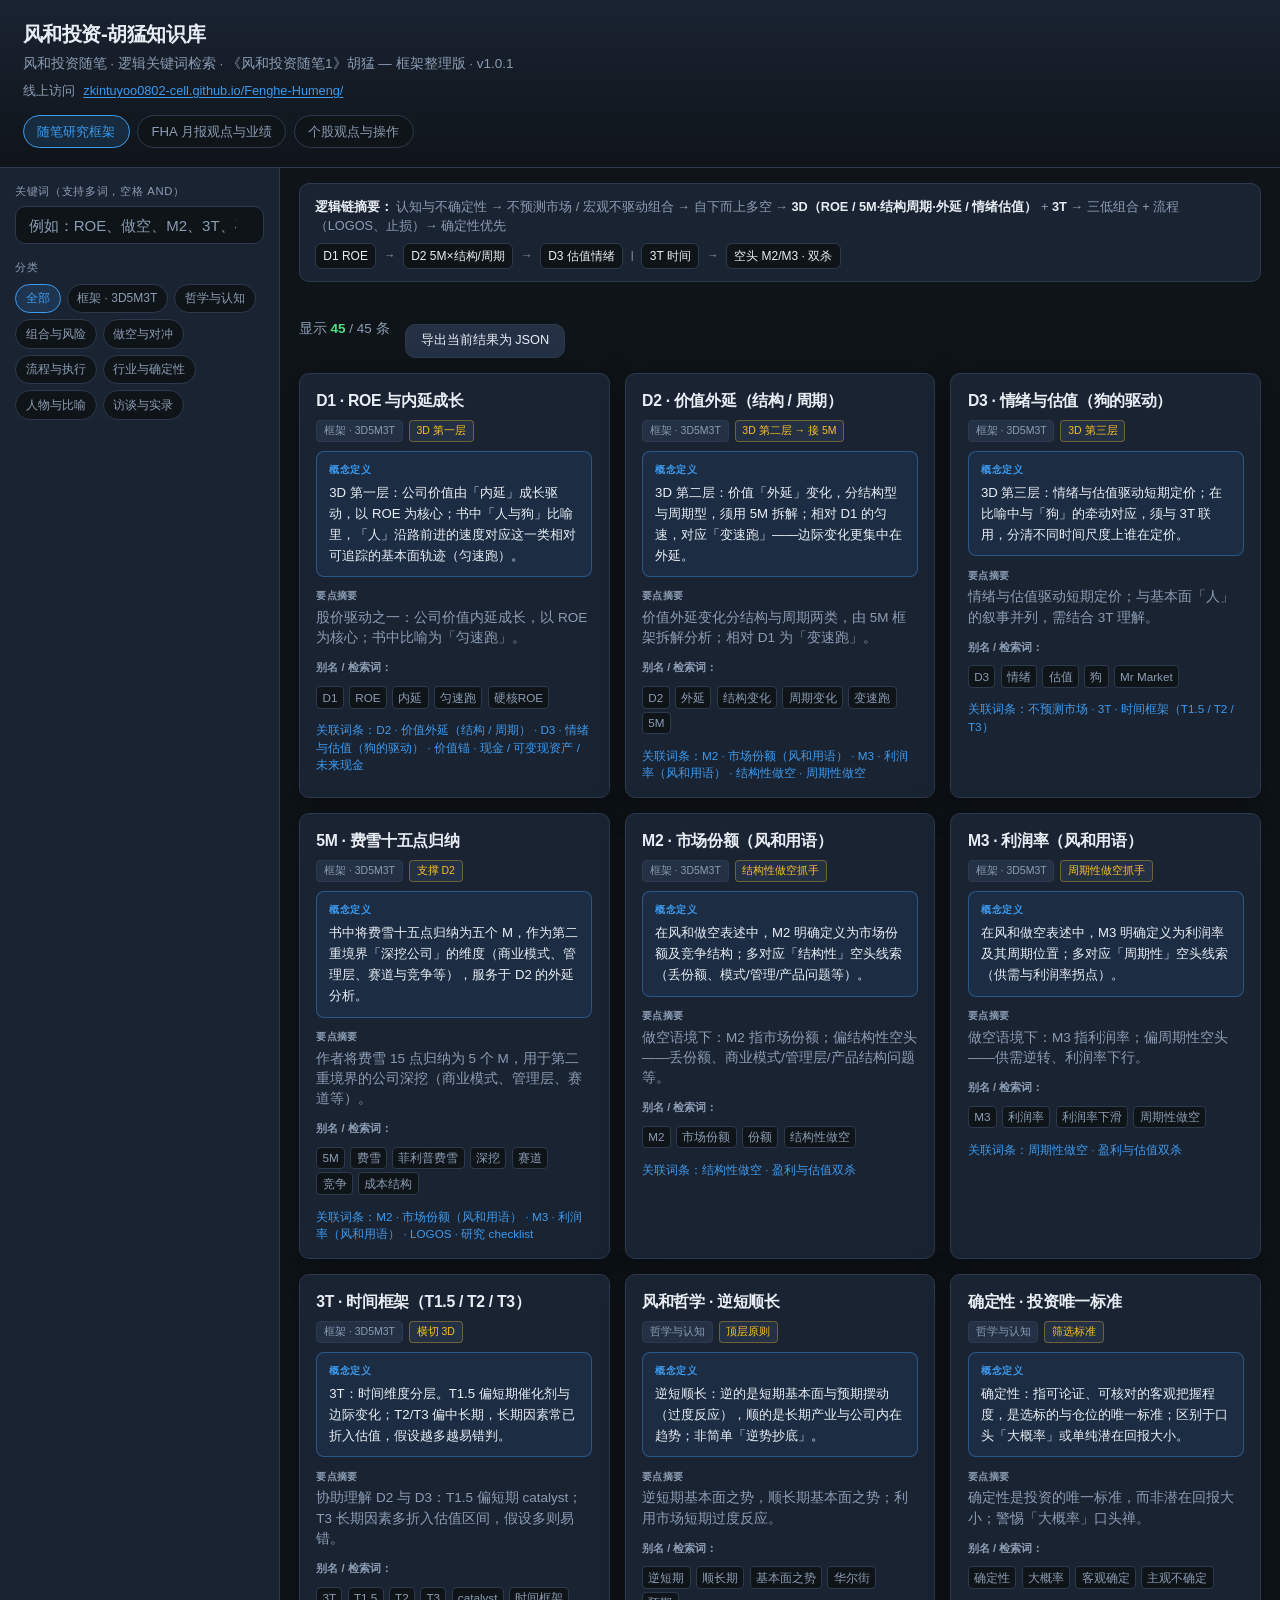
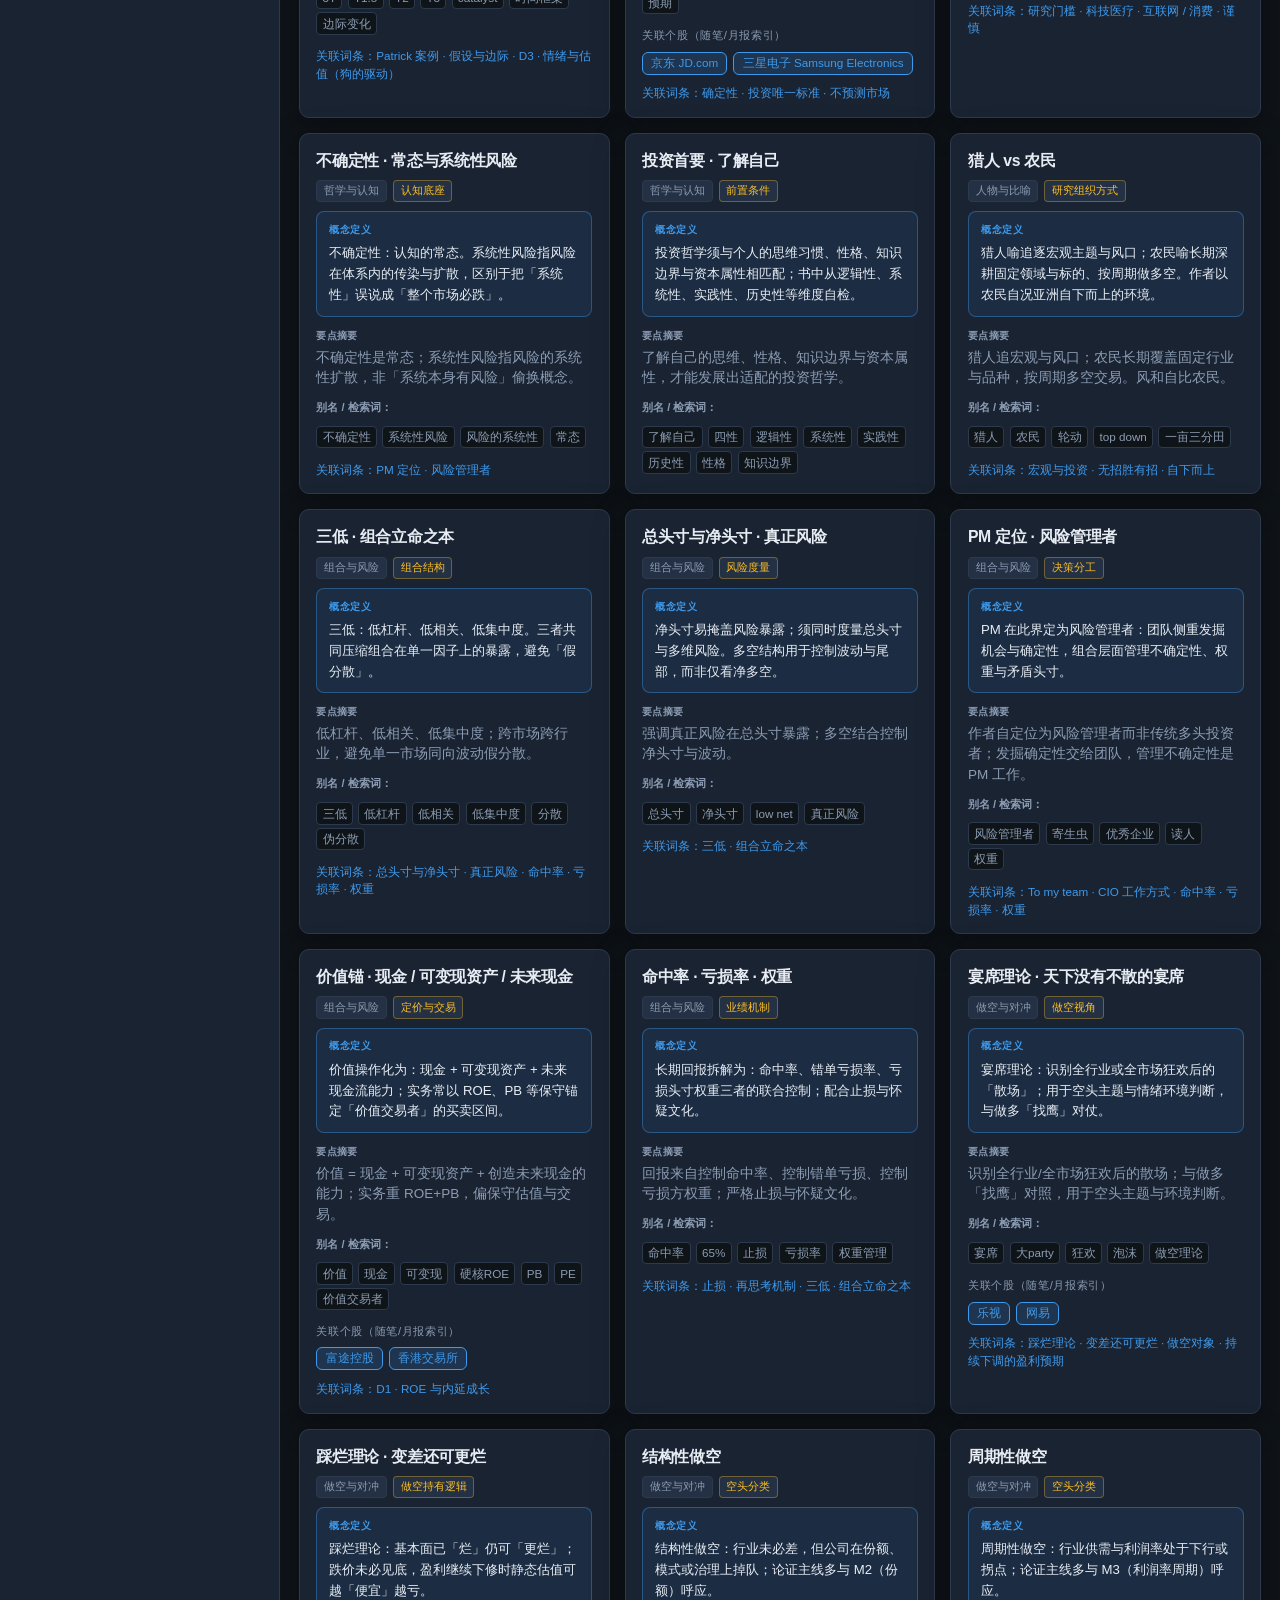
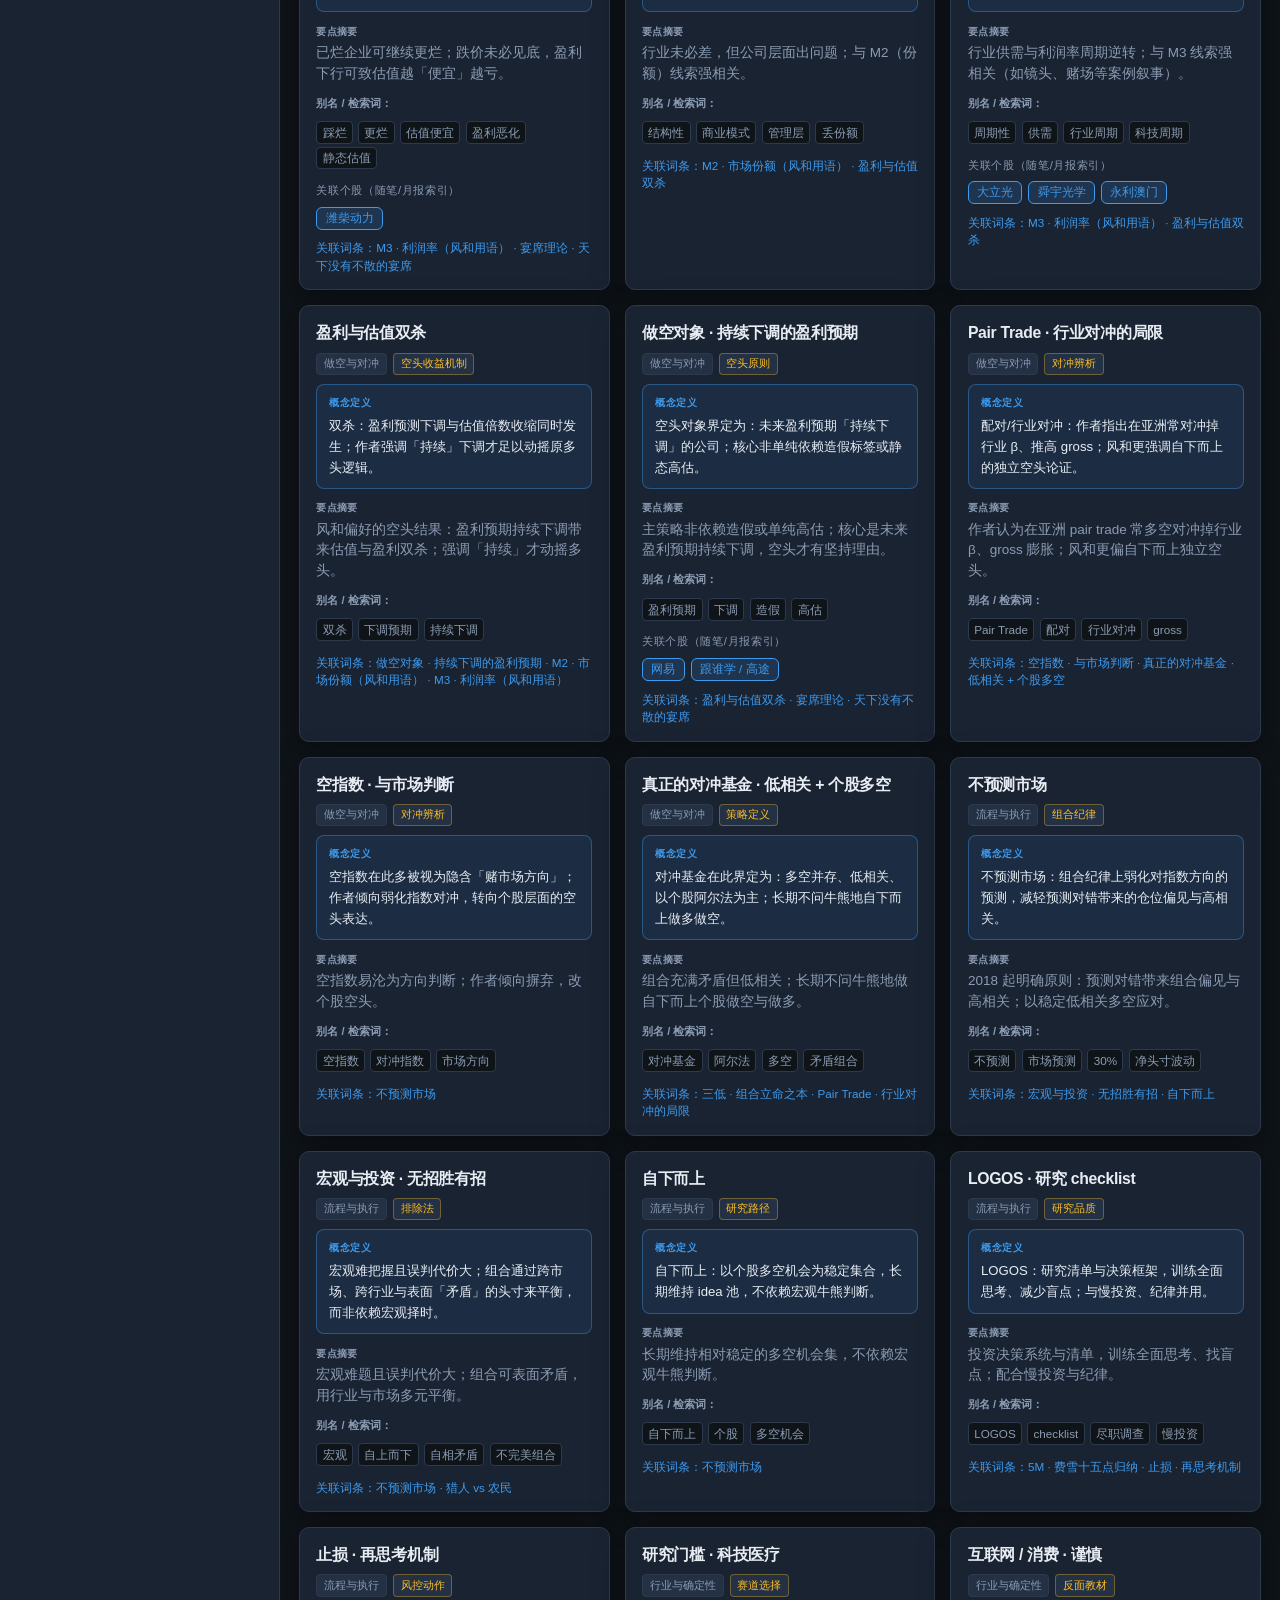
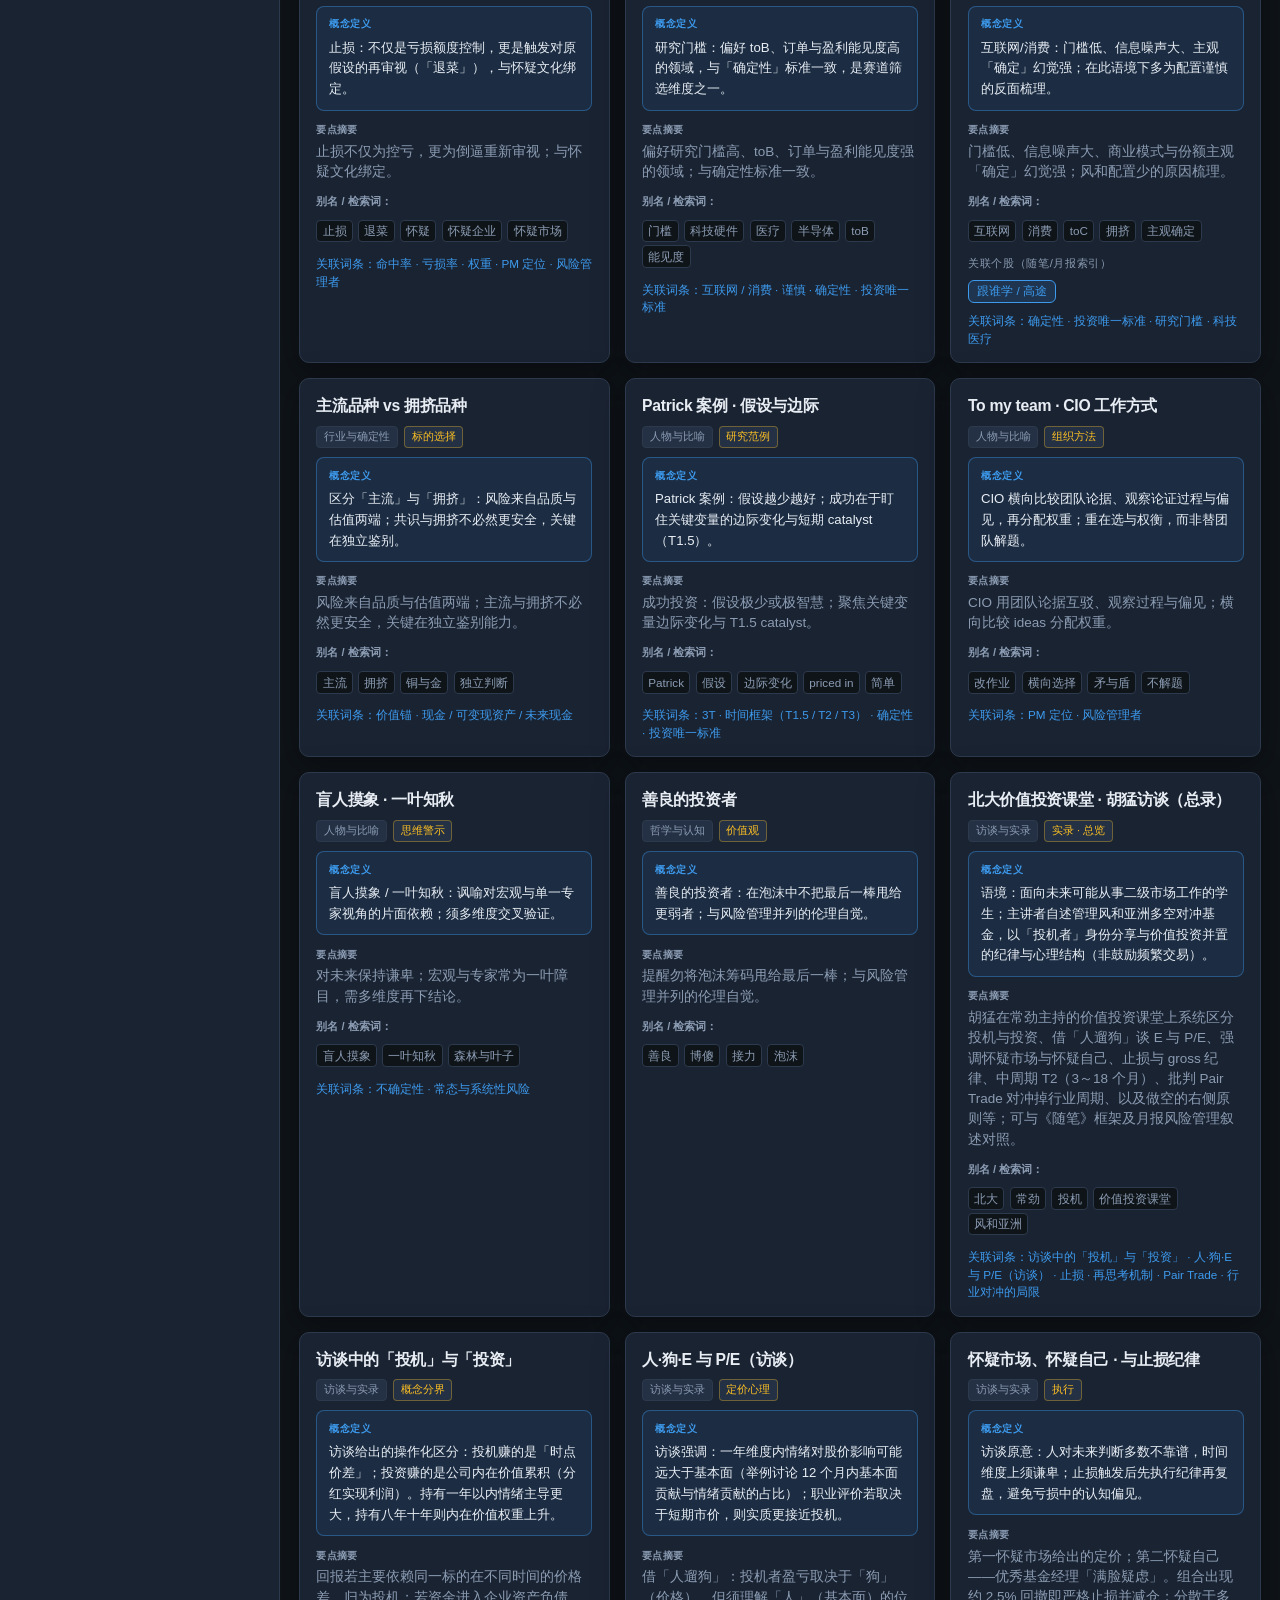
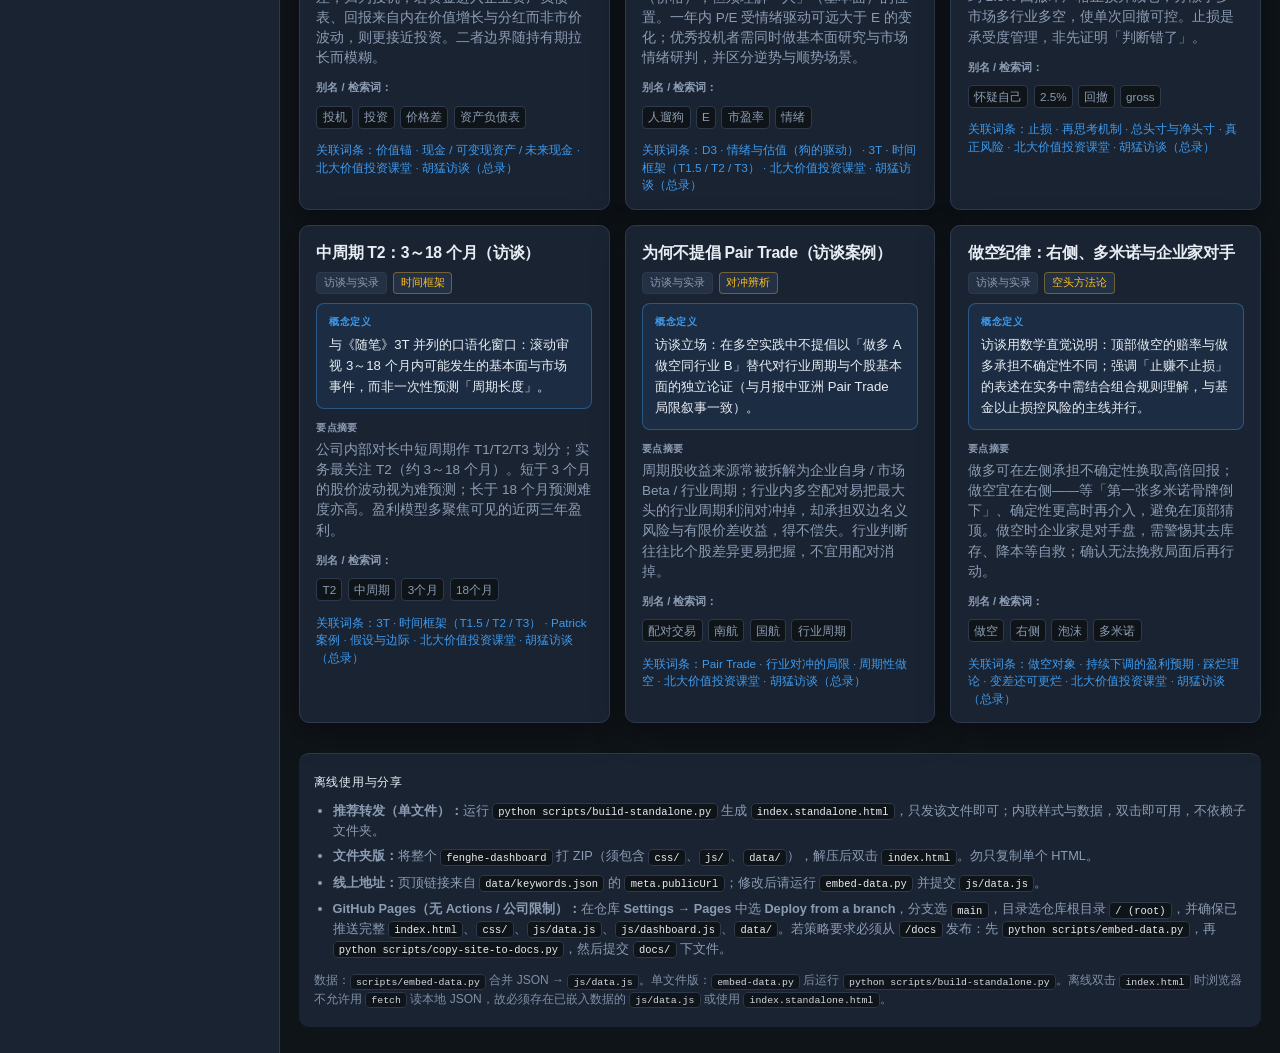
<file: index.html>
<!DOCTYPE html>
<html lang="zh-CN">
  <head>
    <meta charset="utf-8" />
    <meta name="viewport" content="width=device-width, initial-scale=1" />
    <title>风和投资-胡猛知识库</title>
    <style id="kb-critical-fallback">
      /* 不依赖 dashboard.css：资源缺失时仍能显示告警 */
      #kb-asset-warning {
        display: none;
        box-sizing: border-box;
        margin: 0;
        padding: 12px 16px;
        background: #fef2f2;
        border-bottom: 2px solid #ef4444;
        color: #111;
        font: 14px/1.55 "Microsoft YaHei", "微软雅黑", sans-serif;
      }
      #kb-asset-warning.show {
        display: block;
      }
      #kb-asset-warning code {
        background: #fee2e2;
        padding: 0 4px;
        border-radius: 3px;
        font-size: 0.92em;
      }
    </style>
    <link rel="stylesheet" href="css/dashboard.css" />
  </head>
  <body>
    <div id="kb-asset-warning" role="alert" hidden>
      <strong>无法加载样式或数据。</strong>
      常见原因：① 只复制了单个 HTML，未带上同级的 <code>css/</code>、<code>js/</code> 文件夹；② ZIP 未完整解压或路径被移动。
      请把<strong>整个</strong>知识库文件夹解压到本地，再双击其中的 <code>index.html</code>。
      若需「单文件」转发，请使用同目录下的 <code>index.standalone.html</code>（生成方式见页脚说明）。
    </div>
    <header class="app-header">
      <h1 id="meta-title">风和投资-胡猛知识库</h1>
      <p class="subtitle" id="meta-subtitle"></p>
      <p class="public-link-wrap" id="public-link-wrap" hidden>
        <span class="public-link-label">线上访问</span>
        <a id="public-url-link" href="#" target="_blank" rel="noopener noreferrer"></a>
      </p>
      <nav class="view-tabs" id="view-tabs" aria-label="视图切换">
        <button type="button" class="view-tab active" data-view="framework" aria-selected="true">
          随笔研究框架
        </button>
        <button type="button" class="view-tab" data-view="monthly" aria-selected="false">
          FHA 月报观点与业绩
        </button>
        <button type="button" class="view-tab" data-view="stocks" aria-selected="false">
          个股观点与操作
        </button>
      </nav>
    </header>

    <div class="layout">
      <aside class="sidebar" id="sidebar-framework" aria-label="框架筛选">
        <div class="search-wrap">
          <label for="search">关键词（支持多词，空格 AND）</label>
          <input
            id="search"
            type="search"
            placeholder="例如：ROE、做空、M2、3T、确定性…"
            autocomplete="off"
          />
        </div>
        <p class="category-label">分类</p>
        <div id="category-chips" class="category-chips"></div>
      </aside>

      <aside class="sidebar hidden" id="sidebar-monthly" aria-label="月报筛选">
        <div class="search-wrap">
          <label for="search-monthly">检索月报（观点 / 业绩 / 对照标签）</label>
          <input
            id="search-monthly"
            type="search"
            placeholder="例如：止损、AI、gross、3D、恒瑞…"
            autocomplete="off"
          />
        </div>
        <p class="category-label">年份</p>
        <div id="year-chips" class="category-chips"></div>
      </aside>

      <aside class="sidebar hidden" id="sidebar-stocks" aria-label="个股筛选">
        <div class="search-wrap">
          <label for="search-stock">检索个股（名称 / 代码 / 别名）</label>
          <input
            id="search-stock"
            type="search"
            placeholder="例如：恒瑞、三星、600276、ALGN…"
            autocomplete="off"
          />
        </div>
        <p class="category-label">标的列表</p>
        <div id="stock-list" class="stock-list" role="listbox" aria-label="个股列表"></div>
      </aside>

      <main class="main">
        <div id="panel-framework">
        <div class="logic-strip" role="region" aria-label="逻辑链摘要">
          <strong>逻辑链摘要：</strong>
          认知与不确定性 → 不预测市场 / 宏观不驱动组合 → 自下而上多空 →
          <strong>3D（ROE / 5M·结构周期·外延 / 情绪估值）</strong> +
          <strong>3T</strong> → 三低组合 + 流程（LOGOS、止损）→ 确定性优先
          <div class="logic-flow" aria-hidden="true">
            <span class="flow-item">D1 ROE</span>
            <span class="arrow">→</span>
            <span class="flow-item">D2 5M×结构/周期</span>
            <span class="arrow">→</span>
            <span class="flow-item">D3 估值情绪</span>
            <span class="arrow">|</span>
            <span class="flow-item">3T 时间</span>
            <span class="arrow">→</span>
            <span class="flow-item">空头 M2/M3 · 双杀</span>
          </div>
        </div>

        <div class="stats-bar">
          <span>显示 <span class="count" id="stat-count">0</span> / <span id="stat-total">0</span> 条</span>
          <div class="footer-actions">
            <button type="button" class="export" id="export-json">导出当前结果为 JSON</button>
          </div>
        </div>

        <div id="card-grid" class="card-grid"></div>
        </div>

        <div id="panel-monthly" class="hidden">
          <div class="monthly-intro" id="monthly-intro"></div>
          <div id="monthly-chart-wrap" class="monthly-chart-wrap" aria-label="月度收益图表"></div>
          <div class="monthly-table-wrap">
            <table class="monthly-table" id="monthly-table" aria-label="月度业绩一览">
              <thead>
                <tr>
                  <th>期间</th>
                  <th>MTD</th>
                  <th>YTD</th>
                  <th>TTM</th>
                  <th>杠杆</th>
                  <th>AUM (US$m)</th>
                </tr>
              </thead>
              <tbody id="monthly-table-body"></tbody>
            </table>
          </div>
          <div class="stats-bar">
            <span>月报 <span class="count" id="monthly-stat-count">0</span> / <span id="monthly-stat-total">0</span> 期</span>
            <div class="footer-actions">
              <button type="button" class="export" id="export-monthly-json">导出当前筛选月报 JSON</button>
            </div>
          </div>
          <div id="monthly-card-grid" class="card-grid monthly-card-grid"></div>
        </div>

        <div id="panel-stocks" class="hidden">
          <div class="stock-panel-intro" id="stock-panel-intro"></div>
          <div class="stats-bar">
            <span>已选标的的历史表述 <span class="count" id="stock-mention-count">0</span> 条</span>
            <div class="footer-actions">
              <button type="button" class="export" id="export-stock-json">导出当前个股 JSON</button>
            </div>
          </div>
          <div id="stock-detail" class="stock-detail"></div>
        </div>

        <footer class="site-footer" id="site-footer">
          <p class="site-footer-title">离线使用与分享</p>
          <ul class="site-footer-list">
            <li><strong>推荐转发（单文件）：</strong>运行 <code>python scripts/build-standalone.py</code> 生成 <code>index.standalone.html</code>，只发该文件即可；内联样式与数据，双击即可用，不依赖子文件夹。</li>
            <li><strong>文件夹版：</strong>将整个 <code>fenghe-dashboard</code> 打 ZIP（须包含 <code>css/</code>、<code>js/</code>、<code>data/</code>），解压后双击 <code>index.html</code>。勿只复制单个 HTML。</li>
            <li><strong>线上地址：</strong>页顶链接来自 <code>data/keywords.json</code> 的 <code>meta.publicUrl</code>；修改后请运行 <code>embed-data.py</code> 并提交 <code>js/data.js</code>。</li>
            <li><strong>GitHub Pages（无 Actions / 公司限制）：</strong>在仓库 <strong>Settings → Pages</strong> 中选 <strong>Deploy from a branch</strong>，分支选 <code>main</code>，目录选仓库根目录 <code>/ (root)</code>，并确保已推送完整 <code>index.html</code>、<code>css/</code>、<code>js/data.js</code>、<code>js/dashboard.js</code>、<code>data/</code>。若策略要求必须从 <code>/docs</code> 发布：先 <code>python scripts/embed-data.py</code>，再 <code>python scripts/copy-site-to-docs.py</code>，然后提交 <code>docs/</code> 下文件。</li>
          </ul>
          <p class="site-footer-meta">数据：<code>scripts/embed-data.py</code> 合并 JSON → <code>js/data.js</code>。单文件版：<code>embed-data.py</code> 后运行 <code>python scripts/build-standalone.py</code>。离线双击 <code>index.html</code> 时浏览器不允许用 <code>fetch</code> 读本地 JSON，故必须存在已嵌入数据的 <code>js/data.js</code> 或使用 <code>index.standalone.html</code>。</p>
        </footer>
      </main>
    </div>

    <script src="js/data.js" defer></script>
    <script src="js/dashboard.js" defer></script>
    <script>
      (function () {
        function checkAssets() {
          var link = document.querySelector('link[href*="dashboard.css"]');
          var cssOk;
          if (link) {
            cssOk = !!link.sheet;
          } else {
            cssOk = document.querySelectorAll("head > style").length >= 2;
          }
          var dataOk =
            typeof window.__FENGHE_KB__ === "object" && window.__FENGHE_KB__ !== null;
          if (!cssOk || !dataOk) {
            var w = document.getElementById("kb-asset-warning");
            if (w) {
              w.hidden = false;
              w.classList.add("show");
            }
          }
        }
        window.addEventListener("load", checkAssets);
      })();
    </script>
  </body>
</html>
</file>
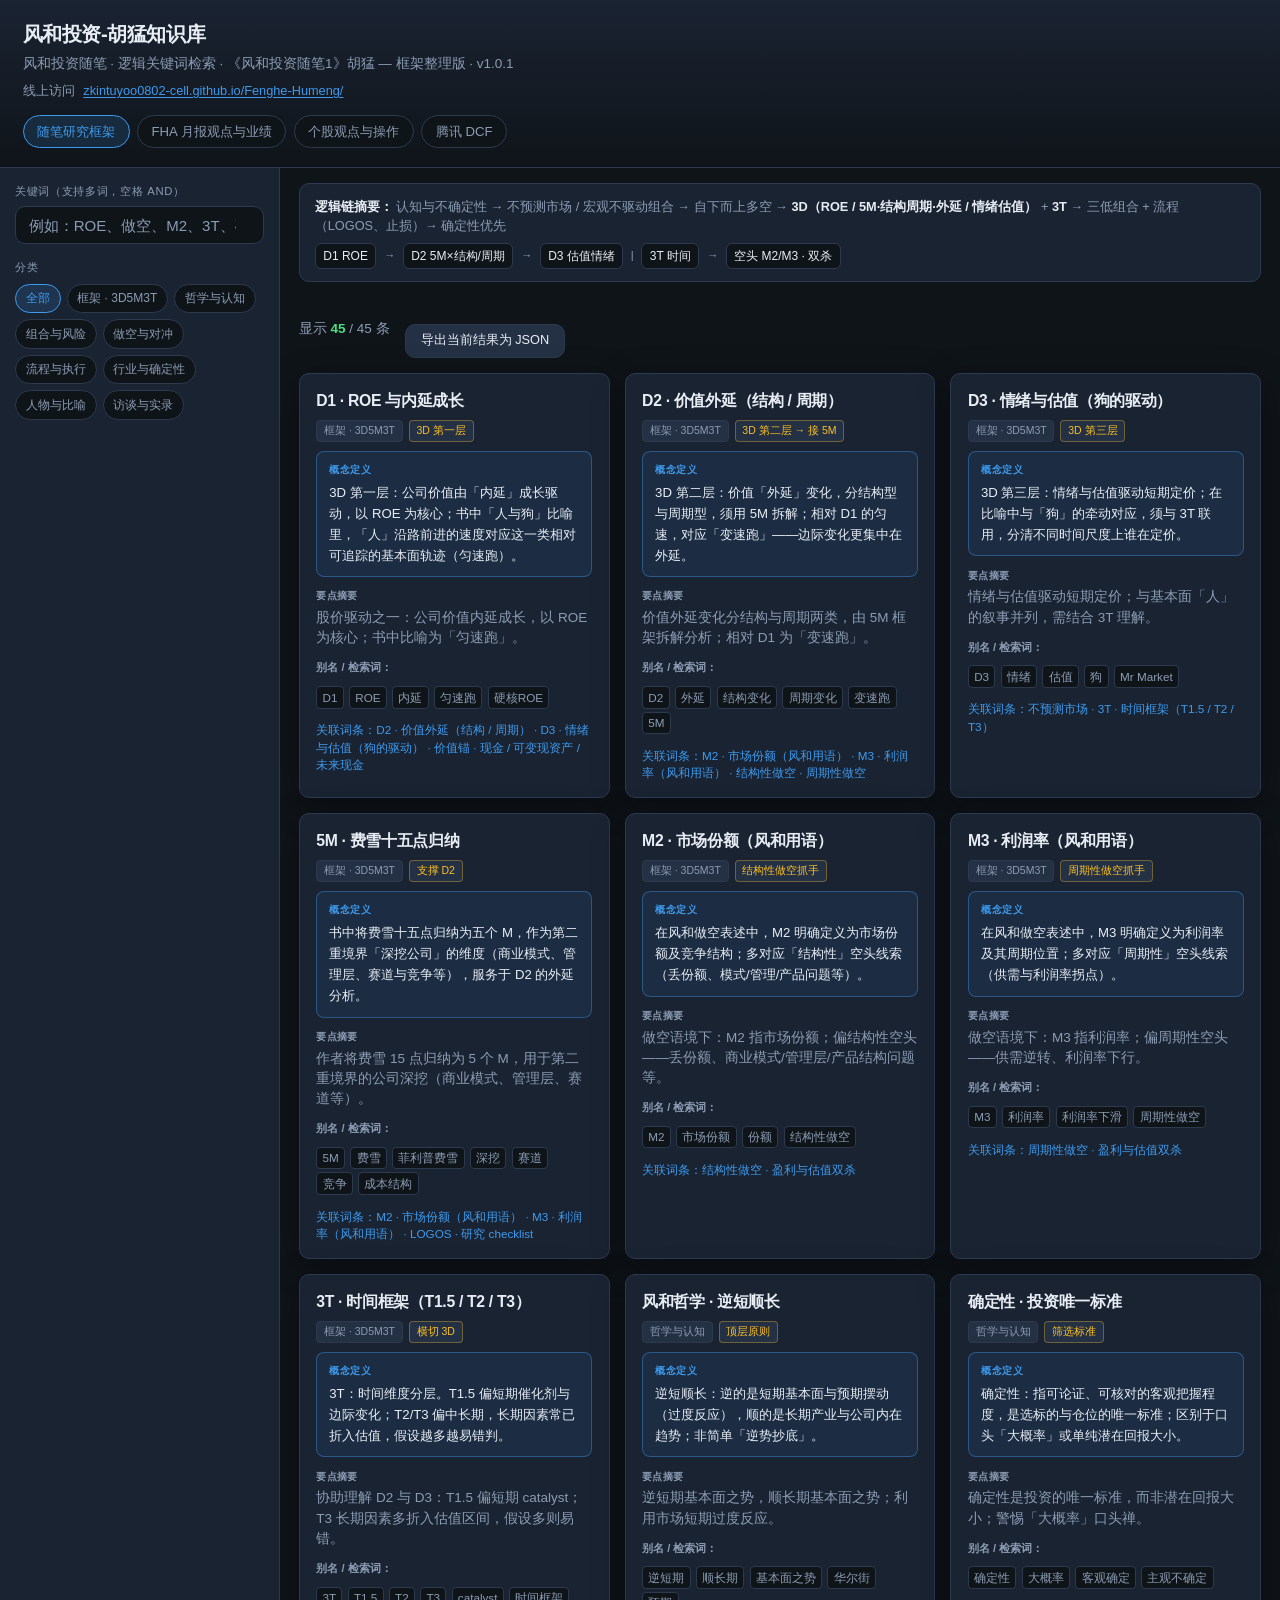
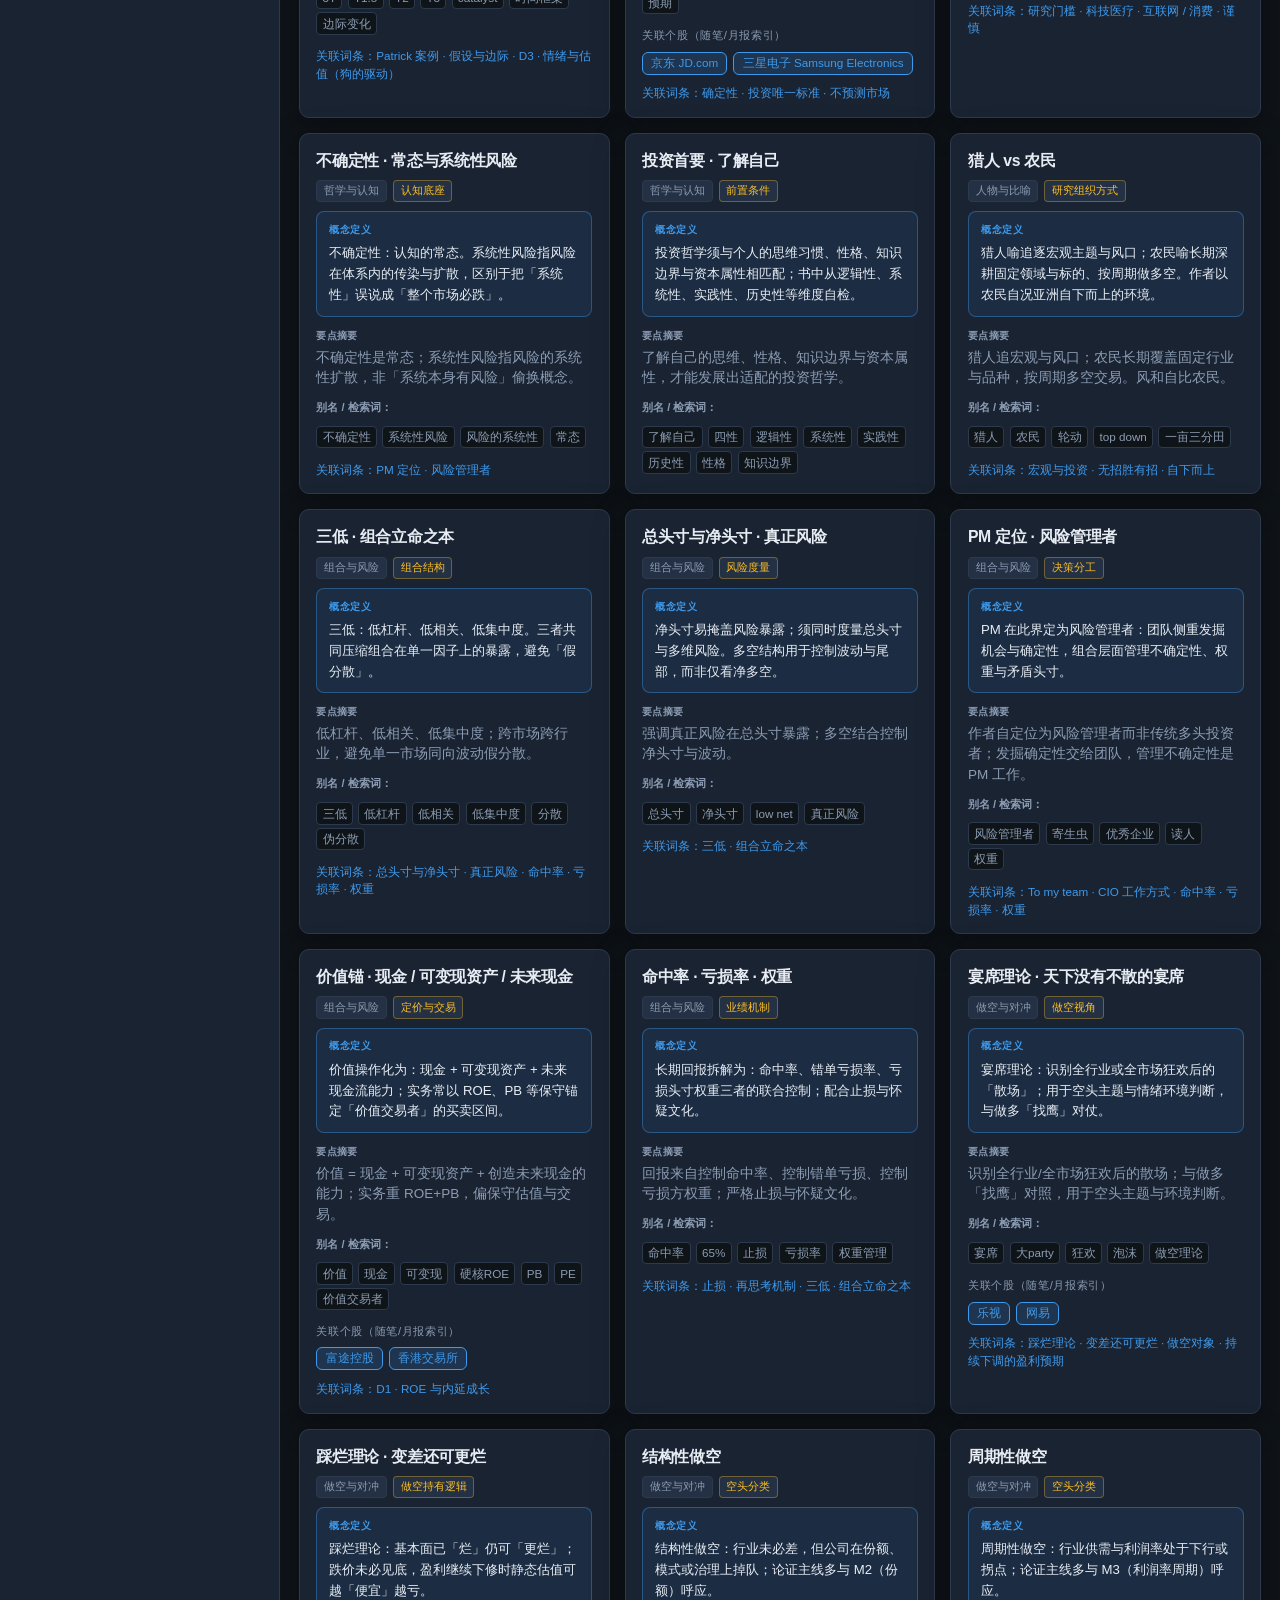
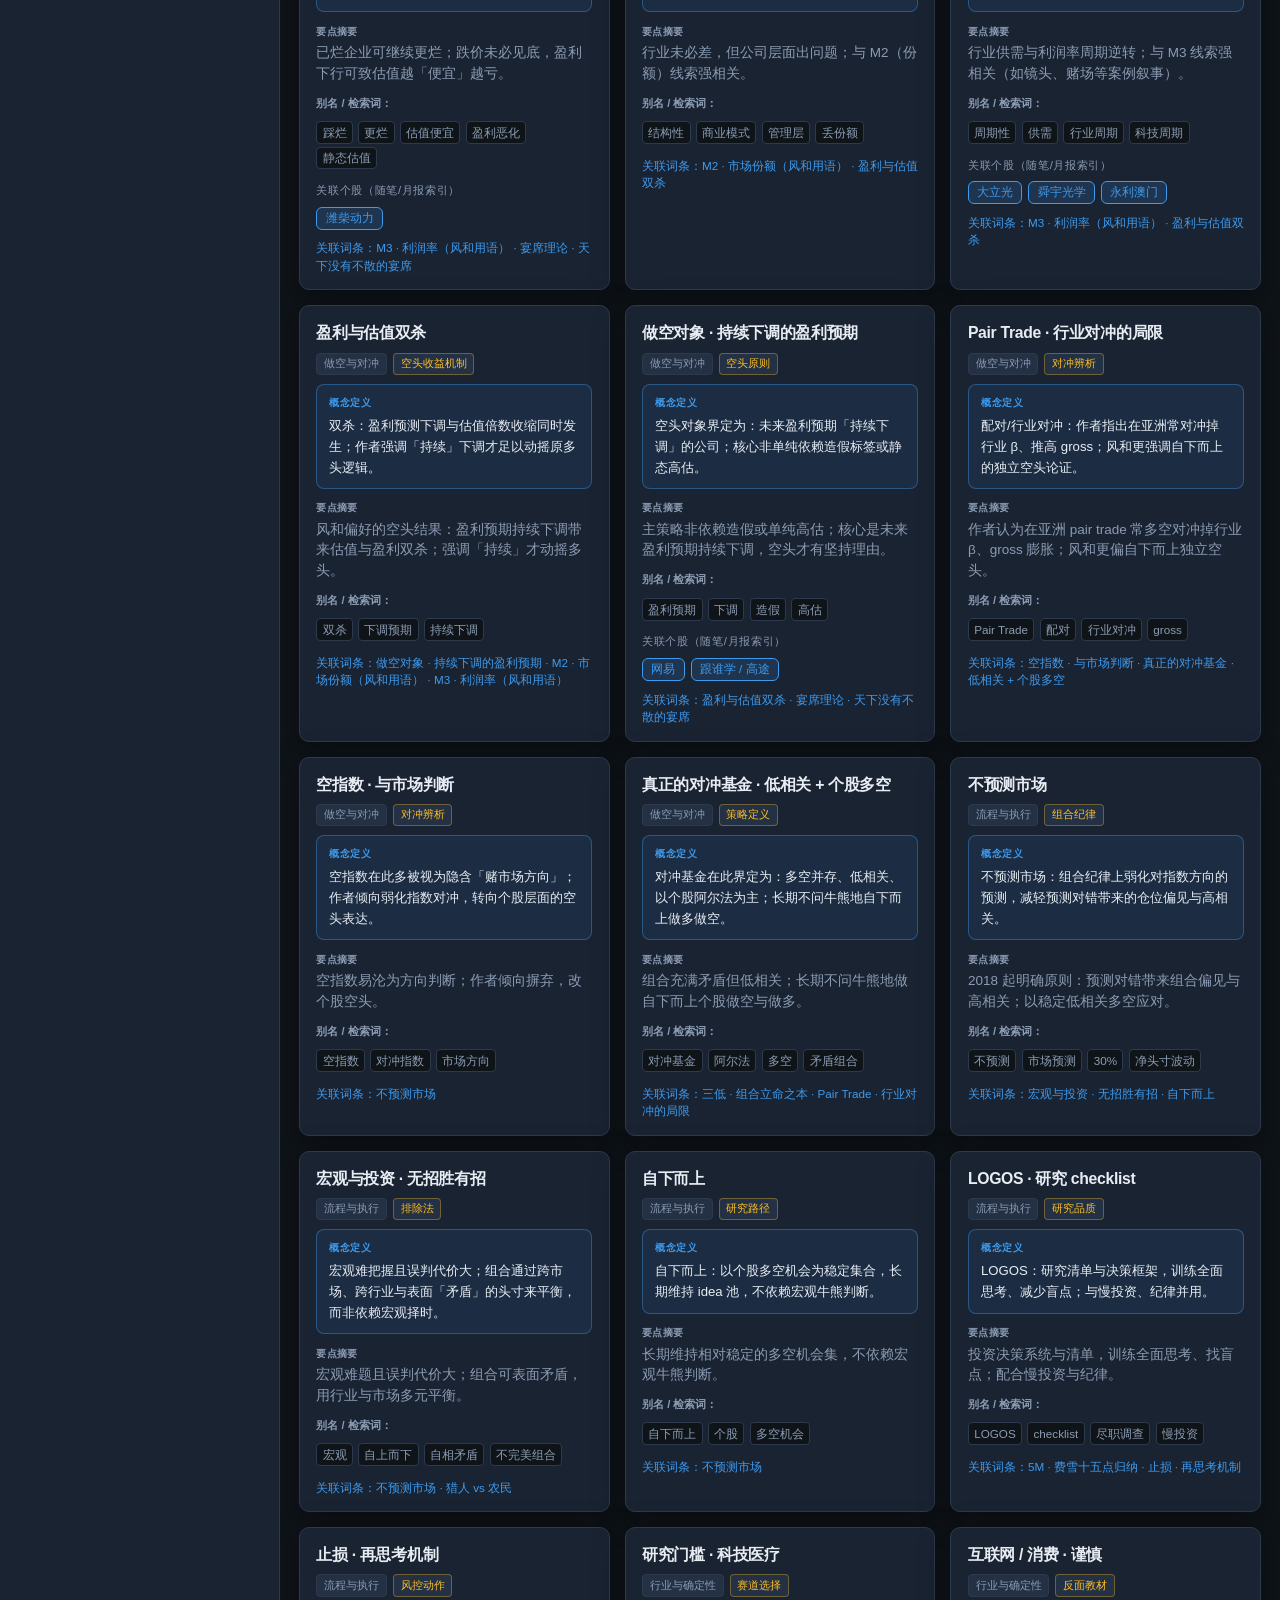
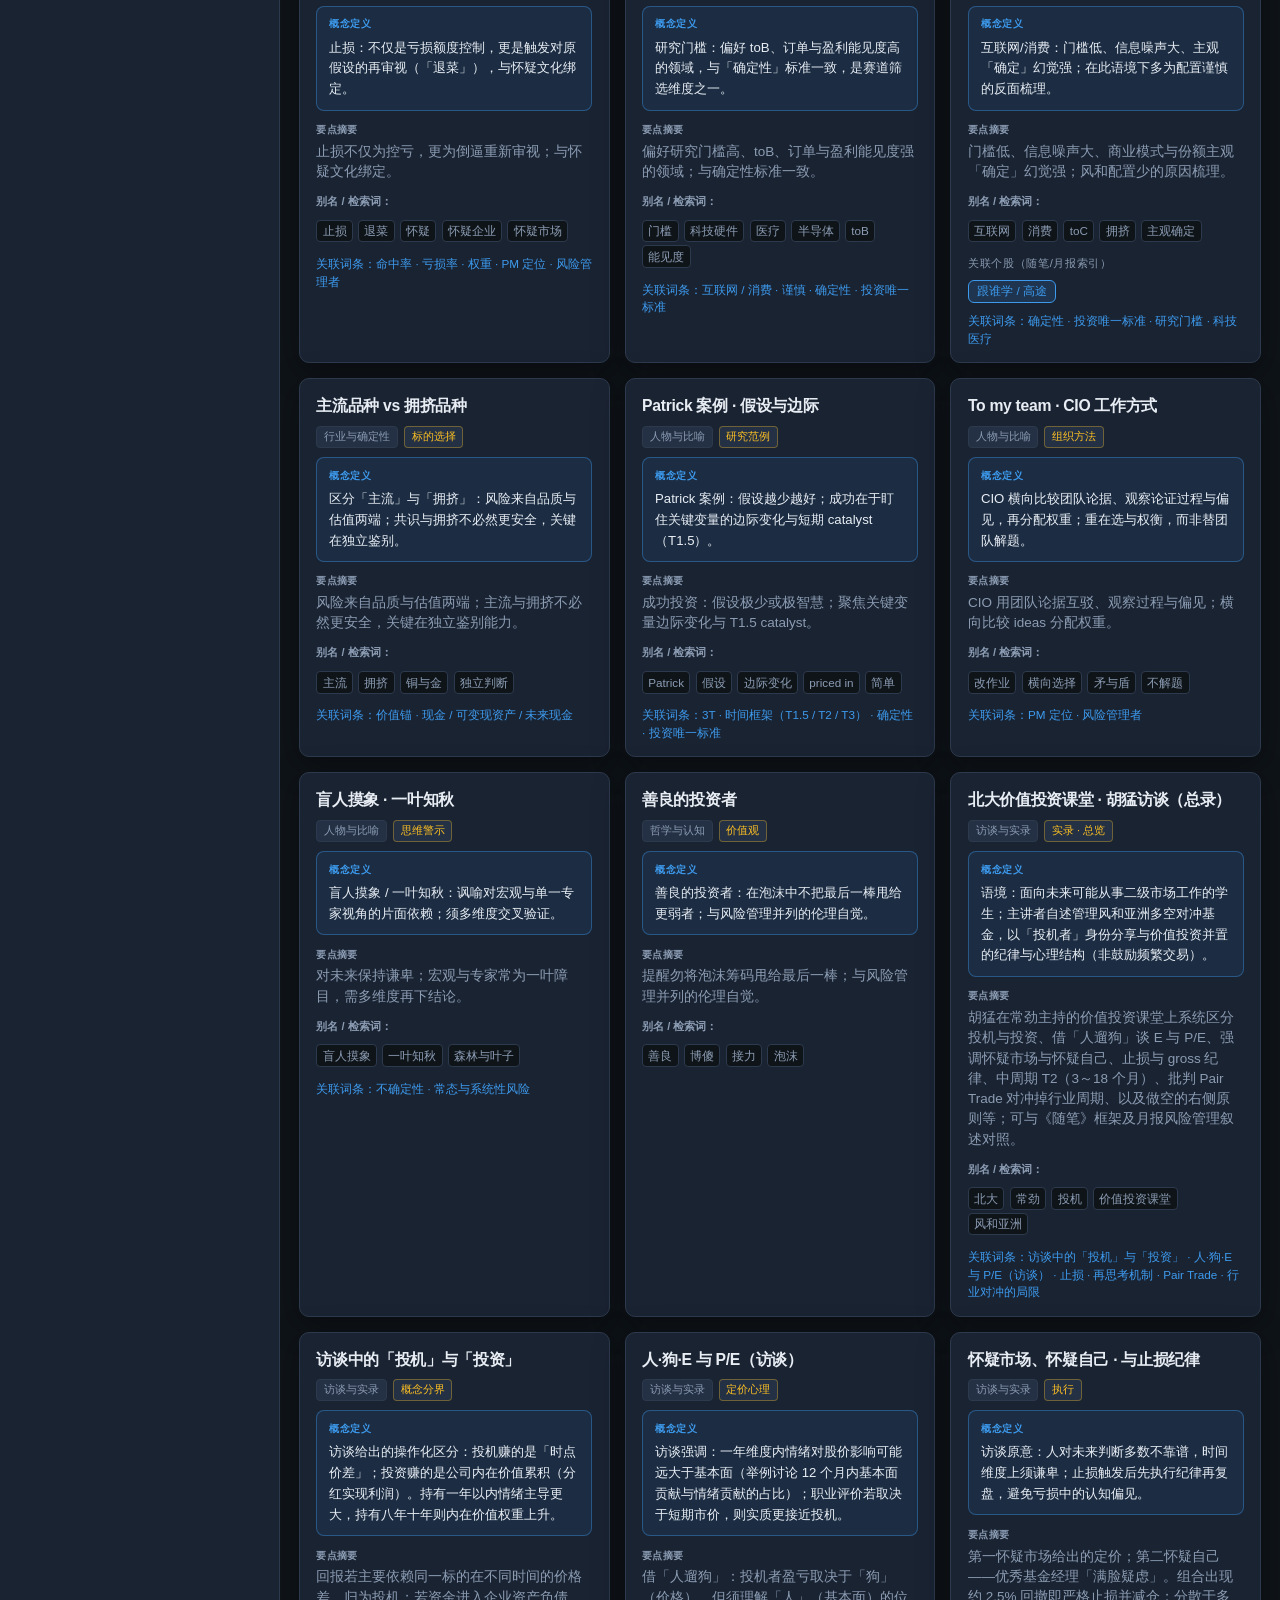
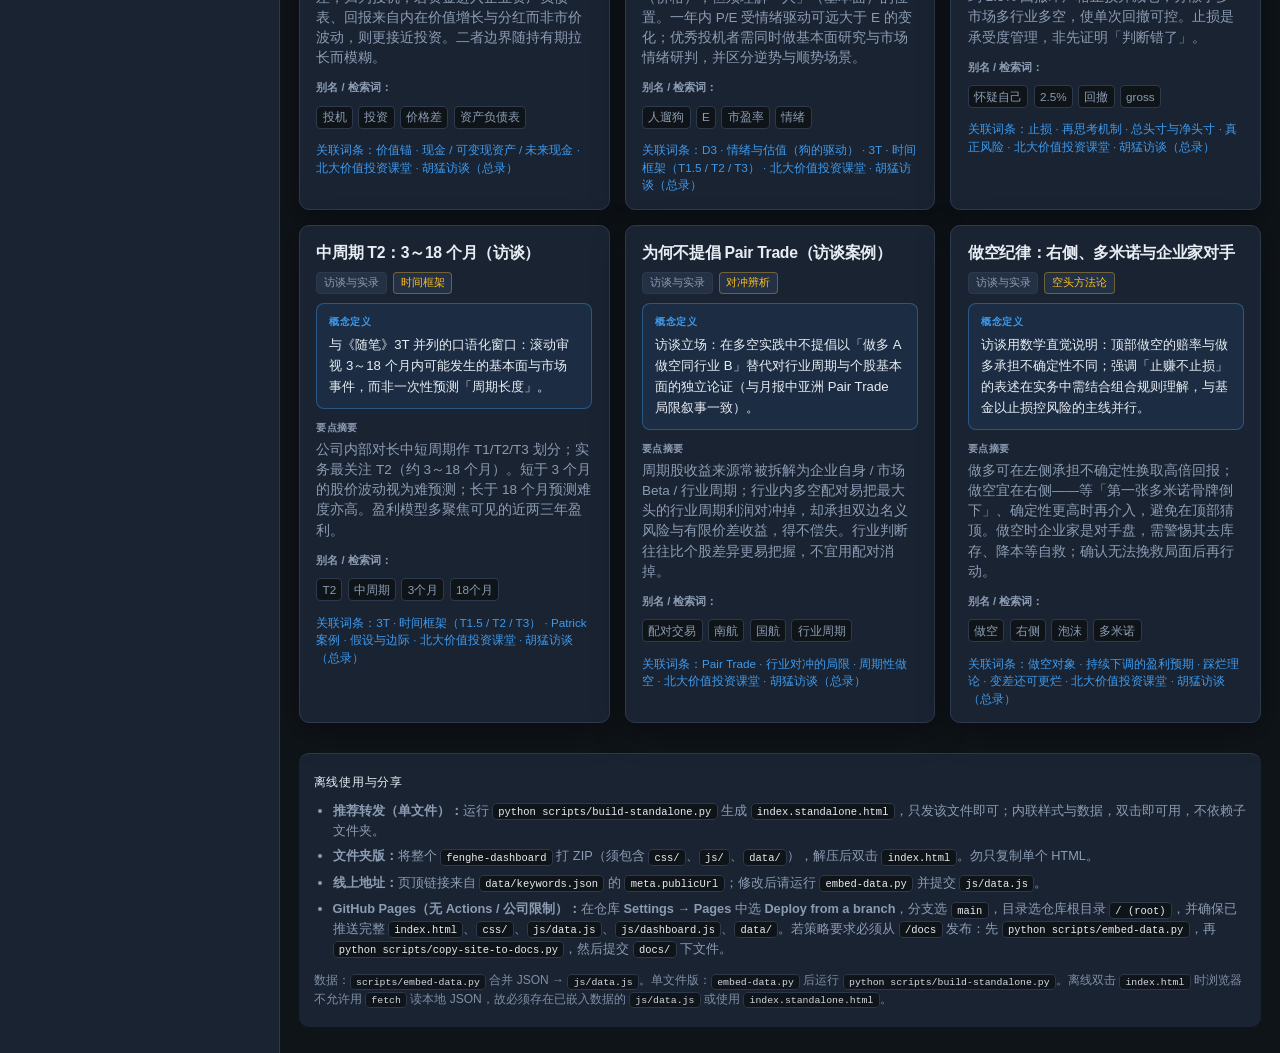
<file: docs/index.html>
<!DOCTYPE html>
<html lang="zh-CN">
  <head>
    <meta charset="utf-8" />
    <meta name="viewport" content="width=device-width, initial-scale=1" />
    <title>风和投资-胡猛知识库</title>
    <style id="kb-critical-fallback">
      /* 不依赖 dashboard.css：资源缺失时仍能显示告警 */
      #kb-asset-warning {
        display: none;
        box-sizing: border-box;
        margin: 0;
        padding: 12px 16px;
        background: #fef2f2;
        border-bottom: 2px solid #ef4444;
        color: #111;
        font: 14px/1.55 "Microsoft YaHei", "微软雅黑", sans-serif;
      }
      #kb-asset-warning.show {
        display: block;
      }
      #kb-asset-warning code {
        background: #fee2e2;
        padding: 0 4px;
        border-radius: 3px;
        font-size: 0.92em;
      }
    </style>
    <link rel="stylesheet" href="css/dashboard.css" />
  </head>
  <body>
    <div id="kb-asset-warning" role="alert" hidden>
      <strong>无法加载样式或数据。</strong>
      常见原因：① 只复制了单个 HTML，未带上同级的 <code>css/</code>、<code>js/</code> 文件夹；② ZIP 未完整解压或路径被移动。
      请把<strong>整个</strong>知识库文件夹解压到本地，再双击其中的 <code>index.html</code>。
      若需「单文件」转发，请使用同目录下的 <code>index.standalone.html</code>（生成方式见页脚说明）。
    </div>
    <header class="app-header">
      <h1 id="meta-title">风和投资-胡猛知识库</h1>
      <p class="subtitle" id="meta-subtitle"></p>
      <p class="public-link-wrap" id="public-link-wrap" hidden>
        <span class="public-link-label">线上访问</span>
        <a id="public-url-link" href="#" target="_blank" rel="noopener noreferrer"></a>
      </p>
      <nav class="view-tabs" id="view-tabs" aria-label="视图切换">
        <button type="button" class="view-tab active" data-view="framework" aria-selected="true">
          随笔研究框架
        </button>
        <button type="button" class="view-tab" data-view="monthly" aria-selected="false">
          FHA 月报观点与业绩
        </button>
        <button type="button" class="view-tab" data-view="stocks" aria-selected="false">
          个股观点与操作
        </button>
        <button type="button" class="view-tab" data-view="dcf" aria-selected="false">
          腾讯 DCF
        </button>
      </nav>
    </header>

    <div class="layout">
      <aside class="sidebar" id="sidebar-framework" aria-label="框架筛选">
        <div class="search-wrap">
          <label for="search">关键词（支持多词，空格 AND）</label>
          <input
            id="search"
            type="search"
            placeholder="例如：ROE、做空、M2、3T、确定性…"
            autocomplete="off"
          />
        </div>
        <p class="category-label">分类</p>
        <div id="category-chips" class="category-chips"></div>
      </aside>

      <aside class="sidebar hidden" id="sidebar-monthly" aria-label="月报筛选">
        <div class="search-wrap">
          <label for="search-monthly">检索月报（观点 / 业绩 / 对照标签）</label>
          <input
            id="search-monthly"
            type="search"
            placeholder="例如：止损、AI、gross、3D、恒瑞…"
            autocomplete="off"
          />
        </div>
        <p class="category-label">年份</p>
        <div id="year-chips" class="category-chips"></div>
      </aside>

      <aside class="sidebar hidden" id="sidebar-dcf" aria-label="腾讯 DCF">
        <p class="category-label">说明</p>
        <p class="dcf-sidebar-hint">
          面板由 <code>tencent-dcf/tencent_dcf.py --export-panel</code> 生成，写入本目录下
          <code>tencent-dcf-panel.html</code>。生成后在本页刷新即可；若空白请先运行上述命令。
        </p>
      </aside>

      <aside class="sidebar hidden" id="sidebar-stocks" aria-label="个股筛选">
        <div class="search-wrap">
          <label for="search-stock">检索个股（名称 / 代码 / 别名）</label>
          <input
            id="search-stock"
            type="search"
            placeholder="例如：恒瑞、三星、600276、ALGN…"
            autocomplete="off"
          />
        </div>
        <p class="category-label">标的列表</p>
        <div id="stock-list" class="stock-list" role="listbox" aria-label="个股列表"></div>
      </aside>

      <main class="main">
        <div id="panel-framework">
        <div class="logic-strip" role="region" aria-label="逻辑链摘要">
          <strong>逻辑链摘要：</strong>
          认知与不确定性 → 不预测市场 / 宏观不驱动组合 → 自下而上多空 →
          <strong>3D（ROE / 5M·结构周期·外延 / 情绪估值）</strong> +
          <strong>3T</strong> → 三低组合 + 流程（LOGOS、止损）→ 确定性优先
          <div class="logic-flow" aria-hidden="true">
            <span class="flow-item">D1 ROE</span>
            <span class="arrow">→</span>
            <span class="flow-item">D2 5M×结构/周期</span>
            <span class="arrow">→</span>
            <span class="flow-item">D3 估值情绪</span>
            <span class="arrow">|</span>
            <span class="flow-item">3T 时间</span>
            <span class="arrow">→</span>
            <span class="flow-item">空头 M2/M3 · 双杀</span>
          </div>
        </div>

        <div class="stats-bar">
          <span>显示 <span class="count" id="stat-count">0</span> / <span id="stat-total">0</span> 条</span>
          <div class="footer-actions">
            <button type="button" class="export" id="export-json">导出当前结果为 JSON</button>
          </div>
        </div>

        <div id="card-grid" class="card-grid"></div>
        </div>

        <div id="panel-monthly" class="hidden">
          <div class="monthly-intro" id="monthly-intro"></div>
          <div id="monthly-chart-wrap" class="monthly-chart-wrap" aria-label="月度收益图表"></div>
          <div class="monthly-table-wrap">
            <table class="monthly-table" id="monthly-table" aria-label="月度业绩一览">
              <thead>
                <tr>
                  <th>期间</th>
                  <th>MTD</th>
                  <th>YTD</th>
                  <th>TTM</th>
                  <th>杠杆</th>
                  <th>AUM (US$m)</th>
                </tr>
              </thead>
              <tbody id="monthly-table-body"></tbody>
            </table>
          </div>
          <div class="stats-bar">
            <span>月报 <span class="count" id="monthly-stat-count">0</span> / <span id="monthly-stat-total">0</span> 期</span>
            <div class="footer-actions">
              <button type="button" class="export" id="export-monthly-json">导出当前筛选月报 JSON</button>
            </div>
          </div>
          <div id="monthly-card-grid" class="card-grid monthly-card-grid"></div>
        </div>

        <div id="panel-dcf" class="hidden">
          <div class="dcf-panel-frame" role="region" aria-label="腾讯控股 DCF 模型">
            <iframe
              class="dcf-iframe"
              title="腾讯 DCF 面板"
              src="tencent-dcf-panel.html"
            ></iframe>
          </div>
        </div>

        <div id="panel-stocks" class="hidden">
          <div class="stock-panel-intro" id="stock-panel-intro"></div>
          <div class="stats-bar">
            <span>已选标的的历史表述 <span class="count" id="stock-mention-count">0</span> 条</span>
            <div class="footer-actions">
              <button type="button" class="export" id="export-stock-json">导出当前个股 JSON</button>
            </div>
          </div>
          <div id="stock-detail" class="stock-detail"></div>
        </div>

        <footer class="site-footer" id="site-footer">
          <p class="site-footer-title">离线使用与分享</p>
          <ul class="site-footer-list">
            <li><strong>推荐转发（单文件）：</strong>运行 <code>python scripts/build-standalone.py</code> 生成 <code>index.standalone.html</code>，只发该文件即可；内联样式与数据，双击即可用，不依赖子文件夹。</li>
            <li><strong>文件夹版：</strong>将整个 <code>fenghe-dashboard</code> 打 ZIP（须包含 <code>css/</code>、<code>js/</code>、<code>data/</code>），解压后双击 <code>index.html</code>。勿只复制单个 HTML。</li>
            <li><strong>线上地址：</strong>页顶链接来自 <code>data/keywords.json</code> 的 <code>meta.publicUrl</code>；修改后请运行 <code>embed-data.py</code> 并提交 <code>js/data.js</code>。</li>
            <li><strong>GitHub Pages（无 Actions / 公司限制）：</strong>在仓库 <strong>Settings → Pages</strong> 中选 <strong>Deploy from a branch</strong>，分支选 <code>main</code>，目录选仓库根目录 <code>/ (root)</code>，并确保已推送完整 <code>index.html</code>、<code>css/</code>、<code>js/data.js</code>、<code>js/dashboard.js</code>、<code>data/</code>。若策略要求必须从 <code>/docs</code> 发布：先 <code>python scripts/embed-data.py</code>，再 <code>python scripts/copy-site-to-docs.py</code>，然后提交 <code>docs/</code> 下文件。</li>
          </ul>
          <p class="site-footer-meta">数据：<code>scripts/embed-data.py</code> 合并 JSON → <code>js/data.js</code>。单文件版：<code>embed-data.py</code> 后运行 <code>python scripts/build-standalone.py</code>。离线双击 <code>index.html</code> 时浏览器不允许用 <code>fetch</code> 读本地 JSON，故必须存在已嵌入数据的 <code>js/data.js</code> 或使用 <code>index.standalone.html</code>。</p>
        </footer>
      </main>
    </div>

    <script src="js/data.js" defer></script>
    <script src="js/dashboard.js" defer></script>
    <script>
      (function () {
        function checkAssets() {
          var link = document.querySelector('link[href*="dashboard.css"]');
          var cssOk;
          if (link) {
            cssOk = !!link.sheet;
          } else {
            cssOk = document.querySelectorAll("head > style").length >= 2;
          }
          var dataOk =
            typeof window.__FENGHE_KB__ === "object" && window.__FENGHE_KB__ !== null;
          if (!cssOk || !dataOk) {
            var w = document.getElementById("kb-asset-warning");
            if (w) {
              w.hidden = false;
              w.classList.add("show");
            }
          }
        }
        window.addEventListener("load", checkAssets);
      })();
    </script>
  </body>
</html>
</file>
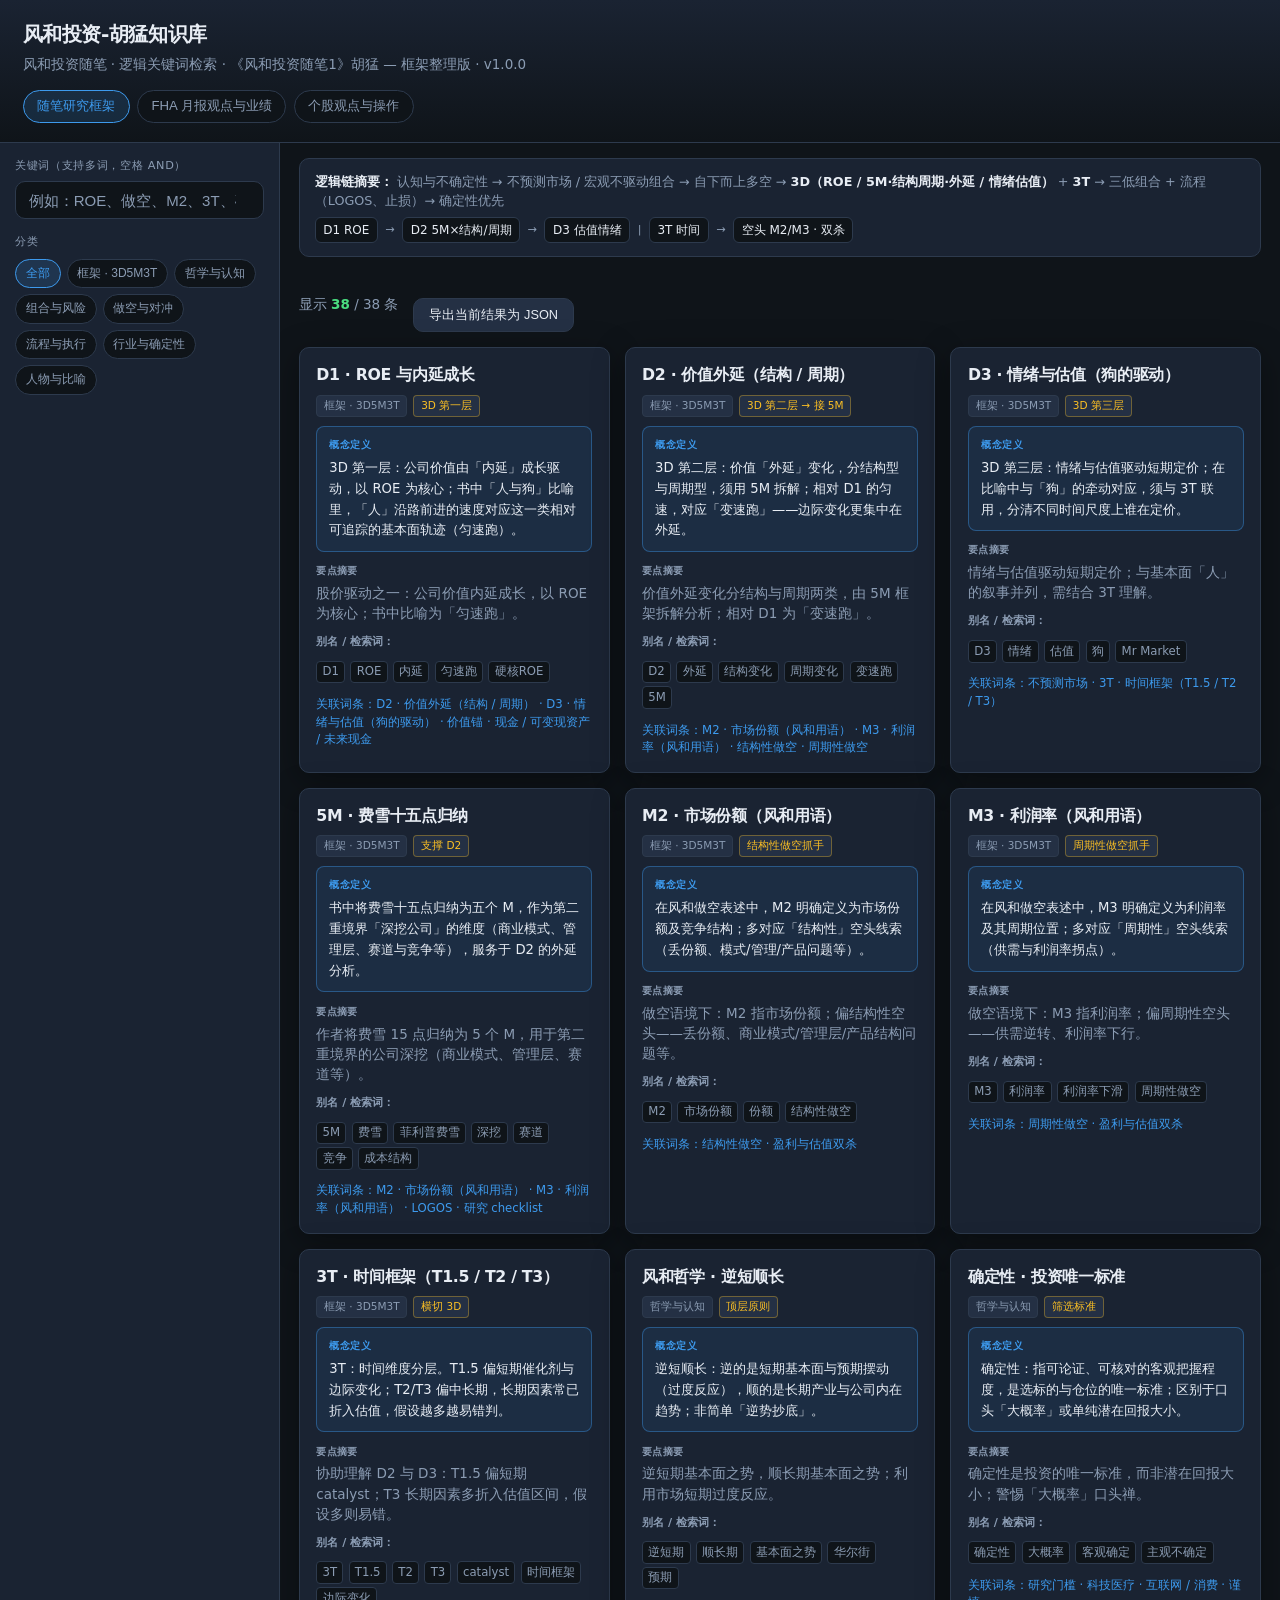
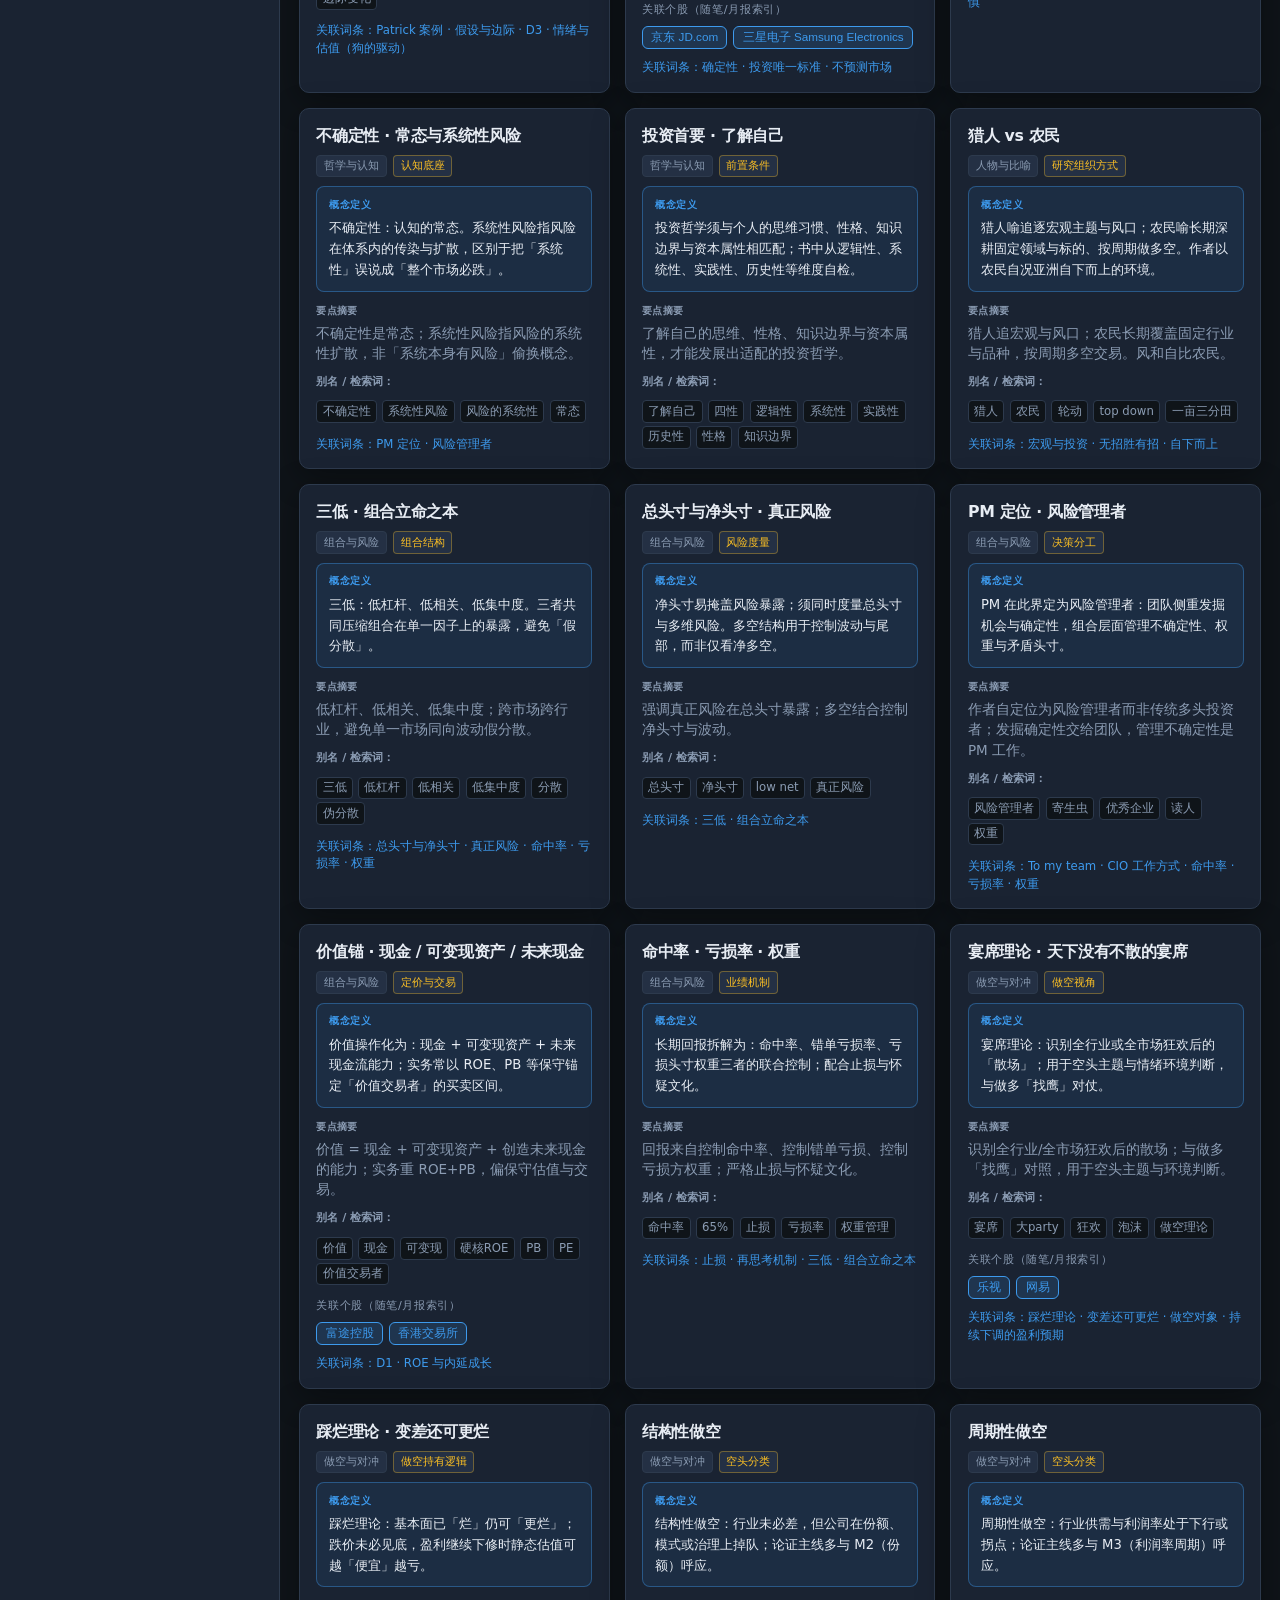
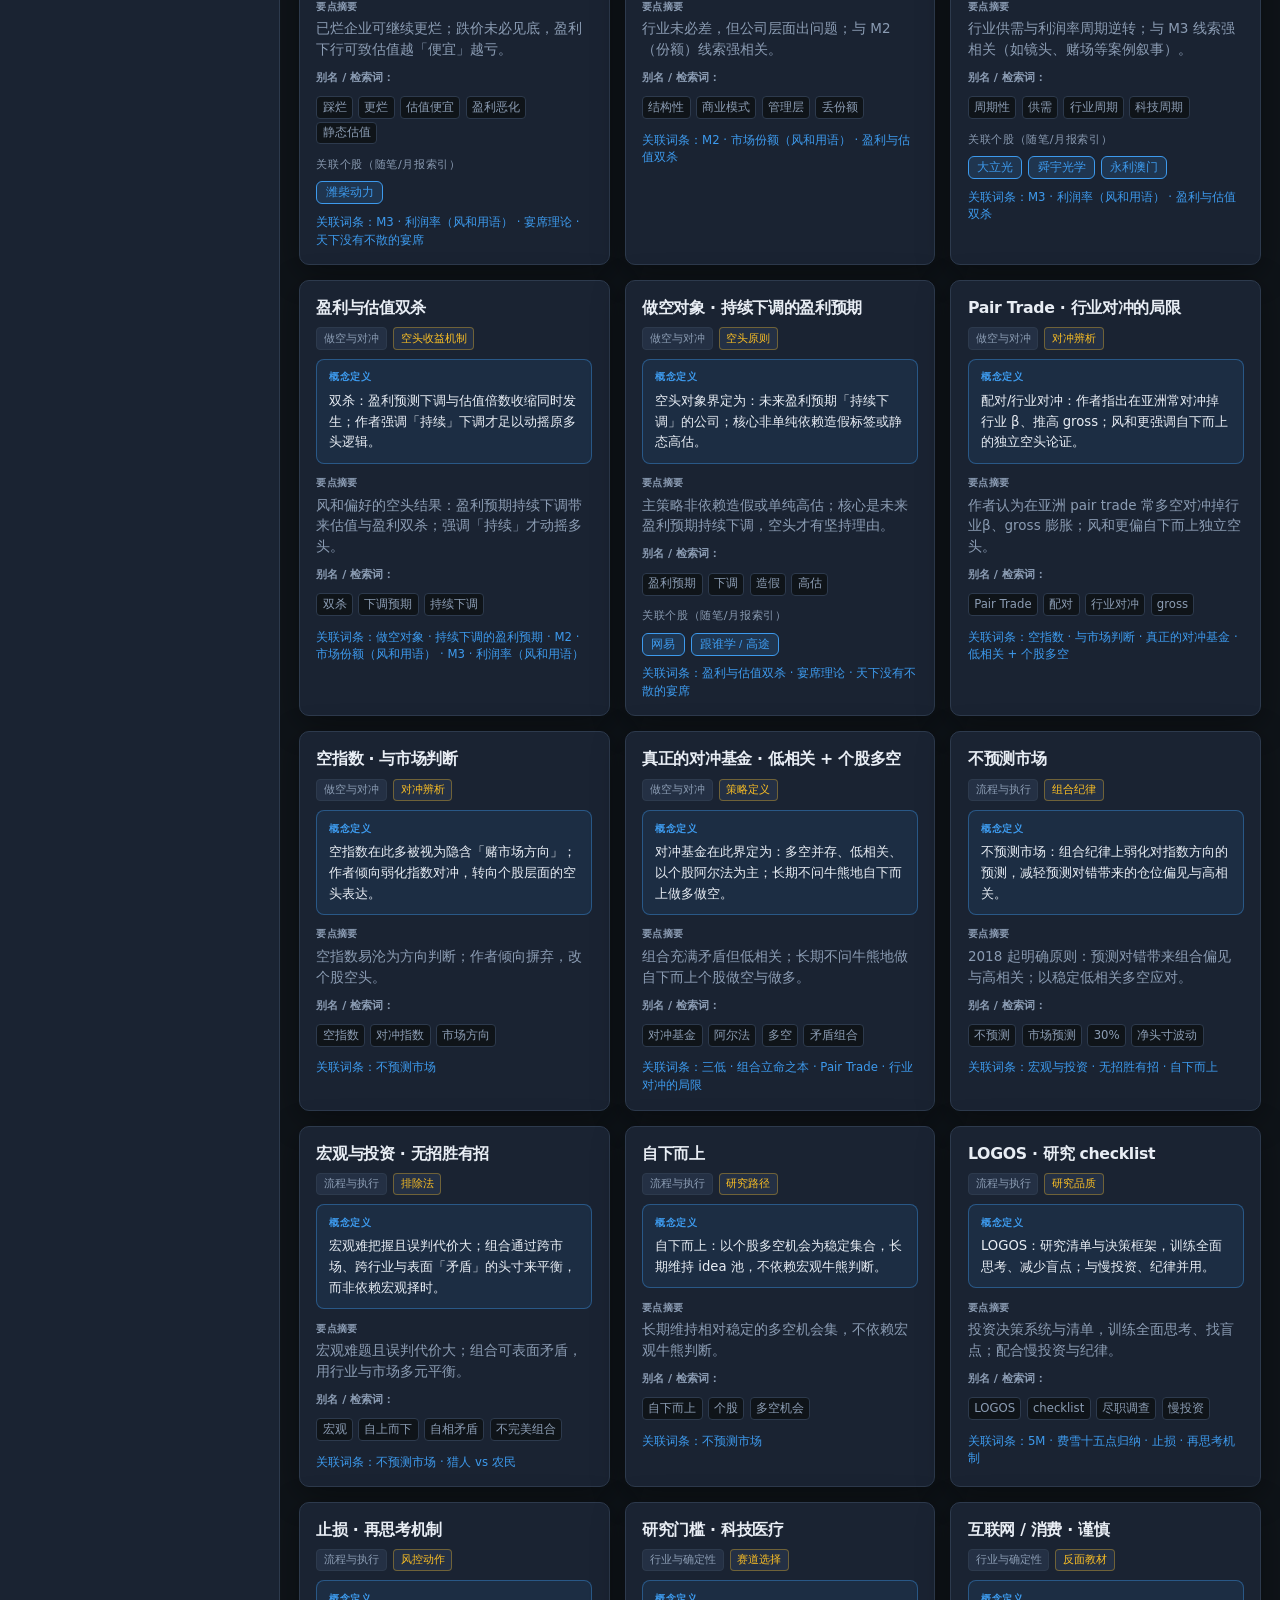
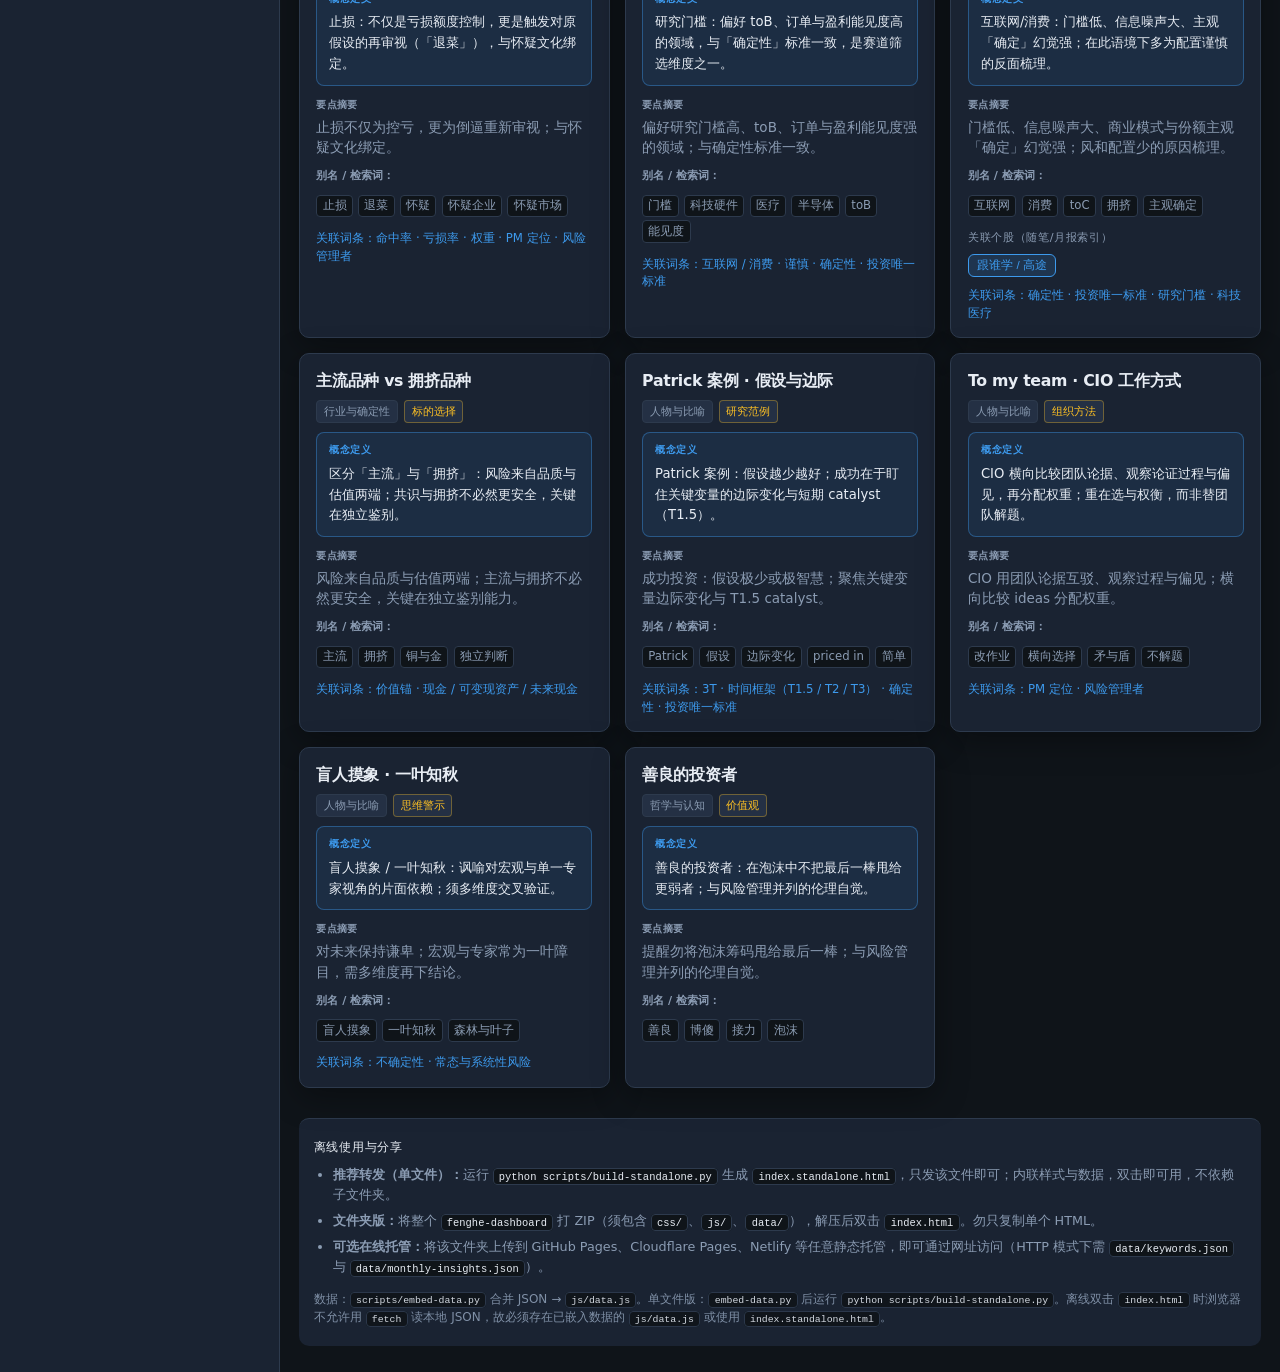
<file: index.standalone.html>
<!DOCTYPE html>
<html lang="zh-CN">
  <head>
    <meta charset="utf-8" />
    <meta name="viewport" content="width=device-width, initial-scale=1" />
    <title>风和投资-胡猛知识库</title>
    <style id="kb-critical-fallback">
      /* 不依赖 dashboard.css：资源缺失时仍能显示告警 */
      #kb-asset-warning {
        display: none;
        box-sizing: border-box;
        margin: 0;
        padding: 12px 16px;
        background: #fef2f2;
        border-bottom: 2px solid #ef4444;
        color: #111;
        font: 14px/1.55 system-ui, -apple-system, sans-serif;
      }
      #kb-asset-warning.show {
        display: block;
      }
      #kb-asset-warning code {
        background: #fee2e2;
        padding: 0 4px;
        border-radius: 3px;
        font-size: 0.92em;
      }
    </style>
    <style>
:root {
  --bg: #0f1419;
  --surface: #1a2332;
  --surface2: #243044;
  --border: #2d3a4d;
  --text: #e8edf4;
  --muted: #8b9cb3;
  --accent: #3d9aed;
  --accent-dim: rgba(61, 154, 237, 0.15);
  --good: #4ade80;
  --warn: #fbbf24;
  --font: "Segoe UI", system-ui, -apple-system, sans-serif;
  --radius: 10px;
  --shadow: 0 8px 32px rgba(0, 0, 0, 0.35);
}

*,
*::before,
*::after {
  box-sizing: border-box;
}

html {
  font-size: 15px;
}

body {
  margin: 0;
  min-height: 100vh;
  font-family: var(--font);
  background: var(--bg);
  color: var(--text);
  line-height: 1.5;
}

a {
  color: var(--accent);
  text-decoration: none;
}
a:hover {
  text-decoration: underline;
}

.hidden {
  display: none !important;
}

.app-header {
  padding: 1.25rem 1.5rem;
  border-bottom: 1px solid var(--border);
  background: linear-gradient(180deg, var(--surface) 0%, var(--bg) 100%);
}

.app-header h1 {
  margin: 0 0 0.35rem;
  font-size: 1.35rem;
  font-weight: 600;
  letter-spacing: -0.02em;
}

.app-header .subtitle {
  margin: 0;
  font-size: 0.9rem;
  color: var(--muted);
}

.view-tabs {
  display: flex;
  flex-wrap: wrap;
  gap: 0.5rem;
  margin-top: 1rem;
}

.view-tab {
  padding: 0.45rem 0.9rem;
  font-size: 0.88rem;
  border-radius: 999px;
  border: 1px solid var(--border);
  background: var(--bg);
  color: var(--muted);
  cursor: pointer;
  transition: border-color 0.15s, color 0.15s, background 0.15s;
}

.view-tab:hover {
  border-color: var(--accent);
  color: var(--text);
}

.view-tab.active {
  background: var(--accent-dim);
  border-color: var(--accent);
  color: var(--accent);
}

.layout {
  display: grid;
  grid-template-columns: minmax(240px, 280px) 1fr;
  grid-template-rows: auto 1fr;
  min-height: calc(100vh - 88px);
}

@media (max-width: 900px) {
  .layout {
    grid-template-columns: 1fr;
  }
}

.sidebar {
  padding: 1rem 1rem 1.5rem;
  border-right: 1px solid var(--border);
  background: var(--surface);
}

@media (max-width: 900px) {
  .sidebar {
    border-right: none;
    border-bottom: 1px solid var(--border);
  }
}

.search-wrap {
  margin-bottom: 1rem;
}

.search-wrap label {
  display: block;
  font-size: 0.75rem;
  text-transform: uppercase;
  letter-spacing: 0.06em;
  color: var(--muted);
  margin-bottom: 0.4rem;
}

input[type="search"] {
  width: 100%;
  padding: 0.65rem 0.85rem;
  border-radius: var(--radius);
  border: 1px solid var(--border);
  background: var(--bg);
  color: var(--text);
  font-size: 1rem;
}

input[type="search"]::placeholder {
  color: var(--muted);
}

input[type="search"]:focus {
  outline: none;
  border-color: var(--accent);
  box-shadow: 0 0 0 3px var(--accent-dim);
}

.category-label {
  font-size: 0.75rem;
  text-transform: uppercase;
  letter-spacing: 0.06em;
  color: var(--muted);
  margin: 0.5rem 0 0.5rem;
}

.category-chips {
  display: flex;
  flex-wrap: wrap;
  gap: 0.4rem;
}

.chip {
  display: inline-flex;
  align-items: center;
  padding: 0.35rem 0.65rem;
  border-radius: 999px;
  font-size: 0.8rem;
  border: 1px solid var(--border);
  background: var(--bg);
  color: var(--muted);
  cursor: pointer;
  transition: background 0.15s, border-color 0.15s, color 0.15s;
}

.chip:hover {
  border-color: var(--accent);
  color: var(--text);
}

.chip.active {
  background: var(--accent-dim);
  border-color: var(--accent);
  color: var(--accent);
}

.main {
  padding: 1rem 1.25rem 2rem;
  overflow: auto;
}

.logic-strip {
  margin-bottom: 1.25rem;
  padding: 0.85rem 1rem;
  background: var(--surface);
  border: 1px solid var(--border);
  border-radius: var(--radius);
  font-size: 0.85rem;
  color: var(--muted);
}

.logic-strip strong {
  color: var(--text);
  font-weight: 600;
}

.logic-flow {
  display: flex;
  flex-wrap: wrap;
  align-items: center;
  gap: 0.35rem 0.5rem;
  margin-top: 0.5rem;
}

.logic-flow .flow-item {
  padding: 0.2rem 0.5rem;
  background: var(--bg);
  border-radius: 6px;
  font-size: 0.8rem;
  color: var(--text);
  border: 1px solid var(--border);
}

.logic-flow .arrow {
  color: var(--muted);
  font-size: 0.75rem;
}

.stats-bar {
  display: flex;
  flex-wrap: wrap;
  gap: 1rem;
  align-items: center;
  margin-bottom: 1rem;
  font-size: 0.9rem;
  color: var(--muted);
}

.stats-bar .count {
  color: var(--good);
  font-weight: 600;
}

.card-grid {
  display: grid;
  grid-template-columns: repeat(auto-fill, minmax(300px, 1fr));
  gap: 1rem;
}

.card {
  background: var(--surface);
  border: 1px solid var(--border);
  border-radius: var(--radius);
  padding: 1rem 1.1rem;
  box-shadow: var(--shadow);
  transition: border-color 0.15s;
}

.card:hover {
  border-color: #3d4f66;
}

.card h2 {
  margin: 0 0 0.5rem;
  font-size: 1.05rem;
  font-weight: 600;
  letter-spacing: -0.02em;
}

.card .meta-row {
  display: flex;
  flex-wrap: wrap;
  gap: 0.4rem;
  margin-bottom: 0.6rem;
}

.card .entry-definition {
  margin: 0 0 0.75rem;
  padding: 0.65rem 0.8rem;
  border-radius: 8px;
  border: 1px solid rgba(61, 154, 237, 0.4);
  background: rgba(61, 154, 237, 0.09);
}

.card .def-label {
  display: block;
  font-size: 0.68rem;
  font-weight: 600;
  letter-spacing: 0.06em;
  color: var(--accent);
  margin-bottom: 0.4rem;
}

.card .def-body {
  margin: 0;
  font-size: 0.88rem;
  line-height: 1.58;
  color: var(--text);
}

.card .summary-label {
  font-size: 0.68rem;
  font-weight: 600;
  color: var(--muted);
  margin: 0 0 0.3rem;
  letter-spacing: 0.04em;
}

.badge {
  font-size: 0.7rem;
  padding: 0.15rem 0.45rem;
  border-radius: 4px;
  background: var(--surface2);
  color: var(--muted);
  border: 1px solid var(--border);
}

.badge.logic {
  color: var(--warn);
  border-color: rgba(251, 191, 36, 0.35);
}

.card p.summary {
  margin: 0;
  font-size: 0.9rem;
  color: var(--muted);
}

.card .aliases {
  margin-top: 0.65rem;
  font-size: 0.78rem;
  color: var(--muted);
}

.card .aliases span {
  display: inline-block;
  margin-right: 0.35rem;
  margin-bottom: 0.2rem;
  padding: 0.1rem 0.35rem;
  background: var(--bg);
  border-radius: 4px;
  border: 1px solid var(--border);
}

.card .see-also {
  margin-top: 0.65rem;
  font-size: 0.78rem;
  color: var(--accent);
}

.card mark {
  background: rgba(61, 154, 237, 0.35);
  color: inherit;
  padding: 0 0.1rem;
}

.empty-state {
  padding: 2rem;
  text-align: center;
  color: var(--muted);
  border: 1px dashed var(--border);
  border-radius: var(--radius);
}

.footer-actions {
  margin-top: 1.5rem;
  display: flex;
  flex-wrap: wrap;
  gap: 0.75rem;
  align-items: center;
}

button.export {
  padding: 0.5rem 1rem;
  font-size: 0.85rem;
  border-radius: var(--radius);
  border: 1px solid var(--border);
  background: var(--surface2);
  color: var(--text);
  cursor: pointer;
}

button.export:hover {
  border-color: var(--accent);
  color: var(--accent);
}

.site-footer {
  margin-top: 2rem;
  padding: 1.25rem 1rem;
  border-top: 1px solid var(--border);
  border-radius: var(--radius);
  background: var(--surface);
  font-size: 0.85rem;
  color: var(--muted);
}

.site-footer-title {
  margin: 0 0 0.65rem;
  font-size: 0.8rem;
  text-transform: uppercase;
  letter-spacing: 0.06em;
  color: var(--text);
}

.site-footer-list {
  margin: 0 0 0.85rem;
  padding-left: 1.25rem;
}

.site-footer-list li {
  margin-bottom: 0.45rem;
}

.site-footer code {
  font-size: 0.82em;
  padding: 0.1rem 0.35rem;
  background: var(--bg);
  border-radius: 4px;
  border: 1px solid var(--border);
  color: var(--text);
}

.site-footer-meta {
  margin: 0;
  font-size: 0.8rem;
  opacity: 0.9;
}

.monthly-intro {
  margin-bottom: 1rem;
  padding: 1rem 1.1rem;
  background: var(--surface);
  border: 1px solid var(--border);
  border-radius: var(--radius);
  font-size: 0.9rem;
  color: var(--muted);
}

.monthly-intro-lead {
  margin: 0 0 0.5rem;
  color: var(--text);
}

.monthly-intro-note {
  margin: 0;
  font-size: 0.85rem;
}

.monthly-table-wrap {
  overflow-x: auto;
  margin-bottom: 1rem;
  border-radius: var(--radius);
  border: 1px solid var(--border);
}

.monthly-table {
  width: 100%;
  border-collapse: collapse;
  font-size: 0.82rem;
}

.monthly-table th,
.monthly-table td {
  padding: 0.5rem 0.65rem;
  text-align: right;
  border-bottom: 1px solid var(--border);
}

.monthly-table th:first-child,
.monthly-table td:first-child {
  text-align: left;
}

.monthly-table thead th {
  background: var(--surface2);
  color: var(--muted);
  font-weight: 600;
}

.monthly-table tbody tr:hover {
  background: rgba(61, 154, 237, 0.06);
}

.monthly-metrics .badge {
  font-size: 0.72rem;
}

.monthly-themes {
  margin: 0;
  padding-left: 1.2rem;
  font-size: 0.88rem;
  color: var(--muted);
}

.monthly-themes li {
  margin-bottom: 0.35rem;
}

.bridge-row {
  display: flex;
  flex-wrap: wrap;
  gap: 0.4rem;
}

.bridge-chip {
  padding: 0.25rem 0.55rem;
  font-size: 0.78rem;
  border-radius: 999px;
  border: 1px dashed var(--border);
  background: var(--bg);
  color: var(--accent);
  cursor: pointer;
}

.bridge-chip:hover {
  border-color: var(--accent);
  border-style: solid;
}

.muted {
  color: var(--muted);
}

.stock-list {
  display: flex;
  flex-direction: column;
  gap: 0.35rem;
  max-height: min(70vh, 520px);
  overflow-y: auto;
  padding-right: 0.25rem;
}

.stock-list-item {
  display: flex;
  justify-content: space-between;
  align-items: center;
  width: 100%;
  text-align: left;
  padding: 0.5rem 0.65rem;
  border-radius: var(--radius);
  border: 1px solid var(--border);
  background: var(--bg);
  color: var(--text);
  font-size: 0.86rem;
  cursor: pointer;
  transition: border-color 0.15s, background 0.15s;
}

.stock-list-item:hover {
  border-color: var(--accent);
}

.stock-list-item-active {
  border-color: var(--accent);
  background: var(--accent-dim);
}

.stock-list-name {
  font-weight: 500;
}

.stock-list-meta {
  font-size: 0.75rem;
  color: var(--muted);
}

.stock-mini-row {
  display: flex;
  flex-wrap: wrap;
  gap: 0.4rem;
}

.stock-mini-chip {
  padding: 0.2rem 0.5rem;
  font-size: 0.78rem;
  border-radius: 6px;
  border: 1px solid var(--border);
  background: var(--surface2);
  color: var(--good);
  cursor: pointer;
}

.stock-mini-chip:hover {
  border-color: var(--good);
}

.stock-detail {
  margin-top: 0.5rem;
}

.stock-detail-head {
  margin-bottom: 1rem;
}

.stock-detail-title {
  margin: 0 0 0.35rem;
  font-size: 1.2rem;
}

.stock-detail-sub {
  margin: 0.15rem 0;
  font-size: 0.85rem;
}

.stock-timeline-table td {
  vertical-align: top;
}

.stock-td-quote {
  text-align: left;
  max-width: 32rem;
  vertical-align: top;
}

.stock-quote {
  margin: 0;
  padding: 0.35rem 0 0.35rem 0.75rem;
  border-left: 3px solid var(--accent);
  font-size: 0.88rem;
  line-height: 1.55;
  color: var(--text);
}

.stance-tag {
  font-size: 0.72rem;
  padding: 0.15rem 0.4rem;
  border-radius: 4px;
  text-transform: lowercase;
}

.stance-long {
  background: rgba(74, 222, 128, 0.12);
  color: var(--good);
  border: 1px solid rgba(74, 222, 128, 0.35);
}

.stance-short {
  background: rgba(248, 113, 113, 0.12);
  color: #f87171;
  border: 1px solid rgba(248, 113, 113, 0.35);
}

.stance-other {
  background: var(--surface2);
  color: var(--muted);
  border: 1px solid var(--border);
}

button.linkish {
  background: none;
  border: none;
  padding: 0;
  color: var(--accent);
  cursor: pointer;
  font-size: inherit;
  text-decoration: underline;
  text-underline-offset: 2px;
}

button.linkish:hover {
  color: var(--text);
}

/* 月报：MTD / YTD 图表 */
.monthly-chart-wrap {
  margin: 1rem 0 1.25rem;
  padding: 1rem 1.1rem;
  border-radius: 10px;
  border: 1px solid var(--border);
  background: var(--surface2);
}

.chart-section .chart-title {
  margin: 0 0 0.5rem;
  font-size: 0.92rem;
  font-weight: 600;
  color: var(--text);
}

.chart-section .chart-title:not(:first-child) {
  margin-top: 1.25rem;
}

.mtd-highlight-strip {
  display: flex;
  flex-wrap: wrap;
  gap: 0.65rem 1.25rem;
  font-size: 0.8rem;
  color: var(--muted);
  margin-bottom: 0.65rem;
}

.mtd-highlight-strip strong {
  color: var(--text);
  font-weight: 600;
}

.mtd-chart-row {
  display: flex;
  align-items: flex-end;
  gap: 4px;
  min-height: 120px;
  padding: 0.25rem 0;
}

.mtd-bar-col {
  flex: 1;
  min-width: 0;
  display: flex;
  flex-direction: column;
  align-items: center;
  gap: 0.35rem;
}

.mtd-bar-inner {
  width: 100%;
  max-width: 22px;
  height: 88px;
  margin: 0 auto;
  display: flex;
  flex-direction: column;
  justify-content: flex-end;
  border-radius: 4px;
  background: var(--surface);
  border: 1px solid var(--border);
}

.mtd-bar {
  width: 100%;
  min-height: 2px;
  border-radius: 3px;
}

.mtd-bar.pos {
  background: linear-gradient(180deg, var(--good), rgba(74, 222, 128, 0.55));
}

.mtd-bar.neg {
  background: linear-gradient(180deg, #f87171, rgba(248, 113, 113, 0.55));
}

.mtd-bar-label {
  font-size: 0.65rem;
  color: var(--muted);
  text-align: center;
  line-height: 1.2;
}

.ytd-chart-svg-wrap {
  margin-top: 0.35rem;
}

.ytd-svg {
  width: 100%;
  height: 72px;
  display: block;
}

.ytd-x-labels {
  display: flex;
  justify-content: space-between;
  gap: 0.15rem;
  font-size: 0.62rem;
  color: var(--muted);
  margin-top: 0.25rem;
}

.ytd-x-labels span {
  flex: 1;
  min-width: 0;
  text-align: center;
  overflow: hidden;
  text-overflow: ellipsis;
}

/* 随笔卡片 → 个股 */
.fw-stock-chip {
  padding: 0.2rem 0.55rem;
  font-size: 0.78rem;
  border-radius: 6px;
  border: 1px solid var(--accent);
  background: var(--accent-dim);
  color: var(--accent);
  cursor: pointer;
}

.fw-stock-chip:hover {
  border-color: var(--text);
  color: var(--text);
}

/* 个股表 → 框架词条 */
.kw-open-chip {
  display: inline-block;
  margin: 0.15rem 0.35rem 0 0;
  padding: 0.12rem 0.45rem;
  font-size: 0.72rem;
  border-radius: 4px;
  border: 1px solid var(--border);
  background: var(--surface);
  color: var(--accent);
  cursor: pointer;
}

.kw-open-chip:hover {
  border-color: var(--accent);
}

.stock-td-kw {
  max-width: 14rem;
  vertical-align: top;
}

</style>
  </head>
  <body>
    <div id="kb-asset-warning" role="alert" hidden>
      <strong>无法加载样式或数据。</strong>
      常见原因：① 只复制了单个 HTML，未带上同级的 <code>css/</code>、<code>js/</code> 文件夹；② ZIP 未完整解压或路径被移动。
      请把<strong>整个</strong>知识库文件夹解压到本地，再双击其中的 <code>index.html</code>。
      若需「单文件」转发，请使用同目录下的 <code>index.standalone.html</code>（生成方式见页脚说明）。
    </div>
    <header class="app-header">
      <h1 id="meta-title">风和投资-胡猛知识库</h1>
      <p class="subtitle" id="meta-subtitle"></p>
      <nav class="view-tabs" id="view-tabs" aria-label="视图切换">
        <button type="button" class="view-tab active" data-view="framework" aria-selected="true">
          随笔研究框架
        </button>
        <button type="button" class="view-tab" data-view="monthly" aria-selected="false">
          FHA 月报观点与业绩
        </button>
        <button type="button" class="view-tab" data-view="stocks" aria-selected="false">
          个股观点与操作
        </button>
      </nav>
    </header>

    <div class="layout">
      <aside class="sidebar" id="sidebar-framework" aria-label="框架筛选">
        <div class="search-wrap">
          <label for="search">关键词（支持多词，空格 AND）</label>
          <input
            id="search"
            type="search"
            placeholder="例如：ROE、做空、M2、3T、确定性…"
            autocomplete="off"
          />
        </div>
        <p class="category-label">分类</p>
        <div id="category-chips" class="category-chips"></div>
      </aside>

      <aside class="sidebar hidden" id="sidebar-monthly" aria-label="月报筛选">
        <div class="search-wrap">
          <label for="search-monthly">检索月报（观点 / 业绩 / 对照标签）</label>
          <input
            id="search-monthly"
            type="search"
            placeholder="例如：止损、AI、gross、3D、恒瑞…"
            autocomplete="off"
          />
        </div>
        <p class="category-label">年份</p>
        <div id="year-chips" class="category-chips"></div>
      </aside>

      <aside class="sidebar hidden" id="sidebar-stocks" aria-label="个股筛选">
        <div class="search-wrap">
          <label for="search-stock">检索个股（名称 / 代码 / 别名）</label>
          <input
            id="search-stock"
            type="search"
            placeholder="例如：恒瑞、三星、600276、ALGN…"
            autocomplete="off"
          />
        </div>
        <p class="category-label">标的列表</p>
        <div id="stock-list" class="stock-list" role="listbox" aria-label="个股列表"></div>
      </aside>

      <main class="main">
        <div id="panel-framework">
        <div class="logic-strip" role="region" aria-label="逻辑链摘要">
          <strong>逻辑链摘要：</strong>
          认知与不确定性 → 不预测市场 / 宏观不驱动组合 → 自下而上多空 →
          <strong>3D（ROE / 5M·结构周期·外延 / 情绪估值）</strong> +
          <strong>3T</strong> → 三低组合 + 流程（LOGOS、止损）→ 确定性优先
          <div class="logic-flow" aria-hidden="true">
            <span class="flow-item">D1 ROE</span>
            <span class="arrow">→</span>
            <span class="flow-item">D2 5M×结构/周期</span>
            <span class="arrow">→</span>
            <span class="flow-item">D3 估值情绪</span>
            <span class="arrow">|</span>
            <span class="flow-item">3T 时间</span>
            <span class="arrow">→</span>
            <span class="flow-item">空头 M2/M3 · 双杀</span>
          </div>
        </div>

        <div class="stats-bar">
          <span>显示 <span class="count" id="stat-count">0</span> / <span id="stat-total">0</span> 条</span>
          <div class="footer-actions">
            <button type="button" class="export" id="export-json">导出当前结果为 JSON</button>
          </div>
        </div>

        <div id="card-grid" class="card-grid"></div>
        </div>

        <div id="panel-monthly" class="hidden">
          <div class="monthly-intro" id="monthly-intro"></div>
          <div id="monthly-chart-wrap" class="monthly-chart-wrap" aria-label="月度收益图表"></div>
          <div class="monthly-table-wrap">
            <table class="monthly-table" id="monthly-table" aria-label="月度业绩一览">
              <thead>
                <tr>
                  <th>期间</th>
                  <th>MTD</th>
                  <th>YTD</th>
                  <th>TTM</th>
                  <th>杠杆</th>
                  <th>AUM (US$m)</th>
                </tr>
              </thead>
              <tbody id="monthly-table-body"></tbody>
            </table>
          </div>
          <div class="stats-bar">
            <span>月报 <span class="count" id="monthly-stat-count">0</span> / <span id="monthly-stat-total">0</span> 期</span>
            <div class="footer-actions">
              <button type="button" class="export" id="export-monthly-json">导出当前筛选月报 JSON</button>
            </div>
          </div>
          <div id="monthly-card-grid" class="card-grid monthly-card-grid"></div>
        </div>

        <div id="panel-stocks" class="hidden">
          <div class="stock-panel-intro" id="stock-panel-intro"></div>
          <div class="stats-bar">
            <span>已选标的的历史表述 <span class="count" id="stock-mention-count">0</span> 条</span>
            <div class="footer-actions">
              <button type="button" class="export" id="export-stock-json">导出当前个股 JSON</button>
            </div>
          </div>
          <div id="stock-detail" class="stock-detail"></div>
        </div>

        <footer class="site-footer" id="site-footer">
          <p class="site-footer-title">离线使用与分享</p>
          <ul class="site-footer-list">
            <li><strong>推荐转发（单文件）：</strong>运行 <code>python scripts/build-standalone.py</code> 生成 <code>index.standalone.html</code>，只发该文件即可；内联样式与数据，双击即可用，不依赖子文件夹。</li>
            <li><strong>文件夹版：</strong>将整个 <code>fenghe-dashboard</code> 打 ZIP（须包含 <code>css/</code>、<code>js/</code>、<code>data/</code>），解压后双击 <code>index.html</code>。勿只复制单个 HTML。</li>
            <li><strong>可选在线托管：</strong>将该文件夹上传到 GitHub Pages、Cloudflare Pages、Netlify 等任意静态托管，即可通过网址访问（HTTP 模式下需 <code>data/keywords.json</code> 与 <code>data/monthly-insights.json</code>）。</li>
          </ul>
          <p class="site-footer-meta">数据：<code>scripts/embed-data.py</code> 合并 JSON → <code>js/data.js</code>。单文件版：<code>embed-data.py</code> 后运行 <code>python scripts/build-standalone.py</code>。离线双击 <code>index.html</code> 时浏览器不允许用 <code>fetch</code> 读本地 JSON，故必须存在已嵌入数据的 <code>js/data.js</code> 或使用 <code>index.standalone.html</code>。</p>
        </footer>
      </main>
    </div>

    <script>
window.__FENGHE_KB__ = {
  "meta": {
    "title": "风和投资随笔 · 逻辑关键词检索",
    "source": "《风和投资随笔1》胡猛 — 框架整理版",
    "version": "1.0.0"
  },
  "categories": [
    {
      "id": "frame-3d5m3t",
      "label": "框架 · 3D5M3T",
      "order": 1
    },
    {
      "id": "philosophy",
      "label": "哲学与认知",
      "order": 2
    },
    {
      "id": "portfolio",
      "label": "组合与风险",
      "order": 3
    },
    {
      "id": "short",
      "label": "做空与对冲",
      "order": 4
    },
    {
      "id": "process",
      "label": "流程与执行",
      "order": 5
    },
    {
      "id": "sector",
      "label": "行业与确定性",
      "order": 6
    },
    {
      "id": "metaphor",
      "label": "人物与比喻",
      "order": 7
    }
  ],
  "entries": [
    {
      "id": "d1",
      "category": "frame-3d5m3t",
      "title": "D1 · ROE 与内延成长",
      "aliases": [
        "D1",
        "ROE",
        "内延",
        "匀速跑",
        "硬核ROE"
      ],
      "tags": [
        "3D",
        "基本面",
        "价值"
      ],
      "summary": "股价驱动之一：公司价值内延成长，以 ROE 为核心；书中比喻为「匀速跑」。",
      "logicRole": "3D 第一层",
      "seeAlso": [
        "d2",
        "d3",
        "value-anchor"
      ],
      "definition": "3D 第一层：公司价值由「内延」成长驱动，以 ROE 为核心；书中「人与狗」比喻里，「人」沿路前进的速度对应这一类相对可追踪的基本面轨迹（匀速跑）。"
    },
    {
      "id": "d2",
      "category": "frame-3d5m3t",
      "title": "D2 · 价值外延（结构 / 周期）",
      "aliases": [
        "D2",
        "外延",
        "结构变化",
        "周期变化",
        "变速跑",
        "5M"
      ],
      "tags": [
        "3D",
        "5M",
        "边际"
      ],
      "summary": "价值外延变化分结构与周期两类，由 5M 框架拆解分析；相对 D1 为「变速跑」。",
      "logicRole": "3D 第二层 → 接 5M",
      "seeAlso": [
        "m2-share",
        "m3-margin",
        "structural-short",
        "cyclical-short"
      ],
      "definition": "3D 第二层：价值「外延」变化，分结构型与周期型，须用 5M 拆解；相对 D1 的匀速，对应「变速跑」——边际变化更集中在外延。"
    },
    {
      "id": "d3",
      "category": "frame-3d5m3t",
      "title": "D3 · 情绪与估值（狗的驱动）",
      "aliases": [
        "D3",
        "情绪",
        "估值",
        "狗",
        "Mr Market"
      ],
      "tags": [
        "3D",
        "市场",
        "定价"
      ],
      "summary": "情绪与估值驱动短期定价；与基本面「人」的叙事并列，需结合 3T 理解。",
      "logicRole": "3D 第三层",
      "seeAlso": [
        "no-predict-market",
        "t-framework"
      ],
      "definition": "3D 第三层：情绪与估值驱动短期定价；在比喻中与「狗」的牵动对应，须与 3T 联用，分清不同时间尺度上谁在定价。"
    },
    {
      "id": "5m-fisher",
      "category": "frame-3d5m3t",
      "title": "5M · 费雪十五点归纳",
      "aliases": [
        "5M",
        "费雪",
        "菲利普费雪",
        "深挖",
        "赛道",
        "竞争",
        "成本结构"
      ],
      "tags": [
        "5M",
        "研究深度"
      ],
      "summary": "作者将费雪 15 点归纳为 5 个 M，用于第二重境界的公司深挖（商业模式、管理层、赛道等）。",
      "logicRole": "支撑 D2",
      "seeAlso": [
        "m2-share",
        "m3-margin",
        "logos"
      ],
      "definition": "书中将费雪十五点归纳为五个 M，作为第二重境界「深挖公司」的维度（商业模式、管理层、赛道与竞争等），服务于 D2 的外延分析。"
    },
    {
      "id": "m2-share",
      "category": "frame-3d5m3t",
      "title": "M2 · 市场份额（风和用语）",
      "aliases": [
        "M2",
        "市场份额",
        "份额",
        "结构性做空"
      ],
      "tags": [
        "5M",
        "做空",
        "结构"
      ],
      "summary": "做空语境下：M2 指市场份额；偏结构性空头——丢份额、商业模式/管理层/产品结构问题等。",
      "logicRole": "结构性做空抓手",
      "seeAlso": [
        "structural-short",
        "dual-kill"
      ],
      "definition": "在风和做空表述中，M2 明确定义为市场份额及竞争结构；多对应「结构性」空头线索（丢份额、模式/管理/产品问题等）。"
    },
    {
      "id": "m3-margin",
      "category": "frame-3d5m3t",
      "title": "M3 · 利润率（风和用语）",
      "aliases": [
        "M3",
        "利润率",
        "利润率下滑",
        "周期性做空"
      ],
      "tags": [
        "5M",
        "做空",
        "周期"
      ],
      "summary": "做空语境下：M3 指利润率；偏周期性空头——供需逆转、利润率下行。",
      "logicRole": "周期性做空抓手",
      "seeAlso": [
        "cyclical-short",
        "dual-kill"
      ],
      "definition": "在风和做空表述中，M3 明确定义为利润率及其周期位置；多对应「周期性」空头线索（供需与利润率拐点）。"
    },
    {
      "id": "t-framework",
      "category": "frame-3d5m3t",
      "title": "3T · 时间框架（T1.5 / T2 / T3）",
      "aliases": [
        "3T",
        "T1.5",
        "T2",
        "T3",
        "catalyst",
        "时间框架",
        "边际变化"
      ],
      "tags": [
        "时间",
        "假设"
      ],
      "summary": "协助理解 D2 与 D3：T1.5 偏短期 catalyst；T3 长期因素多折入估值区间，假设多则易错。",
      "logicRole": "横切 3D",
      "seeAlso": [
        "patrick",
        "d3"
      ],
      "definition": "3T：时间维度分层。T1.5 偏短期催化剂与边际变化；T2/T3 偏中长期，长期因素常已折入估值，假设越多越易错判。"
    },
    {
      "id": "fenghe-philosophy",
      "category": "philosophy",
      "title": "风和哲学 · 逆短顺长",
      "aliases": [
        "逆短期",
        "顺长期",
        "基本面之势",
        "华尔街",
        "预期"
      ],
      "tags": [
        "总纲"
      ],
      "summary": "逆短期基本面之势，顺长期基本面之势；利用市场短期过度反应。",
      "logicRole": "顶层原则",
      "seeAlso": [
        "certainty",
        "no-predict-market"
      ],
      "relatedStockIds": [
        "jd",
        "samsung-elec"
      ],
      "definition": "逆短顺长：逆的是短期基本面与预期摆动（过度反应），顺的是长期产业与公司内在趋势；非简单「逆势抄底」。"
    },
    {
      "id": "certainty",
      "category": "philosophy",
      "title": "确定性 · 投资唯一标准",
      "aliases": [
        "确定性",
        "大概率",
        "客观确定",
        "主观不确定"
      ],
      "tags": [
        "认知",
        "标准"
      ],
      "summary": "确定性是投资的唯一标准，而非潜在回报大小；警惕「大概率」口头禅。",
      "logicRole": "筛选标准",
      "seeAlso": [
        "barrier",
        "internet-caution"
      ],
      "definition": "确定性：指可论证、可核对的客观把握程度，是选标的与仓位的唯一标准；区别于口头「大概率」或单纯潜在回报大小。"
    },
    {
      "id": "uncertainty",
      "category": "philosophy",
      "title": "不确定性 · 常态与系统性风险",
      "aliases": [
        "不确定性",
        "系统性风险",
        "风险的系统性",
        "常态"
      ],
      "tags": [
        "风险",
        "宏观"
      ],
      "summary": "不确定性是常态；系统性风险指风险的系统性扩散，非「系统本身有风险」偷换概念。",
      "logicRole": "认知底座",
      "seeAlso": [
        "pm-risk-manager"
      ],
      "definition": "不确定性：认知的常态。系统性风险指风险在体系内的传染与扩散，区别于把「系统性」误说成「整个市场必跌」。"
    },
    {
      "id": "know-yourself",
      "category": "philosophy",
      "title": "投资首要 · 了解自己",
      "aliases": [
        "了解自己",
        "四性",
        "逻辑性",
        "系统性",
        "实践性",
        "历史性",
        "性格",
        "知识边界"
      ],
      "tags": [
        "投资者适配"
      ],
      "summary": "了解自己的思维、性格、知识边界与资本属性，才能发展出适配的投资哲学。",
      "logicRole": "前置条件",
      "seeAlso": [],
      "definition": "投资哲学须与个人的思维习惯、性格、知识边界与资本属性相匹配；书中从逻辑性、系统性、实践性、历史性等维度自检。"
    },
    {
      "id": "hunter-farmer",
      "category": "metaphor",
      "title": "猎人 vs 农民",
      "aliases": [
        "猎人",
        "农民",
        "轮动",
        "top down",
        "一亩三分田"
      ],
      "tags": [
        "方法论",
        "亚洲市场"
      ],
      "summary": "猎人追宏观与风口；农民长期覆盖固定行业与品种，按周期多空交易。风和自比农民。",
      "logicRole": "研究组织方式",
      "seeAlso": [
        "no-macro",
        "bottom-up"
      ],
      "definition": "猎人喻追逐宏观主题与风口；农民喻长期深耕固定领域与标的、按周期做多空。作者以农民自况亚洲自下而上的环境。"
    },
    {
      "id": "three-low",
      "category": "portfolio",
      "title": "三低 · 组合立命之本",
      "aliases": [
        "三低",
        "低杠杆",
        "低相关",
        "低集中度",
        "分散",
        "伪分散"
      ],
      "tags": [
        "组合",
        "风控"
      ],
      "summary": "低杠杆、低相关、低集中度；跨市场跨行业，避免单一市场同向波动假分散。",
      "logicRole": "组合结构",
      "seeAlso": [
        "gross-net",
        "hit-rate"
      ],
      "definition": "三低：低杠杆、低相关、低集中度。三者共同压缩组合在单一因子上的暴露，避免「假分散」。"
    },
    {
      "id": "gross-net",
      "category": "portfolio",
      "title": "总头寸与净头寸 · 真正风险",
      "aliases": [
        "总头寸",
        "净头寸",
        "low net",
        "真正风险"
      ],
      "tags": [
        "杠杆",
        "风控"
      ],
      "summary": "强调真正风险在总头寸暴露；多空结合控制净头寸与波动。",
      "logicRole": "风险度量",
      "seeAlso": [
        "three-low"
      ],
      "definition": "净头寸易掩盖风险暴露；须同时度量总头寸与多维风险。多空结构用于控制波动与尾部，而非仅看净多空。"
    },
    {
      "id": "pm-risk-manager",
      "category": "portfolio",
      "title": "PM 定位 · 风险管理者",
      "aliases": [
        "风险管理者",
        "寄生虫",
        "优秀企业",
        "读人",
        "权重"
      ],
      "tags": [
        "组织",
        "角色"
      ],
      "summary": "作者自定位为风险管理者而非传统多头投资者；发掘确定性交给团队，管理不确定性是 PM 工作。",
      "logicRole": "决策分工",
      "seeAlso": [
        "to-team",
        "hit-rate"
      ],
      "definition": "PM 在此界定为风险管理者：团队侧重发掘机会与确定性，组合层面管理不确定性、权重与矛盾头寸。"
    },
    {
      "id": "value-anchor",
      "category": "portfolio",
      "title": "价值锚 · 现金 / 可变现资产 / 未来现金",
      "aliases": [
        "价值",
        "现金",
        "可变现",
        "硬核ROE",
        "PB",
        "PE",
        "价值交易者"
      ],
      "tags": [
        "估值",
        "ROE"
      ],
      "summary": "价值 = 现金 + 可变现资产 + 创造未来现金的能力；实务重 ROE+PB，偏保守估值与交易。",
      "logicRole": "定价与交易",
      "seeAlso": [
        "d1"
      ],
      "relatedStockIds": [
        "futu",
        "hkex"
      ],
      "definition": "价值操作化为：现金 + 可变现资产 + 未来现金流能力；实务常以 ROE、PB 等保守锚定「价值交易者」的买卖区间。"
    },
    {
      "id": "hit-rate",
      "category": "portfolio",
      "title": "命中率 · 亏损率 · 权重",
      "aliases": [
        "命中率",
        "65%",
        "止损",
        "亏损率",
        "权重管理"
      ],
      "tags": [
        "业绩拆解"
      ],
      "summary": "回报来自控制命中率、控制错单亏损、控制亏损方权重；严格止损与怀疑文化。",
      "logicRole": "业绩机制",
      "seeAlso": [
        "stop-loss",
        "three-low"
      ],
      "definition": "长期回报拆解为：命中率、错单亏损率、亏损头寸权重三者的联合控制；配合止损与怀疑文化。"
    },
    {
      "id": "party-theory",
      "category": "short",
      "title": "宴席理论 · 天下没有不散的宴席",
      "aliases": [
        "宴席",
        "大party",
        "狂欢",
        "泡沫",
        "做空理论"
      ],
      "tags": [
        "做空",
        "周期"
      ],
      "summary": "识别全行业/全市场狂欢后的散场；与做多「找鹰」对照，用于空头主题与环境判断。",
      "logicRole": "做空视角",
      "seeAlso": [
        "step-on-bad",
        "short-earnings"
      ],
      "relatedStockIds": [
        "leeco",
        "netease"
      ],
      "definition": "宴席理论：识别全行业或全市场狂欢后的「散场」；用于空头主题与情绪环境判断，与做多「找鹰」对仗。"
    },
    {
      "id": "step-on-bad",
      "category": "short",
      "title": "踩烂理论 · 变差还可更烂",
      "aliases": [
        "踩烂",
        "更烂",
        "估值便宜",
        "盈利恶化",
        "静态估值"
      ],
      "tags": [
        "做空",
        "估值陷阱"
      ],
      "summary": "已烂企业可继续更烂；跌价未必见底，盈利下行可致估值越「便宜」越亏。",
      "logicRole": "做空持有逻辑",
      "seeAlso": [
        "m3-margin",
        "party-theory"
      ],
      "relatedStockIds": [
        "weichai"
      ],
      "definition": "踩烂理论：基本面已「烂」仍可「更烂」；跌价未必见底，盈利继续下修时静态估值可越「便宜」越亏。"
    },
    {
      "id": "structural-short",
      "category": "short",
      "title": "结构性做空",
      "aliases": [
        "结构性",
        "商业模式",
        "管理层",
        "丢份额"
      ],
      "tags": [
        "做空",
        "M2"
      ],
      "summary": "行业未必差，但公司层面出问题；与 M2（份额）线索强相关。",
      "logicRole": "空头分类",
      "seeAlso": [
        "m2-share",
        "dual-kill"
      ],
      "definition": "结构性做空：行业未必差，但公司在份额、模式或治理上掉队；论证主线多与 M2（份额）呼应。"
    },
    {
      "id": "cyclical-short",
      "category": "short",
      "title": "周期性做空",
      "aliases": [
        "周期性",
        "供需",
        "行业周期",
        "科技周期"
      ],
      "tags": [
        "做空",
        "M3"
      ],
      "summary": "行业供需与利润率周期逆转；与 M3 线索强相关（如镜头、赌场等案例叙事）。",
      "logicRole": "空头分类",
      "seeAlso": [
        "m3-margin",
        "dual-kill"
      ],
      "relatedStockIds": [
        "largan",
        "sunny-optical",
        "wynn-macau"
      ],
      "definition": "周期性做空：行业供需与利润率处于下行或拐点；论证主线多与 M3（利润率周期）呼应。"
    },
    {
      "id": "dual-kill",
      "category": "short",
      "title": "盈利与估值双杀",
      "aliases": [
        "双杀",
        "下调预期",
        "持续下调"
      ],
      "tags": [
        "做空",
        "结果"
      ],
      "summary": "风和偏好的空头结果：盈利预期持续下调带来估值与盈利双杀；强调「持续」才动摇多头。",
      "logicRole": "空头收益机制",
      "seeAlso": [
        "short-earnings",
        "m2-share",
        "m3-margin"
      ],
      "definition": "双杀：盈利预测下调与估值倍数收缩同时发生；作者强调「持续」下调才足以动摇原多头逻辑。"
    },
    {
      "id": "short-earnings",
      "category": "short",
      "title": "做空对象 · 持续下调的盈利预期",
      "aliases": [
        "盈利预期",
        "下调",
        "造假",
        "高估"
      ],
      "tags": [
        "做空",
        "选股"
      ],
      "summary": "主策略非依赖造假或单纯高估；核心是未来盈利预期持续下调，空头才有坚持理由。",
      "logicRole": "空头原则",
      "seeAlso": [
        "dual-kill",
        "party-theory"
      ],
      "relatedStockIds": [
        "netease",
        "gsx"
      ],
      "definition": "空头对象界定为：未来盈利预期「持续下调」的公司；核心非单纯依赖造假标签或静态高估。"
    },
    {
      "id": "pair-trade",
      "category": "short",
      "title": "Pair Trade · 行业对冲的局限",
      "aliases": [
        "Pair Trade",
        "配对",
        "行业对冲",
        "gross"
      ],
      "tags": [
        "对冲",
        "亚洲"
      ],
      "summary": "作者认为在亚洲 pair trade 常多空对冲掉行业β、gross 膨胀；风和更偏自下而上独立空头。",
      "logicRole": "对冲辨析",
      "seeAlso": [
        "index-short",
        "true-hedge-fund"
      ],
      "definition": "配对/行业对冲：作者指出在亚洲常对冲掉行业 β、推高 gross；风和更强调自下而上的独立空头论证。"
    },
    {
      "id": "index-short",
      "category": "short",
      "title": "空指数 · 与市场判断",
      "aliases": [
        "空指数",
        "对冲指数",
        "市场方向"
      ],
      "tags": [
        "对冲"
      ],
      "summary": "空指数易沦为方向判断；作者倾向摒弃，改个股空头。",
      "logicRole": "对冲辨析",
      "seeAlso": [
        "no-predict-market"
      ],
      "definition": "空指数在此多被视为隐含「赌市场方向」；作者倾向弱化指数对冲，转向个股层面的空头表达。"
    },
    {
      "id": "true-hedge-fund",
      "category": "short",
      "title": "真正的对冲基金 · 低相关 + 个股多空",
      "aliases": [
        "对冲基金",
        "阿尔法",
        "多空",
        "矛盾组合"
      ],
      "tags": [
        "组合哲学"
      ],
      "summary": "组合充满矛盾但低相关；长期不问牛熊地做自下而上个股做空与做多。",
      "logicRole": "策略定义",
      "seeAlso": [
        "three-low",
        "pair-trade"
      ],
      "definition": "对冲基金在此界定为：多空并存、低相关、以个股阿尔法为主；长期不问牛熊地自下而上做多做空。"
    },
    {
      "id": "no-predict-market",
      "category": "process",
      "title": "不预测市场",
      "aliases": [
        "不预测",
        "市场预测",
        "30%",
        "净头寸波动"
      ],
      "tags": [
        "流程",
        "纪律"
      ],
      "summary": "2018 起明确原则：预测对错带来组合偏见与高相关；以稳定低相关多空应对。",
      "logicRole": "组合纪律",
      "seeAlso": [
        "no-macro",
        "bottom-up"
      ],
      "definition": "不预测市场：组合纪律上弱化对指数方向的预测，减轻预测对错带来的仓位偏见与高相关。"
    },
    {
      "id": "no-macro",
      "category": "process",
      "title": "宏观与投资 · 无招胜有招",
      "aliases": [
        "宏观",
        "自上而下",
        "自相矛盾",
        "不完美组合"
      ],
      "tags": [
        "宏观"
      ],
      "summary": "宏观难题且误判代价大；组合可表面矛盾，用行业与市场多元平衡。",
      "logicRole": "排除法",
      "seeAlso": [
        "no-predict-market",
        "hunter-farmer"
      ],
      "definition": "宏观难把握且误判代价大；组合通过跨市场、跨行业与表面「矛盾」的头寸来平衡，而非依赖宏观择时。"
    },
    {
      "id": "bottom-up",
      "category": "process",
      "title": "自下而上",
      "aliases": [
        "自下而上",
        "个股",
        "多空机会"
      ],
      "tags": [
        "研究"
      ],
      "summary": "长期维持相对稳定的多空机会集，不依赖宏观牛熊判断。",
      "logicRole": "研究路径",
      "seeAlso": [
        "no-predict-market"
      ],
      "definition": "自下而上：以个股多空机会为稳定集合，长期维持 idea 池，不依赖宏观牛熊判断。"
    },
    {
      "id": "logos",
      "category": "process",
      "title": "LOGOS · 研究 checklist",
      "aliases": [
        "LOGOS",
        "checklist",
        "尽职调查",
        "慢投资"
      ],
      "tags": [
        "流程",
        "系统"
      ],
      "summary": "投资决策系统与清单，训练全面思考、找盲点；配合慢投资与纪律。",
      "logicRole": "研究品质",
      "seeAlso": [
        "5m-fisher",
        "stop-loss"
      ],
      "definition": "LOGOS：研究清单与决策框架，训练全面思考、减少盲点；与慢投资、纪律并用。"
    },
    {
      "id": "stop-loss",
      "category": "process",
      "title": "止损 · 再思考机制",
      "aliases": [
        "止损",
        "退菜",
        "怀疑",
        "怀疑企业",
        "怀疑市场"
      ],
      "tags": [
        "纪律"
      ],
      "summary": "止损不仅为控亏，更为倒逼重新审视；与怀疑文化绑定。",
      "logicRole": "风控动作",
      "seeAlso": [
        "hit-rate",
        "pm-risk-manager"
      ],
      "definition": "止损：不仅是亏损额度控制，更是触发对原假设的再审视（「退菜」），与怀疑文化绑定。"
    },
    {
      "id": "barrier",
      "category": "sector",
      "title": "研究门槛 · 科技医疗",
      "aliases": [
        "门槛",
        "科技硬件",
        "医疗",
        "半导体",
        "toB",
        "能见度"
      ],
      "tags": [
        "行业",
        "确定性"
      ],
      "summary": "偏好研究门槛高、toB、订单与盈利能见度强的领域；与确定性标准一致。",
      "logicRole": "赛道选择",
      "seeAlso": [
        "internet-caution",
        "certainty"
      ],
      "definition": "研究门槛：偏好 toB、订单与盈利能见度高的领域，与「确定性」标准一致，是赛道筛选维度之一。"
    },
    {
      "id": "internet-caution",
      "category": "sector",
      "title": "互联网 / 消费 · 谨慎",
      "aliases": [
        "互联网",
        "消费",
        "toC",
        "拥挤",
        "主观确定"
      ],
      "tags": [
        "行业",
        "不确定性"
      ],
      "summary": "门槛低、信息噪声大、商业模式与份额主观「确定」幻觉强；风和配置少的原因梳理。",
      "logicRole": "反面教材",
      "seeAlso": [
        "certainty",
        "barrier"
      ],
      "relatedStockIds": [
        "gsx"
      ],
      "definition": "互联网/消费：门槛低、信息噪声大、主观「确定」幻觉强；在此语境下多为配置谨慎的反面梳理。"
    },
    {
      "id": "mainstream-crowded",
      "category": "sector",
      "title": "主流品种 vs 拥挤品种",
      "aliases": [
        "主流",
        "拥挤",
        "铜与金",
        "独立判断"
      ],
      "tags": [
        "定价",
        "从众"
      ],
      "summary": "风险来自品质与估值两端；主流与拥挤不必然更安全，关键在独立鉴别能力。",
      "logicRole": "标的选择",
      "seeAlso": [
        "value-anchor"
      ],
      "definition": "区分「主流」与「拥挤」：风险来自品质与估值两端；共识与拥挤不必然更安全，关键在独立鉴别。"
    },
    {
      "id": "patrick",
      "category": "metaphor",
      "title": "Patrick 案例 · 假设与边际",
      "aliases": [
        "Patrick",
        "假设",
        "边际变化",
        "priced in",
        "简单"
      ],
      "tags": [
        "案例",
        "方法论"
      ],
      "summary": "成功投资：假设极少或极智慧；聚焦关键变量边际变化与 T1.5 catalyst。",
      "logicRole": "研究范例",
      "seeAlso": [
        "t-framework",
        "certainty"
      ],
      "definition": "Patrick 案例：假设越少越好；成功在于盯住关键变量的边际变化与短期 catalyst（T1.5）。"
    },
    {
      "id": "to-team",
      "category": "metaphor",
      "title": "To my team · CIO 工作方式",
      "aliases": [
        "改作业",
        "横向选择",
        "矛与盾",
        "不解题"
      ],
      "tags": [
        "管理",
        "团队"
      ],
      "summary": "CIO 用团队论据互驳、观察过程与偏见；横向比较 ideas 分配权重。",
      "logicRole": "组织方法",
      "seeAlso": [
        "pm-risk-manager"
      ],
      "definition": "CIO 横向比较团队论据、观察论证过程与偏见，再分配权重；重在选与权衡，而非替团队解题。"
    },
    {
      "id": "blind-men",
      "category": "metaphor",
      "title": "盲人摸象 · 一叶知秋",
      "aliases": [
        "盲人摸象",
        "一叶知秋",
        "森林与叶子"
      ],
      "tags": [
        "认知谦逊"
      ],
      "summary": "对未来保持谦卑；宏观与专家常为一叶障目，需多维度再下结论。",
      "logicRole": "思维警示",
      "seeAlso": [
        "uncertainty"
      ],
      "definition": "盲人摸象 / 一叶知秋：讽喻对宏观与单一专家视角的片面依赖；须多维度交叉验证。"
    },
    {
      "id": "kind-investor",
      "category": "philosophy",
      "title": "善良的投资者",
      "aliases": [
        "善良",
        "博傻",
        "接力",
        "泡沫"
      ],
      "tags": [
        "伦理",
        "市场"
      ],
      "summary": "提醒勿将泡沫筹码甩给最后一棒；与风险管理并列的伦理自觉。",
      "logicRole": "价值观",
      "seeAlso": [],
      "definition": "善良的投资者：在泡沫中不把最后一棒甩给更弱者；与风险管理并列的伦理自觉。"
    }
  ],
  "monthlyInsights": {
    "meta": {
      "title": "FHA Monthly Insights 摘要",
      "subtitle": "FengHe Asia Fund — 业绩与观点摘录（与《随笔》3D/5M/风控叙事对照）",
      "note": "数据与表述摘自各期月报 PDF，仅供个人学习索引；不构成任何投资建议。"
    },
    "reports": [
      {
        "id": "202503",
        "period": "2025-03",
        "label": "2025年3月",
        "performance": {
          "mtdPct": 0.54,
          "ytdPct": 4.52,
          "ttmPct": 8.18
        },
        "portfolio": {
          "leverage": 0.95,
          "aumUsdMil": 4369.0,
          "longs": 76,
          "shorts": 30
        },
        "themes": [
          "一季度累计约 +4.5%；多空均有正贡献，相对 MSCI Asia 超额明显。",
          "提及特朗普「解放日」后市场动荡、组合回撤后严格执行止损，gross 自约 95% 降至约 75%。",
          "强调对关税扰动不恐慌，以自下而上与纪律应对波动。"
        ],
        "frameworkBridge": [
          "止损",
          "总头寸",
          "不预测市场",
          "自下而上"
        ]
      },
      {
        "id": "202504",
        "period": "2025-04",
        "label": "2025年4月",
        "performance": {
          "mtdPct": -0.3,
          "ytdPct": 4.21,
          "ttmPct": 10.58
        },
        "portfolio": {
          "leverage": 0.77,
          "aumUsdMil": 4508.1,
          "longs": 50,
          "shorts": 37
        },
        "themes": [
          "特朗普政策与关税噪音下的高波动；当月接近持平、守住 YTD。",
          "组合止损触发后果断降 gross（约 95%→70%），强调「真正风险在 gross」、低 net 不能免疫双边亏损。",
          "重申非方向性、自下而上；以基本面应对政策噪声（类比「暴风雨里加固房子」）。"
        ],
        "frameworkBridge": [
          "止损",
          "总头寸",
          "确定性",
          "自下而上"
        ]
      },
      {
        "id": "202505",
        "period": "2025-05",
        "label": "2025年5月",
        "performance": {
          "mtdPct": 1.59,
          "ytdPct": 5.86,
          "ttmPct": 10.05
        },
        "portfolio": {
          "leverage": 0.84,
          "aumUsdMil": 4687.0,
          "longs": 61,
          "shorts": 40
        },
        "themes": [
          "保守立场下仍取得正回报；组合分散（约 101 个名字）。",
          "因估值与关税不确定性减持部分长期多头（如阿里、宁德时代），等待更好价位。",
          "增加奢侈品等结构性空头叙事（「贪婪通胀」、中国地产泡沫外溢需求）。"
        ],
        "frameworkBridge": [
          "价值锚",
          "结构性做空",
          "三低",
          "D3 估值"
        ]
      },
      {
        "id": "202506",
        "period": "2025-06",
        "label": "2025年6月",
        "performance": {
          "mtdPct": 0.91,
          "ytdPct": 6.83,
          "ttmPct": 5.86
        },
        "portfolio": {
          "leverage": 0.79,
          "aumUsdMil": 4873.7,
          "longs": 71,
          "shorts": 35
        },
        "themes": [
          "强调地缘与 AI 等系统性风险需在公司层面管理；gross 维持低于约 80%。",
          "增配中国股票：从「不可投资」叙事 vs 自下而上准备度（供应链、能源、金融基础设施等）对照。",
          "团队扩充中国资深分析师，中国敞口自低位上升。"
        ],
        "frameworkBridge": [
          "不确定性",
          "自下而上",
          "三低",
          "门槛"
        ]
      },
      {
        "id": "202507",
        "period": "2025-07",
        "label": "2025年7月",
        "performance": {
          "mtdPct": 4.96,
          "ytdPct": 12.12,
          "ttmPct": 10.92
        },
        "portfolio": {
          "leverage": 0.86,
          "aumUsdMil": 5133.9,
          "longs": 95,
          "shorts": 36
        },
        "themes": [
          "多空均有贡献，平均 gross 约 83% 仍取得较强回报；科技供应链与医药突出。",
          "医药长期为第三大贡献板块；以恒瑞医药等为例写长仓/短仓随环境切换。",
          "强调回报质量与流程，而非赌方向。"
        ],
        "frameworkBridge": [
          "行业与确定性",
          "价值锚",
          "PM 定位 · 风险管理者",
          "命中率"
        ]
      },
      {
        "id": "202508",
        "period": "2025-08",
        "label": "2025年8月",
        "performance": {
          "mtdPct": 3.24,
          "ytdPct": 15.76,
          "ttmPct": 13.75
        },
        "portfolio": {
          "leverage": 0.93,
          "aumUsdMil": 5371.7,
          "longs": 133,
          "shorts": 32
        },
        "themes": [
          "A 股组合成为当月最大贡献；A 股 gross 自低位恢复至约 26%。",
          "区分「国家宏观」与「公司盈利」：投资的是企业与企业家。",
          "大量公司盈利预测上调 + 估值吸引，推动逐步加仓（三一重工等案例）。"
        ],
        "frameworkBridge": [
          "D1 ROE",
          "确定性",
          "价值交易者",
          "自下而上"
        ]
      },
      {
        "id": "202509",
        "period": "2025-09",
        "label": "2025年9月",
        "performance": {
          "mtdPct": 7.1,
          "ytdPct": 23.97,
          "ttmPct": 20.03
        },
        "portfolio": {
          "leverage": 0.86,
          "aumUsdMil": 5915.3
        },
        "themes": [
          "在 gross 低于约 90% 情况下仍大幅跑赢；主动止盈，gross 约 93%→86%。",
          "强调 YTD alpha 质量（文中提及约 11%+ alpha、平均 gross 约 90%）。",
          "科技供应链、工业、医疗、消费、金融等多团队分散贡献。"
        ],
        "frameworkBridge": [
          "三低",
          "确定性",
          "流程与执行",
          "真正的对冲基金"
        ]
      },
      {
        "id": "202510",
        "period": "2025-10",
        "label": "2025年10月",
        "performance": {
          "mtdPct": 1.37,
          "ytdPct": 25.67,
          "ttmPct": 22.01
        },
        "portfolio": {
          "leverage": 0.78,
          "aumUsdMil": 6212.0
        },
        "themes": [
          "讨论「AI 是否有泡沫」：技术非泡沫、资本市场预期可能泡沫；电力等物理约束。",
          "AI 三阶段：Formation / Adjustment / Maturity；不预测拐点，组合求平衡（中庸）。",
          "降 AI 敞口，gross 至约 78%，AI 相关约 12%。"
        ],
        "frameworkBridge": [
          "D3 情绪估值",
          "不确定性",
          "3T",
          "止损"
        ]
      },
      {
        "id": "202511",
        "period": "2025-11",
        "label": "2025年11月",
        "performance": {
          "mtdPct": -1.7,
          "ytdPct": 23.54,
          "ttmPct": 21.15
        },
        "portfolio": {
          "leverage": 0.83,
          "aumUsdMil": 6321.5
        },
        "themes": [
          "上月已减仓 AI 后仍受波动拖累，单月约 -1.7%；强调 beta 与回撤管理。",
          "系统阐述风险管理五支柱：估值纪律、团队多元、空头框架、流动性、止损。",
          "空头为绝对收益导向，非仅对冲融资工具。"
        ],
        "frameworkBridge": [
          "止损",
          "做空与对冲",
          "三低",
          "团队"
        ]
      },
      {
        "id": "202512",
        "period": "2025-12",
        "label": "2025年12月",
        "performance": {
          "mtdPct": 3.07,
          "ytdPct": 27.33,
          "ttmPct": 27.33
        },
        "portfolio": {
          "leverage": 1.07,
          "aumUsdMil": 6740.0
        },
        "themes": [
          "2025 全年约 +27.3%，仅两个月下跌；科技供应链、工业、医疗、金融等广泛贡献。",
          "明确写出「FengHe 3D」：D1 质地与复利、D2 与共识的预期差、D3 估值纪律；核心仓需满足多维度。",
          "拒绝宏大宏观展望，强调备忘录文化与谦逊。"
        ],
        "frameworkBridge": [
          "框架 · 3D5M3T",
          "D1",
          "D2",
          "D3",
          "不预测市场"
        ]
      },
      {
        "id": "202601",
        "period": "2026-01",
        "label": "2026年1月",
        "performance": {
          "mtdPct": 13.7,
          "ytdPct": 13.7,
          "ttmPct": 40.73
        },
        "portfolio": {
          "leverage": 1.21,
          "aumUsdMil": 7820.3
        },
        "themes": [
          "单月约 +13.7%，史上仅次于 2015 年 4 月；强调非加杠杆、非集中赌方向。",
          "框架演进：文中明确「3M → 5M3T3D」、LOGOS、memo 6.5 与流程可复制性。",
          "存储（铠侠、三星等）、防务（韩华宇航）、中国工业标的等贡献。"
        ],
        "frameworkBridge": [
          "框架 · 3D5M3T",
          "LOGOS",
          "流程与执行",
          "命中率"
        ]
      },
      {
        "id": "202602",
        "period": "2026-02",
        "label": "2026年2月",
        "performance": {
          "mtdPct": 3.61,
          "ytdPct": 17.8,
          "ttmPct": 44.29
        },
        "portfolio": {
          "leverage": 0.94,
          "aumUsdMil": 8628.9
        },
        "themes": [
          "科技供应链与工业多头贡献；空头小幅拖累；多市场正贡献。",
          "MLCC 链条（三环集团、风华高科）、三星存储涨价、川崎重工等。",
          "主动止盈与降 gross（约 121%→93%）；地缘风险下进一步降至约 59%，强调非自上而下、而是估值与风险收益比。",
          "霍尔木兹等地缘不确定性下的「谦逊对冲」与现金等待机会。"
        ],
        "frameworkBridge": [
          "止损",
          "D3",
          "总头寸",
          "不确定性",
          "自下而上"
        ]
      }
    ]
  },
  "stockMentions": {
    "meta": {
      "title": "个股与表述索引（FHA 月报 + 随笔案例）",
      "note": "提炼自 FHA Monthly Insights 202503–202602 投资人信件；「引用原文」为可核对的摘录或引述，回查请以原信为准。仅供个人研究索引，不构成投资建议。",
      "essay": {
        "title": "《风和投资随笔1》个股与交易案例",
        "source": "胡猛 著 — 目录与篇章案例提炼",
        "note": "与月报索引合并展示；篇名为书中标题。「引用原文」为书中可核对摘录或引述，回查请以原书为准。"
      }
    },
    "stocks": [
      {
        "id": "nitori",
        "displayName": "宜得利 Nitori",
        "aliases": [
          "Nitori",
          "宜得利",
          "日本宜得利"
        ],
        "tickers": [
          "9843.T"
        ],
        "mentions": [
          {
            "reportId": "202504",
            "stance": "long",
            "action": "案例/多头",
            "quote": "作为受关税影响较小、内需为主的持仓案例：日本家具家居龙头，约九成收入来自日本国内。",
            "source": "monthly"
          }
        ]
      },
      {
        "id": "alibaba",
        "displayName": "阿里巴巴 Alibaba",
        "aliases": [
          "Alibaba",
          "阿里",
          "阿里巴巴"
        ],
        "tickers": [
          "BABA",
          "9988.HK"
        ],
        "mentions": [
          {
            "reportId": "202505",
            "stance": "long",
            "action": "减持多头",
            "quote": "5 月减持部分多头仓位：基本面未恶化，但股价与基本面脱节，在关税不确定性下等待更好再入场价位。",
            "source": "monthly"
          }
        ]
      },
      {
        "id": "catl",
        "displayName": "宁德时代 CATL",
        "aliases": [
          "CATL",
          "宁德时代",
          "Contemporary Amperex"
        ],
        "tickers": [
          "300750.SZ"
        ],
        "mentions": [
          {
            "reportId": "202505",
            "stance": "long",
            "action": "减持多头",
            "quote": "与阿里类似，因估值与关税不确定性减持长线多头，非基本面转差。",
            "source": "monthly"
          },
          {
            "reportId": "202508",
            "stance": "long",
            "action": "案例",
            "quote": "作为 A 股盈利逆势成长的典型样本，与恒瑞并列说明「宏观弱、公司强」。",
            "source": "monthly"
          }
        ]
      },
      {
        "id": "jiangsu-hengrui",
        "displayName": "恒瑞医药",
        "aliases": [
          "恒瑞",
          "Hengrui",
          "Jiangsu Hengrui",
          "江苏恒瑞"
        ],
        "tickers": [
          "600276.SH"
        ],
        "mentions": [
          {
            "reportId": "202507",
            "stance": "long",
            "action": "核心持仓/高确信",
            "quote": "当月第二大贡献之一；医药板块核心多头；历史上在 2018 年熊市为少数贡献多的多头、2021 年曾为贡献多的空头之一，体现同一标的随基本面与定价切换多空。",
            "source": "monthly"
          },
          {
            "reportId": "202507",
            "stance": "long",
            "action": "研究观点",
            "quote": "创新药转型、管线扩张、对外授权（如与 GSK）等作为长期看多逻辑；认为仍有上行空间。",
            "source": "monthly"
          },
          {
            "reportId": "202508",
            "stance": "long",
            "action": "案例",
            "quote": "作为 A 股盈利成长与全球竞争力的案例，与 CATL 一并引用。",
            "source": "monthly"
          }
        ]
      },
      {
        "id": "betta",
        "displayName": "贝达药业 Betta",
        "aliases": [
          "Betta",
          "贝达药业",
          "Betta Pharmaceuticals"
        ],
        "tickers": [
          "300558.SZ"
        ],
        "mentions": [
          {
            "reportId": "202507",
            "stance": "long",
            "action": "历史贡献",
            "quote": "信中列出的医药板块历年贡献标的之一（多空均有成功范例的语境）。",
            "source": "monthly"
          }
        ]
      },
      {
        "id": "genscript",
        "displayName": "金斯瑞 GenScript",
        "aliases": [
          "GenScript",
          "金斯瑞",
          "GenScript Biotech"
        ],
        "tickers": [
          "1548.HK"
        ],
        "mentions": [
          {
            "reportId": "202507",
            "stance": "long",
            "action": "历史贡献",
            "quote": "医药板块历年贡献代表公司之一。",
            "source": "monthly"
          }
        ]
      },
      {
        "id": "3sbio",
        "displayName": "三生制药 3SBio",
        "aliases": [
          "3SBio",
          "三生制药"
        ],
        "tickers": [
          "1530.HK"
        ],
        "mentions": [
          {
            "reportId": "202507",
            "stance": "long",
            "action": "历史贡献",
            "quote": "医药板块历年多空均有贡献的标的之一。",
            "source": "monthly"
          }
        ]
      },
      {
        "id": "maccura",
        "displayName": "迈克生物 Maccura",
        "aliases": [
          "Maccura",
          "迈克生物",
          "Maccura Biotech"
        ],
        "tickers": [
          "300463.SZ"
        ],
        "mentions": [
          {
            "reportId": "202507",
            "stance": "long",
            "action": "历史贡献",
            "quote": "医药板块贡献案例列举。",
            "source": "monthly"
          }
        ]
      },
      {
        "id": "wuxi-apptec",
        "displayName": "药明康德 WuXi AppTec",
        "aliases": [
          "WuXi AppTec",
          "药明康德",
          "WuXi"
        ],
        "tickers": [
          "2359.HK",
          "603259.SH"
        ],
        "mentions": [
          {
            "reportId": "202507",
            "stance": "long",
            "action": "历史贡献",
            "quote": "医药板块历年代表持仓之一（多空语境下均有贡献）。",
            "source": "monthly"
          }
        ]
      },
      {
        "id": "daiichi-sankyo",
        "displayName": "第一三共 Daiichi Sankyo",
        "aliases": [
          "Daiichi Sankyo",
          "第一三共"
        ],
        "tickers": [
          "4568.T"
        ],
        "mentions": [
          {
            "reportId": "202507",
            "stance": "long",
            "action": "案例",
            "quote": "去年 8 月日股剧烈调整时，日本医药持仓帮助组合度过回撤，体现跨区域医药选股能力。",
            "source": "monthly"
          }
        ]
      },
      {
        "id": "align-tech",
        "displayName": "Align Technology (ALGN)",
        "aliases": [
          "ALGN",
          "Align Technology",
          "Invisalign",
          "艾利科技"
        ],
        "tickers": [
          "ALGN"
        ],
        "mentions": [
          {
            "reportId": "202507",
            "stance": "short",
            "action": "空头贡献",
            "quote": "当月重要空头贡献之一：隐形正畸全球龙头份额被时代天使等中国竞争者侵蚀，看空其全球份额与盈利。",
            "source": "monthly"
          }
        ]
      },
      {
        "id": "angelalign",
        "displayName": "时代天使 Angelalign",
        "aliases": [
          "Angelalign",
          "时代天使"
        ],
        "tickers": [
          "6699.HK"
        ],
        "mentions": [
          {
            "reportId": "202507",
            "stance": "long",
            "action": "竞争格局研究",
            "quote": "作为理解 ALGN 空头与全球隐形正畸竞争格局的核心对标（中国公司出海与制造效率）。",
            "source": "monthly"
          }
        ]
      },
      {
        "id": "xiaomi",
        "displayName": "小米集团",
        "aliases": [
          "Xiaomi",
          "小米",
          "小米集团"
        ],
        "tickers": [
          "1810.HK"
        ],
        "mentions": [
          {
            "reportId": "202507",
            "stance": "long",
            "action": "持仓",
            "quote": "信中称目前持有 28 个中国公司多头之一，作为逆境中仍具活力与创新力的代表。",
            "source": "monthly"
          }
        ]
      },
      {
        "id": "pop-mart",
        "displayName": "泡泡玛特 Pop Mart",
        "aliases": [
          "Pop Mart",
          "泡泡玛特"
        ],
        "tickers": [
          "9992.HK"
        ],
        "mentions": [
          {
            "reportId": "202507",
            "stance": "long",
            "action": "持仓",
            "quote": "与小米、恒瑞等并列，作为中国公司韧性案例。",
            "source": "monthly"
          }
        ]
      },
      {
        "id": "laopu-gold",
        "displayName": "老铺黄金 Laopu Gold",
        "aliases": [
          "Laopu Gold",
          "老铺黄金"
        ],
        "tickers": [
          "1811.HK"
        ],
        "mentions": [
          {
            "reportId": "202507",
            "stance": "long",
            "action": "持仓",
            "quote": "信中列举的中国多头代表性公司之一。",
            "source": "monthly"
          }
        ]
      },
      {
        "id": "sany-heavy",
        "displayName": "三一重工",
        "aliases": [
          "Sany",
          "三一重工",
          "Sany Heavy Industry"
        ],
        "tickers": [
          "600031.SH"
        ],
        "mentions": [
          {
            "reportId": "202508",
            "stance": "long",
            "action": "核心持仓",
            "quote": "核心持仓案例：未来数年盈利高增、估值约 12 倍 2026E PE；灯塔工厂与出海、管理层接班与国际化。",
            "source": "monthly"
          },
          {
            "reportId": "202508",
            "stance": "short",
            "action": "历史交易",
            "quote": "约五年前在下行周期曾做过盈利空头；约三年前转乐观、仓位由小到大，现为 A 股核心持仓之一。",
            "source": "monthly"
          }
        ]
      },
      {
        "id": "kioxia",
        "displayName": "铠侠 Kioxia",
        "aliases": [
          "Kioxia",
          "铠侠"
        ],
        "tickers": [
          "285A.T"
        ],
        "mentions": [
          {
            "reportId": "202601",
            "stance": "long",
            "action": "贡献",
            "quote": "1 月业绩贡献来源之一：存储涨价与组合在存储链条上的布局（日本）。",
            "source": "monthly"
          }
        ]
      },
      {
        "id": "samsung-elec",
        "displayName": "三星电子 Samsung Electronics",
        "aliases": [
          "Samsung",
          "三星电子",
          "Samsung Electronics"
        ],
        "tickers": [
          "005930.KS"
        ],
        "mentions": [
          {
            "reportId": "202601",
            "stance": "long",
            "action": "贡献",
            "quote": "存储价格上行带动，为 1 月重要贡献之一。",
            "source": "monthly"
          },
          {
            "reportId": "202602",
            "stance": "long",
            "action": "贡献",
            "quote": "DRAM/NAND 涨价加速，多头表现突出。",
            "source": "monthly"
          },
          {
            "essayTitle": "为什么是台湾？ / 三星，一个经典的逆势投资案例",
            "essayYear": "2016",
            "stance": "long",
            "action": "逆势案例",
            "quote": "三星作为逆势投资经典案例的篇章，与产业链研究方法论挂钩。",
            "relatedKeywordIds": [
              "fenghe-philosophy",
              "cyclical-short"
            ],
            "source": "essay"
          }
        ]
      },
      {
        "id": "hanwha-aerospace",
        "displayName": "韩华宇航 Hanwha Aerospace",
        "aliases": [
          "Hanwha Aerospace",
          "韩华宇航"
        ],
        "tickers": [
          "012450.KS"
        ],
        "mentions": [
          {
            "reportId": "202601",
            "stance": "long",
            "action": "贡献",
            "quote": "防务板块反弹与地缘背景下，为当月头部贡献之一。",
            "source": "monthly"
          }
        ]
      },
      {
        "id": "three-circle",
        "displayName": "三环集团（潮州三环）",
        "aliases": [
          "Three-Circle",
          "三环集团",
          "Chaozhou Three-Circle",
          "潮州三环"
        ],
        "tickers": [
          "300408.SZ"
        ],
        "mentions": [
          {
            "reportId": "202601",
            "stance": "long",
            "action": "贡献",
            "quote": "与紫金矿业等并列，作为中国工业/材料侧贡献。",
            "source": "monthly"
          },
          {
            "reportId": "202602",
            "stance": "long",
            "action": "贡献",
            "quote": "MLCC 链条定价与供需改善，多头表现好；科技供应链覆盖延伸至更多 A 股标的。",
            "source": "monthly"
          }
        ]
      },
      {
        "id": "zijin-mining",
        "displayName": "紫金矿业",
        "aliases": [
          "Zijin",
          "紫金矿业",
          "Zijin Mining"
        ],
        "tickers": [
          "601899.SH",
          "2899.HK"
        ],
        "mentions": [
          {
            "reportId": "202601",
            "stance": "long",
            "action": "贡献",
            "quote": "中国工业/资源侧多头，为 1 月多市场正贡献之一。",
            "source": "monthly"
          }
        ]
      },
      {
        "id": "fenghua-adv-tech",
        "displayName": "风华高科 Fenghua Advanced",
        "aliases": [
          "Fenghua",
          "风华高科",
          "Fenghua Advanced Technology"
        ],
        "tickers": [
          "000636.SZ"
        ],
        "mentions": [
          {
            "reportId": "202602",
            "stance": "long",
            "action": "贡献",
            "quote": "与三环一并作为 MLCC/电子元件链条多头贡献。",
            "source": "monthly"
          }
        ]
      },
      {
        "id": "kawasaki-hi",
        "displayName": "川崎重工 Kawasaki Heavy",
        "aliases": [
          "Kawasaki",
          "川崎重工",
          "Kawasaki Heavy Industries"
        ],
        "tickers": [
          "7012.T"
        ],
        "mentions": [
          {
            "reportId": "202602",
            "stance": "long",
            "action": "贡献",
            "quote": "业绩超预期与日本防务情绪改善，表现较好。",
            "source": "monthly"
          }
        ]
      },
      {
        "id": "microsoft",
        "displayName": "Microsoft",
        "aliases": [
          "Microsoft",
          "微软",
          "Satya Nadella"
        ],
        "tickers": [
          "MSFT"
        ],
        "mentions": [
          {
            "reportId": "202510",
            "stance": "thematic",
            "action": "引用",
            "quote": "AI 电力瓶颈语境下引用 CEO 关于 GPU 与电力接入困难的表述，非 necessarily 组合核心持仓披露。",
            "source": "monthly"
          }
        ]
      },
      {
        "id": "openai",
        "displayName": "OpenAI（主题）",
        "aliases": [
          "OpenAI"
        ],
        "tickers": [],
        "mentions": [
          {
            "reportId": "202510",
            "stance": "thematic",
            "action": "估值讨论",
            "quote": "作为 AI 估值与预期超前于现金流的讨论案例。",
            "source": "monthly"
          }
        ]
      },
      {
        "id": "netease",
        "displayName": "网易",
        "aliases": [
          "网易",
          "NetEase",
          "NTES"
        ],
        "tickers": [
          "NTES",
          "9999.HK"
        ],
        "mentions": [
          {
            "essayTitle": "我们为什么做空网易？",
            "essayYear": "2018",
            "stance": "short",
            "action": "做空案例",
            "quote": "专章讨论做空逻辑：基本面与市场定价、游戏业务等语境下的空头论证（书中案例，非当前持仓暗示）。",
            "relatedKeywordIds": [
              "short-earnings",
              "party-theory",
              "dual-kill"
            ],
            "source": "essay"
          }
        ]
      },
      {
        "id": "gsx",
        "displayName": "跟谁学 / 高途",
        "aliases": [
          "跟谁学",
          "GSX",
          "高途",
          "Gaotu"
        ],
        "tickers": [
          "GOTU"
        ],
        "mentions": [
          {
            "essayTitle": "我们为什么做空「跟谁学」",
            "essayYear": "2020",
            "stance": "short",
            "action": "做空案例",
            "quote": "教育与在线赛道上的做空分析框架示范，与盈利预期、商业模式验证相关讨论。",
            "relatedKeywordIds": [
              "short-earnings",
              "internet-caution",
              "certainty"
            ],
            "source": "essay"
          },
          {
            "essayTitle": "再谈「跟谁学」",
            "essayYear": "2020",
            "stance": "short",
            "action": "跟踪",
            "quote": "对同一标的的持续论证与边际变化观察。",
            "relatedKeywordIds": [
              "short-earnings",
              "t-framework"
            ],
            "source": "essay"
          }
        ]
      },
      {
        "id": "jd",
        "displayName": "京东 JD.com",
        "aliases": [
          "京东",
          "JD.com",
          "JD"
        ],
        "tickers": [
          "JD",
          "9618.HK"
        ],
        "mentions": [
          {
            "essayTitle": "逆势投资与京东",
            "essayYear": "2017",
            "stance": "long",
            "action": "逆势多头案例",
            "quote": "逆势买入与基本面研究的结合案例，用于说明「逆短期、顺长期」的操作语境。",
            "relatedKeywordIds": [
              "fenghe-philosophy",
              "certainty",
              "bottom-up"
            ],
            "source": "essay"
          }
        ]
      },
      {
        "id": "weichai",
        "displayName": "潍柴动力",
        "aliases": [
          "潍柴",
          "潍柴动力",
          "Weichai",
          "2338"
        ],
        "tickers": [
          "2338.HK",
          "000338.SZ"
        ],
        "mentions": [
          {
            "essayTitle": "踩烂理论",
            "essayYear": "2015",
            "stance": "short",
            "action": "空头持仓语境",
            "quote": "文中以潍柴等为例说明「踩烂」与静态估值陷阱：盈利仍可继续恶化时的做空持有逻辑。",
            "relatedKeywordIds": [
              "step-on-bad",
              "m3-margin",
              "party-theory"
            ],
            "source": "essay"
          }
        ]
      },
      {
        "id": "futu",
        "displayName": "富途控股",
        "aliases": [
          "富途",
          "Futu",
          "FUTU"
        ],
        "tickers": [
          "FUTU"
        ],
        "mentions": [
          {
            "essayTitle": "进退自如",
            "essayYear": "2021",
            "stance": "long",
            "action": "建仓/减仓纪律",
            "quote": "仓位上限、涨幅与风控纪律案例，体现「价值交易者」与权重管理。",
            "relatedKeywordIds": [
              "value-anchor",
              "three-low",
              "hit-rate"
            ],
            "source": "essay"
          }
        ]
      },
      {
        "id": "hkex",
        "displayName": "香港交易所",
        "aliases": [
          "港交所",
          "HKEX",
          "香港交易所"
        ],
        "tickers": [
          "0388.HK"
        ],
        "mentions": [
          {
            "essayTitle": "关于港交所的对话",
            "essayYear": "2017",
            "stance": "long",
            "action": "分析/比较",
            "quote": "垄断 beta 与平台价值的讨论，与后续选择线上券商链条标的的思路对照。",
            "relatedKeywordIds": [
              "value-anchor",
              "mainstream-crowded"
            ],
            "source": "essay"
          }
        ]
      },
      {
        "id": "largan",
        "displayName": "大立光",
        "aliases": [
          "大立光",
          "Largan"
        ],
        "tickers": [
          "3008.TW"
        ],
        "mentions": [
          {
            "essayTitle": "再谈做空 / 周期与结构",
            "essayYear": "2020",
            "stance": "short",
            "action": "周期做空",
            "quote": "手机镜头周期与 6P  commoditization、竞争报价导致利润率下行——与月报 2020 镜头链论述同一产业逻辑线。",
            "relatedKeywordIds": [
              "cyclical-short",
              "m3-margin",
              "dual-kill"
            ],
            "source": "essay"
          }
        ]
      },
      {
        "id": "sunny-optical",
        "displayName": "舜宇光学",
        "aliases": [
          "舜宇",
          "舜宇光学",
          "Sunny Optical"
        ],
        "tickers": [
          "2382.HK"
        ],
        "mentions": [
          {
            "essayTitle": "再谈做空",
            "essayYear": "2020",
            "stance": "short",
            "action": "周期做空",
            "quote": "镜头产业链竞争与降价周期中的空头分析语境。",
            "relatedKeywordIds": [
              "cyclical-short",
              "m3-margin"
            ],
            "source": "essay"
          }
        ]
      },
      {
        "id": "mediatek",
        "displayName": "联发科",
        "aliases": [
          "联发科",
          "MediaTek",
          "MTK"
        ],
        "tickers": [
          "2454.TW"
        ],
        "mentions": [
          {
            "essayTitle": "组合与回撤（多篇语境）",
            "essayYear": "2015",
            "stance": "short",
            "action": "历史空头贡献",
            "quote": "随笔中列举成功做空案例时提及联发科等（台湾科技硬件）。",
            "relatedKeywordIds": [
              "true-hedge-fund",
              "hit-rate"
            ],
            "source": "essay"
          }
        ]
      },
      {
        "id": "wynn-macau",
        "displayName": "永利澳门",
        "aliases": [
          "永利澳门",
          "Wynn Macau",
          "WYNN"
        ],
        "tickers": [
          "1128.HK",
          "WYNN"
        ],
        "mentions": [
          {
            "essayTitle": "回撤与做空（澳门博彩语境）",
            "essayYear": "2017",
            "stance": "short",
            "action": "周期/结构性做空",
            "quote": "贵宾厅与澳门博彩周期的做空线索，与月报中澳门赌场周期叙事一致。",
            "relatedKeywordIds": [
              "cyclical-short",
              "m3-margin",
              "party-theory"
            ],
            "source": "essay"
          }
        ]
      },
      {
        "id": "leeco",
        "displayName": "乐视",
        "aliases": [
          "乐视",
          "LeEco",
          "贾跃亭"
        ],
        "tickers": [],
        "mentions": [
          {
            "essayTitle": "关于乐视与贾跃亭",
            "essayYear": "2017",
            "stance": "short",
            "action": "风险/叙事",
            "quote": "对高预期、高融资与基本面脱节的讨论，用作风险管理与「宴席」隐喻的补充案例。",
            "relatedKeywordIds": [
              "party-theory",
              "short-earnings",
              "uncertainty"
            ],
            "source": "essay"
          }
        ]
      }
    ]
  }
};

</script>
<script>
/**
 * 风和投资-胡猛知识库：随笔关键词 + FHA 月报 + 个股表述索引
 */

(function () {
  const state = {
    data: null,
    query: "",
    categoryId: null,
    view: "framework",
    monthlyQuery: "",
    monthlyYear: null,
    stockQuery: "",
    selectedStockId: null,
  };

  const els = {};

  function $(sel, root = document) {
    return root.querySelector(sel);
  }

  function escapeHtml(s) {
    return String(s)
      .replace(/&/g, "&amp;")
      .replace(/</g, "&lt;")
      .replace(/>/g, "&gt;")
      .replace(/"/g, "&quot;");
  }

  function highlight(text, q) {
    if (!q || !text) return escapeHtml(text);
    const safe = escapeHtml(text);
    const words = q.trim().split(/\s+/).filter(Boolean);
    if (words.length === 0) return safe;
    try {
      const pattern = new RegExp(
        "(" +
          words
            .map((w) => w.replace(/[.*+?^${}()|[\]\\]/g, "\\$&"))
            .join("|") +
          ")",
        "gi"
      );
      return safe.replace(pattern, "<mark>$1</mark>");
    } catch {
      return safe;
    }
  }

  function entryMatches(entry, q) {
    if (!q) return true;
    const hay = [
      entry.title,
      entry.summary,
      entry.definition || "",
      entry.logicRole || "",
      (entry.tags || []).join(" "),
      (entry.aliases || []).join(" "),
    ]
      .join("\n")
      .toLowerCase();
    const words = q
      .toLowerCase()
      .trim()
      .split(/\s+/)
      .filter(Boolean);
    return words.every((w) => hay.includes(w));
  }

  function reportMatches(report, q) {
    if (!q) return true;
    const hay = [
      report.id || "",
      report.label || "",
      report.period || "",
      (report.themes || []).join(" "),
      (report.frameworkBridge || []).join(" "),
      JSON.stringify(report.performance || {}),
      JSON.stringify(report.portfolio || {}),
    ]
      .join("\n")
      .toLowerCase();
    const words = q
      .toLowerCase()
      .trim()
      .split(/\s+/)
      .filter(Boolean);
    return words.every((w) => hay.includes(w));
  }

  function getStocksArray() {
    const sm = state.data && state.data.stockMentions;
    return (sm && sm.stocks) || [];
  }

  /** 与 scripts/embed-data.py 中 merge_stock_mentions 一致（HTTP 加载 JSON 时用）。 */
  function mergeStockMentionsClientSide(monthlyFile, essayFile) {
    const meta = Object.assign({}, monthlyFile.meta || {});
    if (essayFile && essayFile.meta) meta.essay = essayFile.meta;
    meta.title = "个股与表述索引（FHA 月报 + 随笔案例）";

    const byId = {};

    (monthlyFile.stocks || []).forEach((s) => {
      const sid = s.id;
      const mentions = (s.mentions || []).map((m) =>
        Object.assign({}, m, { source: "monthly" })
      );
      byId[sid] = Object.assign({}, s, { mentions });
    });

    (essayFile.stocks || []).forEach((s) => {
      const sid = s.id;
      const em = (s.mentions || []).map((m) =>
        Object.assign({}, m, { source: "essay" })
      );
      if (byId[sid]) {
        byId[sid].mentions = byId[sid].mentions.concat(em);
        byId[sid].aliases = Array.from(
          new Set([...(byId[sid].aliases || []), ...(s.aliases || [])])
        );
        byId[sid].tickers = Array.from(
          new Set([...(byId[sid].tickers || []), ...(s.tickers || [])])
        );
      } else {
        byId[sid] = Object.assign({}, s, { mentions: em });
      }
    });

    return { meta, stocks: Object.values(byId) };
  }

  function stockMatches(stock, q) {
    if (!q) return true;
    const mentionText = (stock.mentions || [])
      .map((m) =>
        [
          m.quote,
          m.summary,
          m.essayTitle,
          m.action,
          m.reportId,
        ].join(" ")
      )
      .join(" ");
    const hay = [
      stock.displayName || "",
      (stock.aliases || []).join(" "),
      (stock.tickers || []).join(" "),
      stock.id || "",
      mentionText,
    ]
      .join("\n")
      .toLowerCase();
    const words = q
      .toLowerCase()
      .trim()
      .split(/\s+/)
      .filter(Boolean);
    return words.every((w) => hay.includes(w));
  }

  function getFilteredStocks() {
    return getStocksArray().filter((s) => stockMatches(s, state.stockQuery));
  }

  function getStocksForReport(reportId) {
    return getStocksArray().filter((s) =>
      (s.mentions || []).some((m) => m.reportId === reportId)
    );
  }

  function getReportLabel(reportId) {
    const reports = (state.data.monthlyInsights && state.data.monthlyInsights.reports) || [];
    const r = reports.find((x) => x.id === reportId);
    return r ? r.label || r.period || reportId : reportId;
  }

  function getFilteredEntries() {
    const { data, query, categoryId } = state;
    if (!data || !data.entries) return [];
    return data.entries.filter((e) => {
      if (categoryId && e.category !== categoryId) return false;
      return entryMatches(e, query);
    });
  }

  function getMonthlyReports() {
    const mi = state.data && state.data.monthlyInsights;
    if (!mi || !mi.reports) return [];
    let list = mi.reports.slice();
    if (state.monthlyYear) {
      list = list.filter((r) => String(r.period || "").startsWith(state.monthlyYear));
    }
    return list.filter((r) => reportMatches(r, state.monthlyQuery));
  }

  function renderChips() {
    const { data } = state;
    if (!data || !data.categories) return;
    const frag = document.createDocumentFragment();
    const all = document.createElement("button");
    all.type = "button";
    all.className = "chip" + (state.categoryId === null ? " active" : "");
    all.textContent = "全部";
    all.dataset.category = "";
    frag.appendChild(all);

    data.categories
      .slice()
      .sort((a, b) => a.order - b.order)
      .forEach((c) => {
        const b = document.createElement("button");
        b.type = "button";
        b.className = "chip" + (state.categoryId === c.id ? " active" : "");
        b.textContent = c.label;
        b.dataset.category = c.id;
        frag.appendChild(b);
      });

    els.chipsContainer.innerHTML = "";
    els.chipsContainer.appendChild(frag);
  }

  function renderYearChips() {
    const years = ["2025", "2026"];
    const frag = document.createDocumentFragment();
    const all = document.createElement("button");
    all.type = "button";
    all.className = "chip" + (state.monthlyYear === null ? " active" : "");
    all.textContent = "全部";
    all.dataset.year = "";
    frag.appendChild(all);
    years.forEach((y) => {
      const b = document.createElement("button");
      b.type = "button";
      b.className = "chip" + (state.monthlyYear === y ? " active" : "");
      b.textContent = y;
      b.dataset.year = y;
      frag.appendChild(b);
    });
    els.yearChips.innerHTML = "";
    els.yearChips.appendChild(frag);
  }

  function renderCards() {
    const list = getFilteredEntries();
    const q = state.query;

    els.statsCount.textContent = String(list.length);
    els.statsTotal.textContent = String(state.data.entries.length);

    if (list.length === 0) {
      els.cardGrid.innerHTML =
        '<div class="empty-state">无匹配条目。请调整关键词或分类。</div>';
      return;
    }

    const catMap = {};
    state.data.categories.forEach((c) => {
      catMap[c.id] = c.label;
    });

    els.cardGrid.innerHTML = list
      .map((entry) => {
        const catLabel = catMap[entry.category] || entry.category;
        const aliases = (entry.aliases || [])
          .slice(0, 12)
          .map((a) => `<span>${highlight(a, q)}</span>`)
          .join("");
        const see = (entry.seeAlso || [])
          .map((id) => {
            const t = state.data.entries.find((x) => x.id === id);
            return t ? t.title : id;
          })
          .join(" · ");
        const relIds = entry.relatedStockIds || [];
        const relStocks = relIds
          .map((sid) => {
            const st = getStocksArray().find((x) => x.id === sid);
            const lab = st ? st.displayName : sid;
            return `<button type="button" class="fw-stock-chip" data-stock-id="${escapeHtml(sid)}">${escapeHtml(lab)}</button>`;
          })
          .join("");
        const relRow = relStocks
          ? `<p class="category-label" style="margin-top:0.65rem;">关联个股（随笔/月报索引）</p><div class="bridge-row">${relStocks}</div>`
          : "";
        const defBlock = entry.definition
          ? `<div class="entry-definition" role="region" aria-label="随笔语境下的定义">
          <span class="def-label">概念定义</span>
          <p class="def-body">${highlight(entry.definition, q)}</p>
        </div>`
          : "";
        const summaryBlock = entry.definition
          ? `<p class="summary-label">要点摘要</p><p class="summary">${highlight(entry.summary, q)}</p>`
          : `<p class="summary">${highlight(entry.summary, q)}</p>`;
        return `
        <article class="card" data-id="${escapeHtml(entry.id)}">
          <h2>${highlight(entry.title, q)}</h2>
          <div class="meta-row">
            <span class="badge">${escapeHtml(catLabel)}</span>
            ${entry.logicRole ? `<span class="badge logic">${highlight(entry.logicRole, q)}</span>` : ""}
          </div>
          ${defBlock}
          ${summaryBlock}
          <div class="aliases"><strong style="color:var(--muted);font-size:0.75rem;">别名 / 检索词：</strong></div>
          <div class="aliases">${aliases}</div>
          ${relRow}
          ${see ? `<div class="see-also">关联词条：${highlight(see, q)}</div>` : ""}
        </article>`;
      })
      .join("");
  }

  function fmtPct(n) {
    if (n === undefined || n === null || Number.isNaN(n)) return "—";
    const sign = n > 0 ? "+" : "";
    return sign + n.toFixed(2) + "%";
  }

  function fmtNum(n) {
    if (n === undefined || n === null) return "—";
    const x = Number(n);
    if (Number.isNaN(x)) return "—";
    return x.toLocaleString(undefined, { maximumFractionDigits: 1 });
  }

  function stanceClass(stance) {
    if (stance === "short") return "stance-short";
    if (stance === "long") return "stance-long";
    return "stance-other";
  }

  function renderMonthlyIntro() {
    const mi = state.data.monthlyInsights;
    if (!mi || !els.monthlyIntro) return;
    const meta = mi.meta || {};
    els.monthlyIntro.innerHTML = `
      <p class="monthly-intro-lead"><strong>${escapeHtml(meta.title || "")}</strong> — ${escapeHtml(meta.subtitle || "")}</p>
      <p class="monthly-intro-note">${escapeHtml(meta.note || "")}</p>
    `;
  }

  function mentionSortKey(m) {
    if (m.reportId) return m.reportId;
    return String(m.essayYear || "0000") + (m.essayTitle || "");
  }

  function renderMonthlyPerformanceCharts() {
    const host = $("#monthly-chart-wrap");
    if (!host) return;
    const reports = (state.data.monthlyInsights && state.data.monthlyInsights.reports) || [];
    if (reports.length === 0) {
      host.innerHTML = "";
      return;
    }
    const sorted = reports.slice().sort((a, b) => String(a.period || "").localeCompare(String(b.period || "")));
    const mtds = sorted.map((r) =>
      r.performance && r.performance.mtdPct != null ? r.performance.mtdPct : 0
    );
    const ytds = sorted.map((r) =>
      r.performance && r.performance.ytdPct != null ? r.performance.ytdPct : 0
    );
    const maxAbs = Math.max(0.5, ...mtds.map(Math.abs));
    const maxYtd = Math.max(1, ...ytds.map(Math.abs));

    let bestIdx = 0;
    let worstIdx = 0;
    mtds.forEach((v, i) => {
      if (v > mtds[bestIdx]) bestIdx = i;
      if (v < mtds[worstIdx]) worstIdx = i;
    });

    const bars = sorted
      .map((r, i) => {
        const v = mtds[i];
        const h = (Math.abs(v) / maxAbs) * 100;
        const neg = v < 0;
        const shortLab = (r.period || "").slice(5) || r.label || "";
        return `<div class="mtd-bar-col" title="${escapeHtml(r.label || "")} MTD ${fmtPct(v)}">
          <div class="mtd-bar-inner">
            <div class="mtd-bar ${neg ? "neg" : "pos"}" style="height:${h}%"></div>
          </div>
          <span class="mtd-bar-label">${escapeHtml(shortLab)}</span>
        </div>`;
      })
      .join("");

    const n = ytds.length;
    const pts = ytds
      .map((y, i) => {
        const x = n <= 1 ? 50 : (i / (n - 1)) * 100;
        const yy = 38 - (y / maxYtd) * 36;
        return `${x},${yy}`;
      })
      .join(" ");

    const lastYtd = ytds[ytds.length - 1];
    const lastLab = sorted[sorted.length - 1].label || "";

    host.innerHTML = `
      <div class="chart-section">
        <h3 class="chart-title">FHA Asia 月度净收益 MTD（柱状）</h3>
        <div class="mtd-highlight-strip">
          <span>最佳单月：<strong>${escapeHtml(sorted[bestIdx].label || "")}</strong> ${fmtPct(mtds[bestIdx])}</span>
          <span>最弱单月：<strong>${escapeHtml(sorted[worstIdx].label || "")}</strong> ${fmtPct(mtds[worstIdx])}</span>
          <span>期末 YTD：<strong>${fmtPct(lastYtd)}</strong>（${escapeHtml(lastLab)}）</span>
        </div>
        <div class="mtd-chart-row">${bars}</div>
        <h3 class="chart-title">YTD 累计走势（折线，期末值）</h3>
        <div class="ytd-chart-svg-wrap">
          <svg class="ytd-svg" viewBox="0 0 100 40" preserveAspectRatio="none" aria-hidden="true">
            <line x1="0" y1="38" x2="100" y2="38" stroke="var(--border)" stroke-width="0.2" />
            <polyline fill="none" stroke="var(--accent)" stroke-width="0.7" points="${pts}" />
          </svg>
          <div class="ytd-x-labels">${sorted
            .map((r) => `<span>${escapeHtml((r.period || "").replace(/^\d{4}-/, ""))}</span>`)
            .join("")}</div>
        </div>
      </div>
    `;
  }

  function renderMonthlyTable() {
    const mi = state.data.monthlyInsights;
    if (!mi || !els.monthlyTableBody) return;
    const all = mi.reports || [];
    els.monthlyTableBody.innerHTML = all
      .map((r) => {
        const p = r.performance || {};
        const pf = r.portfolio || {};
        return `<tr>
          <td>${escapeHtml(r.label || r.period || "")}</td>
          <td>${fmtPct(p.mtdPct)}</td>
          <td>${fmtPct(p.ytdPct)}</td>
          <td>${fmtPct(p.ttmPct)}</td>
          <td>${pf.leverage != null ? escapeHtml(String(pf.leverage)) : "—"}</td>
          <td>${fmtNum(pf.aumUsdMil)}</td>
        </tr>`;
      })
      .join("");
  }

  function renderMonthlyCards() {
    const list = getMonthlyReports();
    const q = state.monthlyQuery;
    const total = (state.data.monthlyInsights && state.data.monthlyInsights.reports) || [];
    let denom = total.length;
    if (state.monthlyYear) {
      denom = total.filter((r) => String(r.period || "").startsWith(state.monthlyYear)).length;
    }
    els.monthlyStatCount.textContent = String(list.length);
    els.monthlyStatTotal.textContent = String(denom);

    if (list.length === 0) {
      els.monthlyCardGrid.innerHTML =
        '<div class="empty-state">无匹配月报。请调整检索词或年份。</div>';
      return;
    }

    els.monthlyCardGrid.innerHTML = list
      .map((r) => {
        const p = r.performance || {};
        const pf = r.portfolio || {};
        const themes = (r.themes || [])
          .map((t) => `<li>${highlight(t, q)}</li>`)
          .join("");
        const bridges = (r.frameworkBridge || [])
          .map(
            (b) =>
              `<button type="button" class="bridge-chip" data-bridge="${escapeHtml(b)}">${escapeHtml(b)}</button>`
          )
          .join(" ");
        const stocks = getStocksForReport(r.id);
        const stockRow =
          stocks.length > 0
            ? `<p class="category-label" style="margin-top:0.75rem;">本期涉及个股</p>
          <div class="stock-mini-row">${stocks
            .map(
              (s) =>
                `<button type="button" class="stock-mini-chip" data-stock-id="${escapeHtml(s.id)}">${escapeHtml(s.displayName)}</button>`
            )
            .join("")}</div>`
            : "";
        return `
        <article class="card monthly-card">
          <h2>${highlight(r.label || r.period, q)}</h2>
          <div class="meta-row monthly-metrics">
            <span class="badge">MTD ${fmtPct(p.mtdPct)}</span>
            <span class="badge">YTD ${fmtPct(p.ytdPct)}</span>
            <span class="badge">TTM ${fmtPct(p.ttmPct)}</span>
            ${pf.leverage != null ? `<span class="badge">杠杆 ${escapeHtml(String(pf.leverage))}</span>` : ""}
            ${pf.aumUsdMil != null ? `<span class="badge">AUM ${fmtNum(pf.aumUsdMil)}m</span>` : ""}
          </div>
          <p class="category-label" style="margin-top:0.75rem;">观点摘要</p>
          <ul class="monthly-themes">${themes}</ul>
          ${stockRow}
          <p class="category-label" style="margin-top:0.75rem;">与随笔框架对照</p>
          <div class="bridge-row">${bridges || "<span class=\"muted\">—</span>"}</div>
        </article>`;
      })
      .join("");
  }

  function renderStockSidebar() {
    const list = getFilteredStocks();
    if (!els.stockList) return;
    els.stockList.innerHTML = list
      .map((s) => {
        const n = (s.mentions || []).length;
        const active = s.id === state.selectedStockId ? " stock-list-item-active" : "";
        return `<button type="button" class="stock-list-item${active}" data-stock-id="${escapeHtml(s.id)}" role="option">
          <span class="stock-list-name">${escapeHtml(s.displayName)}</span>
          <span class="stock-list-meta">${n} 条</span>
        </button>`;
      })
      .join("");
    if (list.length === 0) {
      els.stockList.innerHTML =
        '<div class="empty-state" style="padding:1rem;">无匹配标的</div>';
    }
  }

  function renderStockPanel() {
    const sm = state.data.stockMentions;
    if (!sm || !els.stockPanelIntro) return;
    const essayMeta = sm.meta && sm.meta.essay;
    els.stockPanelIntro.innerHTML = `
      <p class="monthly-intro-lead"><strong>${escapeHtml((sm.meta && sm.meta.title) || "个股索引")}</strong></p>
      <p class="monthly-intro-note">${escapeHtml((sm.meta && sm.meta.note) || "")}</p>
      ${
        essayMeta
          ? `<p class="monthly-intro-note"><strong>随笔案例：</strong>${escapeHtml(essayMeta.title || "")}（${escapeHtml(essayMeta.source || "")}）</p>`
          : ""
      }
    `;

    const stock = getStocksArray().find((s) => s.id === state.selectedStockId);
    if (!stock) {
      els.stockMentionCount.textContent = "0";
      els.stockDetail.innerHTML =
        '<div class="empty-state">左侧选择一只个股，查看 <strong>月报</strong> 与 <strong>《风和投资随笔》</strong> 中的历史表述与操作类型。可从「随笔框架」词条卡片上的关联个股跳转，或从「月报」卡片标签进入。</div>';
      return;
    }

    const mentions = (stock.mentions || []).slice().sort((a, b) => {
      return mentionSortKey(a).localeCompare(mentionSortKey(b));
    });
    els.stockMentionCount.textContent = String(mentions.length);

    const tickers = (stock.tickers || []).filter(Boolean).join(" · ") || "—";
    const aliases = (stock.aliases || []).slice(0, 12).join(" · ");

    const rows = mentions
      .map((m, idx) => {
        const st = m.stance || "";
        const sc = stanceClass(st);
        const src = m.source === "essay" ? "随笔" : "月报";
        let periodCell = "";
        if (m.reportId) {
          periodCell = `<button type="button" class="linkish open-report" data-report-id="${escapeHtml(m.reportId)}">${escapeHtml(getReportLabel(m.reportId))}</button>`;
        } else {
          periodCell = `<span>${escapeHtml(m.essayTitle || "—")}</span> <span class="muted">(${escapeHtml(String(m.essayYear || ""))})</span>`;
        }
        const kwIds = m.relatedKeywordIds || [];
        const kwBtns = kwIds
          .map((kid) => {
            const ent = state.data.entries.find((e) => e.id === kid);
            if (!ent) return "";
            return `<button type="button" class="kw-open-chip" data-kw-id="${escapeHtml(kid)}">${escapeHtml(ent.title)}</button>`;
          })
          .join(" ");
        return `<tr>
          <td>${idx + 1}</td>
          <td>${escapeHtml(src)}</td>
          <td>${periodCell}</td>
          <td><span class="stance-tag ${sc}">${escapeHtml(st)}</span></td>
          <td>${escapeHtml(m.action || "—")}</td>
          <td class="stock-td-quote"><blockquote class="stock-quote">${escapeHtml(m.quote || m.summary || "")}</blockquote></td>
          <td class="stock-td-kw">${kwBtns || "—"}</td>
        </tr>`;
      })
      .join("");

    els.stockDetail.innerHTML = `
      <div class="stock-detail-head">
        <h2 class="stock-detail-title">${escapeHtml(stock.displayName)}</h2>
        <p class="stock-detail-sub muted">别名：${escapeHtml(aliases)}</p>
        <p class="stock-detail-sub muted">代码：${escapeHtml(tickers)}</p>
      </div>
      <div class="monthly-table-wrap">
        <table class="monthly-table stock-timeline-table">
          <thead>
            <tr>
              <th>#</th>
              <th>来源</th>
              <th>月报期 / 随笔篇名</th>
              <th>方向/类型</th>
              <th>操作/性质</th>
              <th>引用原文</th>
              <th>关联框架词条</th>
            </tr>
          </thead>
          <tbody>${rows}</tbody>
        </table>
      </div>
    `;
  }

  function openMonthlyReport(reportId) {
    state.monthlyQuery = reportId;
    state.monthlyYear = null;
    els.searchMonthly.value = reportId;
    switchView("monthly");
    renderYearChips();
    renderMonthlyCards();
  }

  function selectStock(stockId) {
    state.selectedStockId = stockId;
    renderStockSidebar();
    renderStockPanel();
  }

  function openFrameworkEntry(entryId) {
    const ent =
      state.data &&
      state.data.entries &&
      state.data.entries.find((e) => e.id === entryId);
    if (!ent) return;
    state.query = "";
    state.categoryId = ent.category;
    els.searchInput.value = "";
    switchView("framework");
    renderChips();
    renderCards();
    requestAnimationFrame(() => {
      const card =
        els.cardGrid &&
        els.cardGrid.querySelector(`article.card[data-id="${entryId}"]`);
      if (card) card.scrollIntoView({ behavior: "smooth", block: "center" });
    });
  }

  function switchView(view) {
    state.view = view;
    document.querySelectorAll(".view-tab").forEach((btn) => {
      const on = btn.dataset.view === view;
      btn.classList.toggle("active", on);
      btn.setAttribute("aria-selected", on ? "true" : "false");
    });

    const showFw = view === "framework";
    const showMo = view === "monthly";
    const showSt = view === "stocks";

    els.sidebarFramework.classList.toggle("hidden", !showFw);
    els.sidebarMonthly.classList.toggle("hidden", !showMo);
    els.sidebarStocks.classList.toggle("hidden", !showSt);
    els.panelFramework.classList.toggle("hidden", !showFw);
    els.panelMonthly.classList.toggle("hidden", !showMo);
    els.panelStocks.classList.toggle("hidden", !showSt);

    if (showMo) {
      renderMonthlyIntro();
      renderMonthlyPerformanceCharts();
      renderMonthlyTable();
      renderYearChips();
      renderMonthlyCards();
    }
    if (showSt) {
      renderStockSidebar();
      renderStockPanel();
    }
  }

  function bindEvents() {
    els.searchInput.addEventListener("input", (e) => {
      state.query = e.target.value;
      renderCards();
    });

    els.chipsContainer.addEventListener("click", (e) => {
      const btn = e.target.closest(".chip");
      if (!btn) return;
      const cat = btn.dataset.category;
      state.categoryId = cat === "" ? null : cat;
      renderChips();
      renderCards();
    });

    els.cardGrid.addEventListener("click", (e) => {
      const chip = e.target.closest(".fw-stock-chip");
      if (!chip || !chip.dataset.stockId) return;
      e.preventDefault();
      state.selectedStockId = chip.dataset.stockId;
      state.stockQuery = "";
      els.searchStock.value = "";
      switchView("stocks");
      renderStockSidebar();
      renderStockPanel();
    });

    els.exportBtn.addEventListener("click", () => {
      const list = getFilteredEntries();
      const blob = new Blob([JSON.stringify(list, null, 2)], {
        type: "application/json",
      });
      const a = document.createElement("a");
      a.href = URL.createObjectURL(blob);
      a.download = "fenghe-filtered-keywords.json";
      a.click();
      URL.revokeObjectURL(a.href);
    });

    els.viewTabs.addEventListener("click", (e) => {
      const btn = e.target.closest(".view-tab");
      if (!btn || !btn.dataset.view) return;
      switchView(btn.dataset.view);
    });

    els.searchMonthly.addEventListener("input", (e) => {
      state.monthlyQuery = e.target.value;
      renderMonthlyCards();
    });

    els.yearChips.addEventListener("click", (e) => {
      const btn = e.target.closest(".chip");
      if (!btn) return;
      const y = btn.dataset.year;
      state.monthlyYear = y === "" ? null : y;
      renderYearChips();
      renderMonthlyCards();
    });

    els.exportMonthlyJson.addEventListener("click", () => {
      const list = getMonthlyReports();
      const blob = new Blob([JSON.stringify(list, null, 2)], {
        type: "application/json",
      });
      const a = document.createElement("a");
      a.href = URL.createObjectURL(blob);
      a.download = "fenghe-filtered-monthly.json";
      a.click();
      URL.revokeObjectURL(a.href);
    });

    els.monthlyCardGrid.addEventListener("click", (e) => {
      const bridge = e.target.closest(".bridge-chip");
      if (bridge && bridge.dataset.bridge) {
        const term = bridge.dataset.bridge;
        state.query = term;
        state.categoryId = null;
        els.searchInput.value = term;
        switchView("framework");
        renderChips();
        renderCards();
        return;
      }
      const stockMini = e.target.closest(".stock-mini-chip");
      if (stockMini && stockMini.dataset.stockId) {
        state.selectedStockId = stockMini.dataset.stockId;
        state.stockQuery = "";
        els.searchStock.value = "";
        switchView("stocks");
        renderStockSidebar();
        renderStockPanel();
      }
    });

    els.searchStock.addEventListener("input", (e) => {
      state.stockQuery = e.target.value;
      renderStockSidebar();
    });

    els.stockList.addEventListener("click", (e) => {
      const btn = e.target.closest(".stock-list-item");
      if (!btn || !btn.dataset.stockId) return;
      selectStock(btn.dataset.stockId);
    });

    els.stockDetail.addEventListener("click", (e) => {
      const kw = e.target.closest(".kw-open-chip");
      if (kw && kw.dataset.kwId) {
        e.preventDefault();
        openFrameworkEntry(kw.dataset.kwId);
        return;
      }
      const btn = e.target.closest(".open-report");
      if (!btn || !btn.dataset.reportId) return;
      openMonthlyReport(btn.dataset.reportId);
    });

    els.exportStockJson.addEventListener("click", () => {
      const stock = getStocksArray().find((s) => s.id === state.selectedStockId);
      const payload = stock || getFilteredStocks();
      const blob = new Blob([JSON.stringify(payload, null, 2)], {
        type: "application/json",
      });
      const a = document.createElement("a");
      a.href = URL.createObjectURL(blob);
      a.download = state.selectedStockId
        ? "fenghe-stock-" + state.selectedStockId + ".json"
        : "fenghe-stocks-filtered.json";
      a.click();
      URL.revokeObjectURL(a.href);
    });
  }

  async function loadKnowledgeBase() {
    if (typeof window.__FENGHE_KB__ === "object" && window.__FENGHE_KB__ !== null) {
      return window.__FENGHE_KB__;
    }
    const resKw = await fetch("data/keywords.json");
    if (!resKw.ok) throw new Error("无法加载 keywords.json");
    const kw = await resKw.json();
    let mi = { meta: {}, reports: [] };
    let st = { meta: {}, stocks: [] };
    try {
      const resMi = await fetch("data/monthly-insights.json");
      if (resMi.ok) mi = await resMi.json();
    } catch (_) {}
    try {
      const resSt = await fetch("data/stock-mentions.json");
      if (resSt.ok) st = await resSt.json();
    } catch (_) {}
    try {
      const resEs = await fetch("data/essay-stock-mentions.json");
      if (resEs.ok) {
        const essay = await resEs.json();
        st = mergeStockMentionsClientSide(st, essay);
      }
    } catch (_) {}
    return { ...kw, monthlyInsights: mi, stockMentions: st };
  }

  async function init() {
    els.searchInput = $("#search");
    els.chipsContainer = $("#category-chips");
    els.cardGrid = $("#card-grid");
    els.statsCount = $("#stat-count");
    els.statsTotal = $("#stat-total");
    els.exportBtn = $("#export-json");
    els.metaTitle = $("#meta-title");
    els.metaSubtitle = $("#meta-subtitle");
    els.viewTabs = $("#view-tabs");
    els.sidebarFramework = $("#sidebar-framework");
    els.sidebarMonthly = $("#sidebar-monthly");
    els.sidebarStocks = $("#sidebar-stocks");
    els.panelFramework = $("#panel-framework");
    els.panelMonthly = $("#panel-monthly");
    els.panelStocks = $("#panel-stocks");
    els.searchMonthly = $("#search-monthly");
    els.yearChips = $("#year-chips");
    els.monthlyIntro = $("#monthly-intro");
    els.monthlyTableBody = $("#monthly-table-body");
    els.monthlyCardGrid = $("#monthly-card-grid");
    els.monthlyStatCount = $("#monthly-stat-count");
    els.monthlyStatTotal = $("#monthly-stat-total");
    els.exportMonthlyJson = $("#export-monthly-json");
    els.searchStock = $("#search-stock");
    els.stockList = $("#stock-list");
    els.stockPanelIntro = $("#stock-panel-intro");
    els.stockDetail = $("#stock-detail");
    els.stockMentionCount = $("#stock-mention-count");
    els.exportStockJson = $("#export-stock-json");

    state.data = await loadKnowledgeBase();

    els.metaTitle.textContent = "风和投资-胡猛知识库";
    const v = state.data.meta && state.data.meta.version;
    els.metaSubtitle.textContent =
      (state.data.meta && state.data.meta.title) +
      " · " +
      (state.data.meta && state.data.meta.source) +
      (v ? " · v" + v : "");

    if (!state.data.monthlyInsights || !state.data.monthlyInsights.reports) {
      state.data.monthlyInsights = { meta: {}, reports: [] };
    }
    if (!state.data.stockMentions || !state.data.stockMentions.stocks) {
      state.data.stockMentions = { meta: {}, stocks: [] };
    }

    renderChips();
    renderCards();
    renderMonthlyIntro();
    renderMonthlyPerformanceCharts();
    renderMonthlyTable();
    renderYearChips();
    renderMonthlyCards();
    renderStockSidebar();
    renderStockPanel();
    bindEvents();
  }

  init().catch((err) => {
    console.error(err);
    const grid = document.getElementById("card-grid");
    if (!grid) return;
    const fileHint =
      typeof location !== "undefined" && location.protocol === "file:"
        ? "本地 <code>file://</code> 打开时浏览器禁止用 fetch 读取 <code>data/*.json</code>，因此<strong>必须</strong>存在已嵌入数据的 <code>js/data.js</code>（运行 <code>scripts/embed-data.py</code>），或改用同目录的 <code>index.standalone.html</code>。"
        : "请运行 <code>scripts/embed-data.py</code> 生成 <code>js/data.js</code>，并确认可通过 HTTP 访问 <code>data/*.json</code>。";
    grid.innerHTML =
      "<div class=\"empty-state\">加载失败。" + fileHint + "</div>";
  });
})();

</script>
    <script>
      (function () {
        function checkAssets() {
          var link = document.querySelector('link[href*="dashboard.css"]');
          var cssOk;
          if (link) {
            cssOk = !!link.sheet;
          } else {
            cssOk = document.querySelectorAll("head > style").length >= 2;
          }
          var dataOk =
            typeof window.__FENGHE_KB__ === "object" && window.__FENGHE_KB__ !== null;
          if (!cssOk || !dataOk) {
            var w = document.getElementById("kb-asset-warning");
            if (w) {
              w.hidden = false;
              w.classList.add("show");
            }
          }
        }
        window.addEventListener("load", checkAssets);
      })();
    </script>
  </body>
</html>
</file>
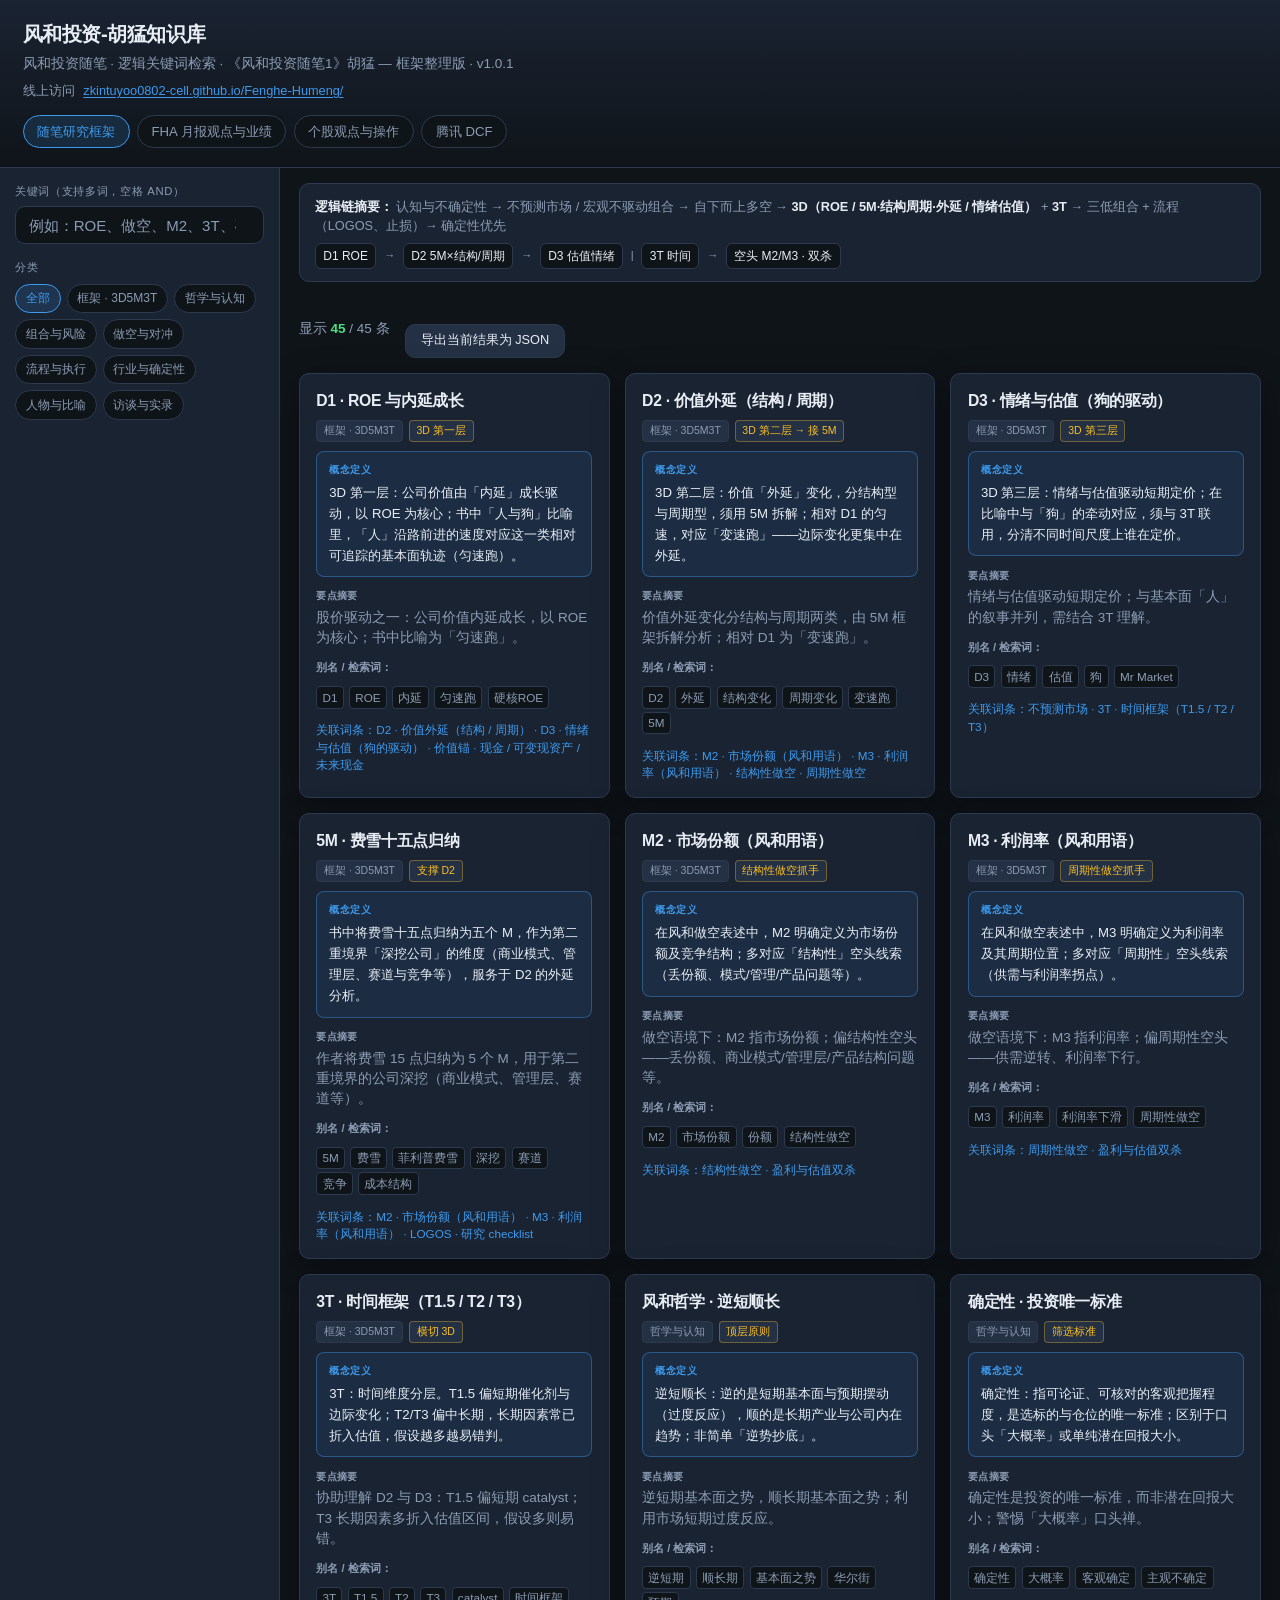
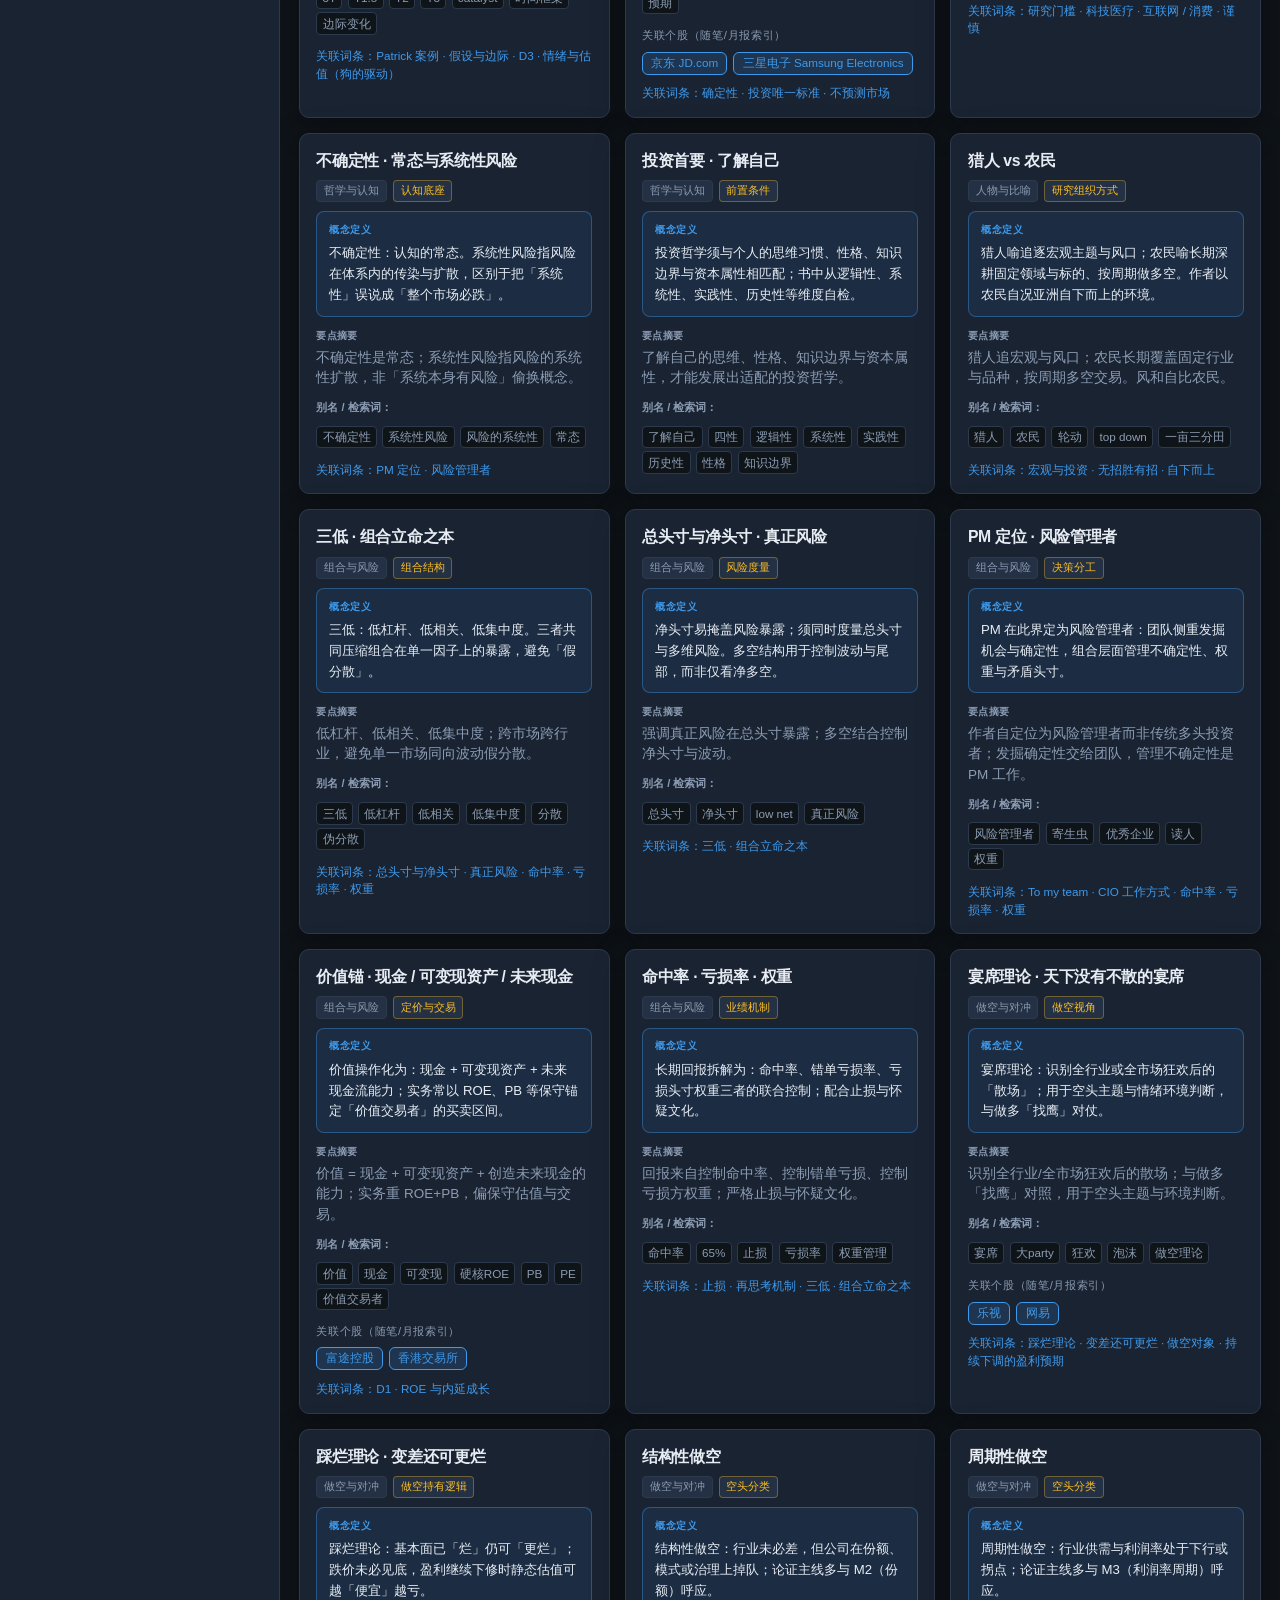
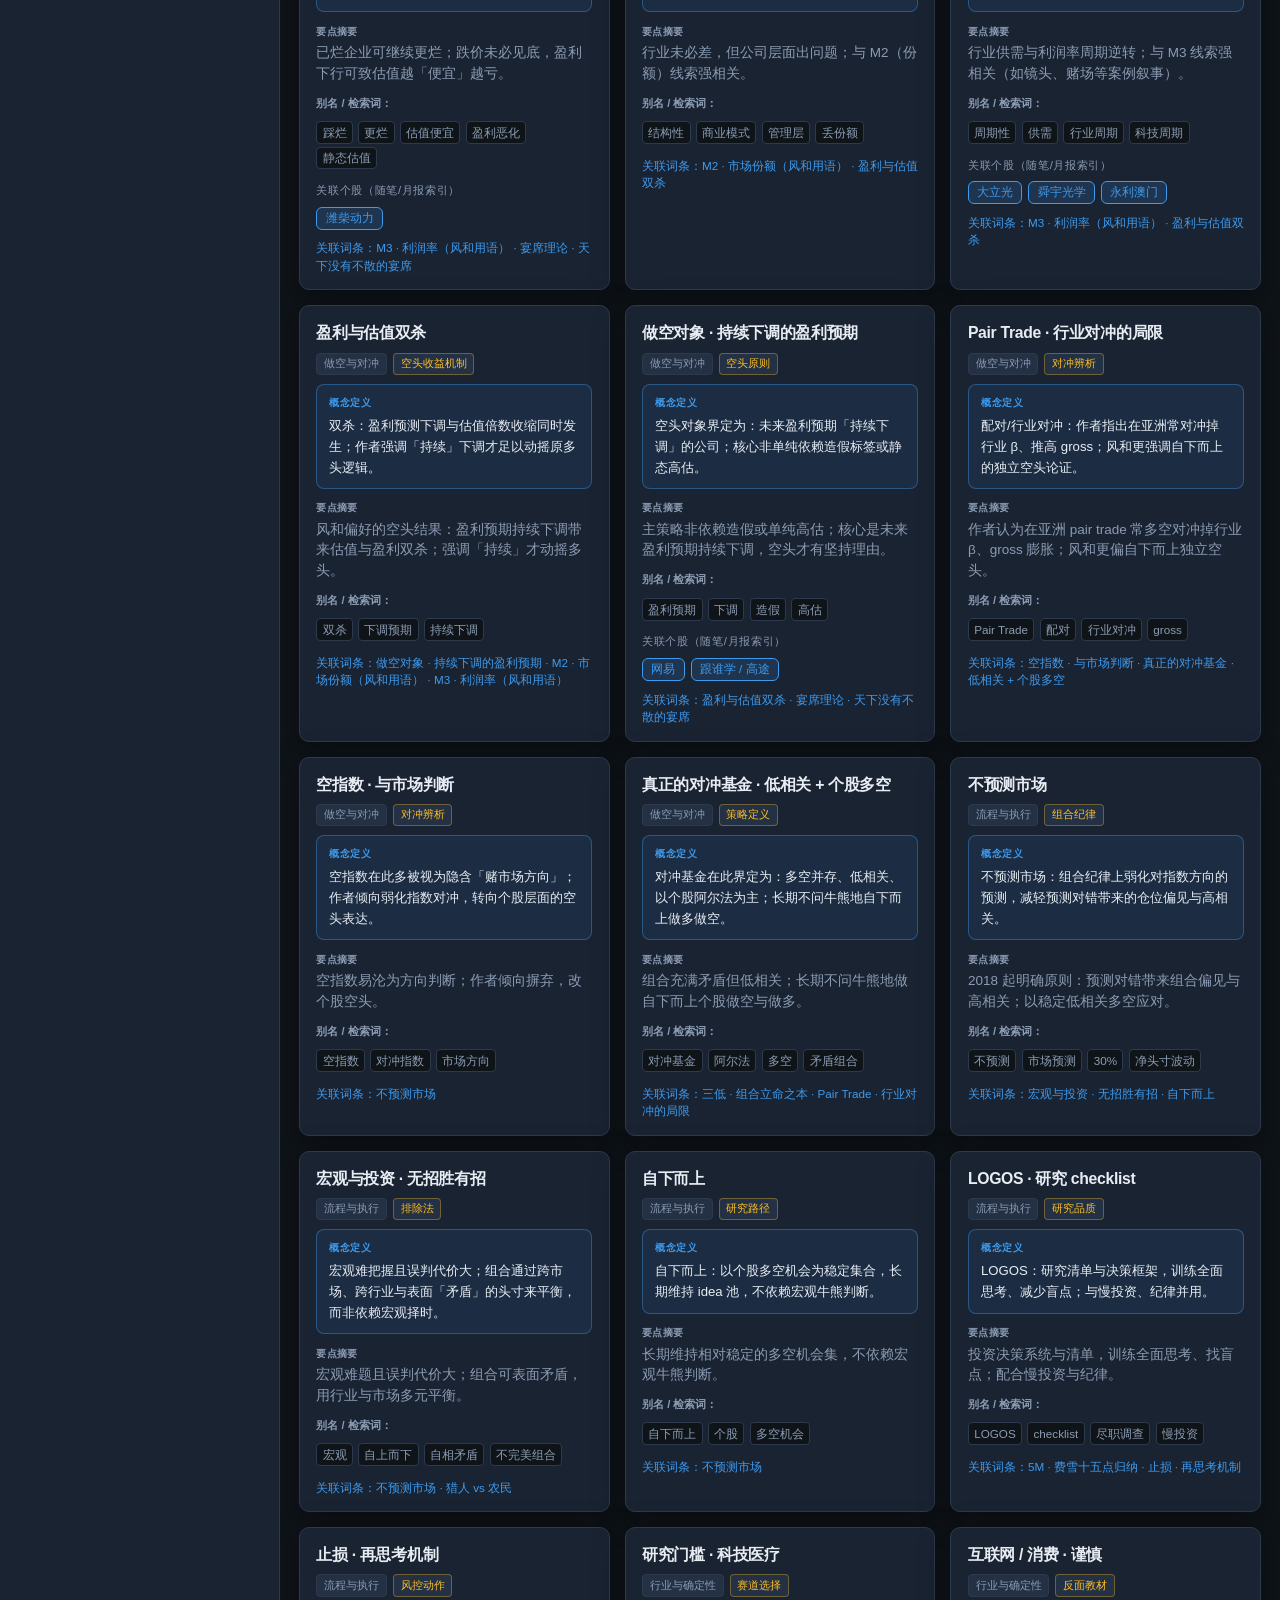
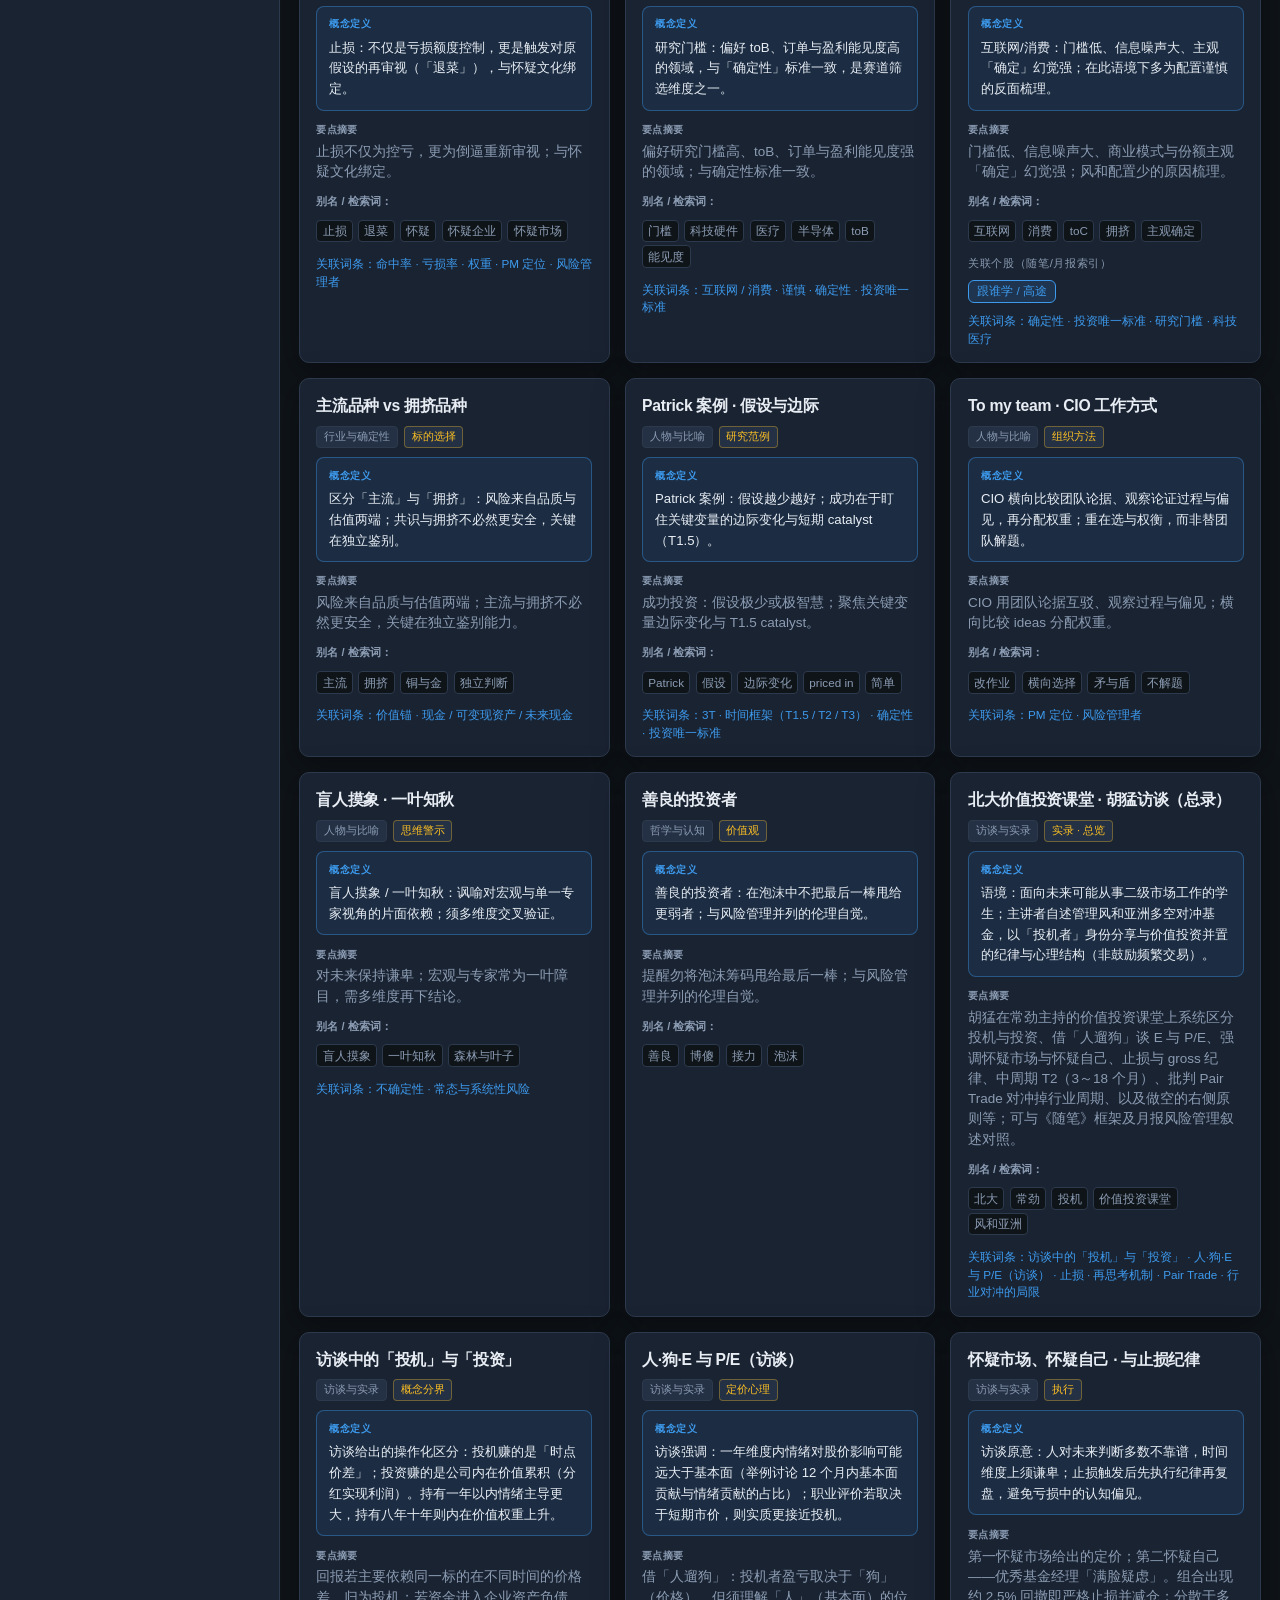
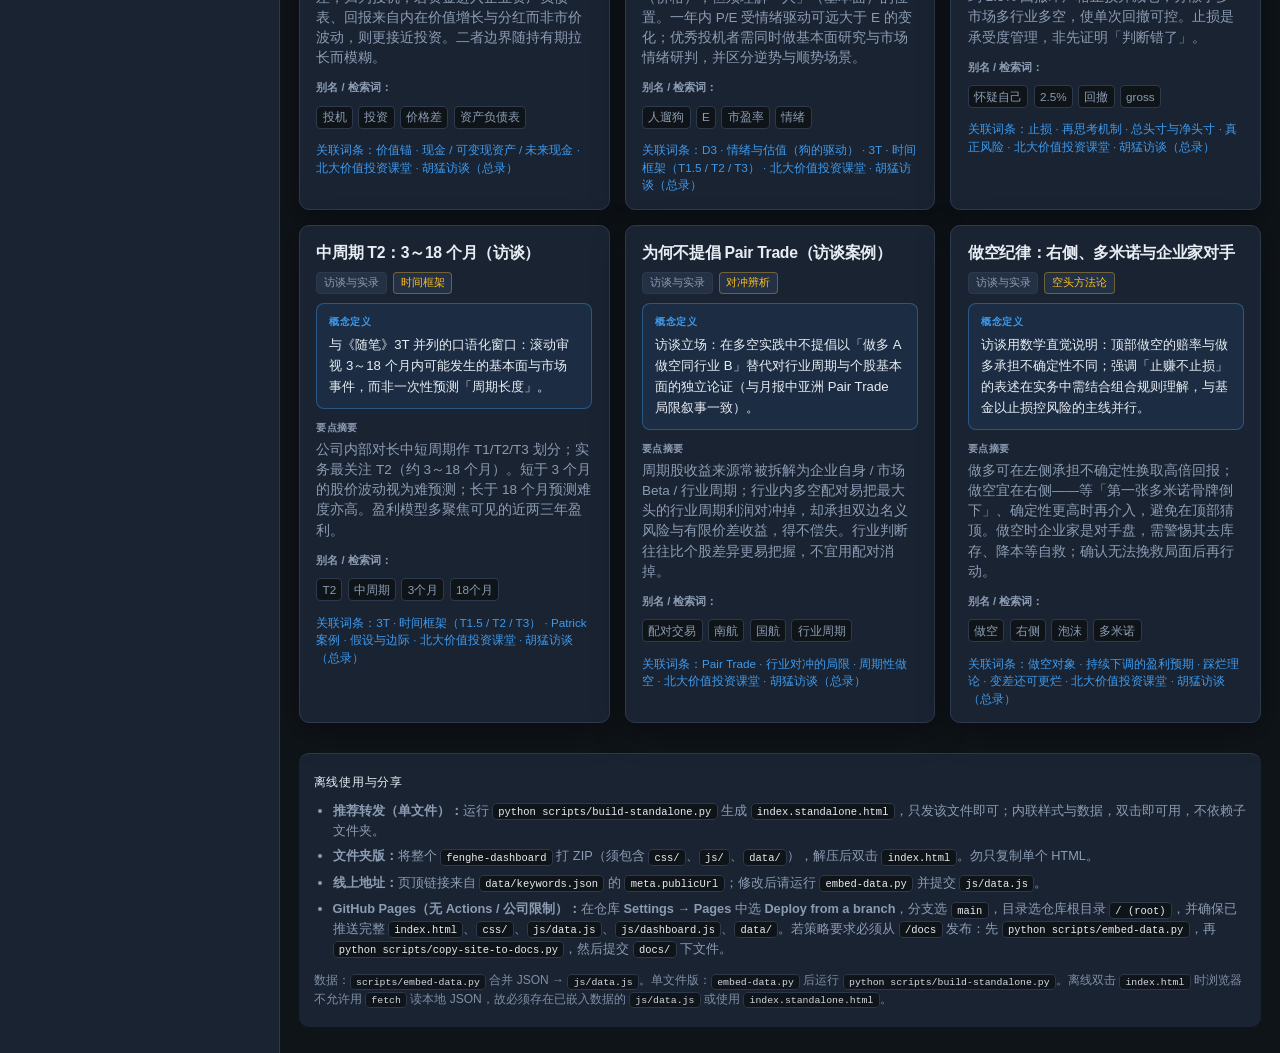
<file: docs/index.standalone.html>
<!DOCTYPE html>
<html lang="zh-CN">
  <head>
    <meta charset="utf-8" />
    <meta name="viewport" content="width=device-width, initial-scale=1" />
    <title>风和投资-胡猛知识库</title>
    <style id="kb-critical-fallback">
      /* 不依赖 dashboard.css：资源缺失时仍能显示告警 */
      #kb-asset-warning {
        display: none;
        box-sizing: border-box;
        margin: 0;
        padding: 12px 16px;
        background: #fef2f2;
        border-bottom: 2px solid #ef4444;
        color: #111;
        font: 14px/1.55 "Microsoft YaHei", "微软雅黑", sans-serif;
      }
      #kb-asset-warning.show {
        display: block;
      }
      #kb-asset-warning code {
        background: #fee2e2;
        padding: 0 4px;
        border-radius: 3px;
        font-size: 0.92em;
      }
    </style>
    <style>
:root {
  --bg: #0f1419;
  --surface: #1a2332;
  --surface2: #243044;
  --border: #2d3a4d;
  --text: #e8edf4;
  --muted: #8b9cb3;
  --accent: #3d9aed;
  --accent-dim: rgba(61, 154, 237, 0.15);
  --good: #4ade80;
  --warn: #fbbf24;
  --font: "Microsoft YaHei", "微软雅黑", sans-serif;
  --radius: 10px;
  --shadow: 0 8px 32px rgba(0, 0, 0, 0.35);
}

*,
*::before,
*::after {
  box-sizing: border-box;
}

html {
  font-size: 15px;
}

body {
  margin: 0;
  min-height: 100vh;
  font-family: var(--font);
  background: var(--bg);
  color: var(--text);
  line-height: 1.5;
}

a {
  color: var(--accent);
  text-decoration: none;
}
a:hover {
  text-decoration: underline;
}

.hidden {
  display: none !important;
}

.app-header {
  padding: 1.25rem 1.5rem;
  border-bottom: 1px solid var(--border);
  background: linear-gradient(180deg, var(--surface) 0%, var(--bg) 100%);
}

.app-header h1 {
  margin: 0 0 0.35rem;
  font-size: 1.35rem;
  font-weight: 600;
  letter-spacing: -0.02em;
}

.app-header .subtitle {
  margin: 0;
  font-size: 0.9rem;
  color: var(--muted);
}

.public-link-wrap {
  margin: 0.4rem 0 0;
  font-size: 0.85rem;
  color: var(--muted);
}

.public-link-label {
  margin-right: 0.35rem;
}

.public-link-wrap a {
  color: var(--accent);
  text-decoration: underline;
  text-underline-offset: 2px;
  word-break: break-all;
}

.public-link-wrap a:hover {
  color: var(--text);
}

.view-tabs {
  display: flex;
  flex-wrap: wrap;
  gap: 0.5rem;
  margin-top: 1rem;
}

.view-tab {
  padding: 0.45rem 0.9rem;
  font-size: 0.88rem;
  border-radius: 999px;
  border: 1px solid var(--border);
  background: var(--bg);
  color: var(--muted);
  cursor: pointer;
  transition: border-color 0.15s, color 0.15s, background 0.15s;
}

.view-tab:hover {
  border-color: var(--accent);
  color: var(--text);
}

.view-tab.active {
  background: var(--accent-dim);
  border-color: var(--accent);
  color: var(--accent);
}

.layout {
  display: grid;
  grid-template-columns: minmax(240px, 280px) 1fr;
  grid-template-rows: auto 1fr;
  min-height: calc(100vh - 88px);
}

@media (max-width: 900px) {
  .layout {
    grid-template-columns: 1fr;
  }
}

.sidebar {
  padding: 1rem 1rem 1.5rem;
  border-right: 1px solid var(--border);
  background: var(--surface);
}

@media (max-width: 900px) {
  .sidebar {
    border-right: none;
    border-bottom: 1px solid var(--border);
  }
}

.search-wrap {
  margin-bottom: 1rem;
}

.search-wrap label {
  display: block;
  font-size: 0.75rem;
  text-transform: uppercase;
  letter-spacing: 0.06em;
  color: var(--muted);
  margin-bottom: 0.4rem;
}

input[type="search"] {
  width: 100%;
  padding: 0.65rem 0.85rem;
  border-radius: var(--radius);
  border: 1px solid var(--border);
  background: var(--bg);
  color: var(--text);
  font-size: 1rem;
}

input[type="search"]::placeholder {
  color: var(--muted);
}

input[type="search"]:focus {
  outline: none;
  border-color: var(--accent);
  box-shadow: 0 0 0 3px var(--accent-dim);
}

.category-label {
  font-size: 0.75rem;
  text-transform: uppercase;
  letter-spacing: 0.06em;
  color: var(--muted);
  margin: 0.5rem 0 0.5rem;
}

.category-chips {
  display: flex;
  flex-wrap: wrap;
  gap: 0.4rem;
}

.chip {
  display: inline-flex;
  align-items: center;
  padding: 0.35rem 0.65rem;
  border-radius: 999px;
  font-size: 0.8rem;
  border: 1px solid var(--border);
  background: var(--bg);
  color: var(--muted);
  cursor: pointer;
  transition: background 0.15s, border-color 0.15s, color 0.15s;
}

.chip:hover {
  border-color: var(--accent);
  color: var(--text);
}

.chip.active {
  background: var(--accent-dim);
  border-color: var(--accent);
  color: var(--accent);
}

.main {
  padding: 1rem 1.25rem 2rem;
  overflow: auto;
}

.logic-strip {
  margin-bottom: 1.25rem;
  padding: 0.85rem 1rem;
  background: var(--surface);
  border: 1px solid var(--border);
  border-radius: var(--radius);
  font-size: 0.85rem;
  color: var(--muted);
}

.logic-strip strong {
  color: var(--text);
  font-weight: 600;
}

.logic-flow {
  display: flex;
  flex-wrap: wrap;
  align-items: center;
  gap: 0.35rem 0.5rem;
  margin-top: 0.5rem;
}

.logic-flow .flow-item {
  padding: 0.2rem 0.5rem;
  background: var(--bg);
  border-radius: 6px;
  font-size: 0.8rem;
  color: var(--text);
  border: 1px solid var(--border);
}

.logic-flow .arrow {
  color: var(--muted);
  font-size: 0.75rem;
}

.stats-bar {
  display: flex;
  flex-wrap: wrap;
  gap: 1rem;
  align-items: center;
  margin-bottom: 1rem;
  font-size: 0.9rem;
  color: var(--muted);
}

.stats-bar .count {
  color: var(--good);
  font-weight: 600;
}

.card-grid {
  display: grid;
  grid-template-columns: repeat(auto-fill, minmax(300px, 1fr));
  gap: 1rem;
}

.card {
  background: var(--surface);
  border: 1px solid var(--border);
  border-radius: var(--radius);
  padding: 1rem 1.1rem;
  box-shadow: var(--shadow);
  transition: border-color 0.15s;
}

.card:hover {
  border-color: #3d4f66;
}

.card h2 {
  margin: 0 0 0.5rem;
  font-size: 1.05rem;
  font-weight: 600;
  letter-spacing: -0.02em;
}

.card .meta-row {
  display: flex;
  flex-wrap: wrap;
  gap: 0.4rem;
  margin-bottom: 0.6rem;
}

.card .entry-definition {
  margin: 0 0 0.75rem;
  padding: 0.65rem 0.8rem;
  border-radius: 8px;
  border: 1px solid rgba(61, 154, 237, 0.4);
  background: rgba(61, 154, 237, 0.09);
}

.card .def-label {
  display: block;
  font-size: 0.68rem;
  font-weight: 600;
  letter-spacing: 0.06em;
  color: var(--accent);
  margin-bottom: 0.4rem;
}

.card .def-body {
  margin: 0;
  font-size: 0.88rem;
  line-height: 1.58;
  color: var(--text);
}

.card .summary-label {
  font-size: 0.68rem;
  font-weight: 600;
  color: var(--muted);
  margin: 0 0 0.3rem;
  letter-spacing: 0.04em;
}

.badge {
  font-size: 0.7rem;
  padding: 0.15rem 0.45rem;
  border-radius: 4px;
  background: var(--surface2);
  color: var(--muted);
  border: 1px solid var(--border);
}

.badge.logic {
  color: var(--warn);
  border-color: rgba(251, 191, 36, 0.35);
}

.card p.summary {
  margin: 0;
  font-size: 0.9rem;
  color: var(--muted);
}

.card .aliases {
  margin-top: 0.65rem;
  font-size: 0.78rem;
  color: var(--muted);
}

.card .aliases span {
  display: inline-block;
  margin-right: 0.35rem;
  margin-bottom: 0.2rem;
  padding: 0.1rem 0.35rem;
  background: var(--bg);
  border-radius: 4px;
  border: 1px solid var(--border);
}

.card .see-also {
  margin-top: 0.65rem;
  font-size: 0.78rem;
  color: var(--accent);
}

.card mark {
  background: rgba(61, 154, 237, 0.35);
  color: inherit;
  padding: 0 0.1rem;
}

.empty-state {
  padding: 2rem;
  text-align: center;
  color: var(--muted);
  border: 1px dashed var(--border);
  border-radius: var(--radius);
}

.footer-actions {
  margin-top: 1.5rem;
  display: flex;
  flex-wrap: wrap;
  gap: 0.75rem;
  align-items: center;
}

button.export {
  padding: 0.5rem 1rem;
  font-size: 0.85rem;
  border-radius: var(--radius);
  border: 1px solid var(--border);
  background: var(--surface2);
  color: var(--text);
  cursor: pointer;
}

button.export:hover {
  border-color: var(--accent);
  color: var(--accent);
}

.site-footer {
  margin-top: 2rem;
  padding: 1.25rem 1rem;
  border-top: 1px solid var(--border);
  border-radius: var(--radius);
  background: var(--surface);
  font-size: 0.85rem;
  color: var(--muted);
}

.site-footer-title {
  margin: 0 0 0.65rem;
  font-size: 0.8rem;
  text-transform: uppercase;
  letter-spacing: 0.06em;
  color: var(--text);
}

.site-footer-list {
  margin: 0 0 0.85rem;
  padding-left: 1.25rem;
}

.site-footer-list li {
  margin-bottom: 0.45rem;
}

.site-footer code {
  font-size: 0.82em;
  padding: 0.1rem 0.35rem;
  background: var(--bg);
  border-radius: 4px;
  border: 1px solid var(--border);
  color: var(--text);
}

.site-footer-meta {
  margin: 0;
  font-size: 0.8rem;
  opacity: 0.9;
}

.monthly-intro {
  margin-bottom: 1rem;
  padding: 1rem 1.1rem;
  background: var(--surface);
  border: 1px solid var(--border);
  border-radius: var(--radius);
  font-size: 0.9rem;
  color: var(--muted);
}

.monthly-intro-lead {
  margin: 0 0 0.5rem;
  color: var(--text);
}

.monthly-intro-note {
  margin: 0;
  font-size: 0.85rem;
}

.monthly-table-wrap {
  overflow-x: auto;
  margin-bottom: 1rem;
  border-radius: var(--radius);
  border: 1px solid var(--border);
}

.monthly-table {
  width: 100%;
  border-collapse: collapse;
  font-size: 0.82rem;
}

.monthly-table th,
.monthly-table td {
  padding: 0.5rem 0.65rem;
  text-align: right;
  border-bottom: 1px solid var(--border);
}

.monthly-table th:first-child,
.monthly-table td:first-child {
  text-align: left;
}

.monthly-table thead th {
  background: var(--surface2);
  color: var(--muted);
  font-weight: 600;
}

.monthly-table tbody tr:hover {
  background: rgba(61, 154, 237, 0.06);
}

.monthly-metrics .badge {
  font-size: 0.72rem;
}

.monthly-themes {
  margin: 0;
  padding-left: 1.2rem;
  font-size: 0.88rem;
  color: var(--muted);
}

.monthly-themes li {
  margin-bottom: 0.35rem;
}

.bridge-row {
  display: flex;
  flex-wrap: wrap;
  gap: 0.4rem;
}

.bridge-chip {
  padding: 0.25rem 0.55rem;
  font-size: 0.78rem;
  border-radius: 999px;
  border: 1px dashed var(--border);
  background: var(--bg);
  color: var(--accent);
  cursor: pointer;
}

.bridge-chip:hover {
  border-color: var(--accent);
  border-style: solid;
}

.muted {
  color: var(--muted);
}

.stock-list {
  display: flex;
  flex-direction: column;
  gap: 0.35rem;
  max-height: min(70vh, 520px);
  overflow-y: auto;
  padding-right: 0.25rem;
}

.stock-list-item {
  display: flex;
  justify-content: space-between;
  align-items: center;
  width: 100%;
  text-align: left;
  padding: 0.5rem 0.65rem;
  border-radius: var(--radius);
  border: 1px solid var(--border);
  background: var(--bg);
  color: var(--text);
  font-size: 0.86rem;
  cursor: pointer;
  transition: border-color 0.15s, background 0.15s;
}

.stock-list-item:hover {
  border-color: var(--accent);
}

.stock-list-item-active {
  border-color: var(--accent);
  background: var(--accent-dim);
}

.stock-list-name {
  font-weight: 500;
}

.stock-list-meta {
  font-size: 0.75rem;
  color: var(--muted);
}

.stock-mini-row {
  display: flex;
  flex-wrap: wrap;
  gap: 0.4rem;
}

.stock-mini-chip {
  padding: 0.2rem 0.5rem;
  font-size: 0.78rem;
  border-radius: 6px;
  border: 1px solid var(--border);
  background: var(--surface2);
  color: var(--good);
  cursor: pointer;
}

.stock-mini-chip:hover {
  border-color: var(--good);
}

.stock-detail {
  margin-top: 0.5rem;
}

.stock-detail-head {
  margin-bottom: 1rem;
}

.stock-detail-title {
  margin: 0 0 0.35rem;
  font-size: 1.2rem;
}

.stock-detail-sub {
  margin: 0.15rem 0;
  font-size: 0.85rem;
}

.stock-timeline-table td {
  vertical-align: top;
}

.stock-td-quote {
  text-align: left;
  max-width: 32rem;
  vertical-align: top;
}

.stock-quote {
  margin: 0;
  padding: 0.35rem 0 0.35rem 0.75rem;
  border-left: 3px solid var(--accent);
  font-size: 0.88rem;
  line-height: 1.55;
  color: var(--text);
}

.stance-tag {
  font-size: 0.72rem;
  padding: 0.15rem 0.4rem;
  border-radius: 4px;
  text-transform: lowercase;
}

.stance-long {
  background: rgba(74, 222, 128, 0.12);
  color: var(--good);
  border: 1px solid rgba(74, 222, 128, 0.35);
}

.stance-short {
  background: rgba(248, 113, 113, 0.12);
  color: #f87171;
  border: 1px solid rgba(248, 113, 113, 0.35);
}

.stance-other {
  background: var(--surface2);
  color: var(--muted);
  border: 1px solid var(--border);
}

button.linkish {
  background: none;
  border: none;
  padding: 0;
  color: var(--accent);
  cursor: pointer;
  font-size: inherit;
  text-decoration: underline;
  text-underline-offset: 2px;
}

button.linkish:hover {
  color: var(--text);
}

/* 月报：MTD / YTD 图表 */
.monthly-chart-wrap {
  margin: 1rem 0 1.25rem;
  padding: 1rem 1.1rem;
  border-radius: 10px;
  border: 1px solid var(--border);
  background: var(--surface2);
}

.chart-section .chart-title {
  margin: 0 0 0.5rem;
  font-size: 0.92rem;
  font-weight: 600;
  color: var(--text);
}

.chart-section .chart-title:not(:first-child) {
  margin-top: 1.25rem;
}

.mtd-highlight-strip {
  display: flex;
  flex-wrap: wrap;
  gap: 0.65rem 1.25rem;
  font-size: 0.8rem;
  color: var(--muted);
  margin-bottom: 0.65rem;
}

.mtd-highlight-strip strong {
  color: var(--text);
  font-weight: 600;
}

.mtd-chart-row {
  display: flex;
  align-items: flex-end;
  gap: 4px;
  min-height: 120px;
  padding: 0.25rem 0;
}

.mtd-bar-col {
  flex: 1;
  min-width: 0;
  display: flex;
  flex-direction: column;
  align-items: center;
  gap: 0.35rem;
}

.mtd-bar-inner {
  width: 100%;
  max-width: 22px;
  height: 88px;
  margin: 0 auto;
  display: flex;
  flex-direction: column;
  justify-content: flex-end;
  border-radius: 4px;
  background: var(--surface);
  border: 1px solid var(--border);
}

.mtd-bar {
  width: 100%;
  min-height: 2px;
  border-radius: 3px;
}

.mtd-bar.pos {
  background: linear-gradient(180deg, var(--good), rgba(74, 222, 128, 0.55));
}

.mtd-bar.neg {
  background: linear-gradient(180deg, #f87171, rgba(248, 113, 113, 0.55));
}

.mtd-bar-label {
  font-size: 0.65rem;
  color: var(--muted);
  text-align: center;
  line-height: 1.2;
}

.ytd-chart-svg-wrap {
  margin-top: 0.35rem;
}

.ytd-svg {
  width: 100%;
  height: 72px;
  display: block;
}

.ytd-x-labels {
  display: flex;
  justify-content: space-between;
  gap: 0.15rem;
  font-size: 0.62rem;
  color: var(--muted);
  margin-top: 0.25rem;
}

.ytd-x-labels span {
  flex: 1;
  min-width: 0;
  text-align: center;
  overflow: hidden;
  text-overflow: ellipsis;
}

/* 随笔卡片 → 个股 */
.fw-stock-chip {
  padding: 0.2rem 0.55rem;
  font-size: 0.78rem;
  border-radius: 6px;
  border: 1px solid var(--accent);
  background: var(--accent-dim);
  color: var(--accent);
  cursor: pointer;
}

.fw-stock-chip:hover {
  border-color: var(--text);
  color: var(--text);
}

/* 个股表 → 框架词条 */
.kw-open-chip {
  display: inline-block;
  margin: 0.15rem 0.35rem 0 0;
  padding: 0.12rem 0.45rem;
  font-size: 0.72rem;
  border-radius: 4px;
  border: 1px solid var(--border);
  background: var(--surface);
  color: var(--accent);
  cursor: pointer;
}

.kw-open-chip:hover {
  border-color: var(--accent);
}

.stock-td-kw {
  max-width: 14rem;
  vertical-align: top;
}

/* 腾讯 DCF 嵌入面板 */
.dcf-sidebar-hint {
  margin: 0;
  font-size: 0.88rem;
  color: var(--muted);
  line-height: 1.55;
}

.dcf-sidebar-hint code {
  font-size: 0.82rem;
  background: var(--surface2);
  padding: 0.1rem 0.35rem;
  border-radius: 4px;
}

.dcf-panel-frame {
  min-height: calc(100vh - 140px);
  border-radius: var(--radius);
  overflow: hidden;
  border: 1px solid var(--border);
  background: var(--surface);
}

.dcf-iframe {
  display: block;
  width: 100%;
  min-height: calc(100vh - 140px);
  border: 0;
  background: var(--bg);
}

</style>
  </head>
  <body>
    <div id="kb-asset-warning" role="alert" hidden>
      <strong>无法加载样式或数据。</strong>
      常见原因：① 只复制了单个 HTML，未带上同级的 <code>css/</code>、<code>js/</code> 文件夹；② ZIP 未完整解压或路径被移动。
      请把<strong>整个</strong>知识库文件夹解压到本地，再双击其中的 <code>index.html</code>。
      若需「单文件」转发，请使用同目录下的 <code>index.standalone.html</code>（生成方式见页脚说明）。
    </div>
    <header class="app-header">
      <h1 id="meta-title">风和投资-胡猛知识库</h1>
      <p class="subtitle" id="meta-subtitle"></p>
      <p class="public-link-wrap" id="public-link-wrap" hidden>
        <span class="public-link-label">线上访问</span>
        <a id="public-url-link" href="#" target="_blank" rel="noopener noreferrer"></a>
      </p>
      <nav class="view-tabs" id="view-tabs" aria-label="视图切换">
        <button type="button" class="view-tab active" data-view="framework" aria-selected="true">
          随笔研究框架
        </button>
        <button type="button" class="view-tab" data-view="monthly" aria-selected="false">
          FHA 月报观点与业绩
        </button>
        <button type="button" class="view-tab" data-view="stocks" aria-selected="false">
          个股观点与操作
        </button>
        <button type="button" class="view-tab" data-view="dcf" aria-selected="false">
          腾讯 DCF
        </button>
      </nav>
    </header>

    <div class="layout">
      <aside class="sidebar" id="sidebar-framework" aria-label="框架筛选">
        <div class="search-wrap">
          <label for="search">关键词（支持多词，空格 AND）</label>
          <input
            id="search"
            type="search"
            placeholder="例如：ROE、做空、M2、3T、确定性…"
            autocomplete="off"
          />
        </div>
        <p class="category-label">分类</p>
        <div id="category-chips" class="category-chips"></div>
      </aside>

      <aside class="sidebar hidden" id="sidebar-monthly" aria-label="月报筛选">
        <div class="search-wrap">
          <label for="search-monthly">检索月报（观点 / 业绩 / 对照标签）</label>
          <input
            id="search-monthly"
            type="search"
            placeholder="例如：止损、AI、gross、3D、恒瑞…"
            autocomplete="off"
          />
        </div>
        <p class="category-label">年份</p>
        <div id="year-chips" class="category-chips"></div>
      </aside>

      <aside class="sidebar hidden" id="sidebar-dcf" aria-label="腾讯 DCF">
        <p class="category-label">说明</p>
        <p class="dcf-sidebar-hint">
          面板由 <code>tencent-dcf/tencent_dcf.py --export-panel</code> 生成，写入本目录下
          <code>tencent-dcf-panel.html</code>。生成后在本页刷新即可；若空白请先运行上述命令。
        </p>
      </aside>

      <aside class="sidebar hidden" id="sidebar-stocks" aria-label="个股筛选">
        <div class="search-wrap">
          <label for="search-stock">检索个股（名称 / 代码 / 别名）</label>
          <input
            id="search-stock"
            type="search"
            placeholder="例如：恒瑞、三星、600276、ALGN…"
            autocomplete="off"
          />
        </div>
        <p class="category-label">标的列表</p>
        <div id="stock-list" class="stock-list" role="listbox" aria-label="个股列表"></div>
      </aside>

      <main class="main">
        <div id="panel-framework">
        <div class="logic-strip" role="region" aria-label="逻辑链摘要">
          <strong>逻辑链摘要：</strong>
          认知与不确定性 → 不预测市场 / 宏观不驱动组合 → 自下而上多空 →
          <strong>3D（ROE / 5M·结构周期·外延 / 情绪估值）</strong> +
          <strong>3T</strong> → 三低组合 + 流程（LOGOS、止损）→ 确定性优先
          <div class="logic-flow" aria-hidden="true">
            <span class="flow-item">D1 ROE</span>
            <span class="arrow">→</span>
            <span class="flow-item">D2 5M×结构/周期</span>
            <span class="arrow">→</span>
            <span class="flow-item">D3 估值情绪</span>
            <span class="arrow">|</span>
            <span class="flow-item">3T 时间</span>
            <span class="arrow">→</span>
            <span class="flow-item">空头 M2/M3 · 双杀</span>
          </div>
        </div>

        <div class="stats-bar">
          <span>显示 <span class="count" id="stat-count">0</span> / <span id="stat-total">0</span> 条</span>
          <div class="footer-actions">
            <button type="button" class="export" id="export-json">导出当前结果为 JSON</button>
          </div>
        </div>

        <div id="card-grid" class="card-grid"></div>
        </div>

        <div id="panel-monthly" class="hidden">
          <div class="monthly-intro" id="monthly-intro"></div>
          <div id="monthly-chart-wrap" class="monthly-chart-wrap" aria-label="月度收益图表"></div>
          <div class="monthly-table-wrap">
            <table class="monthly-table" id="monthly-table" aria-label="月度业绩一览">
              <thead>
                <tr>
                  <th>期间</th>
                  <th>MTD</th>
                  <th>YTD</th>
                  <th>TTM</th>
                  <th>杠杆</th>
                  <th>AUM (US$m)</th>
                </tr>
              </thead>
              <tbody id="monthly-table-body"></tbody>
            </table>
          </div>
          <div class="stats-bar">
            <span>月报 <span class="count" id="monthly-stat-count">0</span> / <span id="monthly-stat-total">0</span> 期</span>
            <div class="footer-actions">
              <button type="button" class="export" id="export-monthly-json">导出当前筛选月报 JSON</button>
            </div>
          </div>
          <div id="monthly-card-grid" class="card-grid monthly-card-grid"></div>
        </div>

        <div id="panel-dcf" class="hidden">
          <div class="dcf-panel-frame" role="region" aria-label="腾讯控股 DCF 模型">
            <iframe
              class="dcf-iframe"
              title="腾讯 DCF 面板"
              src="tencent-dcf-panel.html"
            ></iframe>
          </div>
        </div>

        <div id="panel-stocks" class="hidden">
          <div class="stock-panel-intro" id="stock-panel-intro"></div>
          <div class="stats-bar">
            <span>已选标的的历史表述 <span class="count" id="stock-mention-count">0</span> 条</span>
            <div class="footer-actions">
              <button type="button" class="export" id="export-stock-json">导出当前个股 JSON</button>
            </div>
          </div>
          <div id="stock-detail" class="stock-detail"></div>
        </div>

        <footer class="site-footer" id="site-footer">
          <p class="site-footer-title">离线使用与分享</p>
          <ul class="site-footer-list">
            <li><strong>推荐转发（单文件）：</strong>运行 <code>python scripts/build-standalone.py</code> 生成 <code>index.standalone.html</code>，只发该文件即可；内联样式与数据，双击即可用，不依赖子文件夹。</li>
            <li><strong>文件夹版：</strong>将整个 <code>fenghe-dashboard</code> 打 ZIP（须包含 <code>css/</code>、<code>js/</code>、<code>data/</code>），解压后双击 <code>index.html</code>。勿只复制单个 HTML。</li>
            <li><strong>线上地址：</strong>页顶链接来自 <code>data/keywords.json</code> 的 <code>meta.publicUrl</code>；修改后请运行 <code>embed-data.py</code> 并提交 <code>js/data.js</code>。</li>
            <li><strong>GitHub Pages（无 Actions / 公司限制）：</strong>在仓库 <strong>Settings → Pages</strong> 中选 <strong>Deploy from a branch</strong>，分支选 <code>main</code>，目录选仓库根目录 <code>/ (root)</code>，并确保已推送完整 <code>index.html</code>、<code>css/</code>、<code>js/data.js</code>、<code>js/dashboard.js</code>、<code>data/</code>。若策略要求必须从 <code>/docs</code> 发布：先 <code>python scripts/embed-data.py</code>，再 <code>python scripts/copy-site-to-docs.py</code>，然后提交 <code>docs/</code> 下文件。</li>
          </ul>
          <p class="site-footer-meta">数据：<code>scripts/embed-data.py</code> 合并 JSON → <code>js/data.js</code>。单文件版：<code>embed-data.py</code> 后运行 <code>python scripts/build-standalone.py</code>。离线双击 <code>index.html</code> 时浏览器不允许用 <code>fetch</code> 读本地 JSON，故必须存在已嵌入数据的 <code>js/data.js</code> 或使用 <code>index.standalone.html</code>。</p>
        </footer>
      </main>
    </div>

    <script>
window.__FENGHE_KB__ = {
  "meta": {
    "title": "风和投资随笔 · 逻辑关键词检索",
    "source": "《风和投资随笔1》胡猛 — 框架整理版",
    "version": "1.0.1",
    "publicUrl": "https://zkintuyoo0802-cell.github.io/Fenghe-Humeng/"
  },
  "categories": [
    {
      "id": "frame-3d5m3t",
      "label": "框架 · 3D5M3T",
      "order": 1
    },
    {
      "id": "philosophy",
      "label": "哲学与认知",
      "order": 2
    },
    {
      "id": "portfolio",
      "label": "组合与风险",
      "order": 3
    },
    {
      "id": "short",
      "label": "做空与对冲",
      "order": 4
    },
    {
      "id": "process",
      "label": "流程与执行",
      "order": 5
    },
    {
      "id": "sector",
      "label": "行业与确定性",
      "order": 6
    },
    {
      "id": "metaphor",
      "label": "人物与比喻",
      "order": 7
    },
    {
      "id": "talks",
      "label": "访谈与实录",
      "order": 8
    }
  ],
  "entries": [
    {
      "id": "d1",
      "category": "frame-3d5m3t",
      "title": "D1 · ROE 与内延成长",
      "aliases": [
        "D1",
        "ROE",
        "内延",
        "匀速跑",
        "硬核ROE"
      ],
      "tags": [
        "3D",
        "基本面",
        "价值"
      ],
      "summary": "股价驱动之一：公司价值内延成长，以 ROE 为核心；书中比喻为「匀速跑」。",
      "logicRole": "3D 第一层",
      "seeAlso": [
        "d2",
        "d3",
        "value-anchor"
      ],
      "definition": "3D 第一层：公司价值由「内延」成长驱动，以 ROE 为核心；书中「人与狗」比喻里，「人」沿路前进的速度对应这一类相对可追踪的基本面轨迹（匀速跑）。"
    },
    {
      "id": "d2",
      "category": "frame-3d5m3t",
      "title": "D2 · 价值外延（结构 / 周期）",
      "aliases": [
        "D2",
        "外延",
        "结构变化",
        "周期变化",
        "变速跑",
        "5M"
      ],
      "tags": [
        "3D",
        "5M",
        "边际"
      ],
      "summary": "价值外延变化分结构与周期两类，由 5M 框架拆解分析；相对 D1 为「变速跑」。",
      "logicRole": "3D 第二层 → 接 5M",
      "seeAlso": [
        "m2-share",
        "m3-margin",
        "structural-short",
        "cyclical-short"
      ],
      "definition": "3D 第二层：价值「外延」变化，分结构型与周期型，须用 5M 拆解；相对 D1 的匀速，对应「变速跑」——边际变化更集中在外延。"
    },
    {
      "id": "d3",
      "category": "frame-3d5m3t",
      "title": "D3 · 情绪与估值（狗的驱动）",
      "aliases": [
        "D3",
        "情绪",
        "估值",
        "狗",
        "Mr Market"
      ],
      "tags": [
        "3D",
        "市场",
        "定价"
      ],
      "summary": "情绪与估值驱动短期定价；与基本面「人」的叙事并列，需结合 3T 理解。",
      "logicRole": "3D 第三层",
      "seeAlso": [
        "no-predict-market",
        "t-framework"
      ],
      "definition": "3D 第三层：情绪与估值驱动短期定价；在比喻中与「狗」的牵动对应，须与 3T 联用，分清不同时间尺度上谁在定价。"
    },
    {
      "id": "5m-fisher",
      "category": "frame-3d5m3t",
      "title": "5M · 费雪十五点归纳",
      "aliases": [
        "5M",
        "费雪",
        "菲利普费雪",
        "深挖",
        "赛道",
        "竞争",
        "成本结构"
      ],
      "tags": [
        "5M",
        "研究深度"
      ],
      "summary": "作者将费雪 15 点归纳为 5 个 M，用于第二重境界的公司深挖（商业模式、管理层、赛道等）。",
      "logicRole": "支撑 D2",
      "seeAlso": [
        "m2-share",
        "m3-margin",
        "logos"
      ],
      "definition": "书中将费雪十五点归纳为五个 M，作为第二重境界「深挖公司」的维度（商业模式、管理层、赛道与竞争等），服务于 D2 的外延分析。"
    },
    {
      "id": "m2-share",
      "category": "frame-3d5m3t",
      "title": "M2 · 市场份额（风和用语）",
      "aliases": [
        "M2",
        "市场份额",
        "份额",
        "结构性做空"
      ],
      "tags": [
        "5M",
        "做空",
        "结构"
      ],
      "summary": "做空语境下：M2 指市场份额；偏结构性空头——丢份额、商业模式/管理层/产品结构问题等。",
      "logicRole": "结构性做空抓手",
      "seeAlso": [
        "structural-short",
        "dual-kill"
      ],
      "definition": "在风和做空表述中，M2 明确定义为市场份额及竞争结构；多对应「结构性」空头线索（丢份额、模式/管理/产品问题等）。"
    },
    {
      "id": "m3-margin",
      "category": "frame-3d5m3t",
      "title": "M3 · 利润率（风和用语）",
      "aliases": [
        "M3",
        "利润率",
        "利润率下滑",
        "周期性做空"
      ],
      "tags": [
        "5M",
        "做空",
        "周期"
      ],
      "summary": "做空语境下：M3 指利润率；偏周期性空头——供需逆转、利润率下行。",
      "logicRole": "周期性做空抓手",
      "seeAlso": [
        "cyclical-short",
        "dual-kill"
      ],
      "definition": "在风和做空表述中，M3 明确定义为利润率及其周期位置；多对应「周期性」空头线索（供需与利润率拐点）。"
    },
    {
      "id": "t-framework",
      "category": "frame-3d5m3t",
      "title": "3T · 时间框架（T1.5 / T2 / T3）",
      "aliases": [
        "3T",
        "T1.5",
        "T2",
        "T3",
        "catalyst",
        "时间框架",
        "边际变化"
      ],
      "tags": [
        "时间",
        "假设"
      ],
      "summary": "协助理解 D2 与 D3：T1.5 偏短期 catalyst；T3 长期因素多折入估值区间，假设多则易错。",
      "logicRole": "横切 3D",
      "seeAlso": [
        "patrick",
        "d3"
      ],
      "definition": "3T：时间维度分层。T1.5 偏短期催化剂与边际变化；T2/T3 偏中长期，长期因素常已折入估值，假设越多越易错判。"
    },
    {
      "id": "fenghe-philosophy",
      "category": "philosophy",
      "title": "风和哲学 · 逆短顺长",
      "aliases": [
        "逆短期",
        "顺长期",
        "基本面之势",
        "华尔街",
        "预期"
      ],
      "tags": [
        "总纲"
      ],
      "summary": "逆短期基本面之势，顺长期基本面之势；利用市场短期过度反应。",
      "logicRole": "顶层原则",
      "seeAlso": [
        "certainty",
        "no-predict-market"
      ],
      "relatedStockIds": [
        "jd",
        "samsung-elec"
      ],
      "definition": "逆短顺长：逆的是短期基本面与预期摆动（过度反应），顺的是长期产业与公司内在趋势；非简单「逆势抄底」。"
    },
    {
      "id": "certainty",
      "category": "philosophy",
      "title": "确定性 · 投资唯一标准",
      "aliases": [
        "确定性",
        "大概率",
        "客观确定",
        "主观不确定"
      ],
      "tags": [
        "认知",
        "标准"
      ],
      "summary": "确定性是投资的唯一标准，而非潜在回报大小；警惕「大概率」口头禅。",
      "logicRole": "筛选标准",
      "seeAlso": [
        "barrier",
        "internet-caution"
      ],
      "definition": "确定性：指可论证、可核对的客观把握程度，是选标的与仓位的唯一标准；区别于口头「大概率」或单纯潜在回报大小。"
    },
    {
      "id": "uncertainty",
      "category": "philosophy",
      "title": "不确定性 · 常态与系统性风险",
      "aliases": [
        "不确定性",
        "系统性风险",
        "风险的系统性",
        "常态"
      ],
      "tags": [
        "风险",
        "宏观"
      ],
      "summary": "不确定性是常态；系统性风险指风险的系统性扩散，非「系统本身有风险」偷换概念。",
      "logicRole": "认知底座",
      "seeAlso": [
        "pm-risk-manager"
      ],
      "definition": "不确定性：认知的常态。系统性风险指风险在体系内的传染与扩散，区别于把「系统性」误说成「整个市场必跌」。"
    },
    {
      "id": "know-yourself",
      "category": "philosophy",
      "title": "投资首要 · 了解自己",
      "aliases": [
        "了解自己",
        "四性",
        "逻辑性",
        "系统性",
        "实践性",
        "历史性",
        "性格",
        "知识边界"
      ],
      "tags": [
        "投资者适配"
      ],
      "summary": "了解自己的思维、性格、知识边界与资本属性，才能发展出适配的投资哲学。",
      "logicRole": "前置条件",
      "seeAlso": [],
      "definition": "投资哲学须与个人的思维习惯、性格、知识边界与资本属性相匹配；书中从逻辑性、系统性、实践性、历史性等维度自检。"
    },
    {
      "id": "hunter-farmer",
      "category": "metaphor",
      "title": "猎人 vs 农民",
      "aliases": [
        "猎人",
        "农民",
        "轮动",
        "top down",
        "一亩三分田"
      ],
      "tags": [
        "方法论",
        "亚洲市场"
      ],
      "summary": "猎人追宏观与风口；农民长期覆盖固定行业与品种，按周期多空交易。风和自比农民。",
      "logicRole": "研究组织方式",
      "seeAlso": [
        "no-macro",
        "bottom-up"
      ],
      "definition": "猎人喻追逐宏观主题与风口；农民喻长期深耕固定领域与标的、按周期做多空。作者以农民自况亚洲自下而上的环境。"
    },
    {
      "id": "three-low",
      "category": "portfolio",
      "title": "三低 · 组合立命之本",
      "aliases": [
        "三低",
        "低杠杆",
        "低相关",
        "低集中度",
        "分散",
        "伪分散"
      ],
      "tags": [
        "组合",
        "风控"
      ],
      "summary": "低杠杆、低相关、低集中度；跨市场跨行业，避免单一市场同向波动假分散。",
      "logicRole": "组合结构",
      "seeAlso": [
        "gross-net",
        "hit-rate"
      ],
      "definition": "三低：低杠杆、低相关、低集中度。三者共同压缩组合在单一因子上的暴露，避免「假分散」。"
    },
    {
      "id": "gross-net",
      "category": "portfolio",
      "title": "总头寸与净头寸 · 真正风险",
      "aliases": [
        "总头寸",
        "净头寸",
        "low net",
        "真正风险"
      ],
      "tags": [
        "杠杆",
        "风控"
      ],
      "summary": "强调真正风险在总头寸暴露；多空结合控制净头寸与波动。",
      "logicRole": "风险度量",
      "seeAlso": [
        "three-low"
      ],
      "definition": "净头寸易掩盖风险暴露；须同时度量总头寸与多维风险。多空结构用于控制波动与尾部，而非仅看净多空。"
    },
    {
      "id": "pm-risk-manager",
      "category": "portfolio",
      "title": "PM 定位 · 风险管理者",
      "aliases": [
        "风险管理者",
        "寄生虫",
        "优秀企业",
        "读人",
        "权重"
      ],
      "tags": [
        "组织",
        "角色"
      ],
      "summary": "作者自定位为风险管理者而非传统多头投资者；发掘确定性交给团队，管理不确定性是 PM 工作。",
      "logicRole": "决策分工",
      "seeAlso": [
        "to-team",
        "hit-rate"
      ],
      "definition": "PM 在此界定为风险管理者：团队侧重发掘机会与确定性，组合层面管理不确定性、权重与矛盾头寸。"
    },
    {
      "id": "value-anchor",
      "category": "portfolio",
      "title": "价值锚 · 现金 / 可变现资产 / 未来现金",
      "aliases": [
        "价值",
        "现金",
        "可变现",
        "硬核ROE",
        "PB",
        "PE",
        "价值交易者"
      ],
      "tags": [
        "估值",
        "ROE"
      ],
      "summary": "价值 = 现金 + 可变现资产 + 创造未来现金的能力；实务重 ROE+PB，偏保守估值与交易。",
      "logicRole": "定价与交易",
      "seeAlso": [
        "d1"
      ],
      "relatedStockIds": [
        "futu",
        "hkex"
      ],
      "definition": "价值操作化为：现金 + 可变现资产 + 未来现金流能力；实务常以 ROE、PB 等保守锚定「价值交易者」的买卖区间。"
    },
    {
      "id": "hit-rate",
      "category": "portfolio",
      "title": "命中率 · 亏损率 · 权重",
      "aliases": [
        "命中率",
        "65%",
        "止损",
        "亏损率",
        "权重管理"
      ],
      "tags": [
        "业绩拆解"
      ],
      "summary": "回报来自控制命中率、控制错单亏损、控制亏损方权重；严格止损与怀疑文化。",
      "logicRole": "业绩机制",
      "seeAlso": [
        "stop-loss",
        "three-low"
      ],
      "definition": "长期回报拆解为：命中率、错单亏损率、亏损头寸权重三者的联合控制；配合止损与怀疑文化。"
    },
    {
      "id": "party-theory",
      "category": "short",
      "title": "宴席理论 · 天下没有不散的宴席",
      "aliases": [
        "宴席",
        "大party",
        "狂欢",
        "泡沫",
        "做空理论"
      ],
      "tags": [
        "做空",
        "周期"
      ],
      "summary": "识别全行业/全市场狂欢后的散场；与做多「找鹰」对照，用于空头主题与环境判断。",
      "logicRole": "做空视角",
      "seeAlso": [
        "step-on-bad",
        "short-earnings"
      ],
      "relatedStockIds": [
        "leeco",
        "netease"
      ],
      "definition": "宴席理论：识别全行业或全市场狂欢后的「散场」；用于空头主题与情绪环境判断，与做多「找鹰」对仗。"
    },
    {
      "id": "step-on-bad",
      "category": "short",
      "title": "踩烂理论 · 变差还可更烂",
      "aliases": [
        "踩烂",
        "更烂",
        "估值便宜",
        "盈利恶化",
        "静态估值"
      ],
      "tags": [
        "做空",
        "估值陷阱"
      ],
      "summary": "已烂企业可继续更烂；跌价未必见底，盈利下行可致估值越「便宜」越亏。",
      "logicRole": "做空持有逻辑",
      "seeAlso": [
        "m3-margin",
        "party-theory"
      ],
      "relatedStockIds": [
        "weichai"
      ],
      "definition": "踩烂理论：基本面已「烂」仍可「更烂」；跌价未必见底，盈利继续下修时静态估值可越「便宜」越亏。"
    },
    {
      "id": "structural-short",
      "category": "short",
      "title": "结构性做空",
      "aliases": [
        "结构性",
        "商业模式",
        "管理层",
        "丢份额"
      ],
      "tags": [
        "做空",
        "M2"
      ],
      "summary": "行业未必差，但公司层面出问题；与 M2（份额）线索强相关。",
      "logicRole": "空头分类",
      "seeAlso": [
        "m2-share",
        "dual-kill"
      ],
      "definition": "结构性做空：行业未必差，但公司在份额、模式或治理上掉队；论证主线多与 M2（份额）呼应。"
    },
    {
      "id": "cyclical-short",
      "category": "short",
      "title": "周期性做空",
      "aliases": [
        "周期性",
        "供需",
        "行业周期",
        "科技周期"
      ],
      "tags": [
        "做空",
        "M3"
      ],
      "summary": "行业供需与利润率周期逆转；与 M3 线索强相关（如镜头、赌场等案例叙事）。",
      "logicRole": "空头分类",
      "seeAlso": [
        "m3-margin",
        "dual-kill"
      ],
      "relatedStockIds": [
        "largan",
        "sunny-optical",
        "wynn-macau"
      ],
      "definition": "周期性做空：行业供需与利润率处于下行或拐点；论证主线多与 M3（利润率周期）呼应。"
    },
    {
      "id": "dual-kill",
      "category": "short",
      "title": "盈利与估值双杀",
      "aliases": [
        "双杀",
        "下调预期",
        "持续下调"
      ],
      "tags": [
        "做空",
        "结果"
      ],
      "summary": "风和偏好的空头结果：盈利预期持续下调带来估值与盈利双杀；强调「持续」才动摇多头。",
      "logicRole": "空头收益机制",
      "seeAlso": [
        "short-earnings",
        "m2-share",
        "m3-margin"
      ],
      "definition": "双杀：盈利预测下调与估值倍数收缩同时发生；作者强调「持续」下调才足以动摇原多头逻辑。"
    },
    {
      "id": "short-earnings",
      "category": "short",
      "title": "做空对象 · 持续下调的盈利预期",
      "aliases": [
        "盈利预期",
        "下调",
        "造假",
        "高估"
      ],
      "tags": [
        "做空",
        "选股"
      ],
      "summary": "主策略非依赖造假或单纯高估；核心是未来盈利预期持续下调，空头才有坚持理由。",
      "logicRole": "空头原则",
      "seeAlso": [
        "dual-kill",
        "party-theory"
      ],
      "relatedStockIds": [
        "netease",
        "gsx"
      ],
      "definition": "空头对象界定为：未来盈利预期「持续下调」的公司；核心非单纯依赖造假标签或静态高估。"
    },
    {
      "id": "pair-trade",
      "category": "short",
      "title": "Pair Trade · 行业对冲的局限",
      "aliases": [
        "Pair Trade",
        "配对",
        "行业对冲",
        "gross"
      ],
      "tags": [
        "对冲",
        "亚洲"
      ],
      "summary": "作者认为在亚洲 pair trade 常多空对冲掉行业β、gross 膨胀；风和更偏自下而上独立空头。",
      "logicRole": "对冲辨析",
      "seeAlso": [
        "index-short",
        "true-hedge-fund"
      ],
      "definition": "配对/行业对冲：作者指出在亚洲常对冲掉行业 β、推高 gross；风和更强调自下而上的独立空头论证。"
    },
    {
      "id": "index-short",
      "category": "short",
      "title": "空指数 · 与市场判断",
      "aliases": [
        "空指数",
        "对冲指数",
        "市场方向"
      ],
      "tags": [
        "对冲"
      ],
      "summary": "空指数易沦为方向判断；作者倾向摒弃，改个股空头。",
      "logicRole": "对冲辨析",
      "seeAlso": [
        "no-predict-market"
      ],
      "definition": "空指数在此多被视为隐含「赌市场方向」；作者倾向弱化指数对冲，转向个股层面的空头表达。"
    },
    {
      "id": "true-hedge-fund",
      "category": "short",
      "title": "真正的对冲基金 · 低相关 + 个股多空",
      "aliases": [
        "对冲基金",
        "阿尔法",
        "多空",
        "矛盾组合"
      ],
      "tags": [
        "组合哲学"
      ],
      "summary": "组合充满矛盾但低相关；长期不问牛熊地做自下而上个股做空与做多。",
      "logicRole": "策略定义",
      "seeAlso": [
        "three-low",
        "pair-trade"
      ],
      "definition": "对冲基金在此界定为：多空并存、低相关、以个股阿尔法为主；长期不问牛熊地自下而上做多做空。"
    },
    {
      "id": "no-predict-market",
      "category": "process",
      "title": "不预测市场",
      "aliases": [
        "不预测",
        "市场预测",
        "30%",
        "净头寸波动"
      ],
      "tags": [
        "流程",
        "纪律"
      ],
      "summary": "2018 起明确原则：预测对错带来组合偏见与高相关；以稳定低相关多空应对。",
      "logicRole": "组合纪律",
      "seeAlso": [
        "no-macro",
        "bottom-up"
      ],
      "definition": "不预测市场：组合纪律上弱化对指数方向的预测，减轻预测对错带来的仓位偏见与高相关。"
    },
    {
      "id": "no-macro",
      "category": "process",
      "title": "宏观与投资 · 无招胜有招",
      "aliases": [
        "宏观",
        "自上而下",
        "自相矛盾",
        "不完美组合"
      ],
      "tags": [
        "宏观"
      ],
      "summary": "宏观难题且误判代价大；组合可表面矛盾，用行业与市场多元平衡。",
      "logicRole": "排除法",
      "seeAlso": [
        "no-predict-market",
        "hunter-farmer"
      ],
      "definition": "宏观难把握且误判代价大；组合通过跨市场、跨行业与表面「矛盾」的头寸来平衡，而非依赖宏观择时。"
    },
    {
      "id": "bottom-up",
      "category": "process",
      "title": "自下而上",
      "aliases": [
        "自下而上",
        "个股",
        "多空机会"
      ],
      "tags": [
        "研究"
      ],
      "summary": "长期维持相对稳定的多空机会集，不依赖宏观牛熊判断。",
      "logicRole": "研究路径",
      "seeAlso": [
        "no-predict-market"
      ],
      "definition": "自下而上：以个股多空机会为稳定集合，长期维持 idea 池，不依赖宏观牛熊判断。"
    },
    {
      "id": "logos",
      "category": "process",
      "title": "LOGOS · 研究 checklist",
      "aliases": [
        "LOGOS",
        "checklist",
        "尽职调查",
        "慢投资"
      ],
      "tags": [
        "流程",
        "系统"
      ],
      "summary": "投资决策系统与清单，训练全面思考、找盲点；配合慢投资与纪律。",
      "logicRole": "研究品质",
      "seeAlso": [
        "5m-fisher",
        "stop-loss"
      ],
      "definition": "LOGOS：研究清单与决策框架，训练全面思考、减少盲点；与慢投资、纪律并用。"
    },
    {
      "id": "stop-loss",
      "category": "process",
      "title": "止损 · 再思考机制",
      "aliases": [
        "止损",
        "退菜",
        "怀疑",
        "怀疑企业",
        "怀疑市场"
      ],
      "tags": [
        "纪律"
      ],
      "summary": "止损不仅为控亏，更为倒逼重新审视；与怀疑文化绑定。",
      "logicRole": "风控动作",
      "seeAlso": [
        "hit-rate",
        "pm-risk-manager"
      ],
      "definition": "止损：不仅是亏损额度控制，更是触发对原假设的再审视（「退菜」），与怀疑文化绑定。"
    },
    {
      "id": "barrier",
      "category": "sector",
      "title": "研究门槛 · 科技医疗",
      "aliases": [
        "门槛",
        "科技硬件",
        "医疗",
        "半导体",
        "toB",
        "能见度"
      ],
      "tags": [
        "行业",
        "确定性"
      ],
      "summary": "偏好研究门槛高、toB、订单与盈利能见度强的领域；与确定性标准一致。",
      "logicRole": "赛道选择",
      "seeAlso": [
        "internet-caution",
        "certainty"
      ],
      "definition": "研究门槛：偏好 toB、订单与盈利能见度高的领域，与「确定性」标准一致，是赛道筛选维度之一。"
    },
    {
      "id": "internet-caution",
      "category": "sector",
      "title": "互联网 / 消费 · 谨慎",
      "aliases": [
        "互联网",
        "消费",
        "toC",
        "拥挤",
        "主观确定"
      ],
      "tags": [
        "行业",
        "不确定性"
      ],
      "summary": "门槛低、信息噪声大、商业模式与份额主观「确定」幻觉强；风和配置少的原因梳理。",
      "logicRole": "反面教材",
      "seeAlso": [
        "certainty",
        "barrier"
      ],
      "relatedStockIds": [
        "gsx"
      ],
      "definition": "互联网/消费：门槛低、信息噪声大、主观「确定」幻觉强；在此语境下多为配置谨慎的反面梳理。"
    },
    {
      "id": "mainstream-crowded",
      "category": "sector",
      "title": "主流品种 vs 拥挤品种",
      "aliases": [
        "主流",
        "拥挤",
        "铜与金",
        "独立判断"
      ],
      "tags": [
        "定价",
        "从众"
      ],
      "summary": "风险来自品质与估值两端；主流与拥挤不必然更安全，关键在独立鉴别能力。",
      "logicRole": "标的选择",
      "seeAlso": [
        "value-anchor"
      ],
      "definition": "区分「主流」与「拥挤」：风险来自品质与估值两端；共识与拥挤不必然更安全，关键在独立鉴别。"
    },
    {
      "id": "patrick",
      "category": "metaphor",
      "title": "Patrick 案例 · 假设与边际",
      "aliases": [
        "Patrick",
        "假设",
        "边际变化",
        "priced in",
        "简单"
      ],
      "tags": [
        "案例",
        "方法论"
      ],
      "summary": "成功投资：假设极少或极智慧；聚焦关键变量边际变化与 T1.5 catalyst。",
      "logicRole": "研究范例",
      "seeAlso": [
        "t-framework",
        "certainty"
      ],
      "definition": "Patrick 案例：假设越少越好；成功在于盯住关键变量的边际变化与短期 catalyst（T1.5）。"
    },
    {
      "id": "to-team",
      "category": "metaphor",
      "title": "To my team · CIO 工作方式",
      "aliases": [
        "改作业",
        "横向选择",
        "矛与盾",
        "不解题"
      ],
      "tags": [
        "管理",
        "团队"
      ],
      "summary": "CIO 用团队论据互驳、观察过程与偏见；横向比较 ideas 分配权重。",
      "logicRole": "组织方法",
      "seeAlso": [
        "pm-risk-manager"
      ],
      "definition": "CIO 横向比较团队论据、观察论证过程与偏见，再分配权重；重在选与权衡，而非替团队解题。"
    },
    {
      "id": "blind-men",
      "category": "metaphor",
      "title": "盲人摸象 · 一叶知秋",
      "aliases": [
        "盲人摸象",
        "一叶知秋",
        "森林与叶子"
      ],
      "tags": [
        "认知谦逊"
      ],
      "summary": "对未来保持谦卑；宏观与专家常为一叶障目，需多维度再下结论。",
      "logicRole": "思维警示",
      "seeAlso": [
        "uncertainty"
      ],
      "definition": "盲人摸象 / 一叶知秋：讽喻对宏观与单一专家视角的片面依赖；须多维度交叉验证。"
    },
    {
      "id": "kind-investor",
      "category": "philosophy",
      "title": "善良的投资者",
      "aliases": [
        "善良",
        "博傻",
        "接力",
        "泡沫"
      ],
      "tags": [
        "伦理",
        "市场"
      ],
      "summary": "提醒勿将泡沫筹码甩给最后一棒；与风险管理并列的伦理自觉。",
      "logicRole": "价值观",
      "seeAlso": [],
      "definition": "善良的投资者：在泡沫中不把最后一棒甩给更弱者；与风险管理并列的伦理自觉。"
    },
    {
      "id": "pku-chang-qiu-talk",
      "category": "talks",
      "title": "北大价值投资课堂 · 胡猛访谈（总录）",
      "aliases": [
        "北大",
        "常劲",
        "投机",
        "价值投资课堂",
        "风和亚洲"
      ],
      "tags": [
        "访谈",
        "投机",
        "风控"
      ],
      "summary": "胡猛在常劲主持的价值投资课堂上系统区分投机与投资、借「人遛狗」谈 E 与 P/E、强调怀疑市场与怀疑自己、止损与 gross 纪律、中周期 T2（3～18 个月）、批判 Pair Trade 对冲掉行业周期、以及做空的右侧原则等；可与《随笔》框架及月报风险管理叙述对照。",
      "logicRole": "实录 · 总览",
      "seeAlso": [
        "pku-spec-invest-border",
        "pku-emotion-fundamental",
        "stop-loss",
        "pair-trade"
      ],
      "definition": "语境：面向未来可能从事二级市场工作的学生；主讲者自述管理风和亚洲多空对冲基金，以「投机者」身份分享与价值投资并置的纪律与心理结构（非鼓励频繁交易）。"
    },
    {
      "id": "pku-spec-invest-border",
      "category": "talks",
      "title": "访谈中的「投机」与「投资」",
      "aliases": [
        "投机",
        "投资",
        "价格差",
        "资产负债表"
      ],
      "tags": [
        "定义",
        "受托责任"
      ],
      "summary": "回报若主要依赖同一标的在不同时间的价格差，归为投机；若资金进入企业资产负债表、回报来自内在价值增长与分红而非市价波动，则更接近投资。二者边界随持有期拉长而模糊。",
      "logicRole": "概念分界",
      "seeAlso": [
        "value-anchor",
        "pku-chang-qiu-talk"
      ],
      "definition": "访谈给出的操作化区分：投机赚的是「时点价差」；投资赚的是公司内在价值累积（分红实现利润）。持有一年以内情绪主导更大，持有八年十年则内在价值权重上升。"
    },
    {
      "id": "pku-emotion-fundamental",
      "category": "talks",
      "title": "人·狗·E 与 P/E（访谈）",
      "aliases": [
        "人遛狗",
        "E",
        "市盈率",
        "情绪"
      ],
      "tags": [
        "3D",
        "定价"
      ],
      "summary": "借「人遛狗」：投机者盈亏取决于「狗」（价格），但须理解「人」（基本面）的位置。一年内 P/E 受情绪驱动可远大于 E 的变化；优秀投机者需同时做基本面研究与市场情绪研判，并区分逆势与顺势场景。",
      "logicRole": "定价心理",
      "seeAlso": [
        "d3",
        "t-framework",
        "pku-chang-qiu-talk"
      ],
      "definition": "访谈强调：一年维度内情绪对股价影响可能远大于基本面（举例讨论 12 个月内基本面贡献与情绪贡献的占比）；职业评价若取决于短期市价，则实质更接近投机。"
    },
    {
      "id": "pku-skeptic-stop",
      "category": "talks",
      "title": "怀疑市场、怀疑自己 · 与止损纪律",
      "aliases": [
        "怀疑自己",
        "2.5%",
        "回撤",
        "gross"
      ],
      "tags": [
        "纪律",
        "风控"
      ],
      "summary": "第一怀疑市场给出的定价；第二怀疑自己——优秀基金经理「满脸疑虑」。组合出现约 2.5% 回撤即严格止损并减仓；分散于多市场多行业多空，使单次回撤可控。止损是承受度管理，非先证明「判断错了」。",
      "logicRole": "执行",
      "seeAlso": [
        "stop-loss",
        "gross-net",
        "pku-chang-qiu-talk"
      ],
      "definition": "访谈原意：人对未来判断多数不靠谱，时间维度上须谦卑；止损触发后先执行纪律再复盘，避免亏损中的认知偏见。"
    },
    {
      "id": "pku-t2-window",
      "category": "talks",
      "title": "中周期 T2：3～18 个月（访谈）",
      "aliases": [
        "T2",
        "中周期",
        "3个月",
        "18个月"
      ],
      "tags": [
        "3T",
        "盈利预测"
      ],
      "summary": "公司内部对长中短周期作 T1/T2/T3 划分；实务最关注 T2（约 3～18 个月）。短于 3 个月的股价波动视为难预测；长于 18 个月预测难度亦高。盈利模型多聚焦可见的近两三年盈利。",
      "logicRole": "时间框架",
      "seeAlso": [
        "t-framework",
        "patrick",
        "pku-chang-qiu-talk"
      ],
      "definition": "与《随笔》3T 并列的口语化窗口：滚动审视 3～18 个月内可能发生的基本面与市场事件，而非一次性预测「周期长度」。"
    },
    {
      "id": "pku-anti-pair-trade",
      "category": "talks",
      "title": "为何不提倡 Pair Trade（访谈案例）",
      "aliases": [
        "配对交易",
        "南航",
        "国航",
        "行业周期"
      ],
      "tags": [
        "对冲",
        "行业"
      ],
      "summary": "周期股收益来源常被拆解为企业自身 / 市场 Beta / 行业周期；行业内多空配对易把最大头的行业周期利润对冲掉，却承担双边名义风险与有限价差收益，得不偿失。行业判断往往比个股差异更易把握，不宜用配对消掉。",
      "logicRole": "对冲辨析",
      "seeAlso": [
        "pair-trade",
        "cyclical-short",
        "pku-chang-qiu-talk"
      ],
      "definition": "访谈立场：在多空实践中不提倡以「做多 A 做空同行业 B」替代对行业周期与个股基本面的独立论证（与月报中亚洲 Pair Trade 局限叙事一致）。"
    },
    {
      "id": "pku-short-discipline",
      "category": "talks",
      "title": "做空纪律：右侧、多米诺与企业家对手",
      "aliases": [
        "做空",
        "右侧",
        "泡沫",
        "多米诺"
      ],
      "tags": [
        "做空",
        "数学"
      ],
      "summary": "做多可在左侧承担不确定性换取高倍回报；做空宜在右侧——等「第一张多米诺骨牌倒下」、确定性更高时再介入，避免在顶部猜顶。做空时企业家是对手盘，需警惕其去库存、降本等自救；确认无法挽救局面后再行动。",
      "logicRole": "空头方法论",
      "seeAlso": [
        "short-earnings",
        "step-on-bad",
        "pku-chang-qiu-talk"
      ],
      "definition": "访谈用数学直觉说明：顶部做空的赔率与做多承担不确定性不同；强调「止赚不止损」的表述在实务中需结合组合规则理解，与基金以止损控风险的主线并行。"
    }
  ],
  "monthlyInsights": {
    "meta": {
      "title": "FHA Monthly Insights 摘要",
      "subtitle": "FengHe Asia Fund — 业绩与观点摘录（与《随笔》3D/5M/风控叙事对照）",
      "note": "数据与表述摘自各期月报 PDF，仅供个人学习索引；不构成任何投资建议。"
    },
    "reports": [
      {
        "id": "202503",
        "period": "2025-03",
        "label": "2025年3月",
        "performance": {
          "mtdPct": 0.54,
          "ytdPct": 4.52,
          "ttmPct": 8.18
        },
        "portfolio": {
          "leverage": 0.95,
          "aumUsdMil": 4369.0,
          "longs": 76,
          "shorts": 30
        },
        "themes": [
          "一季度累计约 +4.5%；多空均有正贡献，相对 MSCI Asia 超额明显。",
          "提及特朗普「解放日」后市场动荡、组合回撤后严格执行止损，gross 自约 95% 降至约 75%。",
          "强调对关税扰动不恐慌，以自下而上与纪律应对波动。"
        ],
        "frameworkBridge": [
          "止损",
          "总头寸",
          "不预测市场",
          "自下而上"
        ]
      },
      {
        "id": "202504",
        "period": "2025-04",
        "label": "2025年4月",
        "performance": {
          "mtdPct": -0.3,
          "ytdPct": 4.21,
          "ttmPct": 10.58
        },
        "portfolio": {
          "leverage": 0.77,
          "aumUsdMil": 4508.1,
          "longs": 50,
          "shorts": 37
        },
        "themes": [
          "特朗普政策与关税噪音下的高波动；当月接近持平、守住 YTD。",
          "组合止损触发后果断降 gross（约 95%→70%），强调「真正风险在 gross」、低 net 不能免疫双边亏损。",
          "重申非方向性、自下而上；以基本面应对政策噪声（类比「暴风雨里加固房子」）。"
        ],
        "frameworkBridge": [
          "止损",
          "总头寸",
          "确定性",
          "自下而上"
        ]
      },
      {
        "id": "202505",
        "period": "2025-05",
        "label": "2025年5月",
        "performance": {
          "mtdPct": 1.59,
          "ytdPct": 5.86,
          "ttmPct": 10.05
        },
        "portfolio": {
          "leverage": 0.84,
          "aumUsdMil": 4687.0,
          "longs": 61,
          "shorts": 40
        },
        "themes": [
          "保守立场下仍取得正回报；组合分散（约 101 个名字）。",
          "因估值与关税不确定性减持部分长期多头（如阿里、宁德时代），等待更好价位。",
          "增加奢侈品等结构性空头叙事（「贪婪通胀」、中国地产泡沫外溢需求）。"
        ],
        "frameworkBridge": [
          "价值锚",
          "结构性做空",
          "三低",
          "D3 估值"
        ]
      },
      {
        "id": "202506",
        "period": "2025-06",
        "label": "2025年6月",
        "performance": {
          "mtdPct": 0.91,
          "ytdPct": 6.83,
          "ttmPct": 5.86
        },
        "portfolio": {
          "leverage": 0.79,
          "aumUsdMil": 4873.7,
          "longs": 71,
          "shorts": 35
        },
        "themes": [
          "强调地缘与 AI 等系统性风险需在公司层面管理；gross 维持低于约 80%。",
          "增配中国股票：从「不可投资」叙事 vs 自下而上准备度（供应链、能源、金融基础设施等）对照。",
          "团队扩充中国资深分析师，中国敞口自低位上升。"
        ],
        "frameworkBridge": [
          "不确定性",
          "自下而上",
          "三低",
          "门槛"
        ]
      },
      {
        "id": "202507",
        "period": "2025-07",
        "label": "2025年7月",
        "performance": {
          "mtdPct": 4.96,
          "ytdPct": 12.12,
          "ttmPct": 10.92
        },
        "portfolio": {
          "leverage": 0.86,
          "aumUsdMil": 5133.9,
          "longs": 95,
          "shorts": 36
        },
        "themes": [
          "多空均有贡献，平均 gross 约 83% 仍取得较强回报；科技供应链与医药突出。",
          "医药长期为第三大贡献板块；以恒瑞医药等为例写长仓/短仓随环境切换。",
          "强调回报质量与流程，而非赌方向。"
        ],
        "frameworkBridge": [
          "行业与确定性",
          "价值锚",
          "PM 定位 · 风险管理者",
          "命中率"
        ]
      },
      {
        "id": "202508",
        "period": "2025-08",
        "label": "2025年8月",
        "performance": {
          "mtdPct": 3.24,
          "ytdPct": 15.76,
          "ttmPct": 13.75
        },
        "portfolio": {
          "leverage": 0.93,
          "aumUsdMil": 5371.7,
          "longs": 133,
          "shorts": 32
        },
        "themes": [
          "A 股组合成为当月最大贡献；A 股 gross 自低位恢复至约 26%。",
          "区分「国家宏观」与「公司盈利」：投资的是企业与企业家。",
          "大量公司盈利预测上调 + 估值吸引，推动逐步加仓（三一重工等案例）。"
        ],
        "frameworkBridge": [
          "D1 ROE",
          "确定性",
          "价值交易者",
          "自下而上"
        ]
      },
      {
        "id": "202509",
        "period": "2025-09",
        "label": "2025年9月",
        "performance": {
          "mtdPct": 7.1,
          "ytdPct": 23.97,
          "ttmPct": 20.03
        },
        "portfolio": {
          "leverage": 0.86,
          "aumUsdMil": 5915.3
        },
        "themes": [
          "在 gross 低于约 90% 情况下仍大幅跑赢；主动止盈，gross 约 93%→86%。",
          "强调 YTD alpha 质量（文中提及约 11%+ alpha、平均 gross 约 90%）。",
          "科技供应链、工业、医疗、消费、金融等多团队分散贡献。"
        ],
        "frameworkBridge": [
          "三低",
          "确定性",
          "流程与执行",
          "真正的对冲基金"
        ]
      },
      {
        "id": "202510",
        "period": "2025-10",
        "label": "2025年10月",
        "performance": {
          "mtdPct": 1.37,
          "ytdPct": 25.67,
          "ttmPct": 22.01
        },
        "portfolio": {
          "leverage": 0.78,
          "aumUsdMil": 6212.0
        },
        "themes": [
          "讨论「AI 是否有泡沫」：技术非泡沫、资本市场预期可能泡沫；电力等物理约束。",
          "AI 三阶段：Formation / Adjustment / Maturity；不预测拐点，组合求平衡（中庸）。",
          "降 AI 敞口，gross 至约 78%，AI 相关约 12%。"
        ],
        "frameworkBridge": [
          "D3 情绪估值",
          "不确定性",
          "3T",
          "止损"
        ]
      },
      {
        "id": "202511",
        "period": "2025-11",
        "label": "2025年11月",
        "performance": {
          "mtdPct": -1.7,
          "ytdPct": 23.54,
          "ttmPct": 21.15
        },
        "portfolio": {
          "leverage": 0.83,
          "aumUsdMil": 6321.5
        },
        "themes": [
          "上月已减仓 AI 后仍受波动拖累，单月约 -1.7%；强调 beta 与回撤管理。",
          "系统阐述风险管理五支柱：估值纪律、团队多元、空头框架、流动性、止损。",
          "空头为绝对收益导向，非仅对冲融资工具。"
        ],
        "frameworkBridge": [
          "止损",
          "做空与对冲",
          "三低",
          "团队"
        ]
      },
      {
        "id": "202512",
        "period": "2025-12",
        "label": "2025年12月",
        "performance": {
          "mtdPct": 3.07,
          "ytdPct": 27.33,
          "ttmPct": 27.33
        },
        "portfolio": {
          "leverage": 1.07,
          "aumUsdMil": 6740.0
        },
        "themes": [
          "2025 全年约 +27.3%，仅两个月下跌；科技供应链、工业、医疗、金融等广泛贡献。",
          "明确写出「FengHe 3D」：D1 质地与复利、D2 与共识的预期差、D3 估值纪律；核心仓需满足多维度。",
          "拒绝宏大宏观展望，强调备忘录文化与谦逊。"
        ],
        "frameworkBridge": [
          "框架 · 3D5M3T",
          "D1",
          "D2",
          "D3",
          "不预测市场"
        ]
      },
      {
        "id": "202601",
        "period": "2026-01",
        "label": "2026年1月",
        "performance": {
          "mtdPct": 13.7,
          "ytdPct": 13.7,
          "ttmPct": 40.73
        },
        "portfolio": {
          "leverage": 1.21,
          "aumUsdMil": 7820.3
        },
        "themes": [
          "单月约 +13.7%，史上仅次于 2015 年 4 月；强调非加杠杆、非集中赌方向。",
          "框架演进：文中明确「3M → 5M3T3D」、LOGOS、memo 6.5 与流程可复制性。",
          "存储（铠侠、三星等）、防务（韩华宇航）、中国工业标的等贡献。"
        ],
        "frameworkBridge": [
          "框架 · 3D5M3T",
          "LOGOS",
          "流程与执行",
          "命中率"
        ]
      },
      {
        "id": "202602",
        "period": "2026-02",
        "label": "2026年2月",
        "performance": {
          "mtdPct": 3.61,
          "ytdPct": 17.8,
          "ttmPct": 44.29
        },
        "portfolio": {
          "leverage": 0.94,
          "aumUsdMil": 8628.9
        },
        "themes": [
          "科技供应链与工业多头贡献；空头小幅拖累；多市场正贡献。",
          "MLCC 链条（三环集团、风华高科）、三星存储涨价、川崎重工等。",
          "主动止盈与降 gross（约 121%→93%）；地缘风险下进一步降至约 59%，强调非自上而下、而是估值与风险收益比。",
          "霍尔木兹等地缘不确定性下的「谦逊对冲」与现金等待机会。"
        ],
        "frameworkBridge": [
          "止损",
          "D3",
          "总头寸",
          "不确定性",
          "自下而上"
        ]
      },
      {
        "id": "202603",
        "period": "2026-03",
        "label": "2026年3月",
        "performance": {
          "mtdPct": -5.31,
          "ytdPct": 11.55,
          "ttmPct": 35.88
        },
        "portfolio": {
          "leverage": 0.54,
          "aumUsdMil": 8672.3
        },
        "themes": [
          "伊朗局势升级引发能源价格与市场波动；MSCI Asia 单月约 -13.3%；组合净回报约 -5.3%，YTD 仍约 +11.5%，体现相对韧性。",
          "月初止损机制触发：一周内将 gross 自约 93% 降至约 64%，月末约 54%；重申以 gross（非仅 net）度量组合风险、在回撤中减少情绪偏见。",
          "回撤主要来自多头贡献回吐；宁德时代为当月多头突出贡献并成为最大多头；空头有正贡献，但来自自下而上独立持仓（本田、TDK、小米等），非应激加仓。",
          "信末引用：「It's the earnings, stupid.」— 地缘与头条驱动价格时，仍强调盈利最终会回归定价核心。"
        ],
        "frameworkBridge": [
          "止损",
          "总头寸",
          "自下而上",
          "做空与对冲",
          "确定性"
        ]
      },
      {
        "id": "202604",
        "period": "2026-04",
        "label": "2026年4月",
        "performance": {
          "mtdPct": 7.06,
          "ytdPct": 19.43,
          "ttmPct": 45.92
        },
        "portfolio": {
          "leverage": 0.81,
          "aumUsdMil": 9828.2
        },
        "themes": [
          "单月净回报约 +7.1%，显著收复 3 月回撤，YTD 约 +19.4%；月内平均 gross 约 68%，显著低于 2 月末约 93%，未押注方向性反弹，以自下而上逐步重建组合。",
          "延续止损后「精简→加仓核心」：3 月精炼核心持仓后选择性回补，gross 自 3 月末约 55% 升至约 89%，以中国公司（尤其 A 股）为主；A 股敞口约 29%，前十大持仓约一半为 A 股，4 月 A 股为表现最佳市场。",
          "基本面：十年考验后少数龙头仍保持双位数利润增长与 ROE 改善；以宇通客车等为案例（约 40% ROE、约 20% 利润增速、约 11x 2027E PE、约 7% 股息），强调质量与估值安全边际。",
          "资本市场结构：优质公司供给收紧、居民现金配置上升推升 A 股与保险资金流入；中国 gross 或升至约 40%，消费仍弱背景下在智能手机、汽车、奢侈品等维持选择性空头，多空均自下而上。",
          "信末提及 5 月延续强势：A 股 MTD 约 +2%，与日本、科技供应链并列主要 alpha 来源。"
        ],
        "frameworkBridge": [
          "止损",
          "自下而上",
          "框架 · 3D5M3T",
          "总头寸",
          "价值锚",
          "确定性",
          "做空与对冲"
        ]
      }
    ]
  },
  "stockMentions": {
    "meta": {
      "title": "个股与表述索引（FHA 月报 + 随笔案例）",
      "note": "提炼自 FHA Monthly Insights 202503–202604 投资人信件；「引用原文」为可核对的摘录或引述，回查请以原信为准。仅供个人研究索引，不构成投资建议。",
      "essay": {
        "title": "《风和投资随笔1》个股与交易案例",
        "source": "胡猛 著 — 目录与篇章案例提炼",
        "note": "与月报索引合并展示；篇名为书中标题。「引用原文」为书中可核对摘录或引述，回查请以原书为准。"
      }
    },
    "stocks": [
      {
        "id": "nitori",
        "displayName": "宜得利 Nitori",
        "aliases": [
          "Nitori",
          "宜得利",
          "日本宜得利"
        ],
        "tickers": [
          "9843.T"
        ],
        "mentions": [
          {
            "reportId": "202504",
            "stance": "long",
            "action": "案例/多头",
            "quote": "作为受关税影响较小、内需为主的持仓案例：日本家具家居龙头，约九成收入来自日本国内。",
            "source": "monthly"
          }
        ]
      },
      {
        "id": "alibaba",
        "displayName": "阿里巴巴 Alibaba",
        "aliases": [
          "Alibaba",
          "阿里",
          "阿里巴巴"
        ],
        "tickers": [
          "BABA",
          "9988.HK"
        ],
        "mentions": [
          {
            "reportId": "202505",
            "stance": "long",
            "action": "减持多头",
            "quote": "5 月减持部分多头仓位：基本面未恶化，但股价与基本面脱节，在关税不确定性下等待更好再入场价位。",
            "source": "monthly"
          }
        ]
      },
      {
        "id": "catl",
        "displayName": "宁德时代 CATL",
        "aliases": [
          "CATL",
          "宁德时代",
          "Contemporary Amperex"
        ],
        "tickers": [
          "300750.SZ"
        ],
        "mentions": [
          {
            "reportId": "202505",
            "stance": "long",
            "action": "减持多头",
            "quote": "与阿里类似，因估值与关税不确定性减持长线多头，非基本面转差。",
            "source": "monthly"
          },
          {
            "reportId": "202508",
            "stance": "long",
            "action": "案例",
            "quote": "作为 A 股盈利逆势成长的典型样本，与恒瑞并列说明「宏观弱、公司强」。",
            "source": "monthly"
          },
          {
            "reportId": "202603",
            "stance": "long",
            "action": "最大多头",
            "quote": "信中写为全球电动化与储能受益者，规模、成本、技术领导地位及与全球 OEM 深度整合构成护城河；海外占比、单车带电量与创新支撑盈利能见度；现为组合最大多头。",
            "source": "monthly"
          }
        ]
      },
      {
        "id": "jiangsu-hengrui",
        "displayName": "恒瑞医药",
        "aliases": [
          "恒瑞",
          "Hengrui",
          "Jiangsu Hengrui",
          "江苏恒瑞"
        ],
        "tickers": [
          "600276.SH"
        ],
        "mentions": [
          {
            "reportId": "202507",
            "stance": "long",
            "action": "核心持仓/高确信",
            "quote": "当月第二大贡献之一；医药板块核心多头；历史上在 2018 年熊市为少数贡献多的多头、2021 年曾为贡献多的空头之一，体现同一标的随基本面与定价切换多空。",
            "source": "monthly"
          },
          {
            "reportId": "202507",
            "stance": "long",
            "action": "研究观点",
            "quote": "创新药转型、管线扩张、对外授权（如与 GSK）等作为长期看多逻辑；认为仍有上行空间。",
            "source": "monthly"
          },
          {
            "reportId": "202508",
            "stance": "long",
            "action": "案例",
            "quote": "作为 A 股盈利成长与全球竞争力的案例，与 CATL 一并引用。",
            "source": "monthly"
          }
        ]
      },
      {
        "id": "betta",
        "displayName": "贝达药业 Betta",
        "aliases": [
          "Betta",
          "贝达药业",
          "Betta Pharmaceuticals"
        ],
        "tickers": [
          "300558.SZ"
        ],
        "mentions": [
          {
            "reportId": "202507",
            "stance": "long",
            "action": "历史贡献",
            "quote": "信中列出的医药板块历年贡献标的之一（多空均有成功范例的语境）。",
            "source": "monthly"
          }
        ]
      },
      {
        "id": "genscript",
        "displayName": "金斯瑞 GenScript",
        "aliases": [
          "GenScript",
          "金斯瑞",
          "GenScript Biotech"
        ],
        "tickers": [
          "1548.HK"
        ],
        "mentions": [
          {
            "reportId": "202507",
            "stance": "long",
            "action": "历史贡献",
            "quote": "医药板块历年贡献代表公司之一。",
            "source": "monthly"
          }
        ]
      },
      {
        "id": "3sbio",
        "displayName": "三生制药 3SBio",
        "aliases": [
          "3SBio",
          "三生制药"
        ],
        "tickers": [
          "1530.HK"
        ],
        "mentions": [
          {
            "reportId": "202507",
            "stance": "long",
            "action": "历史贡献",
            "quote": "医药板块历年多空均有贡献的标的之一。",
            "source": "monthly"
          }
        ]
      },
      {
        "id": "maccura",
        "displayName": "迈克生物 Maccura",
        "aliases": [
          "Maccura",
          "迈克生物",
          "Maccura Biotech"
        ],
        "tickers": [
          "300463.SZ"
        ],
        "mentions": [
          {
            "reportId": "202507",
            "stance": "long",
            "action": "历史贡献",
            "quote": "医药板块贡献案例列举。",
            "source": "monthly"
          }
        ]
      },
      {
        "id": "wuxi-apptec",
        "displayName": "药明康德 WuXi AppTec",
        "aliases": [
          "WuXi AppTec",
          "药明康德",
          "WuXi"
        ],
        "tickers": [
          "2359.HK",
          "603259.SH"
        ],
        "mentions": [
          {
            "reportId": "202507",
            "stance": "long",
            "action": "历史贡献",
            "quote": "医药板块历年代表持仓之一（多空语境下均有贡献）。",
            "source": "monthly"
          }
        ]
      },
      {
        "id": "daiichi-sankyo",
        "displayName": "第一三共 Daiichi Sankyo",
        "aliases": [
          "Daiichi Sankyo",
          "第一三共"
        ],
        "tickers": [
          "4568.T"
        ],
        "mentions": [
          {
            "reportId": "202507",
            "stance": "long",
            "action": "案例",
            "quote": "去年 8 月日股剧烈调整时，日本医药持仓帮助组合度过回撤，体现跨区域医药选股能力。",
            "source": "monthly"
          }
        ]
      },
      {
        "id": "align-tech",
        "displayName": "Align Technology (ALGN)",
        "aliases": [
          "ALGN",
          "Align Technology",
          "Invisalign",
          "艾利科技"
        ],
        "tickers": [
          "ALGN"
        ],
        "mentions": [
          {
            "reportId": "202507",
            "stance": "short",
            "action": "空头贡献",
            "quote": "当月重要空头贡献之一：隐形正畸全球龙头份额被时代天使等中国竞争者侵蚀，看空其全球份额与盈利。",
            "source": "monthly"
          }
        ]
      },
      {
        "id": "angelalign",
        "displayName": "时代天使 Angelalign",
        "aliases": [
          "Angelalign",
          "时代天使"
        ],
        "tickers": [
          "6699.HK"
        ],
        "mentions": [
          {
            "reportId": "202507",
            "stance": "long",
            "action": "竞争格局研究",
            "quote": "作为理解 ALGN 空头与全球隐形正畸竞争格局的核心对标（中国公司出海与制造效率）。",
            "source": "monthly"
          }
        ]
      },
      {
        "id": "xiaomi",
        "displayName": "小米集团",
        "aliases": [
          "Xiaomi",
          "小米",
          "小米集团"
        ],
        "tickers": [
          "1810.HK"
        ],
        "mentions": [
          {
            "reportId": "202507",
            "stance": "long",
            "action": "持仓",
            "quote": "信中称目前持有 28 个中国公司多头之一，作为逆境中仍具活力与创新力的代表。",
            "source": "monthly"
          },
          {
            "reportId": "202603",
            "stance": "short",
            "action": "空头",
            "quote": "空头逻辑：内存等原材料成本侵蚀消费电子利润率；更强调市场低估汽车业务在质量与成本结构上的挑战——从消费电子跨入汽车制造属结构性难度，非单纯周期问题。",
            "source": "monthly"
          },
          {
            "reportId": "202604",
            "stance": "short",
            "action": "主题空头",
            "quote": "消费仍处低位背景下，在智能手机等行业（含中国公司与在华敞口大的跨国公司）继续看到有吸引力的空头机会。",
            "source": "monthly"
          }
        ]
      },
      {
        "id": "pop-mart",
        "displayName": "泡泡玛特 Pop Mart",
        "aliases": [
          "Pop Mart",
          "泡泡玛特"
        ],
        "tickers": [
          "9992.HK"
        ],
        "mentions": [
          {
            "reportId": "202507",
            "stance": "long",
            "action": "持仓",
            "quote": "与小米、恒瑞等并列，作为中国公司韧性案例。",
            "source": "monthly"
          }
        ]
      },
      {
        "id": "laopu-gold",
        "displayName": "老铺黄金 Laopu Gold",
        "aliases": [
          "Laopu Gold",
          "老铺黄金"
        ],
        "tickers": [
          "1811.HK"
        ],
        "mentions": [
          {
            "reportId": "202507",
            "stance": "long",
            "action": "持仓",
            "quote": "信中列举的中国多头代表性公司之一。",
            "source": "monthly"
          }
        ]
      },
      {
        "id": "sany-heavy",
        "displayName": "三一重工",
        "aliases": [
          "Sany",
          "三一重工",
          "Sany Heavy Industry"
        ],
        "tickers": [
          "600031.SH"
        ],
        "mentions": [
          {
            "reportId": "202508",
            "stance": "long",
            "action": "核心持仓",
            "quote": "核心持仓案例：未来数年盈利高增、估值约 12 倍 2026E PE；灯塔工厂与出海、管理层接班与国际化。",
            "source": "monthly"
          },
          {
            "reportId": "202508",
            "stance": "short",
            "action": "历史交易",
            "quote": "约五年前在下行周期曾做过盈利空头；约三年前转乐观、仓位由小到大，现为 A 股核心持仓之一。",
            "source": "monthly"
          }
        ]
      },
      {
        "id": "kioxia",
        "displayName": "铠侠 Kioxia",
        "aliases": [
          "Kioxia",
          "铠侠"
        ],
        "tickers": [
          "285A.T"
        ],
        "mentions": [
          {
            "reportId": "202601",
            "stance": "long",
            "action": "贡献",
            "quote": "1 月业绩贡献来源之一：存储涨价与组合在存储链条上的布局（日本）。",
            "source": "monthly"
          }
        ]
      },
      {
        "id": "samsung-elec",
        "displayName": "三星电子 Samsung Electronics",
        "aliases": [
          "Samsung",
          "三星电子",
          "Samsung Electronics"
        ],
        "tickers": [
          "005930.KS"
        ],
        "mentions": [
          {
            "reportId": "202601",
            "stance": "long",
            "action": "贡献",
            "quote": "存储价格上行带动，为 1 月重要贡献之一。",
            "source": "monthly"
          },
          {
            "reportId": "202602",
            "stance": "long",
            "action": "贡献",
            "quote": "DRAM/NAND 涨价加速，多头表现突出。",
            "source": "monthly"
          },
          {
            "reportId": "202603",
            "stance": "long",
            "action": "回撤",
            "quote": "列为当月主要亏损多头之一；信中表示年内仍为正贡献。",
            "source": "monthly"
          },
          {
            "essayTitle": "为什么是台湾？ / 三星，一个经典的逆势投资案例",
            "essayYear": "2016",
            "stance": "long",
            "action": "逆势案例",
            "quote": "三星作为逆势投资经典案例的篇章，与产业链研究方法论挂钩。",
            "relatedKeywordIds": [
              "fenghe-philosophy",
              "cyclical-short"
            ],
            "source": "essay"
          }
        ]
      },
      {
        "id": "hanwha-aerospace",
        "displayName": "韩华宇航 Hanwha Aerospace",
        "aliases": [
          "Hanwha Aerospace",
          "韩华宇航"
        ],
        "tickers": [
          "012450.KS"
        ],
        "mentions": [
          {
            "reportId": "202601",
            "stance": "long",
            "action": "贡献",
            "quote": "防务板块反弹与地缘背景下，为当月头部贡献之一。",
            "source": "monthly"
          }
        ]
      },
      {
        "id": "three-circle",
        "displayName": "三环集团（潮州三环）",
        "aliases": [
          "Three-Circle",
          "三环集团",
          "Chaozhou Three-Circle",
          "潮州三环"
        ],
        "tickers": [
          "300408.SZ"
        ],
        "mentions": [
          {
            "reportId": "202601",
            "stance": "long",
            "action": "贡献",
            "quote": "与紫金矿业等并列，作为中国工业/材料侧贡献。",
            "source": "monthly"
          },
          {
            "reportId": "202602",
            "stance": "long",
            "action": "贡献",
            "quote": "MLCC 链条定价与供需改善，多头表现好；科技供应链覆盖延伸至更多 A 股标的。",
            "source": "monthly"
          },
          {
            "reportId": "202603",
            "stance": "long",
            "action": "回撤",
            "quote": "与三星电子等列为当月主要亏损多头之一；年内仍为正贡献。",
            "source": "monthly"
          }
        ]
      },
      {
        "id": "zijin-mining",
        "displayName": "紫金矿业",
        "aliases": [
          "Zijin",
          "紫金矿业",
          "Zijin Mining"
        ],
        "tickers": [
          "601899.SH",
          "2899.HK"
        ],
        "mentions": [
          {
            "reportId": "202601",
            "stance": "long",
            "action": "贡献",
            "quote": "中国工业/资源侧多头，为 1 月多市场正贡献之一。",
            "source": "monthly"
          }
        ]
      },
      {
        "id": "fenghua-adv-tech",
        "displayName": "风华高科 Fenghua Advanced",
        "aliases": [
          "Fenghua",
          "风华高科",
          "Fenghua Advanced Technology"
        ],
        "tickers": [
          "000636.SZ"
        ],
        "mentions": [
          {
            "reportId": "202602",
            "stance": "long",
            "action": "贡献",
            "quote": "与三环一并作为 MLCC/电子元件链条多头贡献。",
            "source": "monthly"
          },
          {
            "reportId": "202603",
            "stance": "long",
            "action": "回撤",
            "quote": "与三星、三环等列为当月主要亏损多头之一。",
            "source": "monthly"
          }
        ]
      },
      {
        "id": "kawasaki-hi",
        "displayName": "川崎重工 Kawasaki Heavy",
        "aliases": [
          "Kawasaki",
          "川崎重工",
          "Kawasaki Heavy Industries"
        ],
        "tickers": [
          "7012.T"
        ],
        "mentions": [
          {
            "reportId": "202602",
            "stance": "long",
            "action": "贡献",
            "quote": "业绩超预期与日本防务情绪改善，表现较好。",
            "source": "monthly"
          }
        ]
      },
      {
        "id": "microsoft",
        "displayName": "Microsoft",
        "aliases": [
          "Microsoft",
          "微软",
          "Satya Nadella"
        ],
        "tickers": [
          "MSFT"
        ],
        "mentions": [
          {
            "reportId": "202510",
            "stance": "thematic",
            "action": "引用",
            "quote": "AI 电力瓶颈语境下引用 CEO 关于 GPU 与电力接入困难的表述，非 necessarily 组合核心持仓披露。",
            "source": "monthly"
          }
        ]
      },
      {
        "id": "openai",
        "displayName": "OpenAI（主题）",
        "aliases": [
          "OpenAI"
        ],
        "tickers": [],
        "mentions": [
          {
            "reportId": "202510",
            "stance": "thematic",
            "action": "估值讨论",
            "quote": "作为 AI 估值与预期超前于现金流的讨论案例。",
            "source": "monthly"
          }
        ]
      },
      {
        "id": "yutong",
        "displayName": "宇通客车 Yutong Bus",
        "aliases": [
          "Yutong",
          "宇通",
          "宇通客车",
          "Yutong Bus"
        ],
        "tickers": [
          "600066.SH"
        ],
        "mentions": [
          {
            "reportId": "202604",
            "stance": "long",
            "action": "核心案例/A股多头",
            "quote": "十年竞争后脱颖而出的全球电动客车龙头：欧洲市占约 15%，约 80% 利润来自海外；2025 年利润约为两家中国竞争对手合计的六倍；约 40% ROE、约 20% 年化利润增长、约 11x 2027E PE、约 7% 股息率；能源成本高企环境下电动客车需求或进一步强化。",
            "source": "monthly"
          }
        ]
      },
      {
        "id": "honda",
        "displayName": "本田汽车 Honda Motor",
        "aliases": [
          "Honda",
          "本田",
          "本田技研",
          "7267"
        ],
        "tickers": [
          "7267.T",
          "HMC"
        ],
        "mentions": [
          {
            "reportId": "202603",
            "stance": "short",
            "action": "空头",
            "quote": "空头：认为市场对其适应摩托/汽车电动化、高端化等结构性变化过于乐观；摩托与汽车市场份额承压，电动化响应偏慢——为自去年以来持续管理的空头思路。",
            "source": "monthly"
          }
        ]
      },
      {
        "id": "tdk",
        "displayName": "TDK",
        "aliases": [
          "TDK",
          "6762"
        ],
        "tickers": [
          "6762.T",
          "TTDKY"
        ],
        "mentions": [
          {
            "reportId": "202603",
            "stance": "short",
            "action": "周期空头",
            "quote": "空头：市场对其手机相关电池等业务预期偏高；共识对 2026 年出货量假设相对需求偏乐观，属供应链认知下的周期空头。",
            "source": "monthly"
          }
        ]
      },
      {
        "id": "netease",
        "displayName": "网易",
        "aliases": [
          "网易",
          "NetEase",
          "NTES"
        ],
        "tickers": [
          "NTES",
          "9999.HK"
        ],
        "mentions": [
          {
            "essayTitle": "我们为什么做空网易？",
            "essayYear": "2018",
            "stance": "short",
            "action": "做空案例",
            "quote": "专章讨论做空逻辑：基本面与市场定价、游戏业务等语境下的空头论证（书中案例，非当前持仓暗示）。",
            "relatedKeywordIds": [
              "short-earnings",
              "party-theory",
              "dual-kill"
            ],
            "source": "essay"
          }
        ]
      },
      {
        "id": "gsx",
        "displayName": "跟谁学 / 高途",
        "aliases": [
          "跟谁学",
          "GSX",
          "高途",
          "Gaotu"
        ],
        "tickers": [
          "GOTU"
        ],
        "mentions": [
          {
            "essayTitle": "我们为什么做空「跟谁学」",
            "essayYear": "2020",
            "stance": "short",
            "action": "做空案例",
            "quote": "教育与在线赛道上的做空分析框架示范，与盈利预期、商业模式验证相关讨论。",
            "relatedKeywordIds": [
              "short-earnings",
              "internet-caution",
              "certainty"
            ],
            "source": "essay"
          },
          {
            "essayTitle": "再谈「跟谁学」",
            "essayYear": "2020",
            "stance": "short",
            "action": "跟踪",
            "quote": "对同一标的的持续论证与边际变化观察。",
            "relatedKeywordIds": [
              "short-earnings",
              "t-framework"
            ],
            "source": "essay"
          }
        ]
      },
      {
        "id": "jd",
        "displayName": "京东 JD.com",
        "aliases": [
          "京东",
          "JD.com",
          "JD"
        ],
        "tickers": [
          "JD",
          "9618.HK"
        ],
        "mentions": [
          {
            "essayTitle": "逆势投资与京东",
            "essayYear": "2017",
            "stance": "long",
            "action": "逆势多头案例",
            "quote": "逆势买入与基本面研究的结合案例，用于说明「逆短期、顺长期」的操作语境。",
            "relatedKeywordIds": [
              "fenghe-philosophy",
              "certainty",
              "bottom-up"
            ],
            "source": "essay"
          }
        ]
      },
      {
        "id": "weichai",
        "displayName": "潍柴动力",
        "aliases": [
          "潍柴",
          "潍柴动力",
          "Weichai",
          "2338"
        ],
        "tickers": [
          "2338.HK",
          "000338.SZ"
        ],
        "mentions": [
          {
            "essayTitle": "踩烂理论",
            "essayYear": "2015",
            "stance": "short",
            "action": "空头持仓语境",
            "quote": "文中以潍柴等为例说明「踩烂」与静态估值陷阱：盈利仍可继续恶化时的做空持有逻辑。",
            "relatedKeywordIds": [
              "step-on-bad",
              "m3-margin",
              "party-theory"
            ],
            "source": "essay"
          }
        ]
      },
      {
        "id": "futu",
        "displayName": "富途控股",
        "aliases": [
          "富途",
          "Futu",
          "FUTU"
        ],
        "tickers": [
          "FUTU"
        ],
        "mentions": [
          {
            "essayTitle": "进退自如",
            "essayYear": "2021",
            "stance": "long",
            "action": "建仓/减仓纪律",
            "quote": "仓位上限、涨幅与风控纪律案例，体现「价值交易者」与权重管理。",
            "relatedKeywordIds": [
              "value-anchor",
              "three-low",
              "hit-rate"
            ],
            "source": "essay"
          }
        ]
      },
      {
        "id": "hkex",
        "displayName": "香港交易所",
        "aliases": [
          "港交所",
          "HKEX",
          "香港交易所"
        ],
        "tickers": [
          "0388.HK"
        ],
        "mentions": [
          {
            "essayTitle": "关于港交所的对话",
            "essayYear": "2017",
            "stance": "long",
            "action": "分析/比较",
            "quote": "垄断 beta 与平台价值的讨论，与后续选择线上券商链条标的的思路对照。",
            "relatedKeywordIds": [
              "value-anchor",
              "mainstream-crowded"
            ],
            "source": "essay"
          }
        ]
      },
      {
        "id": "largan",
        "displayName": "大立光",
        "aliases": [
          "大立光",
          "Largan"
        ],
        "tickers": [
          "3008.TW"
        ],
        "mentions": [
          {
            "essayTitle": "再谈做空 / 周期与结构",
            "essayYear": "2020",
            "stance": "short",
            "action": "周期做空",
            "quote": "手机镜头周期与 6P  commoditization、竞争报价导致利润率下行——与月报 2020 镜头链论述同一产业逻辑线。",
            "relatedKeywordIds": [
              "cyclical-short",
              "m3-margin",
              "dual-kill"
            ],
            "source": "essay"
          }
        ]
      },
      {
        "id": "sunny-optical",
        "displayName": "舜宇光学",
        "aliases": [
          "舜宇",
          "舜宇光学",
          "Sunny Optical"
        ],
        "tickers": [
          "2382.HK"
        ],
        "mentions": [
          {
            "essayTitle": "再谈做空",
            "essayYear": "2020",
            "stance": "short",
            "action": "周期做空",
            "quote": "镜头产业链竞争与降价周期中的空头分析语境。",
            "relatedKeywordIds": [
              "cyclical-short",
              "m3-margin"
            ],
            "source": "essay"
          }
        ]
      },
      {
        "id": "mediatek",
        "displayName": "联发科",
        "aliases": [
          "联发科",
          "MediaTek",
          "MTK"
        ],
        "tickers": [
          "2454.TW"
        ],
        "mentions": [
          {
            "essayTitle": "组合与回撤（多篇语境）",
            "essayYear": "2015",
            "stance": "short",
            "action": "历史空头贡献",
            "quote": "随笔中列举成功做空案例时提及联发科等（台湾科技硬件）。",
            "relatedKeywordIds": [
              "true-hedge-fund",
              "hit-rate"
            ],
            "source": "essay"
          }
        ]
      },
      {
        "id": "wynn-macau",
        "displayName": "永利澳门",
        "aliases": [
          "永利澳门",
          "Wynn Macau",
          "WYNN"
        ],
        "tickers": [
          "1128.HK",
          "WYNN"
        ],
        "mentions": [
          {
            "essayTitle": "回撤与做空（澳门博彩语境）",
            "essayYear": "2017",
            "stance": "short",
            "action": "周期/结构性做空",
            "quote": "贵宾厅与澳门博彩周期的做空线索，与月报中澳门赌场周期叙事一致。",
            "relatedKeywordIds": [
              "cyclical-short",
              "m3-margin",
              "party-theory"
            ],
            "source": "essay"
          }
        ]
      },
      {
        "id": "leeco",
        "displayName": "乐视",
        "aliases": [
          "乐视",
          "LeEco",
          "贾跃亭"
        ],
        "tickers": [],
        "mentions": [
          {
            "essayTitle": "关于乐视与贾跃亭",
            "essayYear": "2017",
            "stance": "short",
            "action": "风险/叙事",
            "quote": "对高预期、高融资与基本面脱节的讨论，用作风险管理与「宴席」隐喻的补充案例。",
            "relatedKeywordIds": [
              "party-theory",
              "short-earnings",
              "uncertainty"
            ],
            "source": "essay"
          }
        ]
      }
    ]
  }
};

</script>
<script>
/**
 * 风和投资-胡猛知识库：随笔关键词 + FHA 月报 + 个股表述索引
 */

(function () {
  const state = {
    data: null,
    query: "",
    categoryId: null,
    view: "framework",
    monthlyQuery: "",
    monthlyYear: null,
    stockQuery: "",
    selectedStockId: null,
  };

  const els = {};

  function $(sel, root = document) {
    return root.querySelector(sel);
  }

  function escapeHtml(s) {
    return String(s)
      .replace(/&/g, "&amp;")
      .replace(/</g, "&lt;")
      .replace(/>/g, "&gt;")
      .replace(/"/g, "&quot;");
  }

  function highlight(text, q) {
    if (!q || !text) return escapeHtml(text);
    const safe = escapeHtml(text);
    const words = q.trim().split(/\s+/).filter(Boolean);
    if (words.length === 0) return safe;
    try {
      const pattern = new RegExp(
        "(" +
          words
            .map((w) => w.replace(/[.*+?^${}()|[\]\\]/g, "\\$&"))
            .join("|") +
          ")",
        "gi"
      );
      return safe.replace(pattern, "<mark>$1</mark>");
    } catch {
      return safe;
    }
  }

  function entryMatches(entry, q) {
    if (!q) return true;
    const hay = [
      entry.title,
      entry.summary,
      entry.definition || "",
      entry.logicRole || "",
      (entry.tags || []).join(" "),
      (entry.aliases || []).join(" "),
    ]
      .join("\n")
      .toLowerCase();
    const words = q
      .toLowerCase()
      .trim()
      .split(/\s+/)
      .filter(Boolean);
    return words.every((w) => hay.includes(w));
  }

  function reportMatches(report, q) {
    if (!q) return true;
    const hay = [
      report.id || "",
      report.label || "",
      report.period || "",
      (report.themes || []).join(" "),
      (report.frameworkBridge || []).join(" "),
      JSON.stringify(report.performance || {}),
      JSON.stringify(report.portfolio || {}),
    ]
      .join("\n")
      .toLowerCase();
    const words = q
      .toLowerCase()
      .trim()
      .split(/\s+/)
      .filter(Boolean);
    return words.every((w) => hay.includes(w));
  }

  function getStocksArray() {
    const sm = state.data && state.data.stockMentions;
    return (sm && sm.stocks) || [];
  }

  /** 与 scripts/embed-data.py 中 merge_stock_mentions 一致（HTTP 加载 JSON 时用）。 */
  function mergeStockMentionsClientSide(monthlyFile, essayFile) {
    const meta = Object.assign({}, monthlyFile.meta || {});
    if (essayFile && essayFile.meta) meta.essay = essayFile.meta;
    meta.title = "个股与表述索引（FHA 月报 + 随笔案例）";

    const byId = {};

    (monthlyFile.stocks || []).forEach((s) => {
      const sid = s.id;
      const mentions = (s.mentions || []).map((m) =>
        Object.assign({}, m, { source: "monthly" })
      );
      byId[sid] = Object.assign({}, s, { mentions });
    });

    (essayFile.stocks || []).forEach((s) => {
      const sid = s.id;
      const em = (s.mentions || []).map((m) =>
        Object.assign({}, m, { source: "essay" })
      );
      if (byId[sid]) {
        byId[sid].mentions = byId[sid].mentions.concat(em);
        byId[sid].aliases = Array.from(
          new Set([...(byId[sid].aliases || []), ...(s.aliases || [])])
        );
        byId[sid].tickers = Array.from(
          new Set([...(byId[sid].tickers || []), ...(s.tickers || [])])
        );
      } else {
        byId[sid] = Object.assign({}, s, { mentions: em });
      }
    });

    return { meta, stocks: Object.values(byId) };
  }

  function stockMatches(stock, q) {
    if (!q) return true;
    const mentionText = (stock.mentions || [])
      .map((m) =>
        [
          m.quote,
          m.summary,
          m.essayTitle,
          m.action,
          m.reportId,
        ].join(" ")
      )
      .join(" ");
    const hay = [
      stock.displayName || "",
      (stock.aliases || []).join(" "),
      (stock.tickers || []).join(" "),
      stock.id || "",
      mentionText,
    ]
      .join("\n")
      .toLowerCase();
    const words = q
      .toLowerCase()
      .trim()
      .split(/\s+/)
      .filter(Boolean);
    return words.every((w) => hay.includes(w));
  }

  function getFilteredStocks() {
    return getStocksArray().filter((s) => stockMatches(s, state.stockQuery));
  }

  function getStocksForReport(reportId) {
    return getStocksArray().filter((s) =>
      (s.mentions || []).some((m) => m.reportId === reportId)
    );
  }

  function getReportLabel(reportId) {
    const reports = (state.data.monthlyInsights && state.data.monthlyInsights.reports) || [];
    const r = reports.find((x) => x.id === reportId);
    return r ? r.label || r.period || reportId : reportId;
  }

  function getFilteredEntries() {
    const { data, query, categoryId } = state;
    if (!data || !data.entries) return [];
    return data.entries.filter((e) => {
      if (categoryId && e.category !== categoryId) return false;
      return entryMatches(e, query);
    });
  }

  function getMonthlyReports() {
    const mi = state.data && state.data.monthlyInsights;
    if (!mi || !mi.reports) return [];
    let list = mi.reports.slice();
    if (state.monthlyYear) {
      list = list.filter((r) => String(r.period || "").startsWith(state.monthlyYear));
    }
    return list.filter((r) => reportMatches(r, state.monthlyQuery));
  }

  function renderChips() {
    const { data } = state;
    if (!data || !data.categories) return;
    const frag = document.createDocumentFragment();
    const all = document.createElement("button");
    all.type = "button";
    all.className = "chip" + (state.categoryId === null ? " active" : "");
    all.textContent = "全部";
    all.dataset.category = "";
    frag.appendChild(all);

    data.categories
      .slice()
      .sort((a, b) => a.order - b.order)
      .forEach((c) => {
        const b = document.createElement("button");
        b.type = "button";
        b.className = "chip" + (state.categoryId === c.id ? " active" : "");
        b.textContent = c.label;
        b.dataset.category = c.id;
        frag.appendChild(b);
      });

    els.chipsContainer.innerHTML = "";
    els.chipsContainer.appendChild(frag);
  }

  function renderYearChips() {
    const years = ["2025", "2026"];
    const frag = document.createDocumentFragment();
    const all = document.createElement("button");
    all.type = "button";
    all.className = "chip" + (state.monthlyYear === null ? " active" : "");
    all.textContent = "全部";
    all.dataset.year = "";
    frag.appendChild(all);
    years.forEach((y) => {
      const b = document.createElement("button");
      b.type = "button";
      b.className = "chip" + (state.monthlyYear === y ? " active" : "");
      b.textContent = y;
      b.dataset.year = y;
      frag.appendChild(b);
    });
    els.yearChips.innerHTML = "";
    els.yearChips.appendChild(frag);
  }

  function renderCards() {
    const list = getFilteredEntries();
    const q = state.query;

    els.statsCount.textContent = String(list.length);
    els.statsTotal.textContent = String(state.data.entries.length);

    if (list.length === 0) {
      els.cardGrid.innerHTML =
        '<div class="empty-state">无匹配条目。请调整关键词或分类。</div>';
      return;
    }

    const catMap = {};
    state.data.categories.forEach((c) => {
      catMap[c.id] = c.label;
    });

    els.cardGrid.innerHTML = list
      .map((entry) => {
        const catLabel = catMap[entry.category] || entry.category;
        const aliases = (entry.aliases || [])
          .slice(0, 12)
          .map((a) => `<span>${highlight(a, q)}</span>`)
          .join("");
        const see = (entry.seeAlso || [])
          .map((id) => {
            const t = state.data.entries.find((x) => x.id === id);
            return t ? t.title : id;
          })
          .join(" · ");
        const relIds = entry.relatedStockIds || [];
        const relStocks = relIds
          .map((sid) => {
            const st = getStocksArray().find((x) => x.id === sid);
            const lab = st ? st.displayName : sid;
            return `<button type="button" class="fw-stock-chip" data-stock-id="${escapeHtml(sid)}">${escapeHtml(lab)}</button>`;
          })
          .join("");
        const relRow = relStocks
          ? `<p class="category-label" style="margin-top:0.65rem;">关联个股（随笔/月报索引）</p><div class="bridge-row">${relStocks}</div>`
          : "";
        const defBlock = entry.definition
          ? `<div class="entry-definition" role="region" aria-label="随笔语境下的定义">
          <span class="def-label">概念定义</span>
          <p class="def-body">${highlight(entry.definition, q)}</p>
        </div>`
          : "";
        const summaryBlock = entry.definition
          ? `<p class="summary-label">要点摘要</p><p class="summary">${highlight(entry.summary, q)}</p>`
          : `<p class="summary">${highlight(entry.summary, q)}</p>`;
        return `
        <article class="card" data-id="${escapeHtml(entry.id)}">
          <h2>${highlight(entry.title, q)}</h2>
          <div class="meta-row">
            <span class="badge">${escapeHtml(catLabel)}</span>
            ${entry.logicRole ? `<span class="badge logic">${highlight(entry.logicRole, q)}</span>` : ""}
          </div>
          ${defBlock}
          ${summaryBlock}
          <div class="aliases"><strong style="color:var(--muted);font-size:0.75rem;">别名 / 检索词：</strong></div>
          <div class="aliases">${aliases}</div>
          ${relRow}
          ${see ? `<div class="see-also">关联词条：${highlight(see, q)}</div>` : ""}
        </article>`;
      })
      .join("");
  }

  function fmtPct(n) {
    if (n === undefined || n === null || Number.isNaN(n)) return "—";
    const sign = n > 0 ? "+" : "";
    return sign + n.toFixed(2) + "%";
  }

  function fmtNum(n) {
    if (n === undefined || n === null) return "—";
    const x = Number(n);
    if (Number.isNaN(x)) return "—";
    return x.toLocaleString(undefined, { maximumFractionDigits: 1 });
  }

  function stanceClass(stance) {
    if (stance === "short") return "stance-short";
    if (stance === "long") return "stance-long";
    return "stance-other";
  }

  function renderMonthlyIntro() {
    const mi = state.data.monthlyInsights;
    if (!mi || !els.monthlyIntro) return;
    const meta = mi.meta || {};
    els.monthlyIntro.innerHTML = `
      <p class="monthly-intro-lead"><strong>${escapeHtml(meta.title || "")}</strong> — ${escapeHtml(meta.subtitle || "")}</p>
      <p class="monthly-intro-note">${escapeHtml(meta.note || "")}</p>
    `;
  }

  function mentionSortKey(m) {
    if (m.reportId) return m.reportId;
    return String(m.essayYear || "0000") + (m.essayTitle || "");
  }

  function renderMonthlyPerformanceCharts() {
    const host = $("#monthly-chart-wrap");
    if (!host) return;
    const reports = (state.data.monthlyInsights && state.data.monthlyInsights.reports) || [];
    if (reports.length === 0) {
      host.innerHTML = "";
      return;
    }
    const sorted = reports.slice().sort((a, b) => String(a.period || "").localeCompare(String(b.period || "")));
    const mtds = sorted.map((r) =>
      r.performance && r.performance.mtdPct != null ? r.performance.mtdPct : 0
    );
    const ytds = sorted.map((r) =>
      r.performance && r.performance.ytdPct != null ? r.performance.ytdPct : 0
    );
    const maxAbs = Math.max(0.5, ...mtds.map(Math.abs));
    const maxYtd = Math.max(1, ...ytds.map(Math.abs));

    let bestIdx = 0;
    let worstIdx = 0;
    mtds.forEach((v, i) => {
      if (v > mtds[bestIdx]) bestIdx = i;
      if (v < mtds[worstIdx]) worstIdx = i;
    });

    const bars = sorted
      .map((r, i) => {
        const v = mtds[i];
        const h = (Math.abs(v) / maxAbs) * 100;
        const neg = v < 0;
        const shortLab = (r.period || "").slice(5) || r.label || "";
        return `<div class="mtd-bar-col" title="${escapeHtml(r.label || "")} MTD ${fmtPct(v)}">
          <div class="mtd-bar-inner">
            <div class="mtd-bar ${neg ? "neg" : "pos"}" style="height:${h}%"></div>
          </div>
          <span class="mtd-bar-label">${escapeHtml(shortLab)}</span>
        </div>`;
      })
      .join("");

    const n = ytds.length;
    const pts = ytds
      .map((y, i) => {
        const x = n <= 1 ? 50 : (i / (n - 1)) * 100;
        const yy = 38 - (y / maxYtd) * 36;
        return `${x},${yy}`;
      })
      .join(" ");

    const lastYtd = ytds[ytds.length - 1];
    const lastLab = sorted[sorted.length - 1].label || "";

    host.innerHTML = `
      <div class="chart-section">
        <h3 class="chart-title">FHA Asia 月度净收益 MTD（柱状）</h3>
        <div class="mtd-highlight-strip">
          <span>最佳单月：<strong>${escapeHtml(sorted[bestIdx].label || "")}</strong> ${fmtPct(mtds[bestIdx])}</span>
          <span>最弱单月：<strong>${escapeHtml(sorted[worstIdx].label || "")}</strong> ${fmtPct(mtds[worstIdx])}</span>
          <span>期末 YTD：<strong>${fmtPct(lastYtd)}</strong>（${escapeHtml(lastLab)}）</span>
        </div>
        <div class="mtd-chart-row">${bars}</div>
        <h3 class="chart-title">YTD 累计走势（折线，期末值）</h3>
        <div class="ytd-chart-svg-wrap">
          <svg class="ytd-svg" viewBox="0 0 100 40" preserveAspectRatio="none" aria-hidden="true">
            <line x1="0" y1="38" x2="100" y2="38" stroke="var(--border)" stroke-width="0.2" />
            <polyline fill="none" stroke="var(--accent)" stroke-width="0.7" points="${pts}" />
          </svg>
          <div class="ytd-x-labels">${sorted
            .map((r) => `<span>${escapeHtml((r.period || "").replace(/^\d{4}-/, ""))}</span>`)
            .join("")}</div>
        </div>
      </div>
    `;
  }

  function renderMonthlyTable() {
    const mi = state.data.monthlyInsights;
    if (!mi || !els.monthlyTableBody) return;
    const all = mi.reports || [];
    els.monthlyTableBody.innerHTML = all
      .map((r) => {
        const p = r.performance || {};
        const pf = r.portfolio || {};
        return `<tr>
          <td>${escapeHtml(r.label || r.period || "")}</td>
          <td>${fmtPct(p.mtdPct)}</td>
          <td>${fmtPct(p.ytdPct)}</td>
          <td>${fmtPct(p.ttmPct)}</td>
          <td>${pf.leverage != null ? escapeHtml(String(pf.leverage)) : "—"}</td>
          <td>${fmtNum(pf.aumUsdMil)}</td>
        </tr>`;
      })
      .join("");
  }

  function renderMonthlyCards() {
    const list = getMonthlyReports();
    const q = state.monthlyQuery;
    const total = (state.data.monthlyInsights && state.data.monthlyInsights.reports) || [];
    let denom = total.length;
    if (state.monthlyYear) {
      denom = total.filter((r) => String(r.period || "").startsWith(state.monthlyYear)).length;
    }
    els.monthlyStatCount.textContent = String(list.length);
    els.monthlyStatTotal.textContent = String(denom);

    if (list.length === 0) {
      els.monthlyCardGrid.innerHTML =
        '<div class="empty-state">无匹配月报。请调整检索词或年份。</div>';
      return;
    }

    els.monthlyCardGrid.innerHTML = list
      .map((r) => {
        const p = r.performance || {};
        const pf = r.portfolio || {};
        const themes = (r.themes || [])
          .map((t) => `<li>${highlight(t, q)}</li>`)
          .join("");
        const bridges = (r.frameworkBridge || [])
          .map(
            (b) =>
              `<button type="button" class="bridge-chip" data-bridge="${escapeHtml(b)}">${escapeHtml(b)}</button>`
          )
          .join(" ");
        const stocks = getStocksForReport(r.id);
        const stockRow =
          stocks.length > 0
            ? `<p class="category-label" style="margin-top:0.75rem;">本期涉及个股</p>
          <div class="stock-mini-row">${stocks
            .map(
              (s) =>
                `<button type="button" class="stock-mini-chip" data-stock-id="${escapeHtml(s.id)}">${escapeHtml(s.displayName)}</button>`
            )
            .join("")}</div>`
            : "";
        return `
        <article class="card monthly-card">
          <h2>${highlight(r.label || r.period, q)}</h2>
          <div class="meta-row monthly-metrics">
            <span class="badge">MTD ${fmtPct(p.mtdPct)}</span>
            <span class="badge">YTD ${fmtPct(p.ytdPct)}</span>
            <span class="badge">TTM ${fmtPct(p.ttmPct)}</span>
            ${pf.leverage != null ? `<span class="badge">杠杆 ${escapeHtml(String(pf.leverage))}</span>` : ""}
            ${pf.aumUsdMil != null ? `<span class="badge">AUM ${fmtNum(pf.aumUsdMil)}m</span>` : ""}
          </div>
          <p class="category-label" style="margin-top:0.75rem;">观点摘要</p>
          <ul class="monthly-themes">${themes}</ul>
          ${stockRow}
          <p class="category-label" style="margin-top:0.75rem;">与随笔框架对照</p>
          <div class="bridge-row">${bridges || "<span class=\"muted\">—</span>"}</div>
        </article>`;
      })
      .join("");
  }

  function renderStockSidebar() {
    const list = getFilteredStocks();
    if (!els.stockList) return;
    els.stockList.innerHTML = list
      .map((s) => {
        const n = (s.mentions || []).length;
        const active = s.id === state.selectedStockId ? " stock-list-item-active" : "";
        return `<button type="button" class="stock-list-item${active}" data-stock-id="${escapeHtml(s.id)}" role="option">
          <span class="stock-list-name">${escapeHtml(s.displayName)}</span>
          <span class="stock-list-meta">${n} 条</span>
        </button>`;
      })
      .join("");
    if (list.length === 0) {
      els.stockList.innerHTML =
        '<div class="empty-state" style="padding:1rem;">无匹配标的</div>';
    }
  }

  function renderStockPanel() {
    const sm = state.data.stockMentions;
    if (!sm || !els.stockPanelIntro) return;
    const essayMeta = sm.meta && sm.meta.essay;
    els.stockPanelIntro.innerHTML = `
      <p class="monthly-intro-lead"><strong>${escapeHtml((sm.meta && sm.meta.title) || "个股索引")}</strong></p>
      <p class="monthly-intro-note">${escapeHtml((sm.meta && sm.meta.note) || "")}</p>
      ${
        essayMeta
          ? `<p class="monthly-intro-note"><strong>随笔案例：</strong>${escapeHtml(essayMeta.title || "")}（${escapeHtml(essayMeta.source || "")}）</p>`
          : ""
      }
    `;

    const stock = getStocksArray().find((s) => s.id === state.selectedStockId);
    if (!stock) {
      els.stockMentionCount.textContent = "0";
      els.stockDetail.innerHTML =
        '<div class="empty-state">左侧选择一只个股，查看 <strong>月报</strong> 与 <strong>《风和投资随笔》</strong> 中的历史表述与操作类型。可从「随笔框架」词条卡片上的关联个股跳转，或从「月报」卡片标签进入。</div>';
      return;
    }

    const mentions = (stock.mentions || []).slice().sort((a, b) => {
      return mentionSortKey(a).localeCompare(mentionSortKey(b));
    });
    els.stockMentionCount.textContent = String(mentions.length);

    const tickers = (stock.tickers || []).filter(Boolean).join(" · ") || "—";
    const aliases = (stock.aliases || []).slice(0, 12).join(" · ");

    const rows = mentions
      .map((m, idx) => {
        const st = m.stance || "";
        const sc = stanceClass(st);
        const src = m.source === "essay" ? "随笔" : "月报";
        let periodCell = "";
        if (m.reportId) {
          periodCell = `<button type="button" class="linkish open-report" data-report-id="${escapeHtml(m.reportId)}">${escapeHtml(getReportLabel(m.reportId))}</button>`;
        } else {
          periodCell = `<span>${escapeHtml(m.essayTitle || "—")}</span> <span class="muted">(${escapeHtml(String(m.essayYear || ""))})</span>`;
        }
        const kwIds = m.relatedKeywordIds || [];
        const kwBtns = kwIds
          .map((kid) => {
            const ent = state.data.entries.find((e) => e.id === kid);
            if (!ent) return "";
            return `<button type="button" class="kw-open-chip" data-kw-id="${escapeHtml(kid)}">${escapeHtml(ent.title)}</button>`;
          })
          .join(" ");
        return `<tr>
          <td>${idx + 1}</td>
          <td>${escapeHtml(src)}</td>
          <td>${periodCell}</td>
          <td><span class="stance-tag ${sc}">${escapeHtml(st)}</span></td>
          <td>${escapeHtml(m.action || "—")}</td>
          <td class="stock-td-quote"><blockquote class="stock-quote">${escapeHtml(m.quote || m.summary || "")}</blockquote></td>
          <td class="stock-td-kw">${kwBtns || "—"}</td>
        </tr>`;
      })
      .join("");

    els.stockDetail.innerHTML = `
      <div class="stock-detail-head">
        <h2 class="stock-detail-title">${escapeHtml(stock.displayName)}</h2>
        <p class="stock-detail-sub muted">别名：${escapeHtml(aliases)}</p>
        <p class="stock-detail-sub muted">代码：${escapeHtml(tickers)}</p>
      </div>
      <div class="monthly-table-wrap">
        <table class="monthly-table stock-timeline-table">
          <thead>
            <tr>
              <th>#</th>
              <th>来源</th>
              <th>月报期 / 随笔篇名</th>
              <th>方向/类型</th>
              <th>操作/性质</th>
              <th>引用原文</th>
              <th>关联框架词条</th>
            </tr>
          </thead>
          <tbody>${rows}</tbody>
        </table>
      </div>
    `;
  }

  function openMonthlyReport(reportId) {
    state.monthlyQuery = reportId;
    state.monthlyYear = null;
    els.searchMonthly.value = reportId;
    switchView("monthly");
    renderYearChips();
    renderMonthlyCards();
  }

  function selectStock(stockId) {
    state.selectedStockId = stockId;
    renderStockSidebar();
    renderStockPanel();
  }

  function openFrameworkEntry(entryId) {
    const ent =
      state.data &&
      state.data.entries &&
      state.data.entries.find((e) => e.id === entryId);
    if (!ent) return;
    state.query = "";
    state.categoryId = ent.category;
    els.searchInput.value = "";
    switchView("framework");
    renderChips();
    renderCards();
    requestAnimationFrame(() => {
      const card =
        els.cardGrid &&
        els.cardGrid.querySelector(`article.card[data-id="${entryId}"]`);
      if (card) card.scrollIntoView({ behavior: "smooth", block: "center" });
    });
  }

  function switchView(view) {
    state.view = view;
    document.querySelectorAll(".view-tab").forEach((btn) => {
      const on = btn.dataset.view === view;
      btn.classList.toggle("active", on);
      btn.setAttribute("aria-selected", on ? "true" : "false");
    });

    const showFw = view === "framework";
    const showMo = view === "monthly";
    const showSt = view === "stocks";
    const showDcf = view === "dcf";

    els.sidebarFramework.classList.toggle("hidden", !showFw);
    els.sidebarMonthly.classList.toggle("hidden", !showMo);
    els.sidebarStocks.classList.toggle("hidden", !showSt);
    els.sidebarDcf.classList.toggle("hidden", !showDcf);
    els.panelFramework.classList.toggle("hidden", !showFw);
    els.panelMonthly.classList.toggle("hidden", !showMo);
    els.panelStocks.classList.toggle("hidden", !showSt);
    els.panelDcf.classList.toggle("hidden", !showDcf);

    if (showMo) {
      renderMonthlyIntro();
      renderMonthlyPerformanceCharts();
      renderMonthlyTable();
      renderYearChips();
      renderMonthlyCards();
    }
    if (showSt) {
      renderStockSidebar();
      renderStockPanel();
    }
  }

  function bindEvents() {
    els.searchInput.addEventListener("input", (e) => {
      state.query = e.target.value;
      renderCards();
    });

    els.chipsContainer.addEventListener("click", (e) => {
      const btn = e.target.closest(".chip");
      if (!btn) return;
      const cat = btn.dataset.category;
      state.categoryId = cat === "" ? null : cat;
      renderChips();
      renderCards();
    });

    els.cardGrid.addEventListener("click", (e) => {
      const chip = e.target.closest(".fw-stock-chip");
      if (!chip || !chip.dataset.stockId) return;
      e.preventDefault();
      state.selectedStockId = chip.dataset.stockId;
      state.stockQuery = "";
      els.searchStock.value = "";
      switchView("stocks");
      renderStockSidebar();
      renderStockPanel();
    });

    els.exportBtn.addEventListener("click", () => {
      const list = getFilteredEntries();
      const blob = new Blob([JSON.stringify(list, null, 2)], {
        type: "application/json",
      });
      const a = document.createElement("a");
      a.href = URL.createObjectURL(blob);
      a.download = "fenghe-filtered-keywords.json";
      a.click();
      URL.revokeObjectURL(a.href);
    });

    els.viewTabs.addEventListener("click", (e) => {
      const btn = e.target.closest(".view-tab");
      if (!btn || !btn.dataset.view) return;
      switchView(btn.dataset.view);
    });

    els.searchMonthly.addEventListener("input", (e) => {
      state.monthlyQuery = e.target.value;
      renderMonthlyCards();
    });

    els.yearChips.addEventListener("click", (e) => {
      const btn = e.target.closest(".chip");
      if (!btn) return;
      const y = btn.dataset.year;
      state.monthlyYear = y === "" ? null : y;
      renderYearChips();
      renderMonthlyCards();
    });

    els.exportMonthlyJson.addEventListener("click", () => {
      const list = getMonthlyReports();
      const blob = new Blob([JSON.stringify(list, null, 2)], {
        type: "application/json",
      });
      const a = document.createElement("a");
      a.href = URL.createObjectURL(blob);
      a.download = "fenghe-filtered-monthly.json";
      a.click();
      URL.revokeObjectURL(a.href);
    });

    els.monthlyCardGrid.addEventListener("click", (e) => {
      const bridge = e.target.closest(".bridge-chip");
      if (bridge && bridge.dataset.bridge) {
        const term = bridge.dataset.bridge;
        state.query = term;
        state.categoryId = null;
        els.searchInput.value = term;
        switchView("framework");
        renderChips();
        renderCards();
        return;
      }
      const stockMini = e.target.closest(".stock-mini-chip");
      if (stockMini && stockMini.dataset.stockId) {
        state.selectedStockId = stockMini.dataset.stockId;
        state.stockQuery = "";
        els.searchStock.value = "";
        switchView("stocks");
        renderStockSidebar();
        renderStockPanel();
      }
    });

    els.searchStock.addEventListener("input", (e) => {
      state.stockQuery = e.target.value;
      renderStockSidebar();
    });

    els.stockList.addEventListener("click", (e) => {
      const btn = e.target.closest(".stock-list-item");
      if (!btn || !btn.dataset.stockId) return;
      selectStock(btn.dataset.stockId);
    });

    els.stockDetail.addEventListener("click", (e) => {
      const kw = e.target.closest(".kw-open-chip");
      if (kw && kw.dataset.kwId) {
        e.preventDefault();
        openFrameworkEntry(kw.dataset.kwId);
        return;
      }
      const btn = e.target.closest(".open-report");
      if (!btn || !btn.dataset.reportId) return;
      openMonthlyReport(btn.dataset.reportId);
    });

    els.exportStockJson.addEventListener("click", () => {
      const stock = getStocksArray().find((s) => s.id === state.selectedStockId);
      const payload = stock || getFilteredStocks();
      const blob = new Blob([JSON.stringify(payload, null, 2)], {
        type: "application/json",
      });
      const a = document.createElement("a");
      a.href = URL.createObjectURL(blob);
      a.download = state.selectedStockId
        ? "fenghe-stock-" + state.selectedStockId + ".json"
        : "fenghe-stocks-filtered.json";
      a.click();
      URL.revokeObjectURL(a.href);
    });
  }

  async function loadKnowledgeBase() {
    if (typeof window.__FENGHE_KB__ === "object" && window.__FENGHE_KB__ !== null) {
      return window.__FENGHE_KB__;
    }
    const resKw = await fetch("data/keywords.json");
    if (!resKw.ok) throw new Error("无法加载 keywords.json");
    const kw = await resKw.json();
    let mi = { meta: {}, reports: [] };
    let st = { meta: {}, stocks: [] };
    try {
      const resMi = await fetch("data/monthly-insights.json");
      if (resMi.ok) mi = await resMi.json();
    } catch (_) {}
    try {
      const resSt = await fetch("data/stock-mentions.json");
      if (resSt.ok) st = await resSt.json();
    } catch (_) {}
    try {
      const resEs = await fetch("data/essay-stock-mentions.json");
      if (resEs.ok) {
        const essay = await resEs.json();
        st = mergeStockMentionsClientSide(st, essay);
      }
    } catch (_) {}
    return { ...kw, monthlyInsights: mi, stockMentions: st };
  }

  async function init() {
    els.searchInput = $("#search");
    els.chipsContainer = $("#category-chips");
    els.cardGrid = $("#card-grid");
    els.statsCount = $("#stat-count");
    els.statsTotal = $("#stat-total");
    els.exportBtn = $("#export-json");
    els.metaTitle = $("#meta-title");
    els.metaSubtitle = $("#meta-subtitle");
    els.publicLinkWrap = $("#public-link-wrap");
    els.publicUrlLink = $("#public-url-link");
    els.viewTabs = $("#view-tabs");
    els.sidebarFramework = $("#sidebar-framework");
    els.sidebarMonthly = $("#sidebar-monthly");
    els.sidebarStocks = $("#sidebar-stocks");
    els.sidebarDcf = $("#sidebar-dcf");
    els.panelFramework = $("#panel-framework");
    els.panelMonthly = $("#panel-monthly");
    els.panelStocks = $("#panel-stocks");
    els.panelDcf = $("#panel-dcf");
    els.searchMonthly = $("#search-monthly");
    els.yearChips = $("#year-chips");
    els.monthlyIntro = $("#monthly-intro");
    els.monthlyTableBody = $("#monthly-table-body");
    els.monthlyCardGrid = $("#monthly-card-grid");
    els.monthlyStatCount = $("#monthly-stat-count");
    els.monthlyStatTotal = $("#monthly-stat-total");
    els.exportMonthlyJson = $("#export-monthly-json");
    els.searchStock = $("#search-stock");
    els.stockList = $("#stock-list");
    els.stockPanelIntro = $("#stock-panel-intro");
    els.stockDetail = $("#stock-detail");
    els.stockMentionCount = $("#stock-mention-count");
    els.exportStockJson = $("#export-stock-json");

    state.data = await loadKnowledgeBase();

    els.metaTitle.textContent = "风和投资-胡猛知识库";
    const v = state.data.meta && state.data.meta.version;
    els.metaSubtitle.textContent =
      (state.data.meta && state.data.meta.title) +
      " · " +
      (state.data.meta && state.data.meta.source) +
      (v ? " · v" + v : "");

    const pub =
      state.data.meta &&
      state.data.meta.publicUrl &&
      String(state.data.meta.publicUrl).trim();
    if (pub && els.publicUrlLink && els.publicLinkWrap) {
      els.publicUrlLink.href = pub;
      try {
        const u = new URL(pub);
        els.publicUrlLink.textContent =
          u.host + (u.pathname === "/" || u.pathname === "" ? "" : u.pathname);
      } catch {
        els.publicUrlLink.textContent = pub.replace(/^https?:\/\//i, "");
      }
      els.publicLinkWrap.hidden = false;
    }

    if (!state.data.monthlyInsights || !state.data.monthlyInsights.reports) {
      state.data.monthlyInsights = { meta: {}, reports: [] };
    }
    if (!state.data.stockMentions || !state.data.stockMentions.stocks) {
      state.data.stockMentions = { meta: {}, stocks: [] };
    }

    renderChips();
    renderCards();
    renderMonthlyIntro();
    renderMonthlyPerformanceCharts();
    renderMonthlyTable();
    renderYearChips();
    renderMonthlyCards();
    renderStockSidebar();
    renderStockPanel();
    bindEvents();
  }

  init().catch((err) => {
    console.error(err);
    const grid = document.getElementById("card-grid");
    if (!grid) return;
    const fileHint =
      typeof location !== "undefined" && location.protocol === "file:"
        ? "本地 <code>file://</code> 打开时浏览器禁止用 fetch 读取 <code>data/*.json</code>，因此<strong>必须</strong>存在已嵌入数据的 <code>js/data.js</code>（运行 <code>scripts/embed-data.py</code>），或改用同目录的 <code>index.standalone.html</code>。"
        : "请运行 <code>scripts/embed-data.py</code> 生成 <code>js/data.js</code>，并确认可通过 HTTP 访问 <code>data/*.json</code>。";
    grid.innerHTML =
      "<div class=\"empty-state\">加载失败。" + fileHint + "</div>";
  });
})();

</script>
    <script>
      (function () {
        function checkAssets() {
          var link = document.querySelector('link[href*="dashboard.css"]');
          var cssOk;
          if (link) {
            cssOk = !!link.sheet;
          } else {
            cssOk = document.querySelectorAll("head > style").length >= 2;
          }
          var dataOk =
            typeof window.__FENGHE_KB__ === "object" && window.__FENGHE_KB__ !== null;
          if (!cssOk || !dataOk) {
            var w = document.getElementById("kb-asset-warning");
            if (w) {
              w.hidden = false;
              w.classList.add("show");
            }
          }
        }
        window.addEventListener("load", checkAssets);
      })();
    </script>
  </body>
</html>
</file>
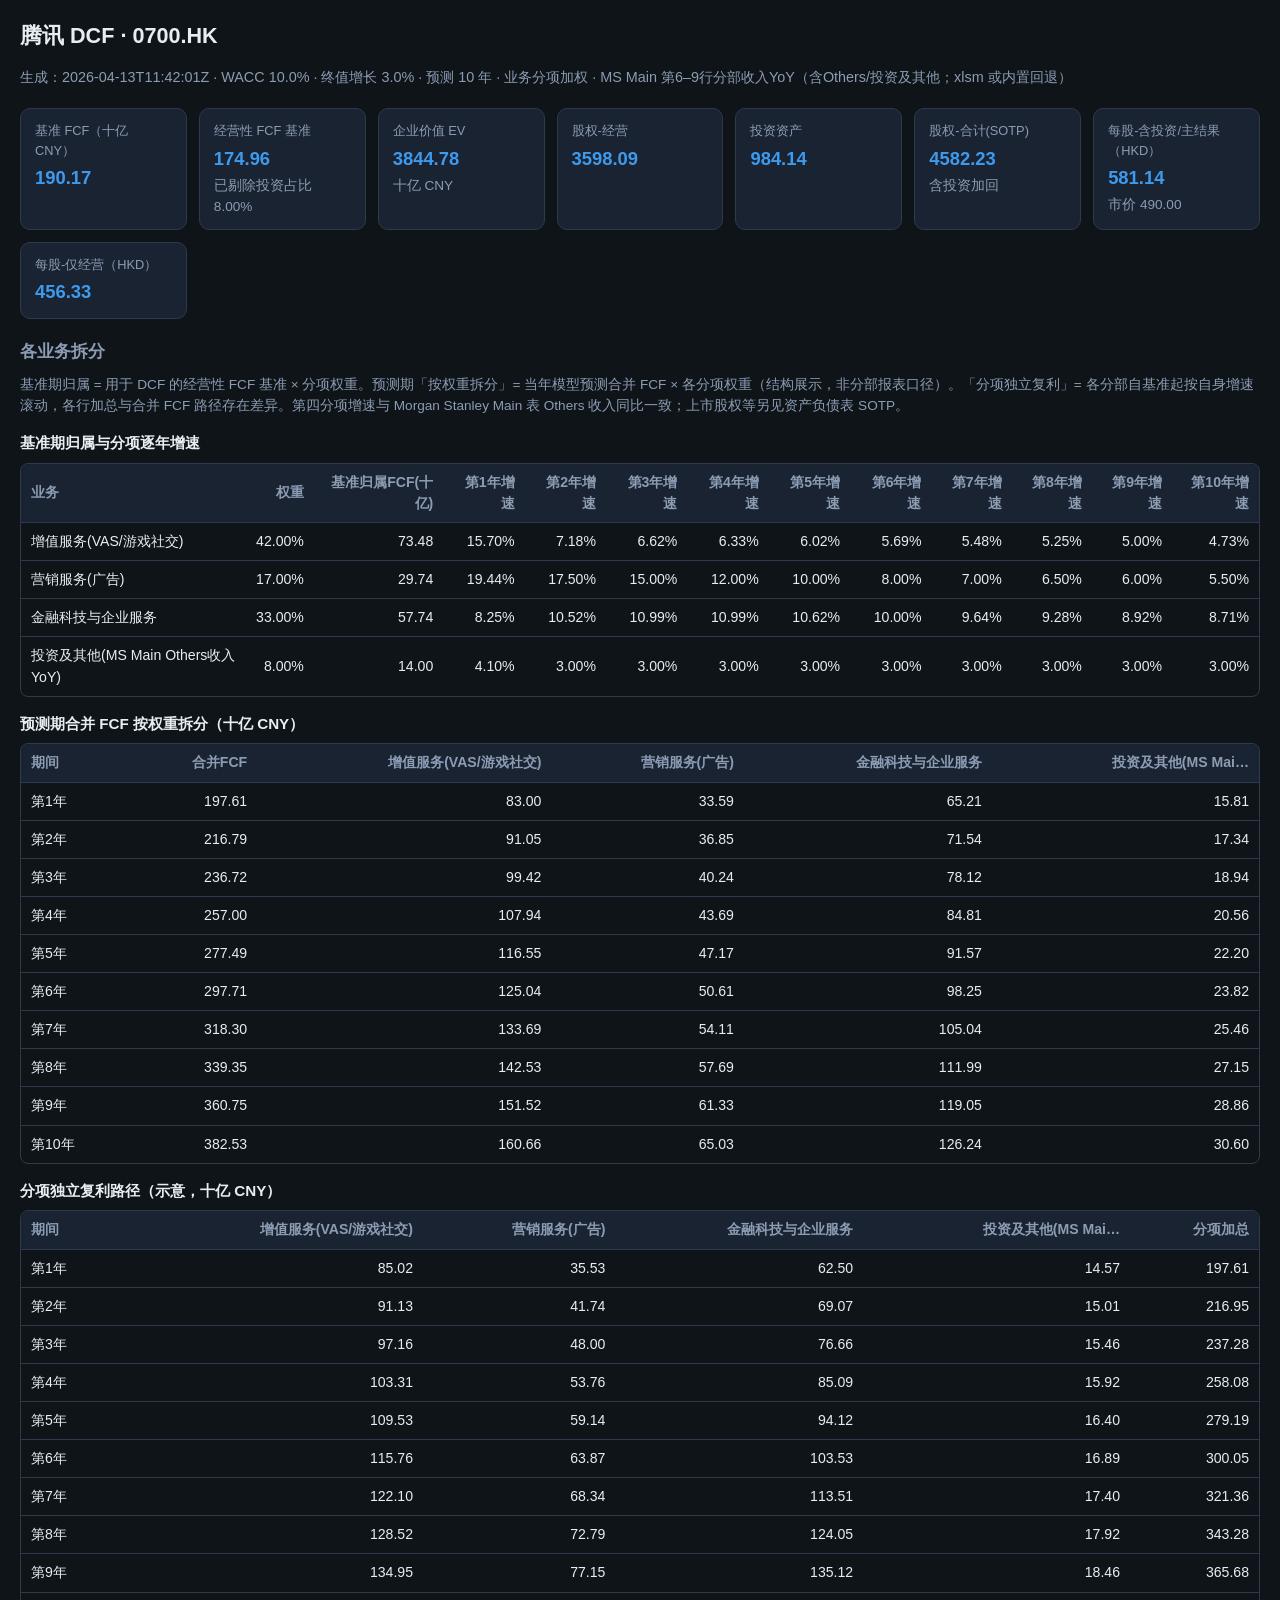
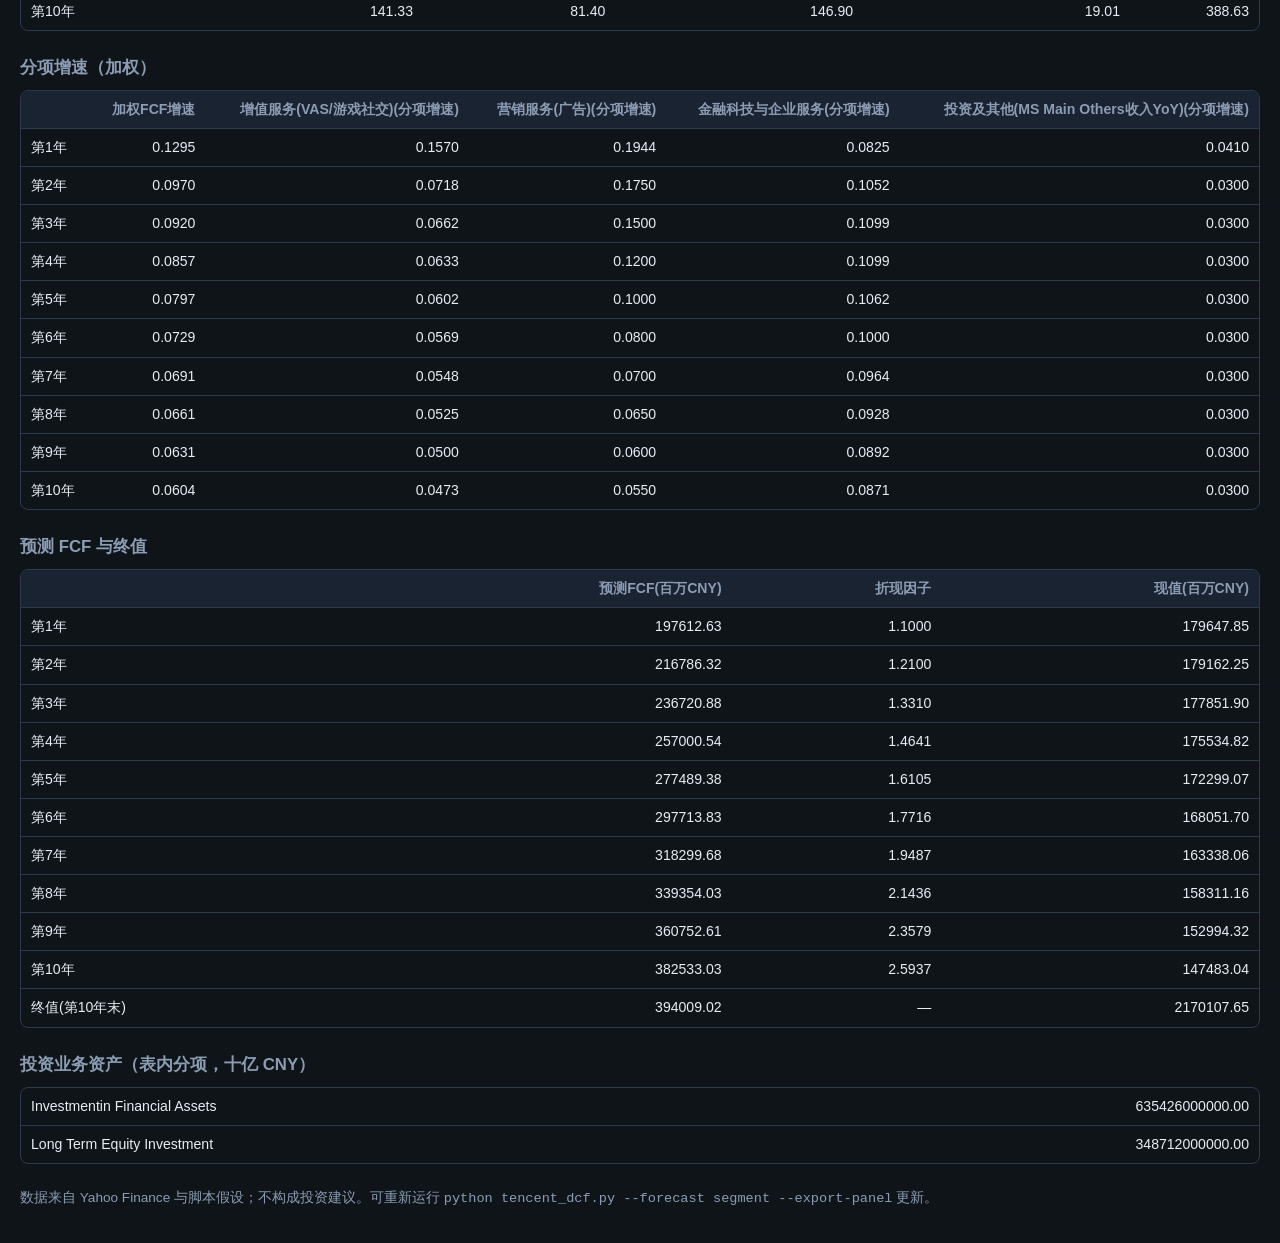
<file: docs/tencent-dcf-panel.html>
<!DOCTYPE html>
<html lang="zh-CN">
<head>
  <meta charset="utf-8" />
  <meta name="viewport" content="width=device-width, initial-scale=1" />
  <title>腾讯 DCF · 0700.HK</title>
  <style>
    :root {
      --bg: #0f1419;
      --surface: #1a2332;
      --border: #2d3a4d;
      --text: #e8edf4;
      --muted: #8b9cb3;
      --accent: #3d9aed;
      --good: #4ade80;
      --font: "Microsoft YaHei", "微软雅黑", sans-serif;
    }
    * { box-sizing: border-box; }
    body {
      margin: 0;
      padding: 20px;
      font-family: var(--font);
      background: var(--bg);
      color: var(--text);
      line-height: 1.5;
    }
    h1 { font-size: 1.35rem; margin: 0 0 8px; }
    .meta { color: var(--muted); font-size: 0.9rem; margin-bottom: 20px; }
    .kpi-grid {
      display: grid;
      grid-template-columns: repeat(auto-fill, minmax(160px, 1fr));
      gap: 12px;
      margin-bottom: 20px;
    }
    .kpi {
      background: var(--surface);
      border: 1px solid var(--border);
      border-radius: 10px;
      padding: 12px 14px;
    }
    .kpi label { display: block; color: var(--muted); font-size: 0.8rem; margin-bottom: 4px; }
    .kpi .val { font-size: 1.15rem; font-weight: 600; color: var(--accent); }
    .kpi .sub { font-size: 0.85rem; color: var(--muted); margin-top: 4px; }
    section { margin-bottom: 24px; }
    h2 { font-size: 1.05rem; margin: 0 0 10px; color: var(--muted); font-weight: 600; }
    .table-wrap { overflow: auto; border: 1px solid var(--border); border-radius: 8px; }
    table { border-collapse: collapse; width: 100%; font-size: 0.88rem; }
    th, td { padding: 8px 10px; text-align: right; border-bottom: 1px solid var(--border); }
    th:first-child, td:first-child { text-align: left; }
    th { background: var(--surface); color: var(--muted); font-weight: 600; }
    tr:last-child td { border-bottom: none; }
    .hint { color: var(--muted); font-size: 0.85rem; margin-top: 16px; }
    h3.subh { font-size: 0.95rem; margin: 16px 0 8px; color: var(--text); font-weight: 600; }
    p.biz-note { color: var(--muted); font-size: 0.85rem; margin: 0 0 12px; line-height: 1.55; }
  </style>
</head>
<body>
  <h1 id="panel-title">腾讯 DCF · 0700.HK</h1>
  <p class="meta" id="panel-meta"></p>
  <div class="kpi-grid" id="kpi"></div>
  <section id="sec-business" style="display:none">
    <h2>各业务拆分</h2>
    <p class="biz-note" id="biz-note"></p>
    <h3 class="subh">基准期归属与分项逐年增速</h3>
    <div class="table-wrap"><table id="tb-biz-base"></table></div>
    <h3 class="subh">预测期合并 FCF 按权重拆分（十亿 CNY）</h3>
    <div class="table-wrap"><table id="tb-biz-yearly"></table></div>
    <h3 class="subh">分项独立复利路径（示意，十亿 CNY）</h3>
    <div class="table-wrap"><table id="tb-biz-roll"></table></div>
  </section>
  <section id="sec-segment" style="display:none">
    <h2>分项增速（加权）</h2>
    <div class="table-wrap"><table id="tb-segment"></table></div>
  </section>
  <section>
    <h2>预测 FCF 与终值</h2>
    <div class="table-wrap"><table id="tb-fcf"></table></div>
  </section>
  <section id="sec-inv-bd" style="display:none">
    <h2>投资业务资产（表内分项，十亿 CNY）</h2>
    <div class="table-wrap"><table id="tb-inv"></table></div>
  </section>
  <p class="hint">数据来自 Yahoo Finance 与脚本假设；不构成投资建议。可重新运行 <code>python tencent_dcf.py --forecast segment --export-panel</code> 更新。</p>
  <script type="application/json" id="dcf-panel-data">{"generatedAt": "2026-04-13T11:42:01Z", "ticker": "0700.HK", "meta": {"forecast_mode": "业务分项加权", "split_investment": true, "wacc": 0.1, "terminal_g": 0.03, "years": 10, "segment_yoy_source": "MS Main 第6–9行分部收入YoY（含Others/投资及其他；xlsm 或内置回退）"}, "summary": {"baseline_fcf_bn": 190.171, "fcf_operating_bn": 174.95732, "investment_fcf_share": 0.08, "net_debt_bn": 246.692, "ev_bn": 3844.7818271269884, "equity_operating_bn": 3598.0898271269884, "investment_nav_bn": 984.138, "equity_total_bn": 4582.227827126988, "equity_bn": 4582.227827126988, "shares_bn": 9.036899022, "cny_per_hkd": 0.8725241788590691, "per_share_hkd": 581.138674079572, "per_share_hkd_operating": 456.3258812617363, "spot_hkd": 490.0}, "segment_detail": {"columns": ["加权FCF增速", "增值服务(VAS/游戏社交)(分项增速)", "营销服务(广告)(分项增速)", "金融科技与企业服务(分项增速)", "投资及其他(MS Main Others收入YoY)(分项增速)"], "index": ["第1年", "第2年", "第3年", "第4年", "第5年", "第6年", "第7年", "第8年", "第9年", "第10年"], "data": [[0.12949052199694494, 0.15701135452175663, 0.1944320859492148, 0.08246522863235772, 0.040984662972032515], [0.09702660703535505, 0.07181940040240353, 0.17500000000000004, 0.10518926929195627, 0.030000000000000027], [0.09195487377816372, 0.06618827433497532, 0.1499999999999999, 0.10986605623476997, 0.030000000000000027], [0.08566908366065622, 0.063312300114305, 0.1200000000000001, 0.10993308367469123, 0.030000000000000027], [0.0797229427809979, 0.060198109403157174, 0.10000000000000009, 0.10618102070203594, 0.030000000000000027], [0.07288371043672341, 0.05686597723029374, 0.08000000000000007, 0.10000000000000009, 0.030000000000000027], [0.06914641350390735, 0.05484240139646612, 0.07000000000000006, 0.09640183308300476, 0.030000000000000027], [0.06614633521788378, 0.052543069127053865, 0.06499999999999995, 0.09281286722582172, 0.030000000000000027], [0.06305679788250614, 0.05001255088566925, 0.06000000000000005, 0.08924705003189404, 0.030000000000000027], [0.06037495501729881, 0.04730123883487214, 0.05499999999999994, 0.08714677183834096, 0.030000000000000027]]}, "weighted_growth": [0.12949052199694494, 0.09702660703535505, 0.09195487377816372, 0.08566908366065622, 0.0797229427809979, 0.07288371043672341, 0.06914641350390735, 0.06614633521788378, 0.06305679788250614, 0.06037495501729881], "fcf_table": {"columns": ["预测FCF(百万CNY)", "折现因子", "现值(百万CNY)"], "index": ["第1年", "第2年", "第3年", "第4年", "第5年", "第6年", "第7年", "第8年", "第9年", "第10年", "终值(第10年末)"], "data": [[197612.6346939865, 1.1, 179647.84972180592], [216786.31814566112, 1.2100000000000002, 179162.2464013728], [236720.87666757824, 1.3310000000000004, 177851.89832274846], [257000.53725503688, 1.4641000000000004, 175534.82498124224], [277489.3763813059, 1.6105100000000006, 172299.07071754028], [297713.831738748, 1.7715610000000008, 168051.69663294], [318299.6754539881, 1.9487171000000012, 163338.0624894131], [339354.03248631116, 2.1435888100000016, 158311.16065879766], [360752.6111234139, 2.357947691000002, 152994.3231990949], [382533.033792363, 2.5937424601000023, 147483.04416376573], [394009.02480613394, null, 2170107.649838267]]}, "investment_breakdown_bn": {"Investmentin Financial Assets": 635426000000.0, "Long Term Equity Investment": 348712000000.0}, "business_split": {"note": "基准期归属 = 用于 DCF 的经营性 FCF 基准 × 分项权重。预测期「按权重拆分」= 当年模型预测合并 FCF × 各分项权重（结构展示，非分部报表口径）。「分项独立复利」= 各分部自基准起按自身增速滚动，各行加总与合并 FCF 路径存在差异。第四分项增速与 Morgan Stanley Main 表 Others 收入同比一致；上市股权等另见资产负债表 SOTP。", "fcf_basis_bn": 174.9573, "segments": [{"name": "增值服务(VAS/游戏社交)", "weight": 0.42, "allocated_base_fcf_bn": 73.4821, "yearly_growth": [0.15701135452175663, 0.07181940040240353, 0.06618827433497532, 0.063312300114305, 0.060198109403157174, 0.05686597723029374, 0.05484240139646612, 0.052543069127053865, 0.05001255088566925, 0.04730123883487214]}, {"name": "营销服务(广告)", "weight": 0.17, "allocated_base_fcf_bn": 29.7427, "yearly_growth": [0.1944320859492148, 0.17500000000000004, 0.1499999999999999, 0.1200000000000001, 0.10000000000000009, 0.08000000000000007, 0.07000000000000006, 0.06499999999999995, 0.06000000000000005, 0.05499999999999994]}, {"name": "金融科技与企业服务", "weight": 0.33, "allocated_base_fcf_bn": 57.7359, "yearly_growth": [0.08246522863235772, 0.10518926929195627, 0.10986605623476997, 0.10993308367469123, 0.10618102070203594, 0.10000000000000009, 0.09640183308300476, 0.09281286722582172, 0.08924705003189404, 0.08714677183834096]}, {"name": "投资及其他(MS Main Others收入YoY)", "weight": 0.08, "allocated_base_fcf_bn": 13.9966, "yearly_growth": [0.040984662972032515, 0.030000000000000027, 0.030000000000000027, 0.030000000000000027, 0.030000000000000027, 0.030000000000000027, 0.030000000000000027, 0.030000000000000027, 0.030000000000000027, 0.030000000000000027]}], "yearly_weighted_split": [{"period": "第1年", "total_fcf_bn": 197.6126, "by_segment_bn": {"增值服务(VAS/游戏社交)": 82.9973, "营销服务(广告)": 33.5941, "金融科技与企业服务": 65.2122, "投资及其他(MS Main Others收入YoY)": 15.809}}, {"period": "第2年", "total_fcf_bn": 216.7863, "by_segment_bn": {"增值服务(VAS/游戏社交)": 91.0503, "营销服务(广告)": 36.8537, "金融科技与企业服务": 71.5395, "投资及其他(MS Main Others收入YoY)": 17.3429}}, {"period": "第3年", "total_fcf_bn": 236.7209, "by_segment_bn": {"增值服务(VAS/游戏社交)": 99.4228, "营销服务(广告)": 40.2425, "金融科技与企业服务": 78.1179, "投资及其他(MS Main Others收入YoY)": 18.9377}}, {"period": "第4年", "total_fcf_bn": 257.0005, "by_segment_bn": {"增值服务(VAS/游戏社交)": 107.9402, "营销服务(广告)": 43.6901, "金融科技与企业服务": 84.8102, "投资及其他(MS Main Others收入YoY)": 20.56}}, {"period": "第5年", "total_fcf_bn": 277.4894, "by_segment_bn": {"增值服务(VAS/游戏社交)": 116.5455, "营销服务(广告)": 47.1732, "金融科技与企业服务": 91.5715, "投资及其他(MS Main Others收入YoY)": 22.1992}}, {"period": "第6年", "total_fcf_bn": 297.7138, "by_segment_bn": {"增值服务(VAS/游戏社交)": 125.0398, "营销服务(广告)": 50.6114, "金融科技与企业服务": 98.2456, "投资及其他(MS Main Others收入YoY)": 23.8171}}, {"period": "第7年", "total_fcf_bn": 318.2997, "by_segment_bn": {"增值服务(VAS/游戏社交)": 133.6859, "营销服务(广告)": 54.1109, "金融科技与企业服务": 105.0389, "投资及其他(MS Main Others收入YoY)": 25.464}}, {"period": "第8年", "total_fcf_bn": 339.354, "by_segment_bn": {"增值服务(VAS/游戏社交)": 142.5287, "营销服务(广告)": 57.6902, "金融科技与企业服务": 111.9868, "投资及其他(MS Main Others收入YoY)": 27.1483}}, {"period": "第9年", "total_fcf_bn": 360.7526, "by_segment_bn": {"增值服务(VAS/游戏社交)": 151.5161, "营销服务(广告)": 61.3279, "金融科技与企业服务": 119.0484, "投资及其他(MS Main Others收入YoY)": 28.8602}}, {"period": "第10年", "total_fcf_bn": 382.533, "by_segment_bn": {"增值服务(VAS/游戏社交)": 160.6639, "营销服务(广告)": 65.0306, "金融科技与企业服务": 126.2359, "投资及其他(MS Main Others收入YoY)": 30.6026}}], "segment_independent_roll_bn": [{"period": "第1年", "增值服务(VAS/游戏社交)": 85.0196, "营销服务(广告)": 35.5257, "金融科技与企业服务": 62.4971, "投资及其他(MS Main Others收入YoY)": 14.5702, "_independent_sum_bn": 197.6126}, {"period": "第2年", "增值服务(VAS/游戏社交)": 91.1257, "营销服务(广告)": 41.7427, "金融科技与企业服务": 69.0711, "投资及其他(MS Main Others收入YoY)": 15.0073, "_independent_sum_bn": 216.9468}, {"period": "第3年", "增值服务(VAS/游戏社交)": 97.1571, "营销服务(广告)": 48.0041, "金融科技与企业服务": 76.6597, "投资及其他(MS Main Others收入YoY)": 15.4576, "_independent_sum_bn": 237.2785}, {"period": "第4年", "增值服务(VAS/游戏社交)": 103.3083, "营销服务(广告)": 53.7646, "金融科技与企业服务": 85.0872, "投资及其他(MS Main Others收入YoY)": 15.9213, "_independent_sum_bn": 258.0814}, {"period": "第5年", "增值服务(VAS/游戏社交)": 109.5273, "营销服务(广告)": 59.141, "金融科技与企业服务": 94.1218, "投资及其他(MS Main Others收入YoY)": 16.3989, "_independent_sum_bn": 279.1891}, {"period": "第6年", "增值服务(VAS/游戏社交)": 115.7557, "营销服务(广告)": 63.8723, "金融科技与企业服务": 103.534, "投资及其他(MS Main Others收入YoY)": 16.8909, "_independent_sum_bn": 300.0529}, {"period": "第7年", "增值服务(VAS/游戏社交)": 122.104, "营销服务(广告)": 68.3434, "金融科技与企业服务": 113.5148, "投资及其他(MS Main Others收入YoY)": 17.3976, "_independent_sum_bn": 321.3599}, {"period": "第8年", "增值服务(VAS/游戏社交)": 128.5197, "营销服务(广告)": 72.7857, "金融科技与企业服务": 124.0505, "投资及其他(MS Main Others收入YoY)": 17.9195, "_independent_sum_bn": 343.2755}, {"period": "第9年", "增值服务(VAS/游戏社交)": 134.9473, "营销服务(广告)": 77.1528, "金融科技与企业服务": 135.1216, "投资及其他(MS Main Others收入YoY)": 18.4571, "_independent_sum_bn": 365.6789}, {"period": "第10年", "增值服务(VAS/游戏社交)": 141.3305, "营销服务(广告)": 81.3962, "金融科技与企业服务": 146.897, "投资及其他(MS Main Others收入YoY)": 19.0108, "_independent_sum_bn": 388.6346}]}}</script>
  <script>
(function () {
  const el = document.getElementById("dcf-panel-data");
  if (!el) return;
  let data;
  try { data = JSON.parse(el.textContent); }
  catch (e) { return; }
  const m = data.meta || {};
  const s = data.summary || {};
  document.getElementById("panel-meta").textContent =
    "生成：" + (data.generatedAt || "") +
    " · WACC " + (m.wacc != null ? (m.wacc * 100).toFixed(1) + "%" : "") +
    " · 终值增长 " + (m.terminal_g != null ? (m.terminal_g * 100).toFixed(1) + "%" : "") +
    " · 预测 " + (m.years || "") + " 年 · " + (m.forecast_mode || "") +
    (m.segment_yoy_source ? " · " + m.segment_yoy_source : "");

  function num(x, d) {
    if (x == null || x === "") return "—";
    if (typeof x !== "number" || !isFinite(x)) return String(x);
    return x.toFixed(d);
  }
  function numBn(x) { return num(x, 2); }
  function pct(x) {
    if (x == null) return "—";
    return (x * 100).toFixed(2) + "%";
  }

  const kpis = [];
  kpis.push({ label: "基准 FCF（十亿 CNY）", val: numBn(s.baseline_fcf_bn) });
  if (s.fcf_operating_bn != null)
    kpis.push({ label: "经营性 FCF 基准", val: numBn(s.fcf_operating_bn), sub: s.investment_fcf_share != null ? "已剔除投资占比 " + pct(s.investment_fcf_share) : "" });
  kpis.push({ label: "企业价值 EV", val: numBn(s.ev_bn), sub: "十亿 CNY" });
  if (s.equity_operating_bn != null && s.investment_nav_bn != null) {
    kpis.push({ label: "股权-经营", val: numBn(s.equity_operating_bn) });
    kpis.push({ label: "投资资产", val: numBn(s.investment_nav_bn) });
    kpis.push({ label: "股权-合计(SOTP)", val: numBn(s.equity_total_bn), sub: "含投资加回" });
  } else {
    kpis.push({ label: "股权价值", val: numBn(s.equity_bn) });
  }
  kpis.push({ label: "每股-含投资/主结果（HKD）", val: num(s.per_share_hkd, 2), sub: s.spot_hkd != null ? "市价 " + num(s.spot_hkd, 2) : "" });
  if (s.per_share_hkd_operating != null)
    kpis.push({ label: "每股-仅经营（HKD）", val: num(s.per_share_hkd_operating, 2) });

  const kg = document.getElementById("kpi");
  kpis.forEach(function (k) {
    const d = document.createElement("div");
    d.className = "kpi";
    d.innerHTML = "<label>" + k.label + "</label><div class=\"val\">" + k.val + "</div>" +
      (k.sub ? "<div class=\"sub\">" + k.sub + "</div>" : "");
    kg.appendChild(d);
  });

  function fillTable(tableId, payload) {
    if (!payload || !payload.columns) return false;
    const tb = document.getElementById(tableId);
    const thead = document.createElement("thead");
    const hr = document.createElement("tr");
    hr.appendChild(document.createElement("th")).textContent = " ";
    payload.columns.forEach(function (c) {
      const th = document.createElement("th");
      th.textContent = c;
      hr.appendChild(th);
    });
    thead.appendChild(hr);
    const tbody = document.createElement("tbody");
    payload.index.forEach(function (rowName, ri) {
      const tr = document.createElement("tr");
      const t0 = document.createElement("td");
      t0.textContent = rowName;
      tr.appendChild(t0);
      payload.data[ri].forEach(function (cell) {
        const td = document.createElement("td");
        if (typeof cell === "number" && isFinite(cell))
          td.textContent = Math.abs(cell) >= 1e5 ? cell.toExponential(4) : num(cell, 4);
        else if (cell == null || cell === "")
          td.textContent = "—";
        else
          td.textContent = String(cell);
        tr.appendChild(td);
      });
      tbody.appendChild(tr);
    });
    tb.appendChild(thead);
    tb.appendChild(tbody);
    return true;
  }

  function renderBusinessSplit(bs, ny) {
    if (!bs || !bs.segments || !bs.segments.length) return;
    document.getElementById("sec-business").style.display = "block";
    var noteEl = document.getElementById("biz-note");
    if (noteEl) noteEl.textContent = bs.note || "";
    var segs = bs.segments;
    var names = segs.map(function (s) { return s.name; });

    var tb0 = document.getElementById("tb-biz-base");
    var thead0 = document.createElement("thead");
    var hr0 = document.createElement("tr");
    hr0.appendChild(document.createElement("th")).textContent = "业务";
    hr0.appendChild(document.createElement("th")).textContent = "权重";
    hr0.appendChild(document.createElement("th")).textContent = "基准归属FCF(十亿)";
    for (var yi = 0; yi < ny; yi++) {
      var th = document.createElement("th");
      th.textContent = "第" + (yi + 1) + "年增速";
      hr0.appendChild(th);
    }
    thead0.appendChild(hr0);
    var tbody0 = document.createElement("tbody");
    segs.forEach(function (s) {
      var tr = document.createElement("tr");
      tr.appendChild(document.createElement("td")).textContent = s.name;
      tr.appendChild(document.createElement("td")).textContent = pct(s.weight);
      tr.appendChild(document.createElement("td")).textContent = numBn(s.allocated_base_fcf_bn);
      var yg = s.yearly_growth || [];
      for (var yi = 0; yi < ny; yi++) {
        var td = document.createElement("td");
        td.textContent = yg[yi] != null ? pct(yg[yi]) : "—";
        tr.appendChild(td);
      }
      tbody0.appendChild(tr);
    });
    tb0.appendChild(thead0);
    tb0.appendChild(tbody0);

    var yw = bs.yearly_weighted_split || [];
    var tb1 = document.getElementById("tb-biz-yearly");
    var thead1 = document.createElement("thead");
    var hr1 = document.createElement("tr");
    hr1.appendChild(document.createElement("th")).textContent = "期间";
    hr1.appendChild(document.createElement("th")).textContent = "合并FCF";
    names.forEach(function (nm) {
      var th = document.createElement("th");
      th.textContent = nm.length > 14 ? nm.slice(0, 12) + "…" : nm;
      hr1.appendChild(th);
    });
    thead1.appendChild(hr1);
    var tbody1 = document.createElement("tbody");
    yw.forEach(function (row) {
      var tr = document.createElement("tr");
      tr.appendChild(document.createElement("td")).textContent = row.period || "";
      tr.appendChild(document.createElement("td")).textContent = numBn(row.total_fcf_bn);
      names.forEach(function (nm) {
        var td = document.createElement("td");
        var v = row.by_segment_bn && row.by_segment_bn[nm];
        td.textContent = v != null ? numBn(v) : "—";
        tr.appendChild(td);
      });
      tbody1.appendChild(tr);
    });
    tb1.appendChild(thead1);
    tb1.appendChild(tbody1);

    var roll = bs.segment_independent_roll_bn || [];
    var tb2 = document.getElementById("tb-biz-roll");
    var thead2 = document.createElement("thead");
    var hr2 = document.createElement("tr");
    hr2.appendChild(document.createElement("th")).textContent = "期间";
    names.forEach(function (nm) {
      var th = document.createElement("th");
      th.textContent = nm.length > 14 ? nm.slice(0, 12) + "…" : nm;
      hr2.appendChild(th);
    });
    hr2.appendChild(document.createElement("th")).textContent = "分项加总";
    thead2.appendChild(hr2);
    var tbody2 = document.createElement("tbody");
    roll.forEach(function (row) {
      var tr = document.createElement("tr");
      tr.appendChild(document.createElement("td")).textContent = row.period || "";
      names.forEach(function (nm) {
        var td = document.createElement("td");
        var v = row[nm];
        td.textContent = v != null ? numBn(v) : "—";
        tr.appendChild(td);
      });
      var tdSum = document.createElement("td");
      tdSum.textContent = row._independent_sum_bn != null ? numBn(row._independent_sum_bn) : "—";
      tr.appendChild(tdSum);
      tbody2.appendChild(tr);
    });
    tb2.appendChild(thead2);
    tb2.appendChild(tbody2);
  }

  renderBusinessSplit(data.business_split, m.years || 10);

  if (fillTable("tb-segment", data.segment_detail))
    document.getElementById("sec-segment").style.display = "block";

  function fillFcfTableFormatted(payload) {
    if (!payload || !payload.columns) return;
    var tb = document.getElementById("tb-fcf");
    var thead = document.createElement("thead");
    var hr = document.createElement("tr");
    hr.appendChild(document.createElement("th")).textContent = " ";
    payload.columns.forEach(function (c) {
      var th = document.createElement("th");
      th.textContent = c;
      hr.appendChild(th);
    });
    thead.appendChild(hr);
    var tbody = document.createElement("tbody");
    payload.index.forEach(function (rowName, ri) {
      var tr = document.createElement("tr");
      var t0 = document.createElement("td");
      t0.textContent = rowName;
      tr.appendChild(t0);
      payload.data[ri].forEach(function (cell, ci) {
        var td = document.createElement("td");
        var colName = String(payload.columns[ci] || "");
        if (typeof cell === "number" && isFinite(cell)) {
          if (colName.indexOf("折现因子") >= 0)
            td.textContent = cell.toFixed(4);
          else
            td.textContent = cell.toFixed(2);
        } else if (cell == null || cell === "")
          td.textContent = "—";
        else
          td.textContent = String(cell);
        tr.appendChild(td);
      });
      tbody.appendChild(tr);
    });
    tb.appendChild(thead);
    tb.appendChild(tbody);
  }

  fillFcfTableFormatted(data.fcf_table);

  const ib = data.investment_breakdown_bn;
  if (ib && Object.keys(ib).length) {
    document.getElementById("sec-inv-bd").style.display = "block";
    const tb = document.getElementById("tb-inv");
    const tbody = document.createElement("tbody");
    Object.keys(ib).forEach(function (k) {
      const tr = document.createElement("tr");
      tr.appendChild(document.createElement("td")).textContent = k;
      tr.appendChild(document.createElement("td")).textContent = numBn(ib[k]);
      tbody.appendChild(tr);
    });
    tb.appendChild(tbody);
  }
})();
  </script>
</body>
</html>
</file>
<file: css/dashboard.css>
:root {
  --bg: #0f1419;
  --surface: #1a2332;
  --surface2: #243044;
  --border: #2d3a4d;
  --text: #e8edf4;
  --muted: #8b9cb3;
  --accent: #3d9aed;
  --accent-dim: rgba(61, 154, 237, 0.15);
  --good: #4ade80;
  --warn: #fbbf24;
  --font: "Microsoft YaHei", "微软雅黑", sans-serif;
  --radius: 10px;
  --shadow: 0 8px 32px rgba(0, 0, 0, 0.35);
}

*,
*::before,
*::after {
  box-sizing: border-box;
}

html {
  font-size: 15px;
}

body {
  margin: 0;
  min-height: 100vh;
  font-family: var(--font);
  background: var(--bg);
  color: var(--text);
  line-height: 1.5;
}

a {
  color: var(--accent);
  text-decoration: none;
}
a:hover {
  text-decoration: underline;
}

.hidden {
  display: none !important;
}

.app-header {
  padding: 1.25rem 1.5rem;
  border-bottom: 1px solid var(--border);
  background: linear-gradient(180deg, var(--surface) 0%, var(--bg) 100%);
}

.app-header h1 {
  margin: 0 0 0.35rem;
  font-size: 1.35rem;
  font-weight: 600;
  letter-spacing: -0.02em;
}

.app-header .subtitle {
  margin: 0;
  font-size: 0.9rem;
  color: var(--muted);
}

.public-link-wrap {
  margin: 0.4rem 0 0;
  font-size: 0.85rem;
  color: var(--muted);
}

.public-link-label {
  margin-right: 0.35rem;
}

.public-link-wrap a {
  color: var(--accent);
  text-decoration: underline;
  text-underline-offset: 2px;
  word-break: break-all;
}

.public-link-wrap a:hover {
  color: var(--text);
}

.view-tabs {
  display: flex;
  flex-wrap: wrap;
  gap: 0.5rem;
  margin-top: 1rem;
}

.view-tab {
  padding: 0.45rem 0.9rem;
  font-size: 0.88rem;
  border-radius: 999px;
  border: 1px solid var(--border);
  background: var(--bg);
  color: var(--muted);
  cursor: pointer;
  transition: border-color 0.15s, color 0.15s, background 0.15s;
}

.view-tab:hover {
  border-color: var(--accent);
  color: var(--text);
}

.view-tab.active {
  background: var(--accent-dim);
  border-color: var(--accent);
  color: var(--accent);
}

.layout {
  display: grid;
  grid-template-columns: minmax(240px, 280px) 1fr;
  grid-template-rows: auto 1fr;
  min-height: calc(100vh - 88px);
}

@media (max-width: 900px) {
  .layout {
    grid-template-columns: 1fr;
  }
}

.sidebar {
  padding: 1rem 1rem 1.5rem;
  border-right: 1px solid var(--border);
  background: var(--surface);
}

@media (max-width: 900px) {
  .sidebar {
    border-right: none;
    border-bottom: 1px solid var(--border);
  }
}

.search-wrap {
  margin-bottom: 1rem;
}

.search-wrap label {
  display: block;
  font-size: 0.75rem;
  text-transform: uppercase;
  letter-spacing: 0.06em;
  color: var(--muted);
  margin-bottom: 0.4rem;
}

input[type="search"] {
  width: 100%;
  padding: 0.65rem 0.85rem;
  border-radius: var(--radius);
  border: 1px solid var(--border);
  background: var(--bg);
  color: var(--text);
  font-size: 1rem;
}

input[type="search"]::placeholder {
  color: var(--muted);
}

input[type="search"]:focus {
  outline: none;
  border-color: var(--accent);
  box-shadow: 0 0 0 3px var(--accent-dim);
}

.category-label {
  font-size: 0.75rem;
  text-transform: uppercase;
  letter-spacing: 0.06em;
  color: var(--muted);
  margin: 0.5rem 0 0.5rem;
}

.category-chips {
  display: flex;
  flex-wrap: wrap;
  gap: 0.4rem;
}

.chip {
  display: inline-flex;
  align-items: center;
  padding: 0.35rem 0.65rem;
  border-radius: 999px;
  font-size: 0.8rem;
  border: 1px solid var(--border);
  background: var(--bg);
  color: var(--muted);
  cursor: pointer;
  transition: background 0.15s, border-color 0.15s, color 0.15s;
}

.chip:hover {
  border-color: var(--accent);
  color: var(--text);
}

.chip.active {
  background: var(--accent-dim);
  border-color: var(--accent);
  color: var(--accent);
}

.main {
  padding: 1rem 1.25rem 2rem;
  overflow: auto;
}

.logic-strip {
  margin-bottom: 1.25rem;
  padding: 0.85rem 1rem;
  background: var(--surface);
  border: 1px solid var(--border);
  border-radius: var(--radius);
  font-size: 0.85rem;
  color: var(--muted);
}

.logic-strip strong {
  color: var(--text);
  font-weight: 600;
}

.logic-flow {
  display: flex;
  flex-wrap: wrap;
  align-items: center;
  gap: 0.35rem 0.5rem;
  margin-top: 0.5rem;
}

.logic-flow .flow-item {
  padding: 0.2rem 0.5rem;
  background: var(--bg);
  border-radius: 6px;
  font-size: 0.8rem;
  color: var(--text);
  border: 1px solid var(--border);
}

.logic-flow .arrow {
  color: var(--muted);
  font-size: 0.75rem;
}

.stats-bar {
  display: flex;
  flex-wrap: wrap;
  gap: 1rem;
  align-items: center;
  margin-bottom: 1rem;
  font-size: 0.9rem;
  color: var(--muted);
}

.stats-bar .count {
  color: var(--good);
  font-weight: 600;
}

.card-grid {
  display: grid;
  grid-template-columns: repeat(auto-fill, minmax(300px, 1fr));
  gap: 1rem;
}

.card {
  background: var(--surface);
  border: 1px solid var(--border);
  border-radius: var(--radius);
  padding: 1rem 1.1rem;
  box-shadow: var(--shadow);
  transition: border-color 0.15s;
}

.card:hover {
  border-color: #3d4f66;
}

.card h2 {
  margin: 0 0 0.5rem;
  font-size: 1.05rem;
  font-weight: 600;
  letter-spacing: -0.02em;
}

.card .meta-row {
  display: flex;
  flex-wrap: wrap;
  gap: 0.4rem;
  margin-bottom: 0.6rem;
}

.card .entry-definition {
  margin: 0 0 0.75rem;
  padding: 0.65rem 0.8rem;
  border-radius: 8px;
  border: 1px solid rgba(61, 154, 237, 0.4);
  background: rgba(61, 154, 237, 0.09);
}

.card .def-label {
  display: block;
  font-size: 0.68rem;
  font-weight: 600;
  letter-spacing: 0.06em;
  color: var(--accent);
  margin-bottom: 0.4rem;
}

.card .def-body {
  margin: 0;
  font-size: 0.88rem;
  line-height: 1.58;
  color: var(--text);
}

.card .summary-label {
  font-size: 0.68rem;
  font-weight: 600;
  color: var(--muted);
  margin: 0 0 0.3rem;
  letter-spacing: 0.04em;
}

.badge {
  font-size: 0.7rem;
  padding: 0.15rem 0.45rem;
  border-radius: 4px;
  background: var(--surface2);
  color: var(--muted);
  border: 1px solid var(--border);
}

.badge.logic {
  color: var(--warn);
  border-color: rgba(251, 191, 36, 0.35);
}

.card p.summary {
  margin: 0;
  font-size: 0.9rem;
  color: var(--muted);
}

.card .aliases {
  margin-top: 0.65rem;
  font-size: 0.78rem;
  color: var(--muted);
}

.card .aliases span {
  display: inline-block;
  margin-right: 0.35rem;
  margin-bottom: 0.2rem;
  padding: 0.1rem 0.35rem;
  background: var(--bg);
  border-radius: 4px;
  border: 1px solid var(--border);
}

.card .see-also {
  margin-top: 0.65rem;
  font-size: 0.78rem;
  color: var(--accent);
}

.card mark {
  background: rgba(61, 154, 237, 0.35);
  color: inherit;
  padding: 0 0.1rem;
}

.empty-state {
  padding: 2rem;
  text-align: center;
  color: var(--muted);
  border: 1px dashed var(--border);
  border-radius: var(--radius);
}

.footer-actions {
  margin-top: 1.5rem;
  display: flex;
  flex-wrap: wrap;
  gap: 0.75rem;
  align-items: center;
}

button.export {
  padding: 0.5rem 1rem;
  font-size: 0.85rem;
  border-radius: var(--radius);
  border: 1px solid var(--border);
  background: var(--surface2);
  color: var(--text);
  cursor: pointer;
}

button.export:hover {
  border-color: var(--accent);
  color: var(--accent);
}

.site-footer {
  margin-top: 2rem;
  padding: 1.25rem 1rem;
  border-top: 1px solid var(--border);
  border-radius: var(--radius);
  background: var(--surface);
  font-size: 0.85rem;
  color: var(--muted);
}

.site-footer-title {
  margin: 0 0 0.65rem;
  font-size: 0.8rem;
  text-transform: uppercase;
  letter-spacing: 0.06em;
  color: var(--text);
}

.site-footer-list {
  margin: 0 0 0.85rem;
  padding-left: 1.25rem;
}

.site-footer-list li {
  margin-bottom: 0.45rem;
}

.site-footer code {
  font-size: 0.82em;
  padding: 0.1rem 0.35rem;
  background: var(--bg);
  border-radius: 4px;
  border: 1px solid var(--border);
  color: var(--text);
}

.site-footer-meta {
  margin: 0;
  font-size: 0.8rem;
  opacity: 0.9;
}

.monthly-intro {
  margin-bottom: 1rem;
  padding: 1rem 1.1rem;
  background: var(--surface);
  border: 1px solid var(--border);
  border-radius: var(--radius);
  font-size: 0.9rem;
  color: var(--muted);
}

.monthly-intro-lead {
  margin: 0 0 0.5rem;
  color: var(--text);
}

.monthly-intro-note {
  margin: 0;
  font-size: 0.85rem;
}

.monthly-table-wrap {
  overflow-x: auto;
  margin-bottom: 1rem;
  border-radius: var(--radius);
  border: 1px solid var(--border);
}

.monthly-table {
  width: 100%;
  border-collapse: collapse;
  font-size: 0.82rem;
}

.monthly-table th,
.monthly-table td {
  padding: 0.5rem 0.65rem;
  text-align: right;
  border-bottom: 1px solid var(--border);
}

.monthly-table th:first-child,
.monthly-table td:first-child {
  text-align: left;
}

.monthly-table thead th {
  background: var(--surface2);
  color: var(--muted);
  font-weight: 600;
}

.monthly-table tbody tr:hover {
  background: rgba(61, 154, 237, 0.06);
}

.monthly-metrics .badge {
  font-size: 0.72rem;
}

.monthly-themes {
  margin: 0;
  padding-left: 1.2rem;
  font-size: 0.88rem;
  color: var(--muted);
}

.monthly-themes li {
  margin-bottom: 0.35rem;
}

.bridge-row {
  display: flex;
  flex-wrap: wrap;
  gap: 0.4rem;
}

.bridge-chip {
  padding: 0.25rem 0.55rem;
  font-size: 0.78rem;
  border-radius: 999px;
  border: 1px dashed var(--border);
  background: var(--bg);
  color: var(--accent);
  cursor: pointer;
}

.bridge-chip:hover {
  border-color: var(--accent);
  border-style: solid;
}

.muted {
  color: var(--muted);
}

.stock-list {
  display: flex;
  flex-direction: column;
  gap: 0.35rem;
  max-height: min(70vh, 520px);
  overflow-y: auto;
  padding-right: 0.25rem;
}

.stock-list-item {
  display: flex;
  justify-content: space-between;
  align-items: center;
  width: 100%;
  text-align: left;
  padding: 0.5rem 0.65rem;
  border-radius: var(--radius);
  border: 1px solid var(--border);
  background: var(--bg);
  color: var(--text);
  font-size: 0.86rem;
  cursor: pointer;
  transition: border-color 0.15s, background 0.15s;
}

.stock-list-item:hover {
  border-color: var(--accent);
}

.stock-list-item-active {
  border-color: var(--accent);
  background: var(--accent-dim);
}

.stock-list-name {
  font-weight: 500;
}

.stock-list-meta {
  font-size: 0.75rem;
  color: var(--muted);
}

.stock-mini-row {
  display: flex;
  flex-wrap: wrap;
  gap: 0.4rem;
}

.stock-mini-chip {
  padding: 0.2rem 0.5rem;
  font-size: 0.78rem;
  border-radius: 6px;
  border: 1px solid var(--border);
  background: var(--surface2);
  color: var(--good);
  cursor: pointer;
}

.stock-mini-chip:hover {
  border-color: var(--good);
}

.stock-detail {
  margin-top: 0.5rem;
}

.stock-detail-head {
  margin-bottom: 1rem;
}

.stock-detail-title {
  margin: 0 0 0.35rem;
  font-size: 1.2rem;
}

.stock-detail-sub {
  margin: 0.15rem 0;
  font-size: 0.85rem;
}

.stock-timeline-table td {
  vertical-align: top;
}

.stock-td-quote {
  text-align: left;
  max-width: 32rem;
  vertical-align: top;
}

.stock-quote {
  margin: 0;
  padding: 0.35rem 0 0.35rem 0.75rem;
  border-left: 3px solid var(--accent);
  font-size: 0.88rem;
  line-height: 1.55;
  color: var(--text);
}

.stance-tag {
  font-size: 0.72rem;
  padding: 0.15rem 0.4rem;
  border-radius: 4px;
  text-transform: lowercase;
}

.stance-long {
  background: rgba(74, 222, 128, 0.12);
  color: var(--good);
  border: 1px solid rgba(74, 222, 128, 0.35);
}

.stance-short {
  background: rgba(248, 113, 113, 0.12);
  color: #f87171;
  border: 1px solid rgba(248, 113, 113, 0.35);
}

.stance-other {
  background: var(--surface2);
  color: var(--muted);
  border: 1px solid var(--border);
}

button.linkish {
  background: none;
  border: none;
  padding: 0;
  color: var(--accent);
  cursor: pointer;
  font-size: inherit;
  text-decoration: underline;
  text-underline-offset: 2px;
}

button.linkish:hover {
  color: var(--text);
}

/* 月报：MTD / YTD 图表 */
.monthly-chart-wrap {
  margin: 1rem 0 1.25rem;
  padding: 1rem 1.1rem;
  border-radius: 10px;
  border: 1px solid var(--border);
  background: var(--surface2);
}

.chart-section .chart-title {
  margin: 0 0 0.5rem;
  font-size: 0.92rem;
  font-weight: 600;
  color: var(--text);
}

.chart-section .chart-title:not(:first-child) {
  margin-top: 1.25rem;
}

.mtd-highlight-strip {
  display: flex;
  flex-wrap: wrap;
  gap: 0.65rem 1.25rem;
  font-size: 0.8rem;
  color: var(--muted);
  margin-bottom: 0.65rem;
}

.mtd-highlight-strip strong {
  color: var(--text);
  font-weight: 600;
}

.mtd-chart-row {
  display: flex;
  align-items: flex-end;
  gap: 4px;
  min-height: 120px;
  padding: 0.25rem 0;
}

.mtd-bar-col {
  flex: 1;
  min-width: 0;
  display: flex;
  flex-direction: column;
  align-items: center;
  gap: 0.35rem;
}

.mtd-bar-inner {
  width: 100%;
  max-width: 22px;
  height: 88px;
  margin: 0 auto;
  display: flex;
  flex-direction: column;
  justify-content: flex-end;
  border-radius: 4px;
  background: var(--surface);
  border: 1px solid var(--border);
}

.mtd-bar {
  width: 100%;
  min-height: 2px;
  border-radius: 3px;
}

.mtd-bar.pos {
  background: linear-gradient(180deg, var(--good), rgba(74, 222, 128, 0.55));
}

.mtd-bar.neg {
  background: linear-gradient(180deg, #f87171, rgba(248, 113, 113, 0.55));
}

.mtd-bar-label {
  font-size: 0.65rem;
  color: var(--muted);
  text-align: center;
  line-height: 1.2;
}

.ytd-chart-svg-wrap {
  margin-top: 0.35rem;
}

.ytd-svg {
  width: 100%;
  height: 72px;
  display: block;
}

.ytd-x-labels {
  display: flex;
  justify-content: space-between;
  gap: 0.15rem;
  font-size: 0.62rem;
  color: var(--muted);
  margin-top: 0.25rem;
}

.ytd-x-labels span {
  flex: 1;
  min-width: 0;
  text-align: center;
  overflow: hidden;
  text-overflow: ellipsis;
}

/* 随笔卡片 → 个股 */
.fw-stock-chip {
  padding: 0.2rem 0.55rem;
  font-size: 0.78rem;
  border-radius: 6px;
  border: 1px solid var(--accent);
  background: var(--accent-dim);
  color: var(--accent);
  cursor: pointer;
}

.fw-stock-chip:hover {
  border-color: var(--text);
  color: var(--text);
}

/* 个股表 → 框架词条 */
.kw-open-chip {
  display: inline-block;
  margin: 0.15rem 0.35rem 0 0;
  padding: 0.12rem 0.45rem;
  font-size: 0.72rem;
  border-radius: 4px;
  border: 1px solid var(--border);
  background: var(--surface);
  color: var(--accent);
  cursor: pointer;
}

.kw-open-chip:hover {
  border-color: var(--accent);
}

.stock-td-kw {
  max-width: 14rem;
  vertical-align: top;
}
</file>
<file: docs/css/dashboard.css>
:root {
  --bg: #0f1419;
  --surface: #1a2332;
  --surface2: #243044;
  --border: #2d3a4d;
  --text: #e8edf4;
  --muted: #8b9cb3;
  --accent: #3d9aed;
  --accent-dim: rgba(61, 154, 237, 0.15);
  --good: #4ade80;
  --warn: #fbbf24;
  --font: "Microsoft YaHei", "微软雅黑", sans-serif;
  --radius: 10px;
  --shadow: 0 8px 32px rgba(0, 0, 0, 0.35);
}

*,
*::before,
*::after {
  box-sizing: border-box;
}

html {
  font-size: 15px;
}

body {
  margin: 0;
  min-height: 100vh;
  font-family: var(--font);
  background: var(--bg);
  color: var(--text);
  line-height: 1.5;
}

a {
  color: var(--accent);
  text-decoration: none;
}
a:hover {
  text-decoration: underline;
}

.hidden {
  display: none !important;
}

.app-header {
  padding: 1.25rem 1.5rem;
  border-bottom: 1px solid var(--border);
  background: linear-gradient(180deg, var(--surface) 0%, var(--bg) 100%);
}

.app-header h1 {
  margin: 0 0 0.35rem;
  font-size: 1.35rem;
  font-weight: 600;
  letter-spacing: -0.02em;
}

.app-header .subtitle {
  margin: 0;
  font-size: 0.9rem;
  color: var(--muted);
}

.public-link-wrap {
  margin: 0.4rem 0 0;
  font-size: 0.85rem;
  color: var(--muted);
}

.public-link-label {
  margin-right: 0.35rem;
}

.public-link-wrap a {
  color: var(--accent);
  text-decoration: underline;
  text-underline-offset: 2px;
  word-break: break-all;
}

.public-link-wrap a:hover {
  color: var(--text);
}

.view-tabs {
  display: flex;
  flex-wrap: wrap;
  gap: 0.5rem;
  margin-top: 1rem;
}

.view-tab {
  padding: 0.45rem 0.9rem;
  font-size: 0.88rem;
  border-radius: 999px;
  border: 1px solid var(--border);
  background: var(--bg);
  color: var(--muted);
  cursor: pointer;
  transition: border-color 0.15s, color 0.15s, background 0.15s;
}

.view-tab:hover {
  border-color: var(--accent);
  color: var(--text);
}

.view-tab.active {
  background: var(--accent-dim);
  border-color: var(--accent);
  color: var(--accent);
}

.layout {
  display: grid;
  grid-template-columns: minmax(240px, 280px) 1fr;
  grid-template-rows: auto 1fr;
  min-height: calc(100vh - 88px);
}

@media (max-width: 900px) {
  .layout {
    grid-template-columns: 1fr;
  }
}

.sidebar {
  padding: 1rem 1rem 1.5rem;
  border-right: 1px solid var(--border);
  background: var(--surface);
}

@media (max-width: 900px) {
  .sidebar {
    border-right: none;
    border-bottom: 1px solid var(--border);
  }
}

.search-wrap {
  margin-bottom: 1rem;
}

.search-wrap label {
  display: block;
  font-size: 0.75rem;
  text-transform: uppercase;
  letter-spacing: 0.06em;
  color: var(--muted);
  margin-bottom: 0.4rem;
}

input[type="search"] {
  width: 100%;
  padding: 0.65rem 0.85rem;
  border-radius: var(--radius);
  border: 1px solid var(--border);
  background: var(--bg);
  color: var(--text);
  font-size: 1rem;
}

input[type="search"]::placeholder {
  color: var(--muted);
}

input[type="search"]:focus {
  outline: none;
  border-color: var(--accent);
  box-shadow: 0 0 0 3px var(--accent-dim);
}

.category-label {
  font-size: 0.75rem;
  text-transform: uppercase;
  letter-spacing: 0.06em;
  color: var(--muted);
  margin: 0.5rem 0 0.5rem;
}

.category-chips {
  display: flex;
  flex-wrap: wrap;
  gap: 0.4rem;
}

.chip {
  display: inline-flex;
  align-items: center;
  padding: 0.35rem 0.65rem;
  border-radius: 999px;
  font-size: 0.8rem;
  border: 1px solid var(--border);
  background: var(--bg);
  color: var(--muted);
  cursor: pointer;
  transition: background 0.15s, border-color 0.15s, color 0.15s;
}

.chip:hover {
  border-color: var(--accent);
  color: var(--text);
}

.chip.active {
  background: var(--accent-dim);
  border-color: var(--accent);
  color: var(--accent);
}

.main {
  padding: 1rem 1.25rem 2rem;
  overflow: auto;
}

.logic-strip {
  margin-bottom: 1.25rem;
  padding: 0.85rem 1rem;
  background: var(--surface);
  border: 1px solid var(--border);
  border-radius: var(--radius);
  font-size: 0.85rem;
  color: var(--muted);
}

.logic-strip strong {
  color: var(--text);
  font-weight: 600;
}

.logic-flow {
  display: flex;
  flex-wrap: wrap;
  align-items: center;
  gap: 0.35rem 0.5rem;
  margin-top: 0.5rem;
}

.logic-flow .flow-item {
  padding: 0.2rem 0.5rem;
  background: var(--bg);
  border-radius: 6px;
  font-size: 0.8rem;
  color: var(--text);
  border: 1px solid var(--border);
}

.logic-flow .arrow {
  color: var(--muted);
  font-size: 0.75rem;
}

.stats-bar {
  display: flex;
  flex-wrap: wrap;
  gap: 1rem;
  align-items: center;
  margin-bottom: 1rem;
  font-size: 0.9rem;
  color: var(--muted);
}

.stats-bar .count {
  color: var(--good);
  font-weight: 600;
}

.card-grid {
  display: grid;
  grid-template-columns: repeat(auto-fill, minmax(300px, 1fr));
  gap: 1rem;
}

.card {
  background: var(--surface);
  border: 1px solid var(--border);
  border-radius: var(--radius);
  padding: 1rem 1.1rem;
  box-shadow: var(--shadow);
  transition: border-color 0.15s;
}

.card:hover {
  border-color: #3d4f66;
}

.card h2 {
  margin: 0 0 0.5rem;
  font-size: 1.05rem;
  font-weight: 600;
  letter-spacing: -0.02em;
}

.card .meta-row {
  display: flex;
  flex-wrap: wrap;
  gap: 0.4rem;
  margin-bottom: 0.6rem;
}

.card .entry-definition {
  margin: 0 0 0.75rem;
  padding: 0.65rem 0.8rem;
  border-radius: 8px;
  border: 1px solid rgba(61, 154, 237, 0.4);
  background: rgba(61, 154, 237, 0.09);
}

.card .def-label {
  display: block;
  font-size: 0.68rem;
  font-weight: 600;
  letter-spacing: 0.06em;
  color: var(--accent);
  margin-bottom: 0.4rem;
}

.card .def-body {
  margin: 0;
  font-size: 0.88rem;
  line-height: 1.58;
  color: var(--text);
}

.card .summary-label {
  font-size: 0.68rem;
  font-weight: 600;
  color: var(--muted);
  margin: 0 0 0.3rem;
  letter-spacing: 0.04em;
}

.badge {
  font-size: 0.7rem;
  padding: 0.15rem 0.45rem;
  border-radius: 4px;
  background: var(--surface2);
  color: var(--muted);
  border: 1px solid var(--border);
}

.badge.logic {
  color: var(--warn);
  border-color: rgba(251, 191, 36, 0.35);
}

.card p.summary {
  margin: 0;
  font-size: 0.9rem;
  color: var(--muted);
}

.card .aliases {
  margin-top: 0.65rem;
  font-size: 0.78rem;
  color: var(--muted);
}

.card .aliases span {
  display: inline-block;
  margin-right: 0.35rem;
  margin-bottom: 0.2rem;
  padding: 0.1rem 0.35rem;
  background: var(--bg);
  border-radius: 4px;
  border: 1px solid var(--border);
}

.card .see-also {
  margin-top: 0.65rem;
  font-size: 0.78rem;
  color: var(--accent);
}

.card mark {
  background: rgba(61, 154, 237, 0.35);
  color: inherit;
  padding: 0 0.1rem;
}

.empty-state {
  padding: 2rem;
  text-align: center;
  color: var(--muted);
  border: 1px dashed var(--border);
  border-radius: var(--radius);
}

.footer-actions {
  margin-top: 1.5rem;
  display: flex;
  flex-wrap: wrap;
  gap: 0.75rem;
  align-items: center;
}

button.export {
  padding: 0.5rem 1rem;
  font-size: 0.85rem;
  border-radius: var(--radius);
  border: 1px solid var(--border);
  background: var(--surface2);
  color: var(--text);
  cursor: pointer;
}

button.export:hover {
  border-color: var(--accent);
  color: var(--accent);
}

.site-footer {
  margin-top: 2rem;
  padding: 1.25rem 1rem;
  border-top: 1px solid var(--border);
  border-radius: var(--radius);
  background: var(--surface);
  font-size: 0.85rem;
  color: var(--muted);
}

.site-footer-title {
  margin: 0 0 0.65rem;
  font-size: 0.8rem;
  text-transform: uppercase;
  letter-spacing: 0.06em;
  color: var(--text);
}

.site-footer-list {
  margin: 0 0 0.85rem;
  padding-left: 1.25rem;
}

.site-footer-list li {
  margin-bottom: 0.45rem;
}

.site-footer code {
  font-size: 0.82em;
  padding: 0.1rem 0.35rem;
  background: var(--bg);
  border-radius: 4px;
  border: 1px solid var(--border);
  color: var(--text);
}

.site-footer-meta {
  margin: 0;
  font-size: 0.8rem;
  opacity: 0.9;
}

.monthly-intro {
  margin-bottom: 1rem;
  padding: 1rem 1.1rem;
  background: var(--surface);
  border: 1px solid var(--border);
  border-radius: var(--radius);
  font-size: 0.9rem;
  color: var(--muted);
}

.monthly-intro-lead {
  margin: 0 0 0.5rem;
  color: var(--text);
}

.monthly-intro-note {
  margin: 0;
  font-size: 0.85rem;
}

.monthly-table-wrap {
  overflow-x: auto;
  margin-bottom: 1rem;
  border-radius: var(--radius);
  border: 1px solid var(--border);
}

.monthly-table {
  width: 100%;
  border-collapse: collapse;
  font-size: 0.82rem;
}

.monthly-table th,
.monthly-table td {
  padding: 0.5rem 0.65rem;
  text-align: right;
  border-bottom: 1px solid var(--border);
}

.monthly-table th:first-child,
.monthly-table td:first-child {
  text-align: left;
}

.monthly-table thead th {
  background: var(--surface2);
  color: var(--muted);
  font-weight: 600;
}

.monthly-table tbody tr:hover {
  background: rgba(61, 154, 237, 0.06);
}

.monthly-metrics .badge {
  font-size: 0.72rem;
}

.monthly-themes {
  margin: 0;
  padding-left: 1.2rem;
  font-size: 0.88rem;
  color: var(--muted);
}

.monthly-themes li {
  margin-bottom: 0.35rem;
}

.bridge-row {
  display: flex;
  flex-wrap: wrap;
  gap: 0.4rem;
}

.bridge-chip {
  padding: 0.25rem 0.55rem;
  font-size: 0.78rem;
  border-radius: 999px;
  border: 1px dashed var(--border);
  background: var(--bg);
  color: var(--accent);
  cursor: pointer;
}

.bridge-chip:hover {
  border-color: var(--accent);
  border-style: solid;
}

.muted {
  color: var(--muted);
}

.stock-list {
  display: flex;
  flex-direction: column;
  gap: 0.35rem;
  max-height: min(70vh, 520px);
  overflow-y: auto;
  padding-right: 0.25rem;
}

.stock-list-item {
  display: flex;
  justify-content: space-between;
  align-items: center;
  width: 100%;
  text-align: left;
  padding: 0.5rem 0.65rem;
  border-radius: var(--radius);
  border: 1px solid var(--border);
  background: var(--bg);
  color: var(--text);
  font-size: 0.86rem;
  cursor: pointer;
  transition: border-color 0.15s, background 0.15s;
}

.stock-list-item:hover {
  border-color: var(--accent);
}

.stock-list-item-active {
  border-color: var(--accent);
  background: var(--accent-dim);
}

.stock-list-name {
  font-weight: 500;
}

.stock-list-meta {
  font-size: 0.75rem;
  color: var(--muted);
}

.stock-mini-row {
  display: flex;
  flex-wrap: wrap;
  gap: 0.4rem;
}

.stock-mini-chip {
  padding: 0.2rem 0.5rem;
  font-size: 0.78rem;
  border-radius: 6px;
  border: 1px solid var(--border);
  background: var(--surface2);
  color: var(--good);
  cursor: pointer;
}

.stock-mini-chip:hover {
  border-color: var(--good);
}

.stock-detail {
  margin-top: 0.5rem;
}

.stock-detail-head {
  margin-bottom: 1rem;
}

.stock-detail-title {
  margin: 0 0 0.35rem;
  font-size: 1.2rem;
}

.stock-detail-sub {
  margin: 0.15rem 0;
  font-size: 0.85rem;
}

.stock-timeline-table td {
  vertical-align: top;
}

.stock-td-quote {
  text-align: left;
  max-width: 32rem;
  vertical-align: top;
}

.stock-quote {
  margin: 0;
  padding: 0.35rem 0 0.35rem 0.75rem;
  border-left: 3px solid var(--accent);
  font-size: 0.88rem;
  line-height: 1.55;
  color: var(--text);
}

.stance-tag {
  font-size: 0.72rem;
  padding: 0.15rem 0.4rem;
  border-radius: 4px;
  text-transform: lowercase;
}

.stance-long {
  background: rgba(74, 222, 128, 0.12);
  color: var(--good);
  border: 1px solid rgba(74, 222, 128, 0.35);
}

.stance-short {
  background: rgba(248, 113, 113, 0.12);
  color: #f87171;
  border: 1px solid rgba(248, 113, 113, 0.35);
}

.stance-other {
  background: var(--surface2);
  color: var(--muted);
  border: 1px solid var(--border);
}

button.linkish {
  background: none;
  border: none;
  padding: 0;
  color: var(--accent);
  cursor: pointer;
  font-size: inherit;
  text-decoration: underline;
  text-underline-offset: 2px;
}

button.linkish:hover {
  color: var(--text);
}

/* 月报：MTD / YTD 图表 */
.monthly-chart-wrap {
  margin: 1rem 0 1.25rem;
  padding: 1rem 1.1rem;
  border-radius: 10px;
  border: 1px solid var(--border);
  background: var(--surface2);
}

.chart-section .chart-title {
  margin: 0 0 0.5rem;
  font-size: 0.92rem;
  font-weight: 600;
  color: var(--text);
}

.chart-section .chart-title:not(:first-child) {
  margin-top: 1.25rem;
}

.mtd-highlight-strip {
  display: flex;
  flex-wrap: wrap;
  gap: 0.65rem 1.25rem;
  font-size: 0.8rem;
  color: var(--muted);
  margin-bottom: 0.65rem;
}

.mtd-highlight-strip strong {
  color: var(--text);
  font-weight: 600;
}

.mtd-chart-row {
  display: flex;
  align-items: flex-end;
  gap: 4px;
  min-height: 120px;
  padding: 0.25rem 0;
}

.mtd-bar-col {
  flex: 1;
  min-width: 0;
  display: flex;
  flex-direction: column;
  align-items: center;
  gap: 0.35rem;
}

.mtd-bar-inner {
  width: 100%;
  max-width: 22px;
  height: 88px;
  margin: 0 auto;
  display: flex;
  flex-direction: column;
  justify-content: flex-end;
  border-radius: 4px;
  background: var(--surface);
  border: 1px solid var(--border);
}

.mtd-bar {
  width: 100%;
  min-height: 2px;
  border-radius: 3px;
}

.mtd-bar.pos {
  background: linear-gradient(180deg, var(--good), rgba(74, 222, 128, 0.55));
}

.mtd-bar.neg {
  background: linear-gradient(180deg, #f87171, rgba(248, 113, 113, 0.55));
}

.mtd-bar-label {
  font-size: 0.65rem;
  color: var(--muted);
  text-align: center;
  line-height: 1.2;
}

.ytd-chart-svg-wrap {
  margin-top: 0.35rem;
}

.ytd-svg {
  width: 100%;
  height: 72px;
  display: block;
}

.ytd-x-labels {
  display: flex;
  justify-content: space-between;
  gap: 0.15rem;
  font-size: 0.62rem;
  color: var(--muted);
  margin-top: 0.25rem;
}

.ytd-x-labels span {
  flex: 1;
  min-width: 0;
  text-align: center;
  overflow: hidden;
  text-overflow: ellipsis;
}

/* 随笔卡片 → 个股 */
.fw-stock-chip {
  padding: 0.2rem 0.55rem;
  font-size: 0.78rem;
  border-radius: 6px;
  border: 1px solid var(--accent);
  background: var(--accent-dim);
  color: var(--accent);
  cursor: pointer;
}

.fw-stock-chip:hover {
  border-color: var(--text);
  color: var(--text);
}

/* 个股表 → 框架词条 */
.kw-open-chip {
  display: inline-block;
  margin: 0.15rem 0.35rem 0 0;
  padding: 0.12rem 0.45rem;
  font-size: 0.72rem;
  border-radius: 4px;
  border: 1px solid var(--border);
  background: var(--surface);
  color: var(--accent);
  cursor: pointer;
}

.kw-open-chip:hover {
  border-color: var(--accent);
}

.stock-td-kw {
  max-width: 14rem;
  vertical-align: top;
}

/* 腾讯 DCF 嵌入面板 */
.dcf-sidebar-hint {
  margin: 0;
  font-size: 0.88rem;
  color: var(--muted);
  line-height: 1.55;
}

.dcf-sidebar-hint code {
  font-size: 0.82rem;
  background: var(--surface2);
  padding: 0.1rem 0.35rem;
  border-radius: 4px;
}

.dcf-panel-frame {
  min-height: calc(100vh - 140px);
  border-radius: var(--radius);
  overflow: hidden;
  border: 1px solid var(--border);
  background: var(--surface);
}

.dcf-iframe {
  display: block;
  width: 100%;
  min-height: calc(100vh - 140px);
  border: 0;
  background: var(--bg);
}
</file>
